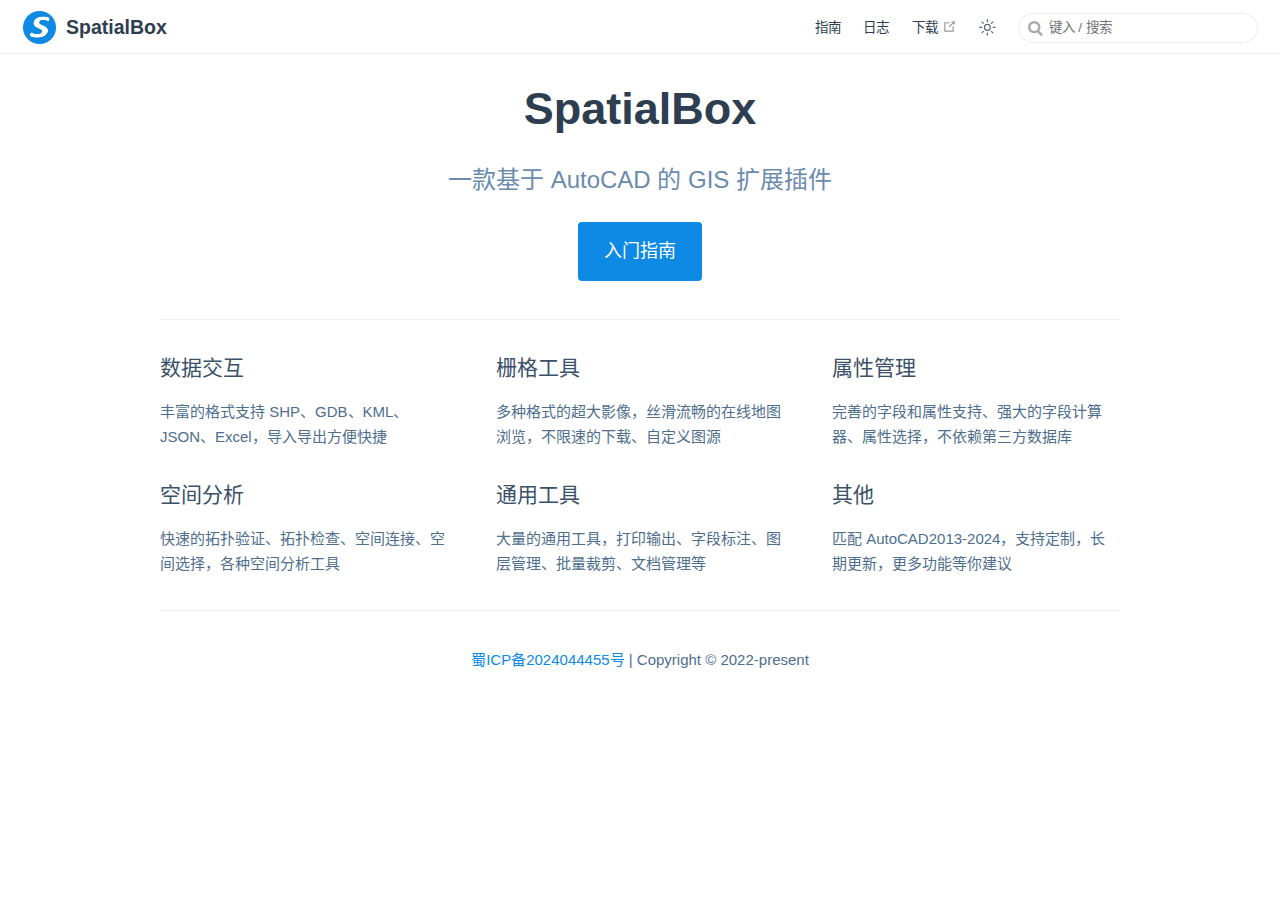
<file: index.html>
<!DOCTYPE html>
<html lang="zh-CN">
  <head>
    <meta charset="utf-8">
    <meta name="viewport" content="width=device-width,initial-scale=1">
    <meta name="generator" content="VuePress 2.0.0-beta.66">
    <style>
      :root {
        --c-bg: #fff;
      }
      html.dark {
        --c-bg: #22272e;
      }
      html, body {
        background-color: var(--c-bg);
      }
    </style>
    <script>
      const userMode = localStorage.getItem('vuepress-color-scheme');
			const systemDarkMode = window.matchMedia && window.matchMedia('(prefers-color-scheme: dark)').matches;
			if (userMode === 'dark' || (userMode !== 'light' && systemDarkMode)) {
				document.documentElement.classList.toggle('dark', true);
			}
    </script>
    <link rel="icon" href="/images/SpatialBox_Blue512.png"><title>SpatialBox</title><meta name="description" content="SpatialBox 站点">
    <link rel="preload" href="/assets/style-caf66d6e.css" as="style"><link rel="stylesheet" href="/assets/style-caf66d6e.css">
    <link rel="modulepreload" href="/assets/app-c80e1060.js"><link rel="modulepreload" href="/assets/index.html-de2405ad.js"><link rel="modulepreload" href="/assets/index.html-bfe0cf39.js"><link rel="prefetch" href="/assets/01data.html-61955d8d.js" as="script"><link rel="prefetch" href="/assets/02Xdata.html-6caaf5f4.js" as="script"><link rel="prefetch" href="/assets/03Spatial.html-f1142a07.js" as="script"><link rel="prefetch" href="/assets/04Raster.html-cd669383.js" as="script"><link rel="prefetch" href="/assets/05Editor.html-ac04d35b.js" as="script"><link rel="prefetch" href="/assets/06Lable.html-b2e95e61.js" as="script"><link rel="prefetch" href="/assets/07Genaral.html-db477477.js" as="script"><link rel="prefetch" href="/assets/08Others.html-074cb1cd.js" as="script"><link rel="prefetch" href="/assets/changelog.html-bbdc7a38.js" as="script"><link rel="prefetch" href="/assets/faq.html-3e23c862.js" as="script"><link rel="prefetch" href="/assets/index.html-f6ffc1e9.js" as="script"><link rel="prefetch" href="/assets/404.html-f9875e7b.js" as="script"><link rel="prefetch" href="/assets/01data.html-5c3c74d5.js" as="script"><link rel="prefetch" href="/assets/02Xdata.html-8e3cdddc.js" as="script"><link rel="prefetch" href="/assets/03Spatial.html-844b131a.js" as="script"><link rel="prefetch" href="/assets/04Raster.html-5404404f.js" as="script"><link rel="prefetch" href="/assets/05Editor.html-a14ab7dc.js" as="script"><link rel="prefetch" href="/assets/06Lable.html-e924ab30.js" as="script"><link rel="prefetch" href="/assets/07Genaral.html-c838f7e8.js" as="script"><link rel="prefetch" href="/assets/08Others.html-205118d9.js" as="script"><link rel="prefetch" href="/assets/changelog.html-41bee2a5.js" as="script"><link rel="prefetch" href="/assets/faq.html-8b32b93e.js" as="script"><link rel="prefetch" href="/assets/index.html-689842df.js" as="script"><link rel="prefetch" href="/assets/404.html-7650fa32.js" as="script">
  </head>
  <body>
    <div id="app"><!--[--><div class="theme-container no-sidebar"><!--[--><header class="navbar"><div class="toggle-sidebar-button" title="toggle sidebar" aria-expanded="false" role="button" tabindex="0"><div class="icon" aria-hidden="true"><span></span><span></span><span></span></div></div><span><a aria-current="page" href="/" class="router-link-active router-link-exact-active"><img class="logo" src="/images/SpatialBox_Blue512.png" alt="SpatialBox"><span class="site-name can-hide">SpatialBox</span></a></span><div class="navbar-items-wrapper" style=""><!--[--><!--]--><nav class="navbar-items can-hide"><!--[--><div class="navbar-item"><a href="/guide/" class="" aria-label="指南"><!--[--><!--]--> 指南 <!--[--><!--]--></a></div><div class="navbar-item"><a href="/guide/changelog" class="" aria-label="日志"><!--[--><!--]--> 日志 <!--[--><!--]--></a></div><div class="navbar-item"><a class="external-link" href="http://spatialbox.ysepan.com/" rel="noopener noreferrer" target="_blank" aria-label="下载"><!--[--><!--]--> 下载 <span><svg class="external-link-icon" xmlns="http://www.w3.org/2000/svg" aria-hidden="true" focusable="false" x="0px" y="0px" viewBox="0 0 100 100" width="15" height="15"><path fill="currentColor" d="M18.8,85.1h56l0,0c2.2,0,4-1.8,4-4v-32h-8v28h-48v-48h28v-8h-32l0,0c-2.2,0-4,1.8-4,4v56C14.8,83.3,16.6,85.1,18.8,85.1z"></path><polygon fill="currentColor" points="45.7,48.7 51.3,54.3 77.2,28.5 77.2,37.2 85.2,37.2 85.2,14.9 62.8,14.9 62.8,22.9 71.5,22.9"></polygon></svg><span class="external-link-icon-sr-only">open in new window</span></span><!--[--><!--]--></a></div><!--]--></nav><!--[--><!--]--><button class="toggle-color-mode-button" title="toggle color mode"><svg style="" class="icon" focusable="false" viewBox="0 0 32 32"><path d="M16 12.005a4 4 0 1 1-4 4a4.005 4.005 0 0 1 4-4m0-2a6 6 0 1 0 6 6a6 6 0 0 0-6-6z" fill="currentColor"></path><path d="M5.394 6.813l1.414-1.415l3.506 3.506L8.9 10.318z" fill="currentColor"></path><path d="M2 15.005h5v2H2z" fill="currentColor"></path><path d="M5.394 25.197L8.9 21.691l1.414 1.415l-3.506 3.505z" fill="currentColor"></path><path d="M15 25.005h2v5h-2z" fill="currentColor"></path><path d="M21.687 23.106l1.414-1.415l3.506 3.506l-1.414 1.414z" fill="currentColor"></path><path d="M25 15.005h5v2h-5z" fill="currentColor"></path><path d="M21.687 8.904l3.506-3.506l1.414 1.415l-3.506 3.505z" fill="currentColor"></path><path d="M15 2.005h2v5h-2z" fill="currentColor"></path></svg><svg style="display:none;" class="icon" focusable="false" viewBox="0 0 32 32"><path d="M13.502 5.414a15.075 15.075 0 0 0 11.594 18.194a11.113 11.113 0 0 1-7.975 3.39c-.138 0-.278.005-.418 0a11.094 11.094 0 0 1-3.2-21.584M14.98 3a1.002 1.002 0 0 0-.175.016a13.096 13.096 0 0 0 1.825 25.981c.164.006.328 0 .49 0a13.072 13.072 0 0 0 10.703-5.555a1.01 1.01 0 0 0-.783-1.565A13.08 13.08 0 0 1 15.89 4.38A1.015 1.015 0 0 0 14.98 3z" fill="currentColor"></path></svg></button><form class="search-box" role="search"><input type="search" placeholder="键入 / 搜索" autocomplete="off" spellcheck="false" value><!----></form></div></header><!--]--><div class="sidebar-mask"></div><!--[--><aside class="sidebar"><nav class="navbar-items"><!--[--><div class="navbar-item"><a href="/guide/" class="" aria-label="指南"><!--[--><!--]--> 指南 <!--[--><!--]--></a></div><div class="navbar-item"><a href="/guide/changelog" class="" aria-label="日志"><!--[--><!--]--> 日志 <!--[--><!--]--></a></div><div class="navbar-item"><a class="external-link" href="http://spatialbox.ysepan.com/" rel="noopener noreferrer" target="_blank" aria-label="下载"><!--[--><!--]--> 下载 <span><svg class="external-link-icon" xmlns="http://www.w3.org/2000/svg" aria-hidden="true" focusable="false" x="0px" y="0px" viewBox="0 0 100 100" width="15" height="15"><path fill="currentColor" d="M18.8,85.1h56l0,0c2.2,0,4-1.8,4-4v-32h-8v28h-48v-48h28v-8h-32l0,0c-2.2,0-4,1.8-4,4v56C14.8,83.3,16.6,85.1,18.8,85.1z"></path><polygon fill="currentColor" points="45.7,48.7 51.3,54.3 77.2,28.5 77.2,37.2 85.2,37.2 85.2,14.9 62.8,14.9 62.8,22.9 71.5,22.9"></polygon></svg><span class="external-link-icon-sr-only">open in new window</span></span><!--[--><!--]--></a></div><!--]--></nav><!--[--><!--]--><!----><!--[--><!--]--></aside><!--]--><!--[--><main class="home"><header class="hero"><!----><h1 id="main-title">SpatialBox</h1><p class="description">一款基于 AutoCAD 的 GIS 扩展插件</p><p class="actions"><!--[--><a href="/guide/" class="action-button primary" aria-label="入门指南"><!--[--><!--]--> 入门指南 <!--[--><!--]--></a><!--]--></p></header><div class="features"><!--[--><div class="feature"><h2>数据交互</h2><p>丰富的格式支持 SHP、GDB、KML、JSON、Excel，导入导出方便快捷</p></div><div class="feature"><h2>栅格工具</h2><p>多种格式的超大影像，丝滑流畅的在线地图浏览，不限速的下载、自定义图源</p></div><div class="feature"><h2>属性管理</h2><p>完善的字段和属性支持、强大的字段计算器、属性选择，不依赖第三方数据库</p></div><div class="feature"><h2>空间分析</h2><p>快速的拓扑验证、拓扑检查、空间连接、空间选择，各种空间分析工具</p></div><div class="feature"><h2>通用工具</h2><p>大量的通用工具，打印输出、字段标注、图层管理、批量裁剪、文档管理等</p></div><div class="feature"><h2>其他</h2><p>匹配 AutoCAD2013-2024，支持定制，长期更新，更多功能等你建议</p></div><!--]--></div><div class="theme-default-content"><div></div></div><!--[--><!-- eslint-disable-next-line vue/no-v-html --><div class="footer"><a href="https://beian.miit.gov.cn/" target="_blank">蜀ICP备2024044455号</a> | Copyright © 2022-present</div><!--]--></main><!--]--></div><!----><!--]--></div>
    <script type="module" src="/assets/app-c80e1060.js" defer></script>
  </body>
</html>
</file>
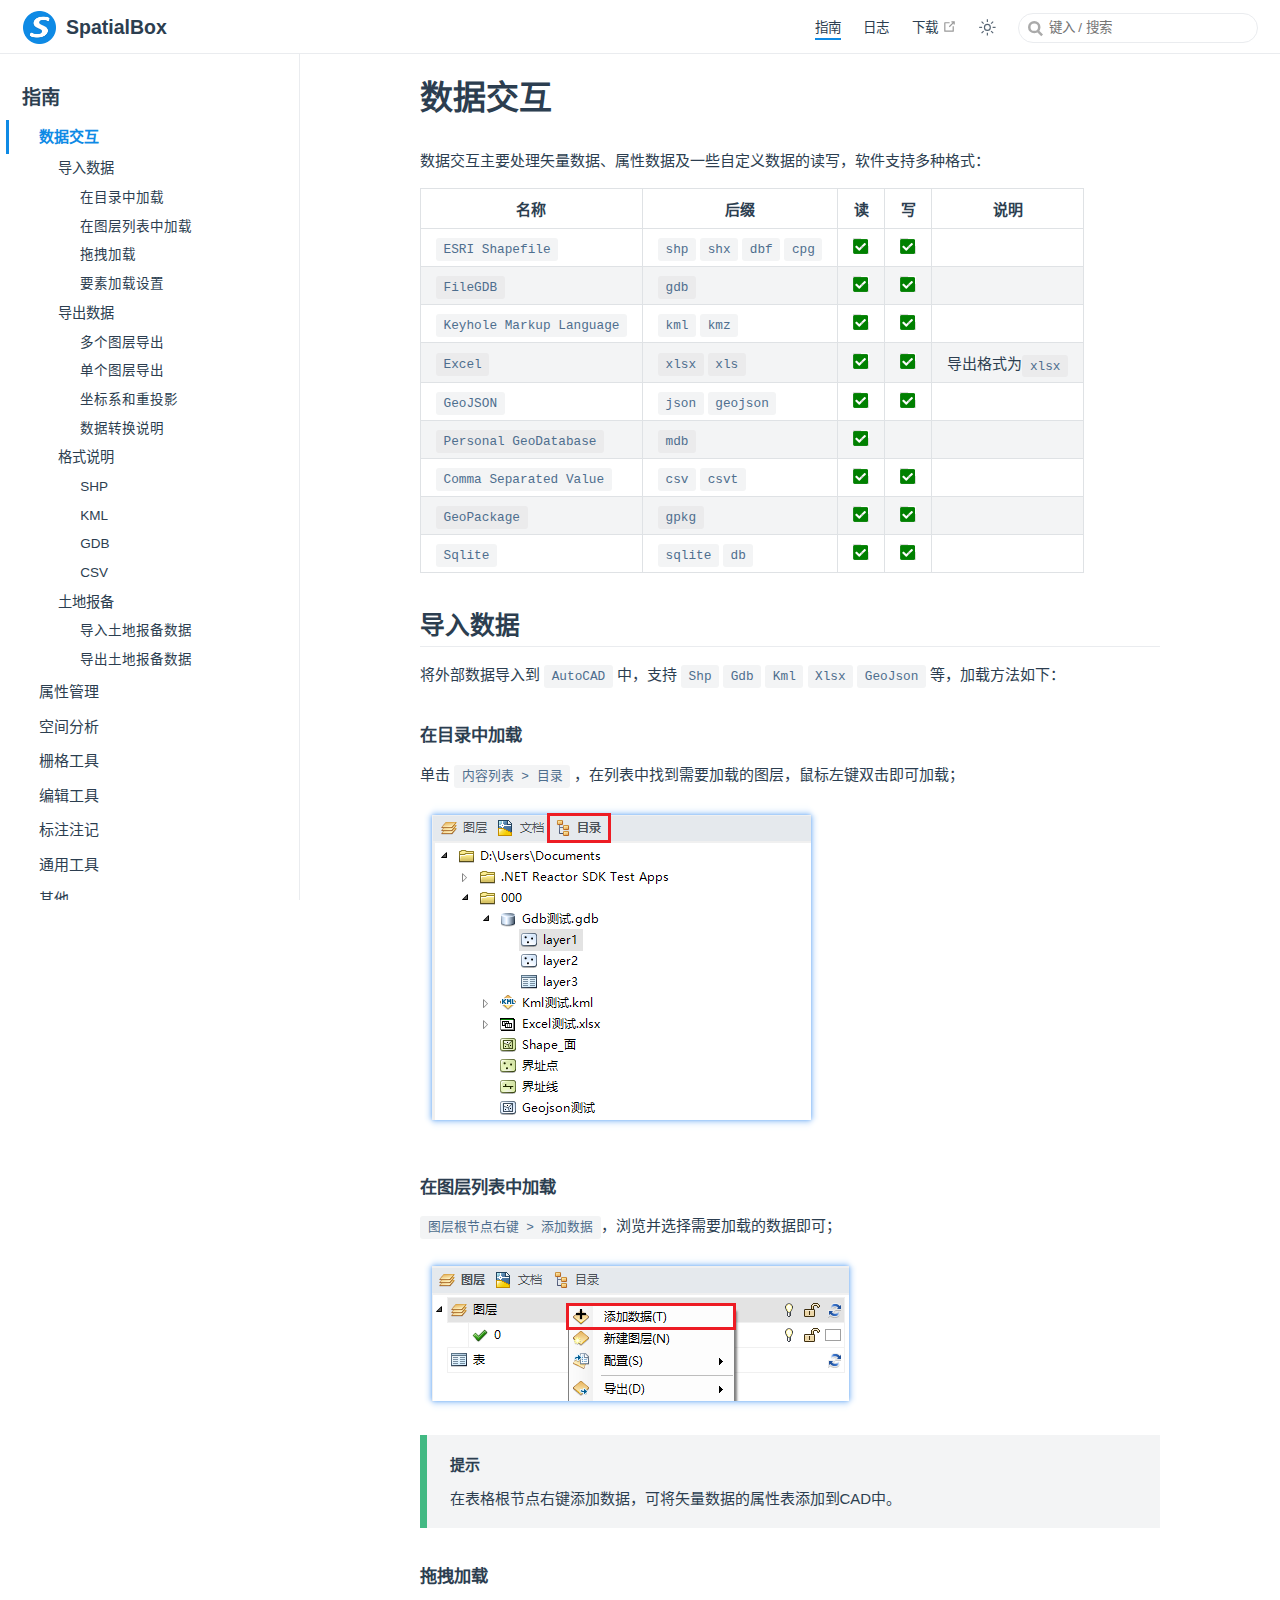
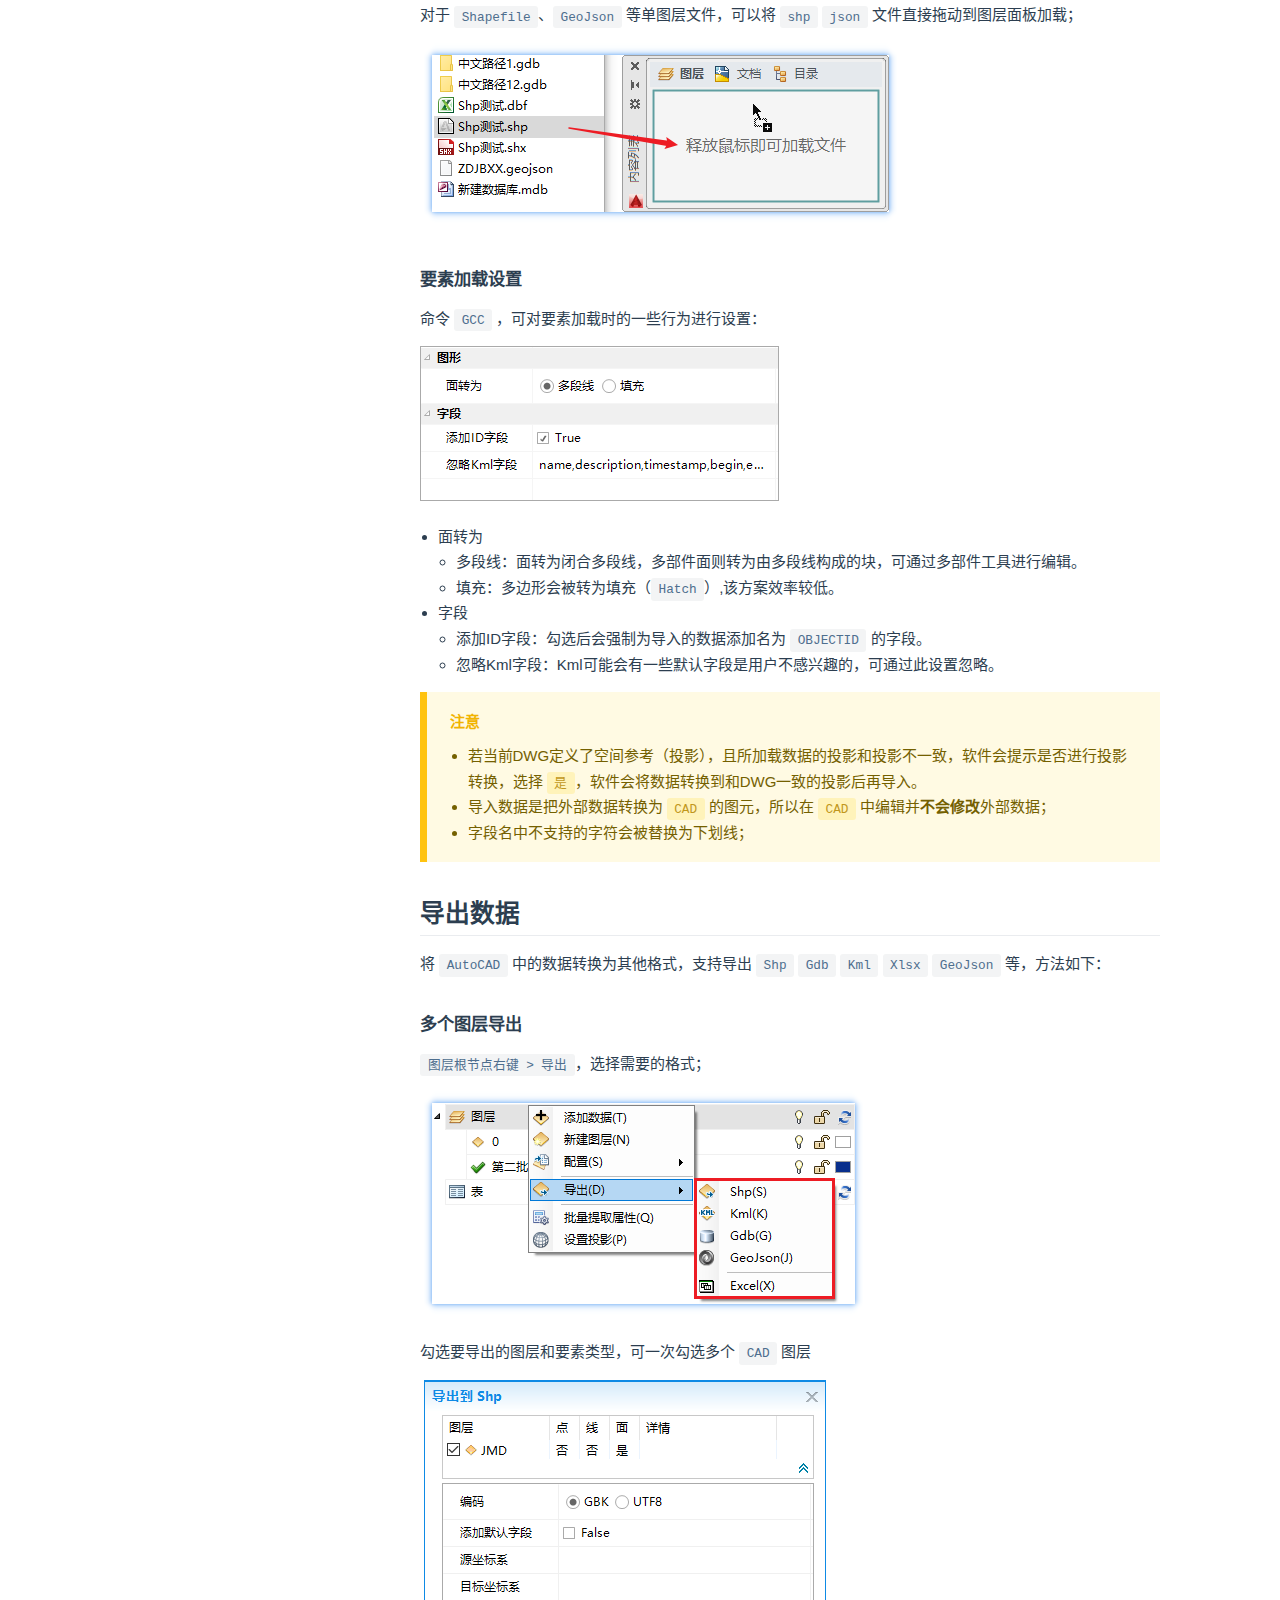
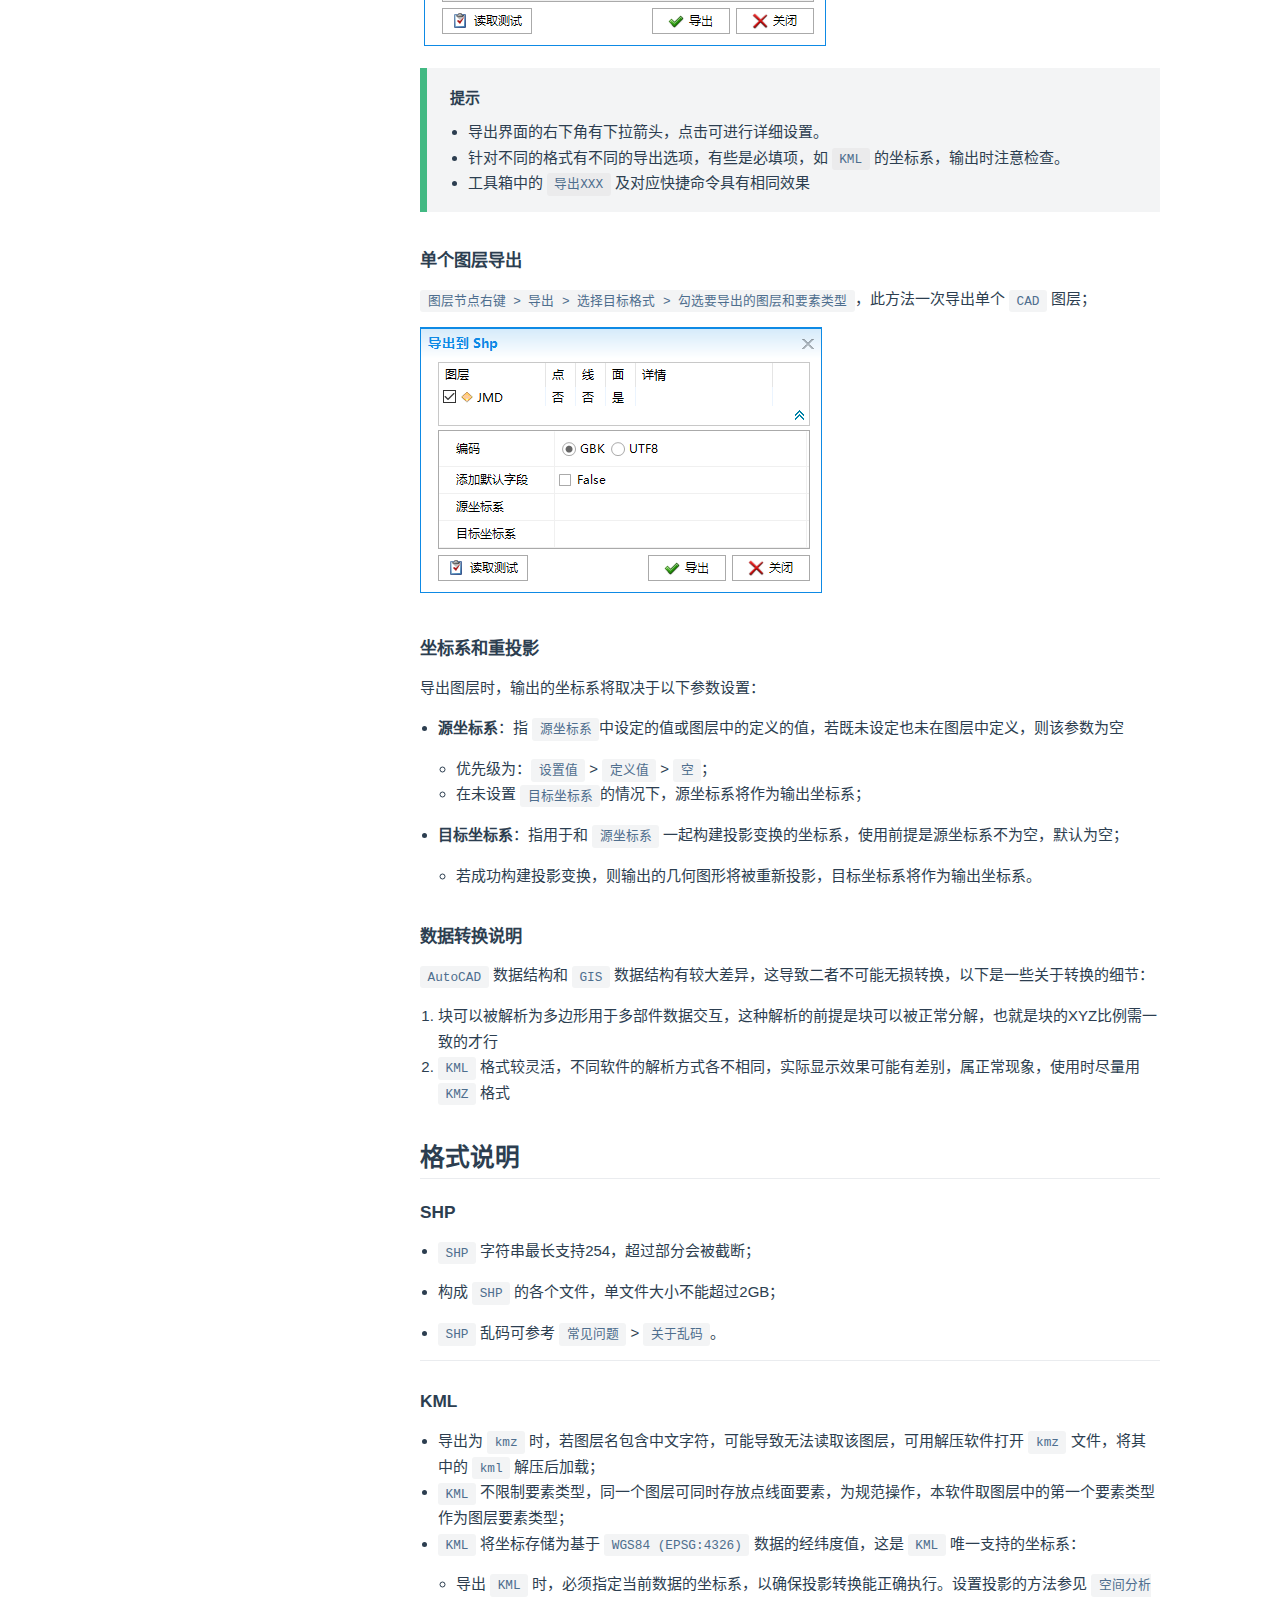
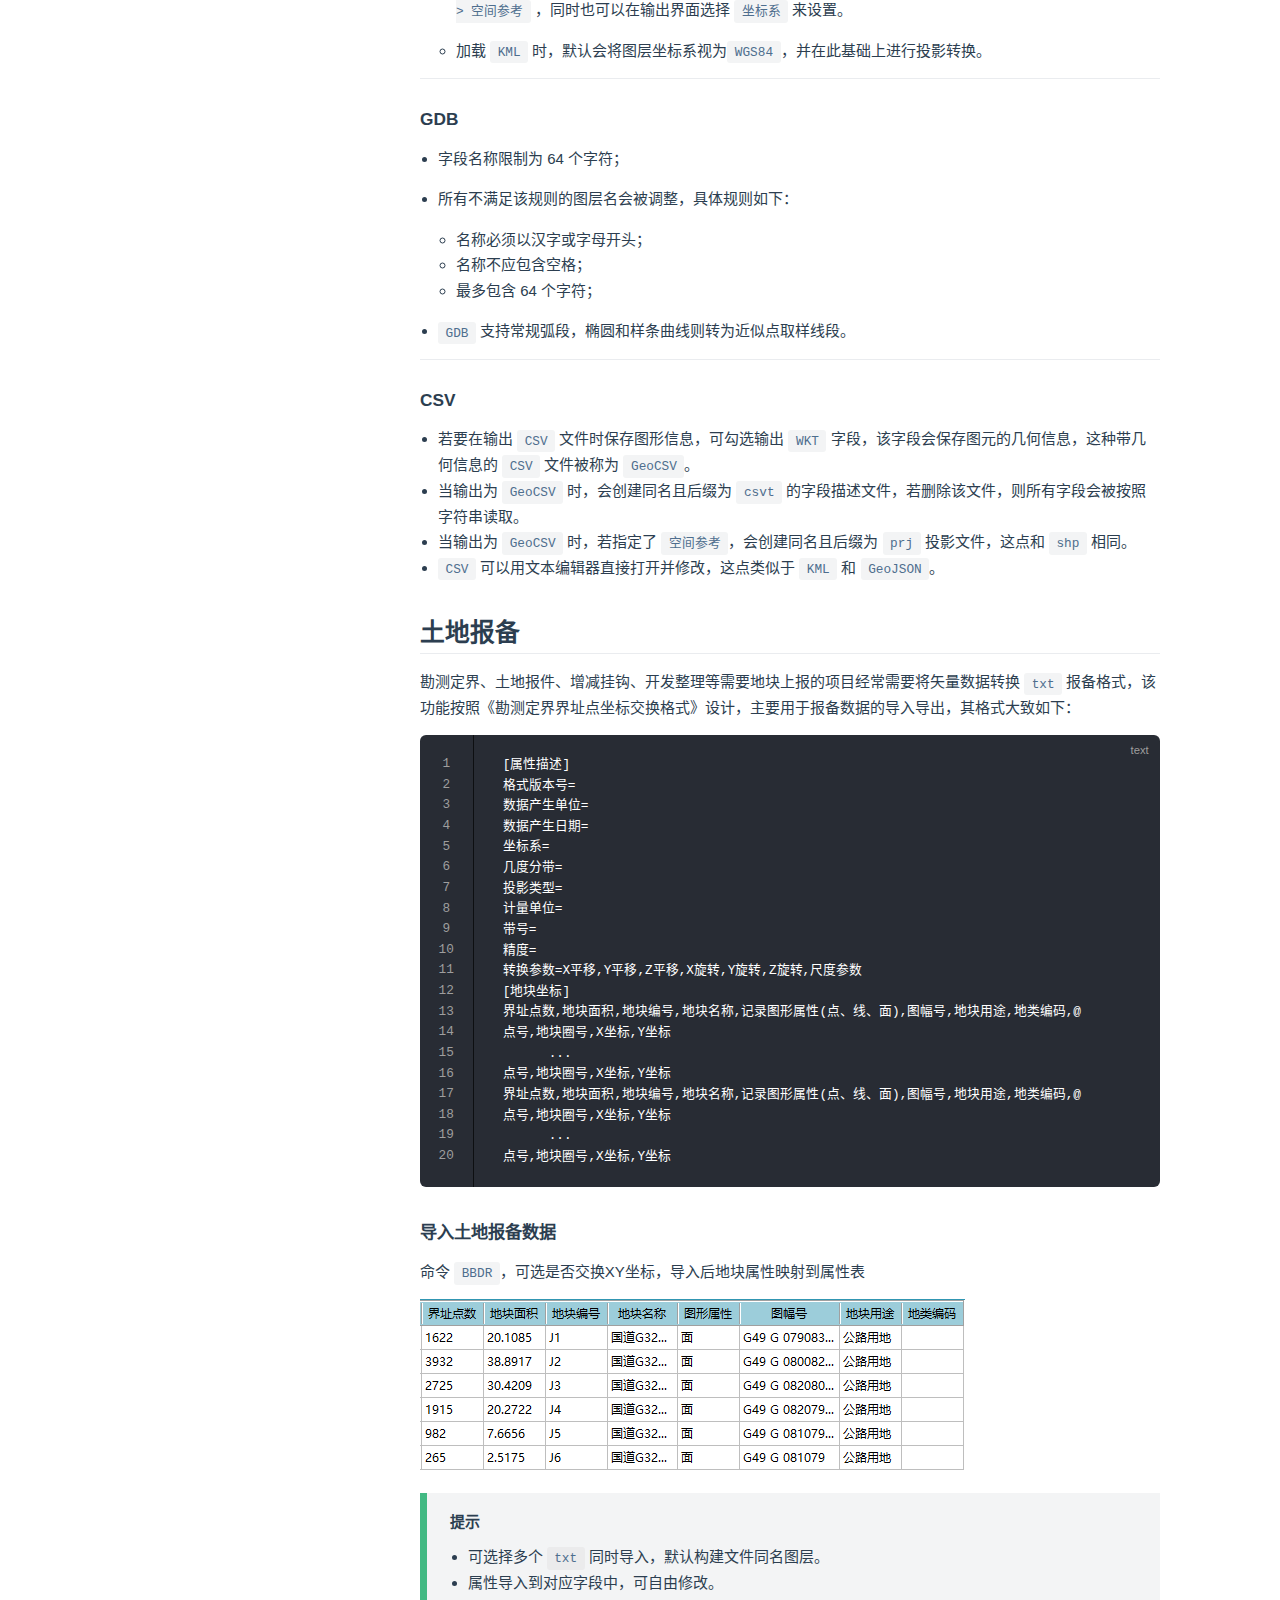
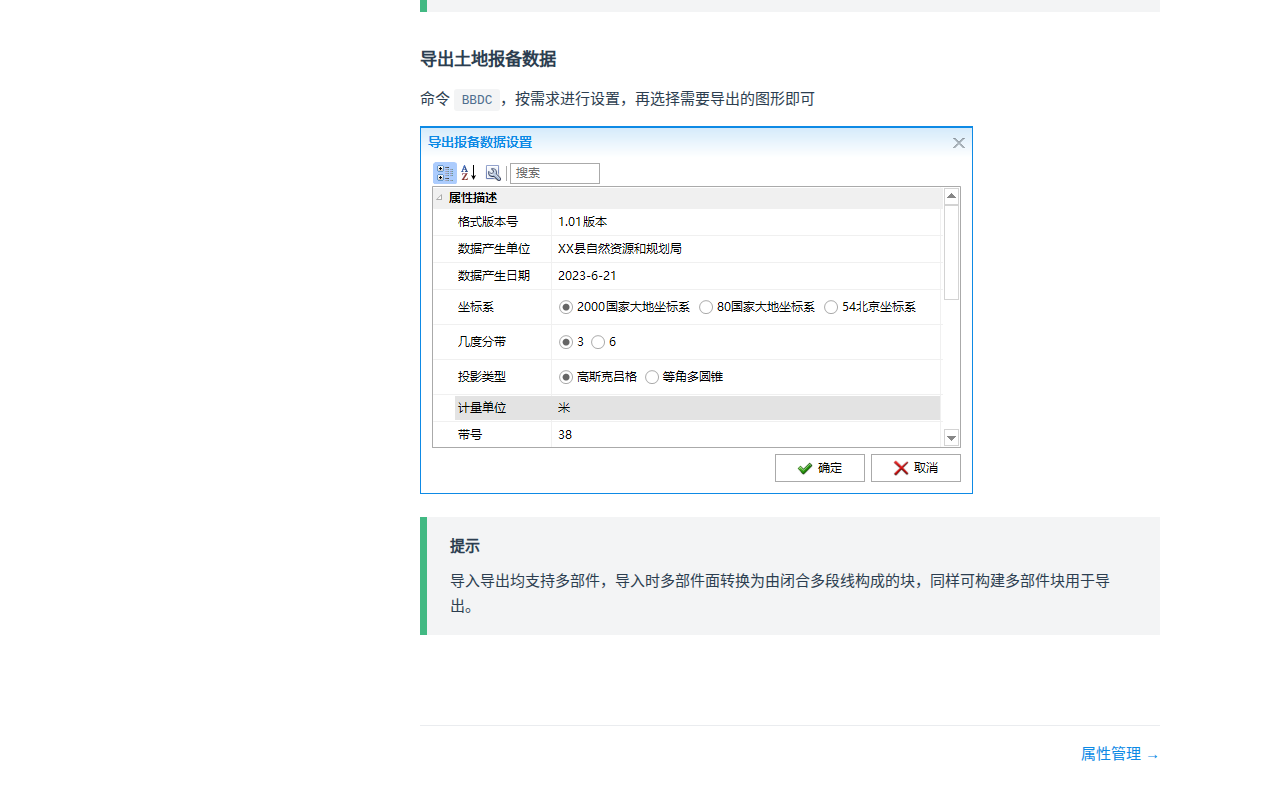
<file: guide/01data.html>
<!DOCTYPE html>
<html lang="zh-CN">
  <head>
    <meta charset="utf-8">
    <meta name="viewport" content="width=device-width,initial-scale=1">
    <meta name="generator" content="VuePress 2.0.0-beta.66">
    <style>
      :root {
        --c-bg: #fff;
      }
      html.dark {
        --c-bg: #22272e;
      }
      html, body {
        background-color: var(--c-bg);
      }
    </style>
    <script>
      const userMode = localStorage.getItem('vuepress-color-scheme');
			const systemDarkMode = window.matchMedia && window.matchMedia('(prefers-color-scheme: dark)').matches;
			if (userMode === 'dark' || (userMode !== 'light' && systemDarkMode)) {
				document.documentElement.classList.toggle('dark', true);
			}
    </script>
    <link rel="icon" href="/images/SpatialBox_Blue512.png"><title>数据交互 | SpatialBox</title><meta name="description" content="SpatialBox 站点">
    <link rel="preload" href="/assets/style-caf66d6e.css" as="style"><link rel="stylesheet" href="/assets/style-caf66d6e.css">
    <link rel="modulepreload" href="/assets/app-c80e1060.js"><link rel="modulepreload" href="/assets/01data.html-61955d8d.js"><link rel="modulepreload" href="/assets/01data.html-5c3c74d5.js"><link rel="modulepreload" href="/assets/0ok-181835d1.js"><link rel="modulepreload" href="/assets/0内容列表-目录-63164f69.js"><link rel="prefetch" href="/assets/index.html-bfe0cf39.js" as="script"><link rel="prefetch" href="/assets/02Xdata.html-6caaf5f4.js" as="script"><link rel="prefetch" href="/assets/03Spatial.html-f1142a07.js" as="script"><link rel="prefetch" href="/assets/04Raster.html-cd669383.js" as="script"><link rel="prefetch" href="/assets/05Editor.html-ac04d35b.js" as="script"><link rel="prefetch" href="/assets/06Lable.html-b2e95e61.js" as="script"><link rel="prefetch" href="/assets/07Genaral.html-db477477.js" as="script"><link rel="prefetch" href="/assets/08Others.html-074cb1cd.js" as="script"><link rel="prefetch" href="/assets/changelog.html-bbdc7a38.js" as="script"><link rel="prefetch" href="/assets/faq.html-3e23c862.js" as="script"><link rel="prefetch" href="/assets/index.html-f6ffc1e9.js" as="script"><link rel="prefetch" href="/assets/404.html-f9875e7b.js" as="script"><link rel="prefetch" href="/assets/index.html-de2405ad.js" as="script"><link rel="prefetch" href="/assets/02Xdata.html-8e3cdddc.js" as="script"><link rel="prefetch" href="/assets/03Spatial.html-844b131a.js" as="script"><link rel="prefetch" href="/assets/04Raster.html-5404404f.js" as="script"><link rel="prefetch" href="/assets/05Editor.html-a14ab7dc.js" as="script"><link rel="prefetch" href="/assets/06Lable.html-e924ab30.js" as="script"><link rel="prefetch" href="/assets/07Genaral.html-c838f7e8.js" as="script"><link rel="prefetch" href="/assets/08Others.html-205118d9.js" as="script"><link rel="prefetch" href="/assets/changelog.html-41bee2a5.js" as="script"><link rel="prefetch" href="/assets/faq.html-8b32b93e.js" as="script"><link rel="prefetch" href="/assets/index.html-689842df.js" as="script"><link rel="prefetch" href="/assets/404.html-7650fa32.js" as="script">
  </head>
  <body>
    <div id="app"><!--[--><div class="theme-container"><!--[--><header class="navbar"><div class="toggle-sidebar-button" title="toggle sidebar" aria-expanded="false" role="button" tabindex="0"><div class="icon" aria-hidden="true"><span></span><span></span><span></span></div></div><span><a href="/" class=""><img class="logo" src="/images/SpatialBox_Blue512.png" alt="SpatialBox"><span class="site-name can-hide">SpatialBox</span></a></span><div class="navbar-items-wrapper" style=""><!--[--><!--]--><nav class="navbar-items can-hide"><!--[--><div class="navbar-item"><a href="/guide/" class="router-link-active" aria-label="指南"><!--[--><!--]--> 指南 <!--[--><!--]--></a></div><div class="navbar-item"><a href="/guide/changelog" class="" aria-label="日志"><!--[--><!--]--> 日志 <!--[--><!--]--></a></div><div class="navbar-item"><a class="external-link" href="http://spatialbox.ysepan.com/" rel="noopener noreferrer" target="_blank" aria-label="下载"><!--[--><!--]--> 下载 <span><svg class="external-link-icon" xmlns="http://www.w3.org/2000/svg" aria-hidden="true" focusable="false" x="0px" y="0px" viewBox="0 0 100 100" width="15" height="15"><path fill="currentColor" d="M18.8,85.1h56l0,0c2.2,0,4-1.8,4-4v-32h-8v28h-48v-48h28v-8h-32l0,0c-2.2,0-4,1.8-4,4v56C14.8,83.3,16.6,85.1,18.8,85.1z"></path><polygon fill="currentColor" points="45.7,48.7 51.3,54.3 77.2,28.5 77.2,37.2 85.2,37.2 85.2,14.9 62.8,14.9 62.8,22.9 71.5,22.9"></polygon></svg><span class="external-link-icon-sr-only">open in new window</span></span><!--[--><!--]--></a></div><!--]--></nav><!--[--><!--]--><button class="toggle-color-mode-button" title="toggle color mode"><svg style="" class="icon" focusable="false" viewBox="0 0 32 32"><path d="M16 12.005a4 4 0 1 1-4 4a4.005 4.005 0 0 1 4-4m0-2a6 6 0 1 0 6 6a6 6 0 0 0-6-6z" fill="currentColor"></path><path d="M5.394 6.813l1.414-1.415l3.506 3.506L8.9 10.318z" fill="currentColor"></path><path d="M2 15.005h5v2H2z" fill="currentColor"></path><path d="M5.394 25.197L8.9 21.691l1.414 1.415l-3.506 3.505z" fill="currentColor"></path><path d="M15 25.005h2v5h-2z" fill="currentColor"></path><path d="M21.687 23.106l1.414-1.415l3.506 3.506l-1.414 1.414z" fill="currentColor"></path><path d="M25 15.005h5v2h-5z" fill="currentColor"></path><path d="M21.687 8.904l3.506-3.506l1.414 1.415l-3.506 3.505z" fill="currentColor"></path><path d="M15 2.005h2v5h-2z" fill="currentColor"></path></svg><svg style="display:none;" class="icon" focusable="false" viewBox="0 0 32 32"><path d="M13.502 5.414a15.075 15.075 0 0 0 11.594 18.194a11.113 11.113 0 0 1-7.975 3.39c-.138 0-.278.005-.418 0a11.094 11.094 0 0 1-3.2-21.584M14.98 3a1.002 1.002 0 0 0-.175.016a13.096 13.096 0 0 0 1.825 25.981c.164.006.328 0 .49 0a13.072 13.072 0 0 0 10.703-5.555a1.01 1.01 0 0 0-.783-1.565A13.08 13.08 0 0 1 15.89 4.38A1.015 1.015 0 0 0 14.98 3z" fill="currentColor"></path></svg></button><form class="search-box" role="search"><input type="search" placeholder="键入 / 搜索" autocomplete="off" spellcheck="false" value><!----></form></div></header><!--]--><div class="sidebar-mask"></div><!--[--><aside class="sidebar"><nav class="navbar-items"><!--[--><div class="navbar-item"><a href="/guide/" class="router-link-active" aria-label="指南"><!--[--><!--]--> 指南 <!--[--><!--]--></a></div><div class="navbar-item"><a href="/guide/changelog" class="" aria-label="日志"><!--[--><!--]--> 日志 <!--[--><!--]--></a></div><div class="navbar-item"><a class="external-link" href="http://spatialbox.ysepan.com/" rel="noopener noreferrer" target="_blank" aria-label="下载"><!--[--><!--]--> 下载 <span><svg class="external-link-icon" xmlns="http://www.w3.org/2000/svg" aria-hidden="true" focusable="false" x="0px" y="0px" viewBox="0 0 100 100" width="15" height="15"><path fill="currentColor" d="M18.8,85.1h56l0,0c2.2,0,4-1.8,4-4v-32h-8v28h-48v-48h28v-8h-32l0,0c-2.2,0-4,1.8-4,4v56C14.8,83.3,16.6,85.1,18.8,85.1z"></path><polygon fill="currentColor" points="45.7,48.7 51.3,54.3 77.2,28.5 77.2,37.2 85.2,37.2 85.2,14.9 62.8,14.9 62.8,22.9 71.5,22.9"></polygon></svg><span class="external-link-icon-sr-only">open in new window</span></span><!--[--><!--]--></a></div><!--]--></nav><!--[--><!--]--><ul class="sidebar-items"><!--[--><li><p tabindex="0" class="sidebar-item sidebar-heading active">指南 <!----></p><ul style="" class="sidebar-item-children"><!--[--><li><a aria-current="page" href="/guide/01data.html" class="router-link-active router-link-exact-active router-link-active sidebar-item active" aria-label="数据交互"><!--[--><!--]--> 数据交互 <!--[--><!--]--></a><ul style="" class="sidebar-item-children"><!--[--><li><a aria-current="page" href="/guide/01data.html#导入数据" class="router-link-active router-link-exact-active sidebar-item" aria-label="导入数据"><!--[--><!--]--> 导入数据 <!--[--><!--]--></a><ul style="" class="sidebar-item-children"><!--[--><li><a aria-current="page" href="/guide/01data.html#在目录中加载" class="router-link-active router-link-exact-active sidebar-item" aria-label="在目录中加载"><!--[--><!--]--> 在目录中加载 <!--[--><!--]--></a><!----></li><li><a aria-current="page" href="/guide/01data.html#在图层列表中加载" class="router-link-active router-link-exact-active sidebar-item" aria-label="在图层列表中加载"><!--[--><!--]--> 在图层列表中加载 <!--[--><!--]--></a><!----></li><li><a aria-current="page" href="/guide/01data.html#拖拽加载" class="router-link-active router-link-exact-active sidebar-item" aria-label="拖拽加载"><!--[--><!--]--> 拖拽加载 <!--[--><!--]--></a><!----></li><li><a aria-current="page" href="/guide/01data.html#要素加载设置" class="router-link-active router-link-exact-active sidebar-item" aria-label="要素加载设置"><!--[--><!--]--> 要素加载设置 <!--[--><!--]--></a><!----></li><!--]--></ul></li><li><a aria-current="page" href="/guide/01data.html#导出数据" class="router-link-active router-link-exact-active sidebar-item" aria-label="导出数据"><!--[--><!--]--> 导出数据 <!--[--><!--]--></a><ul style="" class="sidebar-item-children"><!--[--><li><a aria-current="page" href="/guide/01data.html#多个图层导出" class="router-link-active router-link-exact-active sidebar-item" aria-label="多个图层导出"><!--[--><!--]--> 多个图层导出 <!--[--><!--]--></a><!----></li><li><a aria-current="page" href="/guide/01data.html#单个图层导出" class="router-link-active router-link-exact-active sidebar-item" aria-label="单个图层导出"><!--[--><!--]--> 单个图层导出 <!--[--><!--]--></a><!----></li><li><a aria-current="page" href="/guide/01data.html#坐标系和重投影" class="router-link-active router-link-exact-active sidebar-item" aria-label="坐标系和重投影"><!--[--><!--]--> 坐标系和重投影 <!--[--><!--]--></a><!----></li><li><a aria-current="page" href="/guide/01data.html#数据转换说明" class="router-link-active router-link-exact-active sidebar-item" aria-label="数据转换说明"><!--[--><!--]--> 数据转换说明 <!--[--><!--]--></a><!----></li><!--]--></ul></li><li><a aria-current="page" href="/guide/01data.html#格式说明" class="router-link-active router-link-exact-active sidebar-item" aria-label="格式说明"><!--[--><!--]--> 格式说明 <!--[--><!--]--></a><ul style="" class="sidebar-item-children"><!--[--><li><a aria-current="page" href="/guide/01data.html#shp" class="router-link-active router-link-exact-active sidebar-item" aria-label="SHP"><!--[--><!--]--> SHP <!--[--><!--]--></a><!----></li><li><a aria-current="page" href="/guide/01data.html#kml" class="router-link-active router-link-exact-active sidebar-item" aria-label="KML"><!--[--><!--]--> KML <!--[--><!--]--></a><!----></li><li><a aria-current="page" href="/guide/01data.html#gdb" class="router-link-active router-link-exact-active sidebar-item" aria-label="GDB"><!--[--><!--]--> GDB <!--[--><!--]--></a><!----></li><li><a aria-current="page" href="/guide/01data.html#csv" class="router-link-active router-link-exact-active sidebar-item" aria-label="CSV"><!--[--><!--]--> CSV <!--[--><!--]--></a><!----></li><!--]--></ul></li><li><a aria-current="page" href="/guide/01data.html#土地报备" class="router-link-active router-link-exact-active sidebar-item" aria-label="土地报备"><!--[--><!--]--> 土地报备 <!--[--><!--]--></a><ul style="" class="sidebar-item-children"><!--[--><li><a aria-current="page" href="/guide/01data.html#导入土地报备数据" class="router-link-active router-link-exact-active sidebar-item" aria-label="导入土地报备数据"><!--[--><!--]--> 导入土地报备数据 <!--[--><!--]--></a><!----></li><li><a aria-current="page" href="/guide/01data.html#导出土地报备数据" class="router-link-active router-link-exact-active sidebar-item" aria-label="导出土地报备数据"><!--[--><!--]--> 导出土地报备数据 <!--[--><!--]--></a><!----></li><!--]--></ul></li><!--]--></ul></li><li><a href="/guide/02xdata.html" class="sidebar-item" aria-label="属性管理"><!--[--><!--]--> 属性管理 <!--[--><!--]--></a><!----></li><li><a href="/guide/03spatial.html" class="sidebar-item" aria-label="空间分析"><!--[--><!--]--> 空间分析 <!--[--><!--]--></a><!----></li><li><a href="/guide/04raster.html" class="sidebar-item" aria-label="栅格工具"><!--[--><!--]--> 栅格工具 <!--[--><!--]--></a><!----></li><li><a href="/guide/05editor.html" class="sidebar-item" aria-label="编辑工具"><!--[--><!--]--> 编辑工具 <!--[--><!--]--></a><!----></li><li><a href="/guide/06lable.html" class="sidebar-item" aria-label="标注注记"><!--[--><!--]--> 标注注记 <!--[--><!--]--></a><!----></li><li><a href="/guide/07genaral.html" class="sidebar-item" aria-label="通用工具"><!--[--><!--]--> 通用工具 <!--[--><!--]--></a><!----></li><li><a href="/guide/08others.html" class="sidebar-item" aria-label="其他"><!--[--><!--]--> 其他 <!--[--><!--]--></a><!----></li><li><a href="/guide/faq.html" class="sidebar-item" aria-label="常见问题"><!--[--><!--]--> 常见问题 <!--[--><!--]--></a><!----></li><!--]--></ul></li><li><p tabindex="0" class="sidebar-item sidebar-heading">更多 <!----></p><ul style="" class="sidebar-item-children"><!--[--><li><a href="/guide/changelog.html" class="sidebar-item" aria-label="更新日志"><!--[--><!--]--> 更新日志 <!--[--><!--]--></a><!----></li><!--]--></ul></li><!--]--></ul><!--[--><!--]--></aside><!--]--><!--[--><main class="page"><!--[--><!--]--><div class="theme-default-content"><!--[--><!--]--><div><h1 id="数据交互" tabindex="-1"><a class="header-anchor" href="#数据交互" aria-hidden="true">#</a> 数据交互</h1><p>数据交互主要处理矢量数据、属性数据及一些自定义数据的读写，软件支持多种格式：</p><table><thead><tr><th>名称</th><th>后缀</th><th>读</th><th>写</th><th>说明</th></tr></thead><tbody><tr><td><code>ESRI Shapefile</code></td><td><code>shp</code> <code>shx</code> <code>dbf</code> <code>cpg</code></td><td><img src="[data-uri]" alt="image"></td><td><img src="[data-uri]" alt="image"></td><td></td></tr><tr><td><code>FileGDB</code></td><td><code>gdb</code></td><td><img src="[data-uri]" alt="image"></td><td><img src="[data-uri]" alt="image"></td><td></td></tr><tr><td><code>Keyhole Markup Language</code></td><td><code>kml</code> <code>kmz</code></td><td><img src="[data-uri]" alt="image"></td><td><img src="[data-uri]" alt="image"></td><td></td></tr><tr><td><code>Excel</code></td><td><code>xlsx</code> <code>xls</code></td><td><img src="[data-uri]" alt="image"></td><td><img src="[data-uri]" alt="image"></td><td>导出格式为<code>xlsx</code></td></tr><tr><td><code>GeoJSON</code></td><td><code>json</code> <code>geojson</code></td><td><img src="[data-uri]" alt=""></td><td><img src="[data-uri]" alt="image"></td><td></td></tr><tr><td><code>Personal GeoDatabase</code></td><td><code>mdb</code></td><td><img src="[data-uri]" alt="image"></td><td></td><td></td></tr><tr><td><code>Comma Separated Value</code></td><td><code>csv</code> <code>csvt</code></td><td><img src="[data-uri]" alt="image"></td><td><img src="[data-uri]" alt="image"></td><td></td></tr><tr><td><code>GeoPackage</code></td><td><code>gpkg</code></td><td><img src="[data-uri]" alt="image"></td><td><img src="[data-uri]" alt="image"></td><td></td></tr><tr><td><code>Sqlite</code></td><td><code>sqlite</code> <code>db</code></td><td><img src="[data-uri]" alt="image"></td><td><img src="[data-uri]" alt="image"></td><td></td></tr></tbody></table><h2 id="导入数据" tabindex="-1"><a class="header-anchor" href="#导入数据" aria-hidden="true">#</a> 导入数据</h2><p>将外部数据导入到 <code>AutoCAD</code> 中，支持 <code>Shp</code> <code>Gdb</code> <code>Kml</code> <code>Xlsx</code> <code>GeoJson</code> 等，加载方法如下：</p><h4 id="在目录中加载" tabindex="-1"><a class="header-anchor" href="#在目录中加载" aria-hidden="true">#</a> 在目录中加载</h4><p>单击 <code>内容列表 &gt; 目录</code> ，在列表中找到需要加载的图层，鼠标左键双击即可加载；</p><p><img src="/assets/0内容列表-目录-db92e607.png" alt="image"></p><h4 id="在图层列表中加载" tabindex="-1"><a class="header-anchor" href="#在图层列表中加载" aria-hidden="true">#</a> 在图层列表中加载</h4><p><code>图层根节点右键 &gt; 添加数据</code>，浏览并选择需要加载的数据即可；</p><p><img src="/assets/0添加数据-98f9783f.png" alt="image"></p><div class="custom-container tip"><p class="custom-container-title">提示</p><p>在表格根节点右键添加数据，可将矢量数据的属性表添加到CAD中。</p></div><h4 id="拖拽加载" tabindex="-1"><a class="header-anchor" href="#拖拽加载" aria-hidden="true">#</a> 拖拽加载</h4><p>对于 <code>Shapefile</code>、<code>GeoJson</code> 等单图层文件，可以将 <code>shp</code> <code>json</code> 文件直接拖动到图层面板加载；</p><p><img src="/assets/0添加数据1-58761b8f.png" alt="image"></p><h4 id="要素加载设置" tabindex="-1"><a class="header-anchor" href="#要素加载设置" aria-hidden="true">#</a> 要素加载设置</h4><p>命令 <code>GCC</code> ，可对要素加载时的一些行为进行设置：</p><p><img src="/assets/0全局设置-c9b489d4.png" alt="image"></p><ul><li>面转为 <ul><li>多段线：面转为闭合多段线，多部件面则转为由多段线构成的块，可通过多部件工具进行编辑。</li><li>填充：多边形会被转为填充（<code>Hatch</code>）,该方案效率较低。</li></ul></li><li>字段 <ul><li>添加ID字段：勾选后会强制为导入的数据添加名为 <code>OBJECTID</code> 的字段。</li><li>忽略Kml字段：Kml可能会有一些默认字段是用户不感兴趣的，可通过此设置忽略。</li></ul></li></ul><div class="custom-container warning"><p class="custom-container-title">注意</p><ul><li>若当前DWG定义了空间参考（投影），且所加载数据的投影和投影不一致，软件会提示是否进行投影转换，选择 <code>是</code>，软件会将数据转换到和DWG一致的投影后再导入。</li><li>导入数据是把外部数据转换为 <code>CAD</code> 的图元，所以在 <code>CAD</code> 中编辑并<strong>不会修改</strong>外部数据；</li><li>字段名中不支持的字符会被替换为下划线；</li></ul></div><h2 id="导出数据" tabindex="-1"><a class="header-anchor" href="#导出数据" aria-hidden="true">#</a> 导出数据</h2><p>将 <code>AutoCAD</code> 中的数据转换为其他格式，支持导出 <code>Shp</code> <code>Gdb</code> <code>Kml</code> <code>Xlsx</code> <code>GeoJson</code> 等，方法如下：</p><h4 id="多个图层导出" tabindex="-1"><a class="header-anchor" href="#多个图层导出" aria-hidden="true">#</a> 多个图层导出</h4><p><code>图层根节点右键 &gt; 导出</code>，选择需要的格式；</p><p><img src="/assets/0导出数据1-52536232.png" alt="image"></p><p>勾选要导出的图层和要素类型，可一次勾选多个 <code>CAD</code> 图层</p><p>​ <img src="/assets/0导出SHP设置-95883050.png" alt="image"></p><div class="custom-container tip"><p class="custom-container-title">提示</p><ul><li>导出界面的右下角有下拉箭头，点击可进行详细设置。</li><li>针对不同的格式有不同的导出选项，有些是必填项，如 <code>KML</code> 的坐标系，输出时注意检查。</li><li>工具箱中的 <code>导出XXX</code> 及对应快捷命令具有相同效果</li></ul></div><h4 id="单个图层导出" tabindex="-1"><a class="header-anchor" href="#单个图层导出" aria-hidden="true">#</a> 单个图层导出</h4><p><code>图层节点右键 &gt; 导出 &gt; 选择目标格式 &gt; 勾选要导出的图层和要素类型</code>，此方法一次导出单个 <code>CAD</code> 图层；</p><p><img src="/assets/0导出SHP设置-95883050.png" alt="image"></p><h4 id="坐标系和重投影" tabindex="-1"><a class="header-anchor" href="#坐标系和重投影" aria-hidden="true">#</a> 坐标系和重投影</h4><p>导出图层时，输出的坐标系将取决于以下参数设置：</p><ul><li><p><strong>源坐标系</strong>：指 <code>源坐标系</code>中设定的值或图层中的定义的值，若既未设定也未在图层中定义，则该参数为空</p><ul><li>优先级为：<code>设置值</code> &gt; <code>定义值</code> &gt; <code>空</code>；</li><li>在未设置 <code>目标坐标系</code>的情况下，源坐标系将作为输出坐标系；</li></ul></li><li><p><strong>目标坐标系</strong>：指用于和 <code>源坐标系</code> 一起构建投影变换的坐标系，使用前提是源坐标系不为空，默认为空；</p><ul><li>若成功构建投影变换，则输出的几何图形将被重新投影，目标坐标系将作为输出坐标系。</li></ul></li></ul><h4 id="数据转换说明" tabindex="-1"><a class="header-anchor" href="#数据转换说明" aria-hidden="true">#</a> 数据转换说明</h4><p><code>AutoCAD</code> 数据结构和 <code>GIS</code> 数据结构有较大差异，这导致二者不可能无损转换，以下是一些关于转换的细节：</p><ol><li>块可以被解析为多边形用于多部件数据交互，这种解析的前提是块可以被正常分解，也就是块的XYZ比例需一致的才行</li><li><code>KML</code> 格式较灵活，不同软件的解析方式各不相同，实际显示效果可能有差别，属正常现象，使用时尽量用 <code>KMZ</code> 格式</li></ol><h2 id="格式说明" tabindex="-1"><a class="header-anchor" href="#格式说明" aria-hidden="true">#</a> 格式说明</h2><h4 id="shp" tabindex="-1"><a class="header-anchor" href="#shp" aria-hidden="true">#</a> SHP</h4><ul><li><p><code>SHP</code> 字符串最长支持254，超过部分会被截断；</p></li><li><p>构成 <code>SHP</code> 的各个文件，单文件大小不能超过2GB；</p></li><li><p><code>SHP</code> 乱码可参考 <code>常见问题</code> &gt; <code>关于乱码</code>。</p></li></ul><hr><h4 id="kml" tabindex="-1"><a class="header-anchor" href="#kml" aria-hidden="true">#</a> KML</h4><ul><li>导出为 <code>kmz</code> 时，若图层名包含中文字符，可能导致无法读取该图层，可用解压软件打开 <code>kmz</code> 文件，将其中的 <code>kml</code> 解压后加载；</li><li><code>KML</code> 不限制要素类型，同一个图层可同时存放点线面要素，为规范操作，本软件取图层中的第一个要素类型作为图层要素类型；</li><li><code>KML</code> 将坐标存储为基于 <code>WGS84 (EPSG:4326)</code> 数据的经纬度值，这是 <code>KML</code> 唯一支持的坐标系： <ul><li><p>导出 <code>KML</code> 时，必须指定当前数据的坐标系，以确保投影转换能正确执行。设置投影的方法参见 <code>空间分析 &gt; 空间参考</code> ，同时也可以在输出界面选择 <code>坐标系</code> 来设置。</p></li><li><p>加载 <code>KML</code> 时，默认会将图层坐标系视为<code>WGS84</code>，并在此基础上进行投影转换。</p></li></ul></li></ul><hr><h4 id="gdb" tabindex="-1"><a class="header-anchor" href="#gdb" aria-hidden="true">#</a> GDB</h4><ul><li><p>字段名称限制为 64 个字符；</p></li><li><p>所有不满足该规则的图层名会被调整，具体规则如下：</p><ul><li>名称必须以汉字或字母开头；</li><li>名称不应包含空格；</li><li>最多包含 64 个字符；</li></ul></li><li><p><code>GDB</code> 支持常规弧段，椭圆和样条曲线则转为近似点取样线段。</p></li></ul><hr><h4 id="csv" tabindex="-1"><a class="header-anchor" href="#csv" aria-hidden="true">#</a> CSV</h4><ul><li>若要在输出 <code>CSV</code> 文件时保存图形信息，可勾选输出 <code>WKT</code> 字段，该字段会保存图元的几何信息，这种带几何信息的 <code>CSV</code> 文件被称为 <code>GeoCSV</code>。</li><li>当输出为 <code>GeoCSV</code> 时，会创建同名且后缀为 <code>csvt</code> 的字段描述文件，若删除该文件，则所有字段会被按照字符串读取。</li><li>当输出为 <code>GeoCSV</code> 时，若指定了 <a href="#%E7%A9%BA%E9%97%B4%E5%8F%82%E8%80%83"><code>空间参考</code></a>，会创建同名且后缀为 <code>prj</code> 投影文件，这点和 <code>shp</code> 相同。</li><li><code>CSV</code> 可以用文本编辑器直接打开并修改，这点类似于 <code>KML</code> 和 <code>GeoJSON</code>。</li></ul><h2 id="土地报备" tabindex="-1"><a class="header-anchor" href="#土地报备" aria-hidden="true">#</a> 土地报备</h2><p>勘测定界、土地报件、增减挂钩、开发整理等需要地块上报的项目经常需要将矢量数据转换 <code>txt</code> 报备格式，该功能按照《勘测定界界址点坐标交换格式》设计，主要用于报备数据的导入导出，其格式大致如下：</p><div class="language-text line-numbers-mode" data-ext="text"><pre class="language-text"><code>  [属性描述]
  格式版本号=
  数据产生单位=
  数据产生日期=
  坐标系=
  几度分带=
  投影类型=
  计量单位=
  带号=
  精度=
  转换参数=X平移,Y平移,Z平移,X旋转,Y旋转,Z旋转,尺度参数
  [地块坐标]
  界址点数,地块面积,地块编号,地块名称,记录图形属性(点、线、面),图幅号,地块用途,地类编码,@
  点号,地块圈号,X坐标,Y坐标
        ...
  点号,地块圈号,X坐标,Y坐标
  界址点数,地块面积,地块编号,地块名称,记录图形属性(点、线、面),图幅号,地块用途,地类编码,@
  点号,地块圈号,X坐标,Y坐标
        ...
  点号,地块圈号,X坐标,Y坐标
</code></pre><div class="line-numbers" aria-hidden="true"><div class="line-number"></div><div class="line-number"></div><div class="line-number"></div><div class="line-number"></div><div class="line-number"></div><div class="line-number"></div><div class="line-number"></div><div class="line-number"></div><div class="line-number"></div><div class="line-number"></div><div class="line-number"></div><div class="line-number"></div><div class="line-number"></div><div class="line-number"></div><div class="line-number"></div><div class="line-number"></div><div class="line-number"></div><div class="line-number"></div><div class="line-number"></div><div class="line-number"></div></div></div><h4 id="导入土地报备数据" tabindex="-1"><a class="header-anchor" href="#导入土地报备数据" aria-hidden="true">#</a> 导入土地报备数据</h4><p>命令 <code>BBDR</code>，可选是否交换XY坐标，导入后地块属性映射到属性表</p><p><img src="/assets/0报备导入_字段-c1a75669.png" alt="image"></p><div class="custom-container tip"><p class="custom-container-title">提示</p><ul><li>可选择多个 <code>txt</code> 同时导入，默认构建文件同名图层。</li><li>属性导入到对应字段中，可自由修改。</li></ul></div><h4 id="导出土地报备数据" tabindex="-1"><a class="header-anchor" href="#导出土地报备数据" aria-hidden="true">#</a> 导出土地报备数据</h4><p>命令 <code>BBDC</code>，按需求进行设置，再选择需要导出的图形即可</p><p><img src="/assets/0报备导出-fcd6a74d.png" alt="image"></p><div class="custom-container tip"><p class="custom-container-title">提示</p><p>导入导出均支持多部件，导入时多部件面转换为由闭合多段线构成的块，同样可构建多部件块用于导出。</p></div></div><!--[--><!--]--></div><footer class="page-meta"><!----><!----><!----></footer><nav class="page-nav"><p class="inner"><!----><span class="next"><a href="/guide/02xdata.html" class="" aria-label="属性管理"><!--[--><!--]--> 属性管理 <!--[--><!--]--></a></span></p></nav><!--[--><!--]--></main><!--]--></div><!----><!--]--></div>
    <script type="module" src="/assets/app-c80e1060.js" defer></script>
  </body>
</html>
</file>
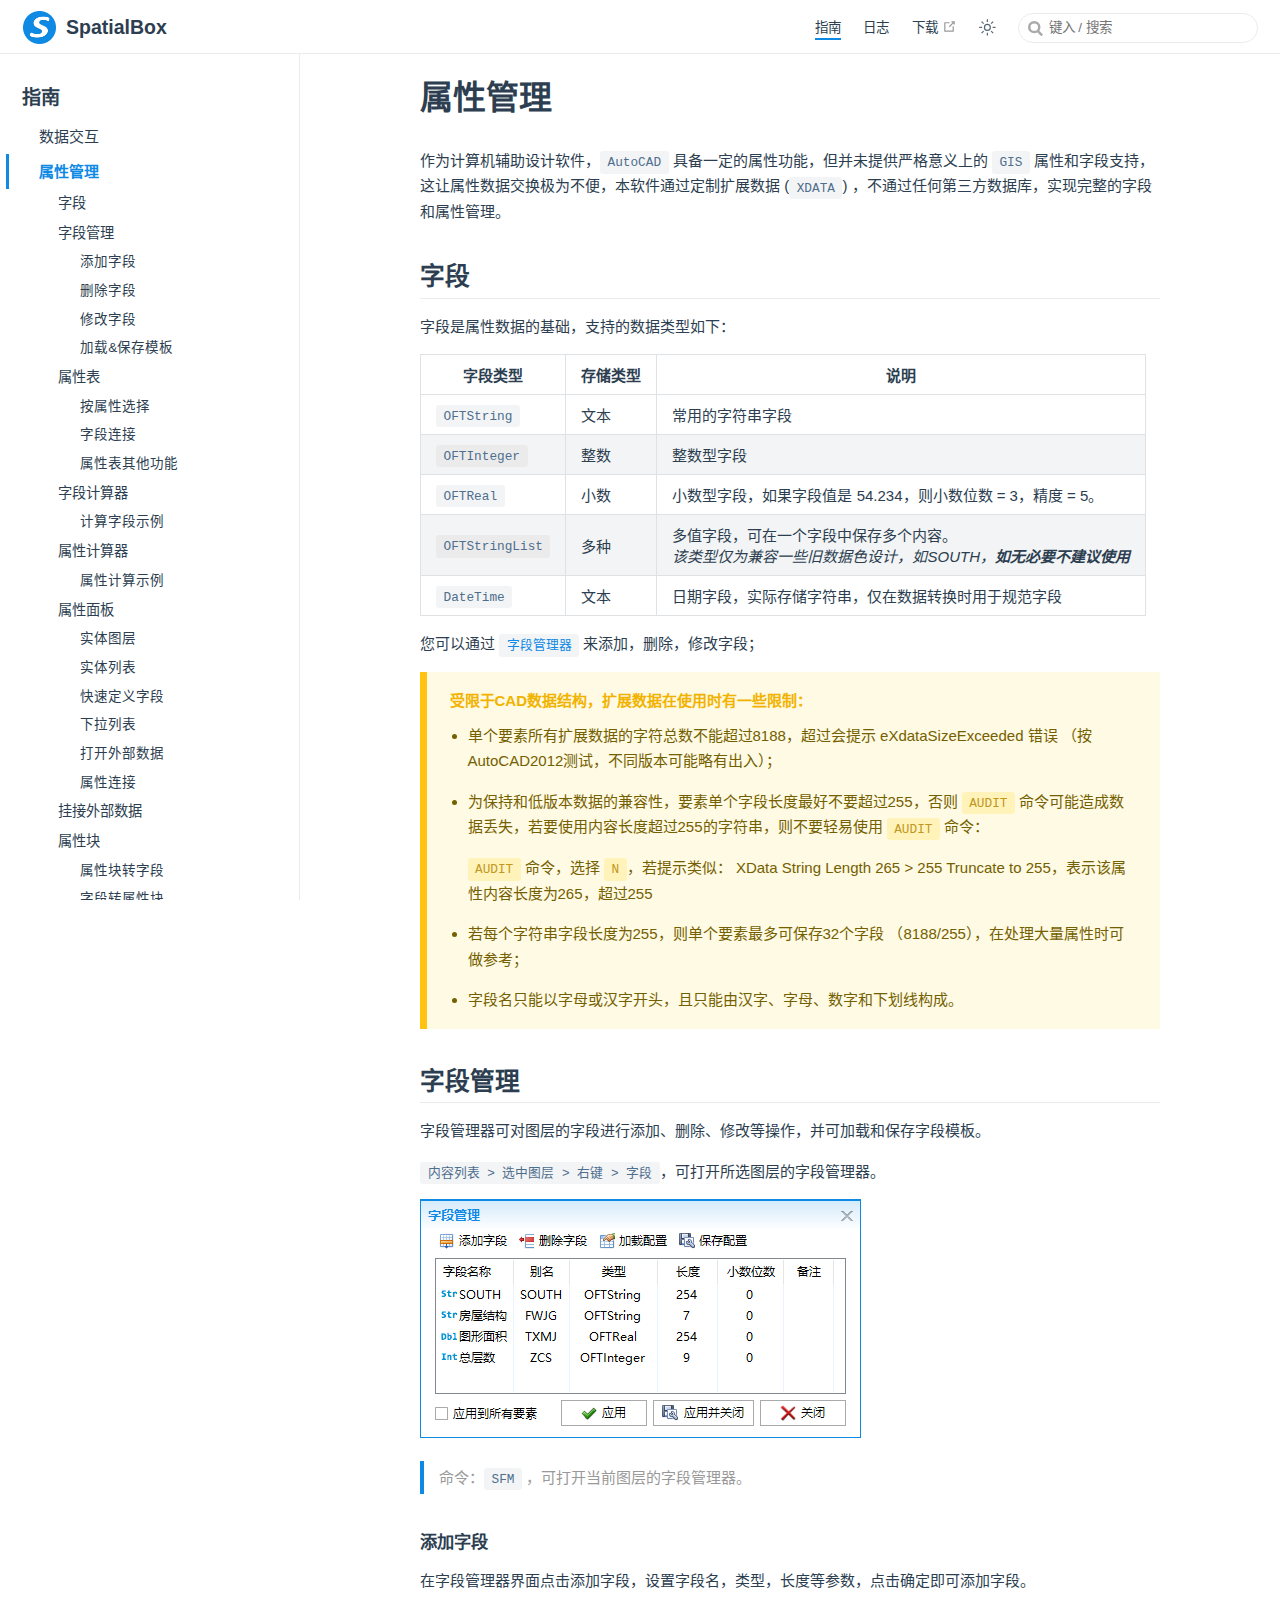
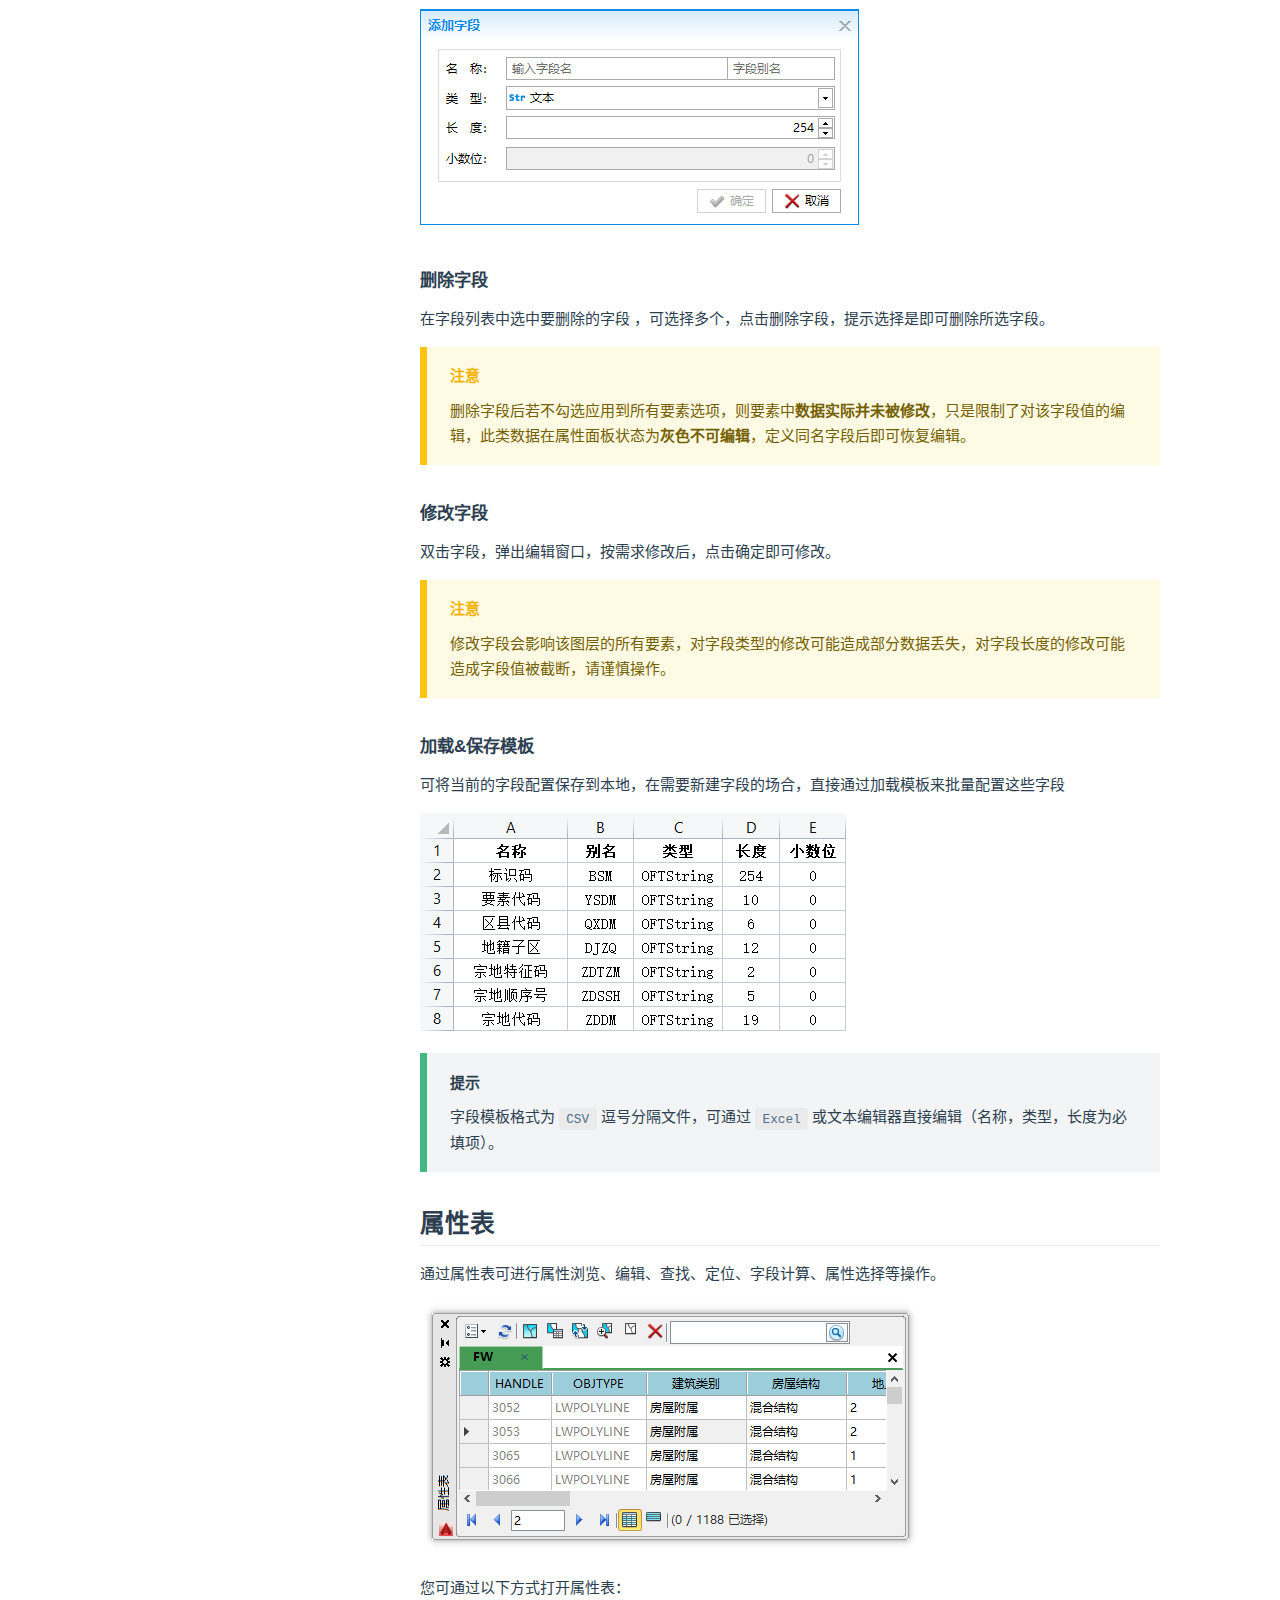
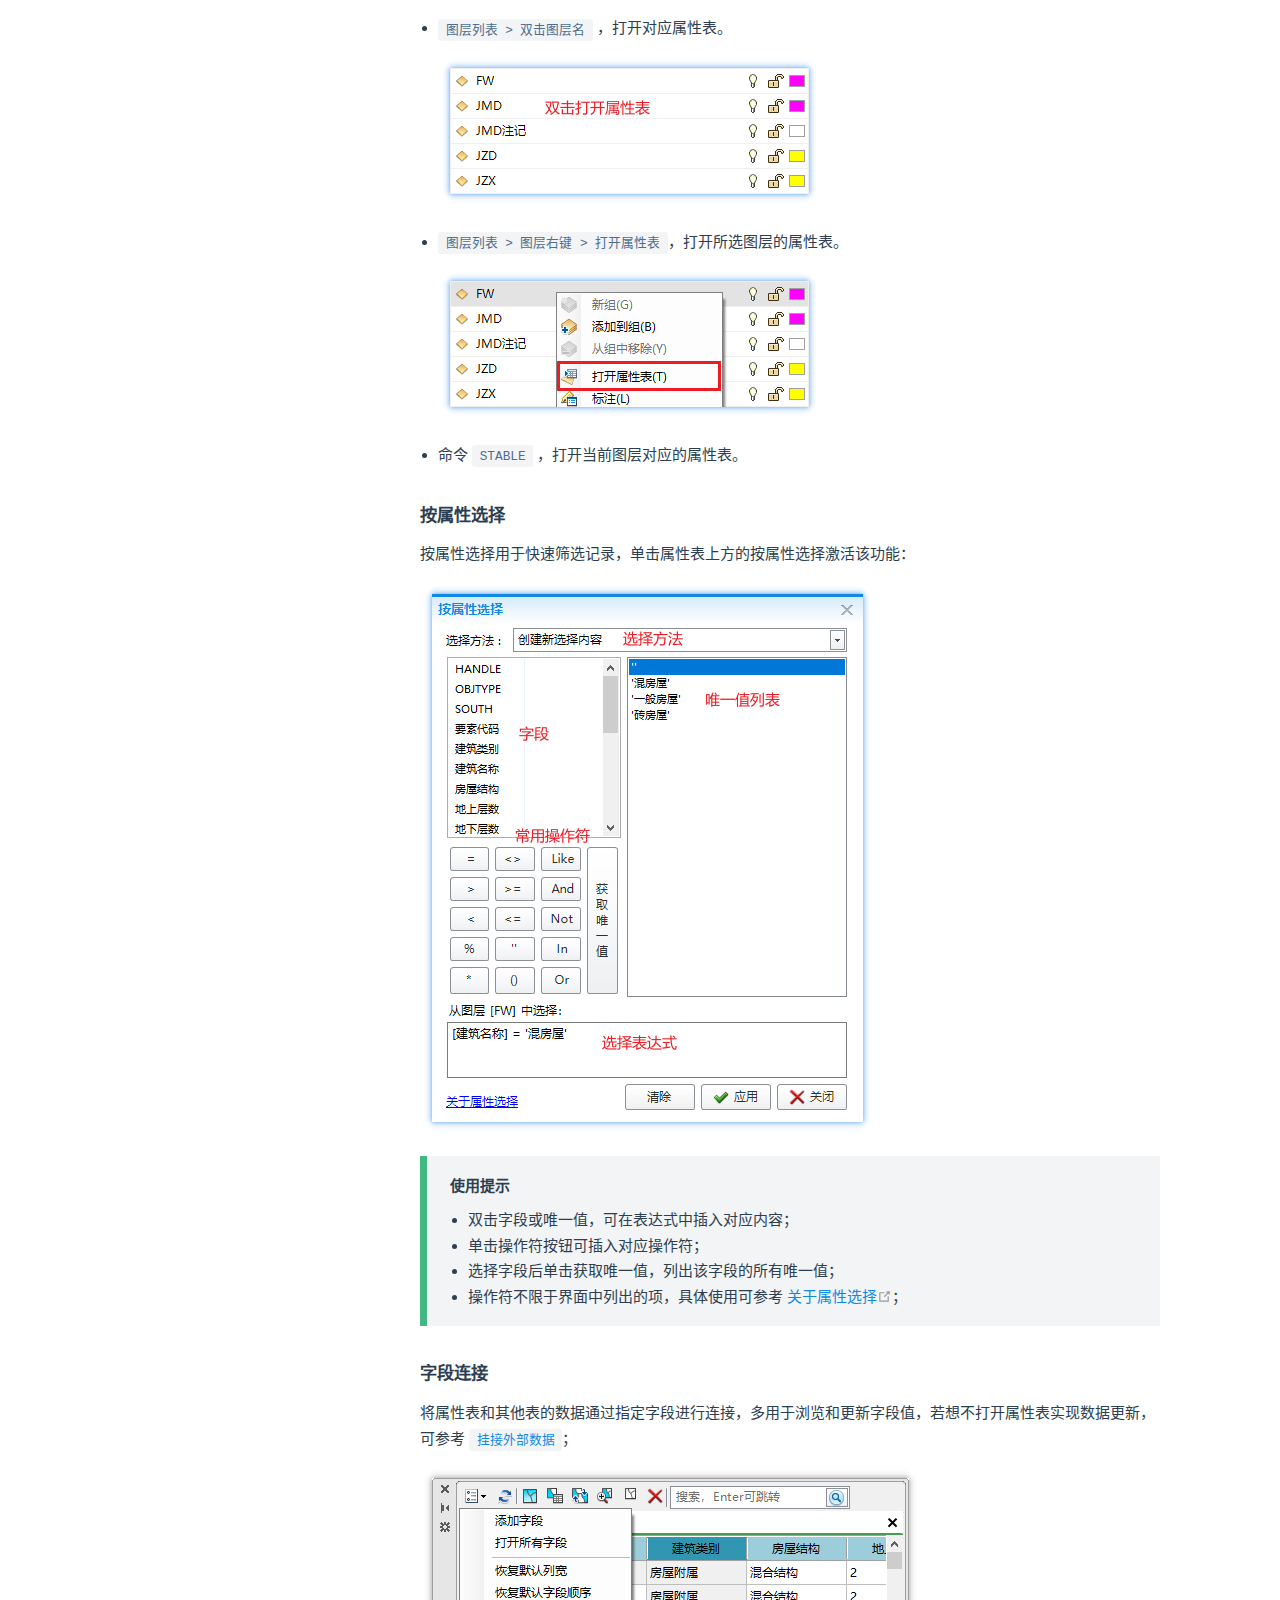
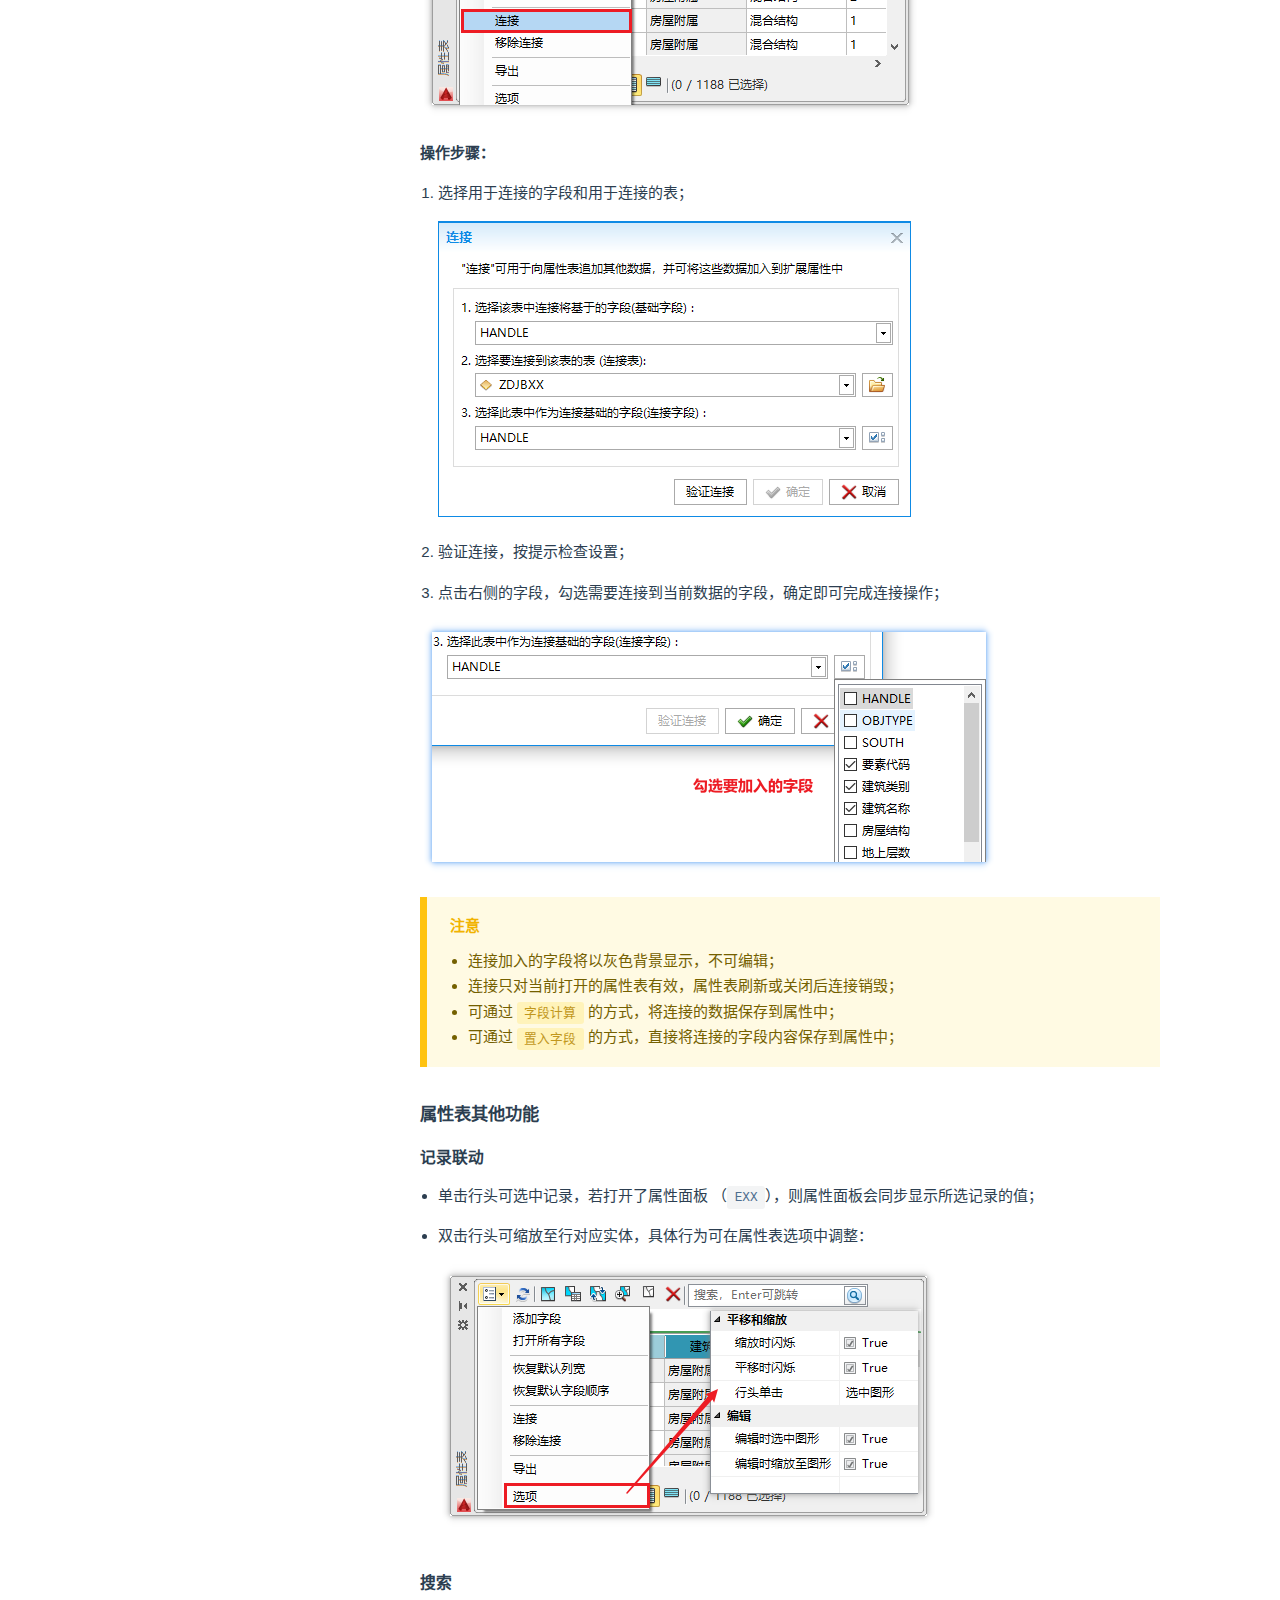
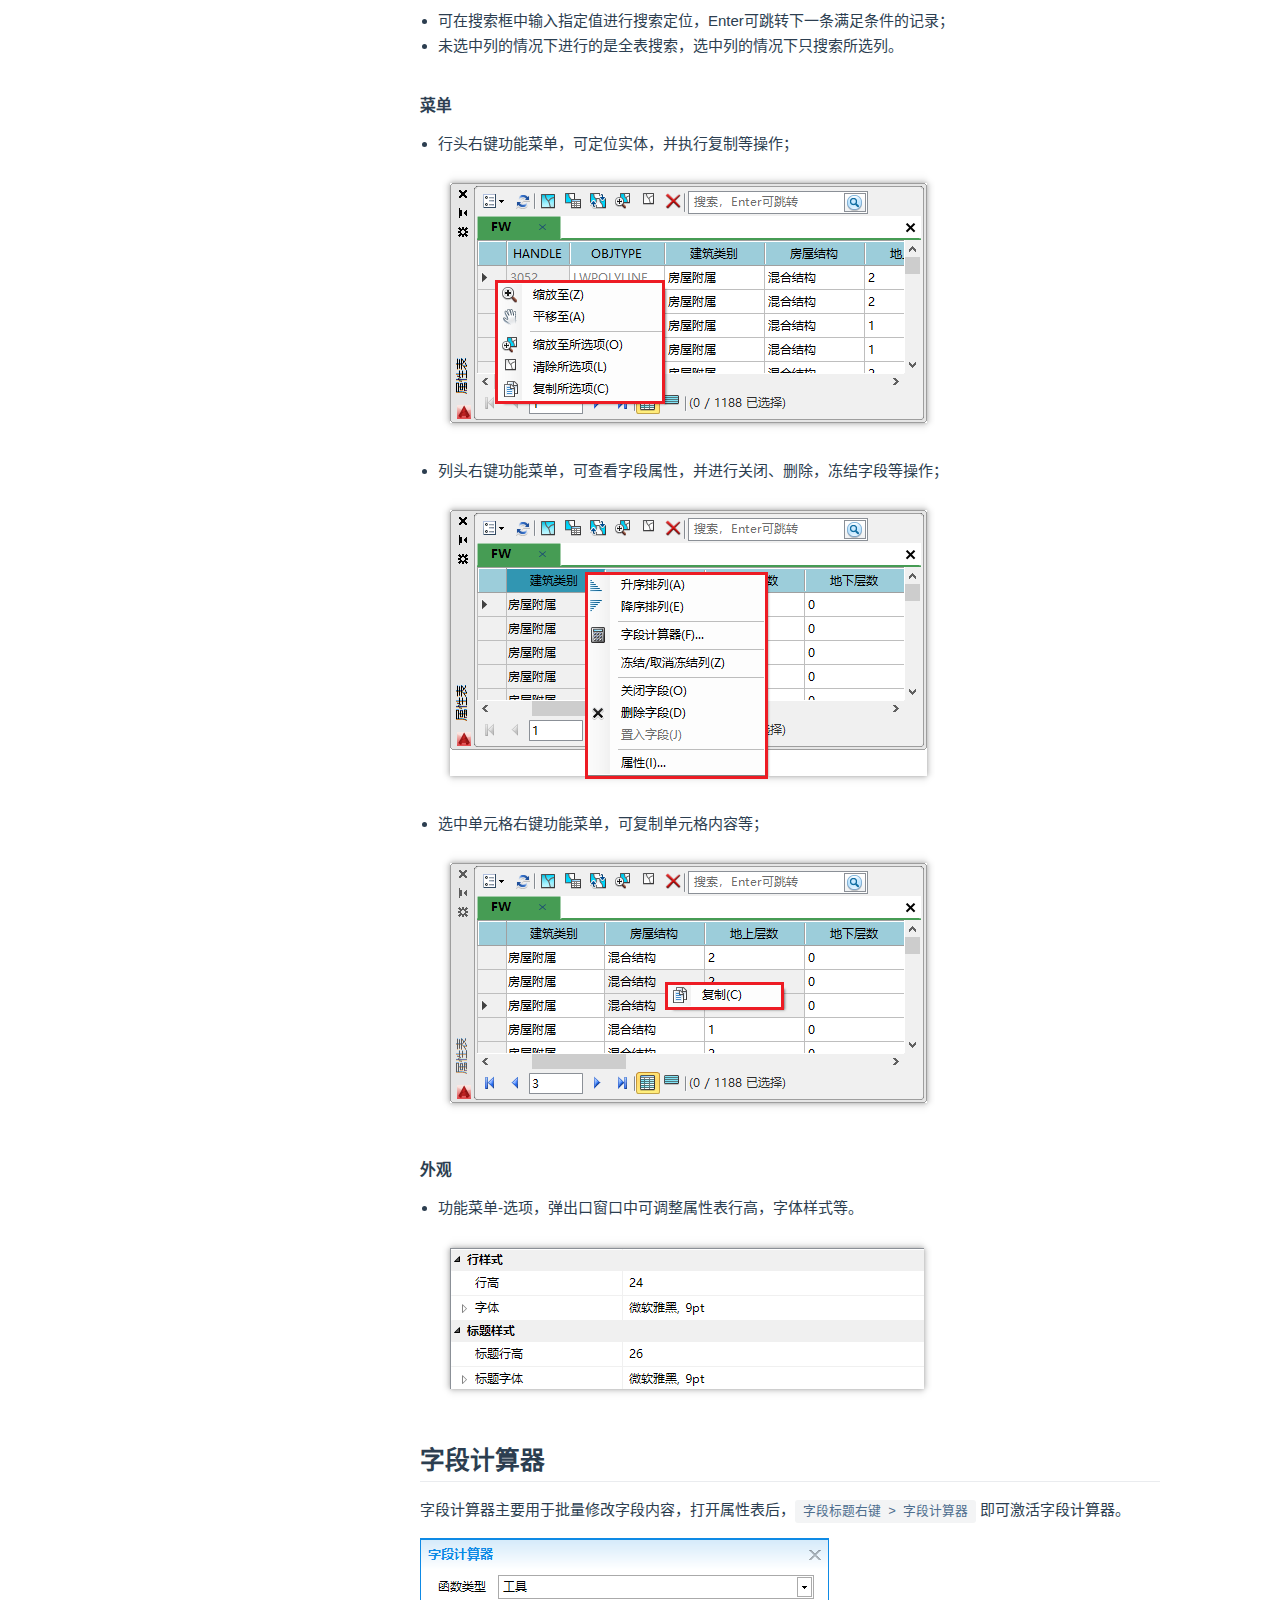
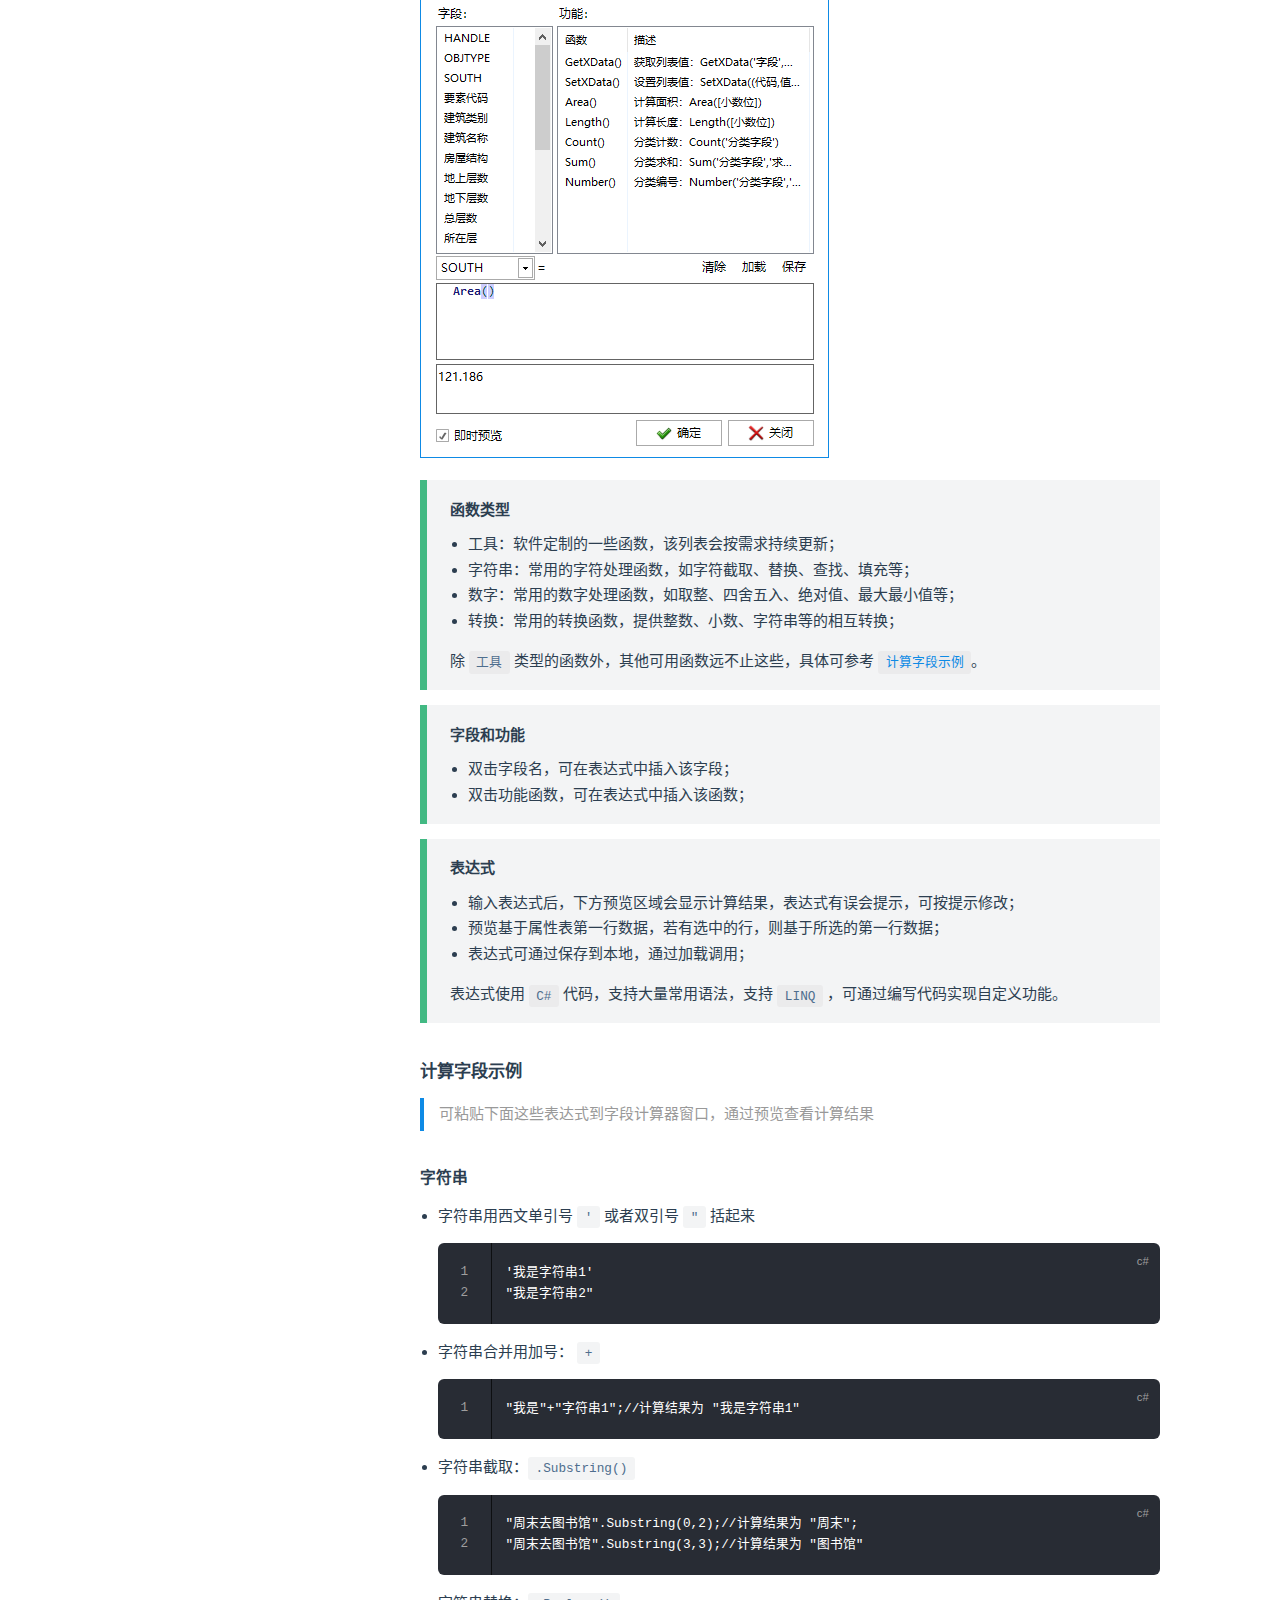
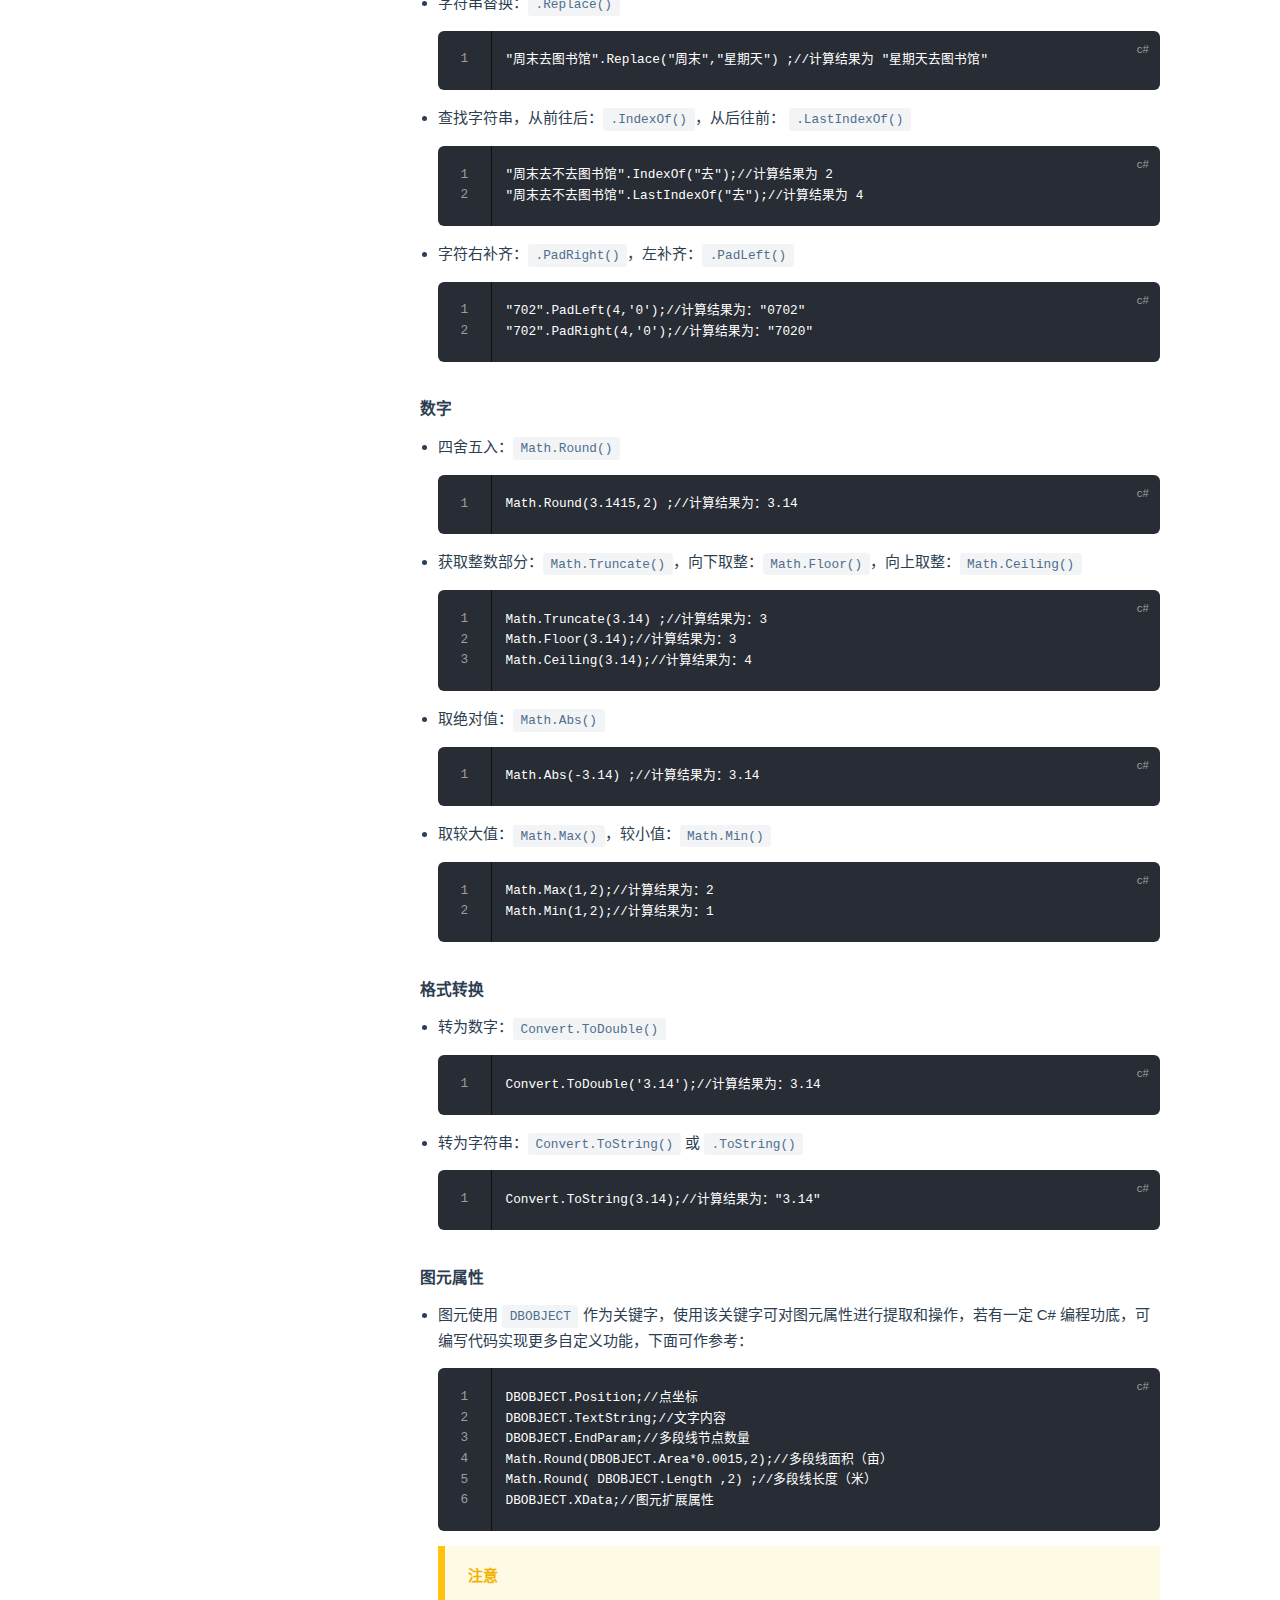
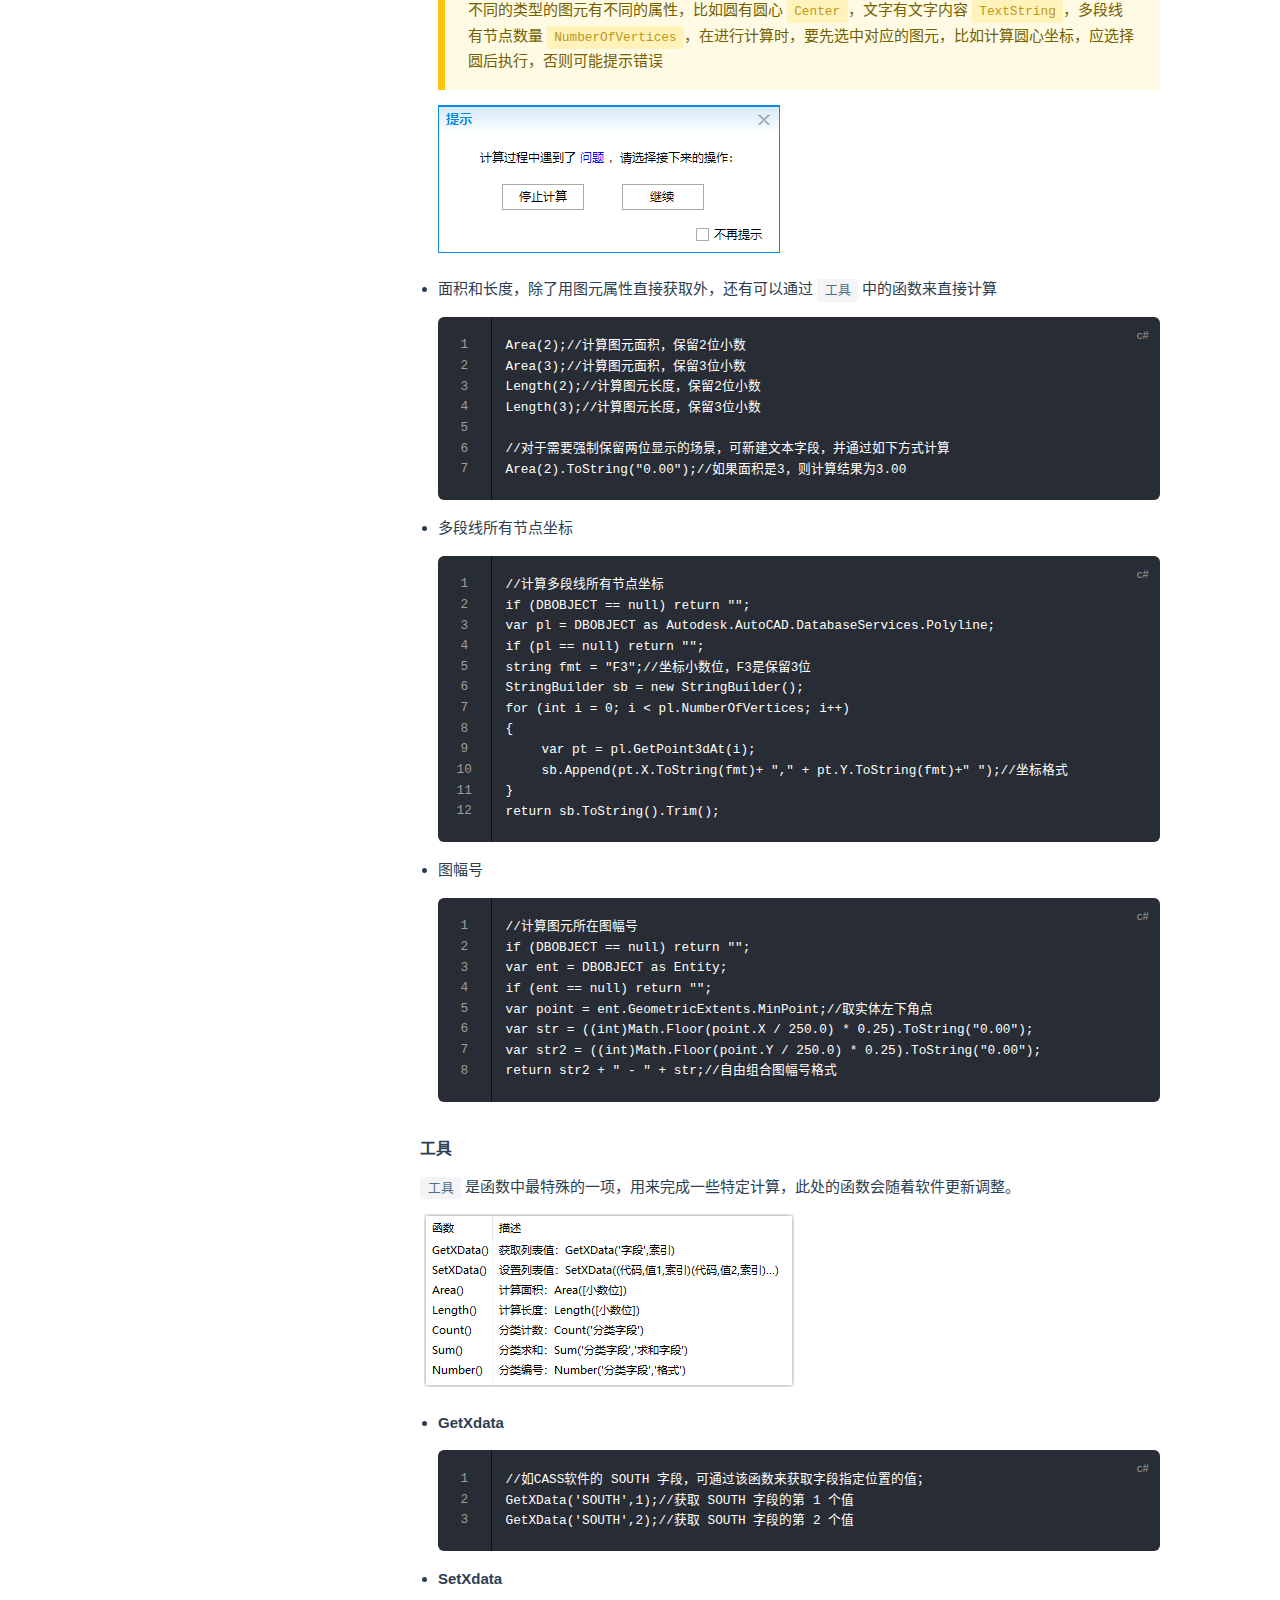
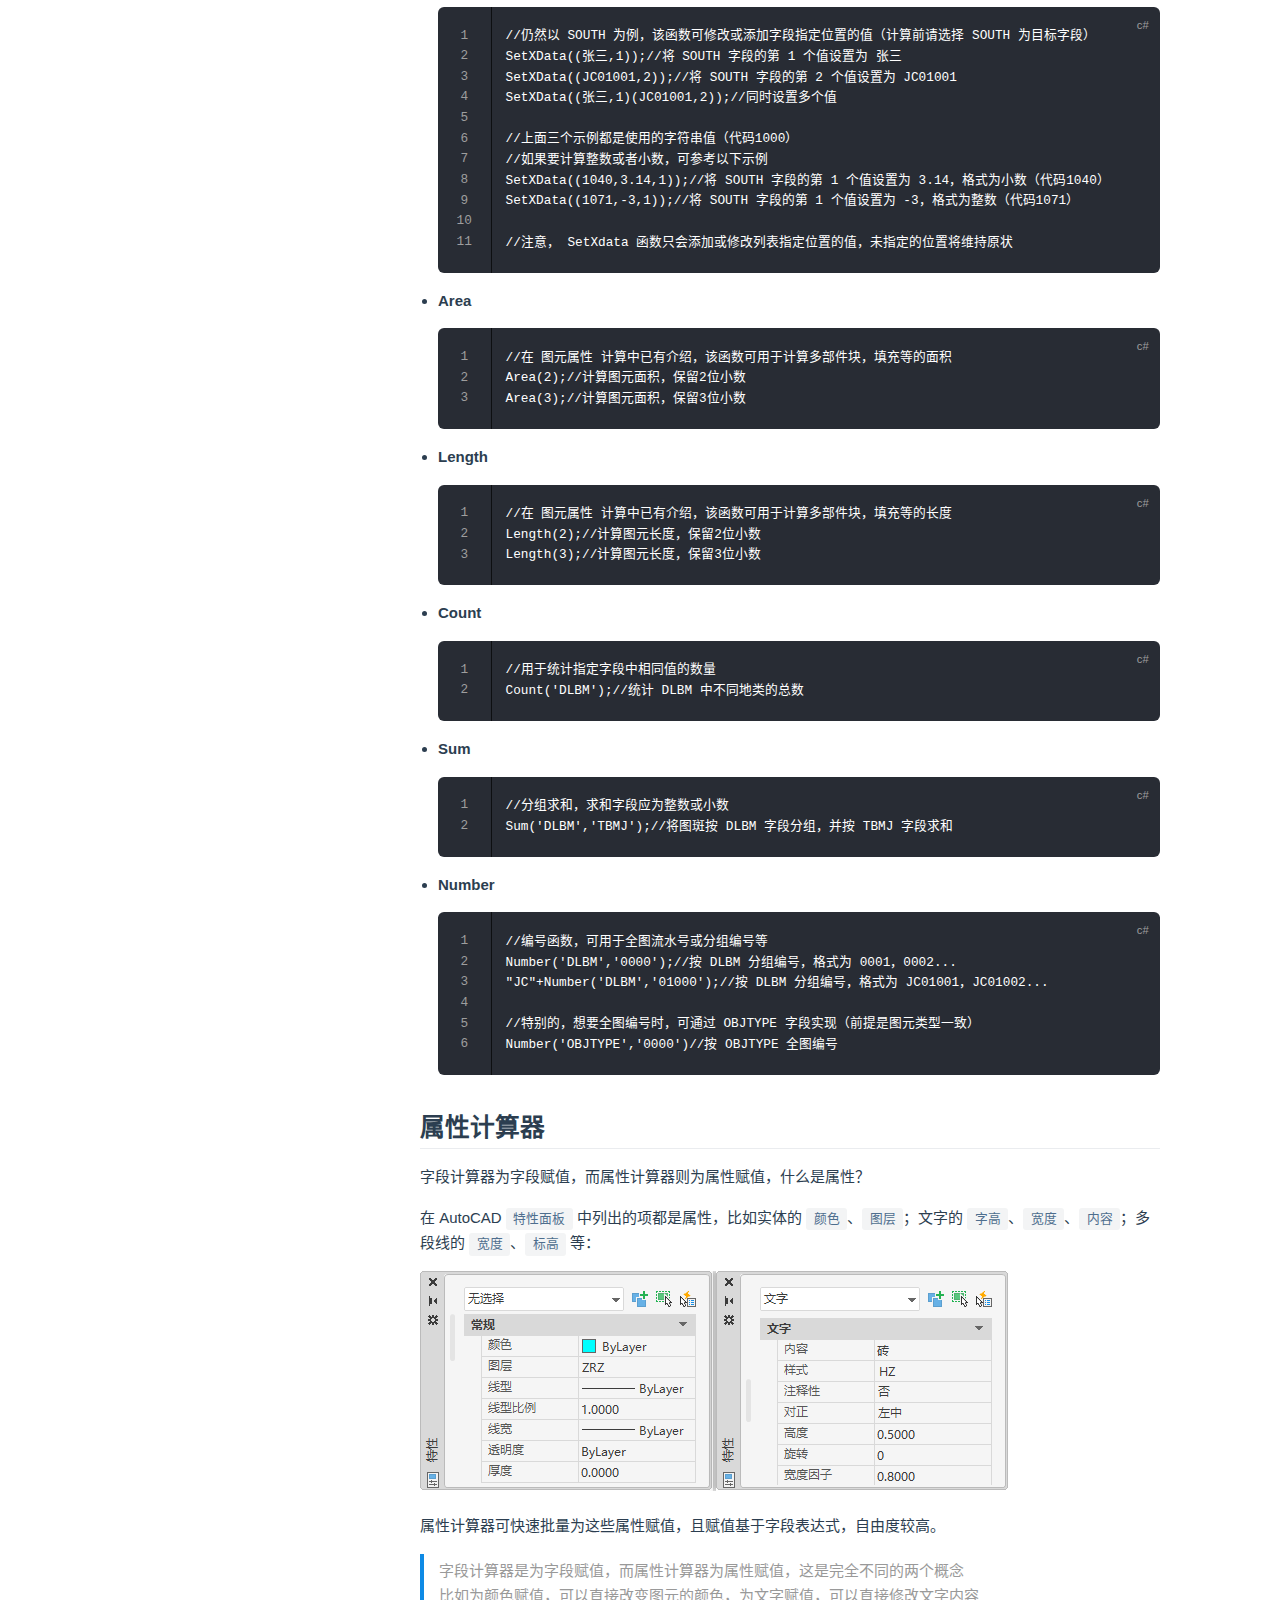
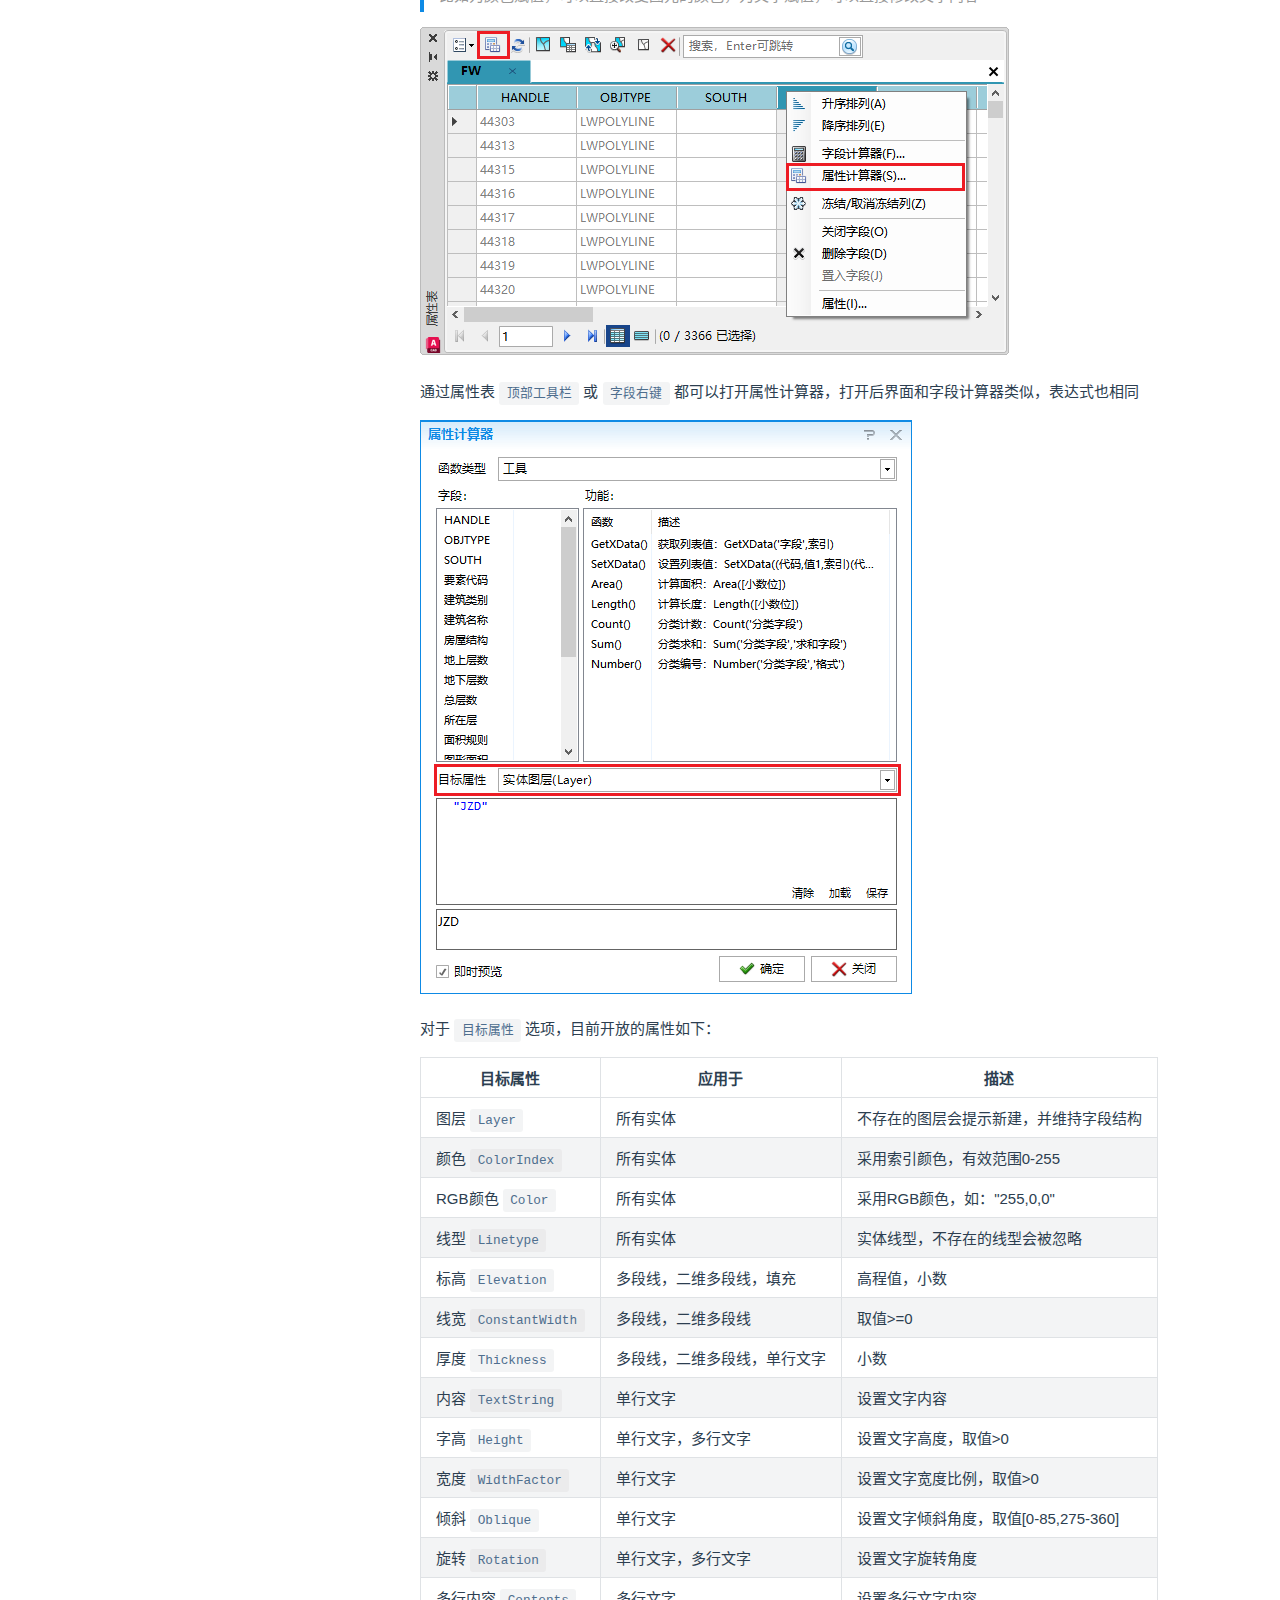
<file: guide/02xdata.html>
<!DOCTYPE html>
<html lang="zh-CN">
  <head>
    <meta charset="utf-8">
    <meta name="viewport" content="width=device-width,initial-scale=1">
    <meta name="generator" content="VuePress 2.0.0-beta.66">
    <style>
      :root {
        --c-bg: #fff;
      }
      html.dark {
        --c-bg: #22272e;
      }
      html, body {
        background-color: var(--c-bg);
      }
    </style>
    <script>
      const userMode = localStorage.getItem('vuepress-color-scheme');
			const systemDarkMode = window.matchMedia && window.matchMedia('(prefers-color-scheme: dark)').matches;
			if (userMode === 'dark' || (userMode !== 'light' && systemDarkMode)) {
				document.documentElement.classList.toggle('dark', true);
			}
    </script>
    <link rel="icon" href="/images/SpatialBox_Blue512.png"><title>属性管理 | SpatialBox</title><meta name="description" content="SpatialBox 站点">
    <link rel="preload" href="/assets/style-caf66d6e.css" as="style"><link rel="stylesheet" href="/assets/style-caf66d6e.css">
    <link rel="modulepreload" href="/assets/app-c80e1060.js"><link rel="prefetch" href="/assets/index.html-bfe0cf39.js" as="script"><link rel="prefetch" href="/assets/01data.html-61955d8d.js" as="script"><link rel="prefetch" href="/assets/02Xdata.html-6caaf5f4.js" as="script"><link rel="prefetch" href="/assets/03Spatial.html-f1142a07.js" as="script"><link rel="prefetch" href="/assets/04Raster.html-cd669383.js" as="script"><link rel="prefetch" href="/assets/05Editor.html-ac04d35b.js" as="script"><link rel="prefetch" href="/assets/06Lable.html-b2e95e61.js" as="script"><link rel="prefetch" href="/assets/07Genaral.html-db477477.js" as="script"><link rel="prefetch" href="/assets/08Others.html-074cb1cd.js" as="script"><link rel="prefetch" href="/assets/changelog.html-bbdc7a38.js" as="script"><link rel="prefetch" href="/assets/faq.html-3e23c862.js" as="script"><link rel="prefetch" href="/assets/index.html-f6ffc1e9.js" as="script"><link rel="prefetch" href="/assets/404.html-f9875e7b.js" as="script"><link rel="prefetch" href="/assets/index.html-de2405ad.js" as="script"><link rel="prefetch" href="/assets/01data.html-5c3c74d5.js" as="script"><link rel="prefetch" href="/assets/02Xdata.html-8e3cdddc.js" as="script"><link rel="prefetch" href="/assets/03Spatial.html-844b131a.js" as="script"><link rel="prefetch" href="/assets/04Raster.html-5404404f.js" as="script"><link rel="prefetch" href="/assets/05Editor.html-a14ab7dc.js" as="script"><link rel="prefetch" href="/assets/06Lable.html-e924ab30.js" as="script"><link rel="prefetch" href="/assets/07Genaral.html-c838f7e8.js" as="script"><link rel="prefetch" href="/assets/08Others.html-205118d9.js" as="script"><link rel="prefetch" href="/assets/changelog.html-41bee2a5.js" as="script"><link rel="prefetch" href="/assets/faq.html-8b32b93e.js" as="script"><link rel="prefetch" href="/assets/index.html-689842df.js" as="script"><link rel="prefetch" href="/assets/404.html-7650fa32.js" as="script">
  </head>
  <body>
    <div id="app"><!--[--><div class="theme-container"><!--[--><header class="navbar"><div class="toggle-sidebar-button" title="toggle sidebar" aria-expanded="false" role="button" tabindex="0"><div class="icon" aria-hidden="true"><span></span><span></span><span></span></div></div><span><a href="/" class=""><img class="logo" src="/images/SpatialBox_Blue512.png" alt="SpatialBox"><span class="site-name can-hide">SpatialBox</span></a></span><div class="navbar-items-wrapper" style=""><!--[--><!--]--><nav class="navbar-items can-hide"><!--[--><div class="navbar-item"><a href="/guide/" class="router-link-active" aria-label="指南"><!--[--><!--]--> 指南 <!--[--><!--]--></a></div><div class="navbar-item"><a href="/guide/changelog" class="" aria-label="日志"><!--[--><!--]--> 日志 <!--[--><!--]--></a></div><div class="navbar-item"><a class="external-link" href="http://spatialbox.ysepan.com/" rel="noopener noreferrer" target="_blank" aria-label="下载"><!--[--><!--]--> 下载 <span><svg class="external-link-icon" xmlns="http://www.w3.org/2000/svg" aria-hidden="true" focusable="false" x="0px" y="0px" viewBox="0 0 100 100" width="15" height="15"><path fill="currentColor" d="M18.8,85.1h56l0,0c2.2,0,4-1.8,4-4v-32h-8v28h-48v-48h28v-8h-32l0,0c-2.2,0-4,1.8-4,4v56C14.8,83.3,16.6,85.1,18.8,85.1z"></path><polygon fill="currentColor" points="45.7,48.7 51.3,54.3 77.2,28.5 77.2,37.2 85.2,37.2 85.2,14.9 62.8,14.9 62.8,22.9 71.5,22.9"></polygon></svg><span class="external-link-icon-sr-only">open in new window</span></span><!--[--><!--]--></a></div><!--]--></nav><!--[--><!--]--><button class="toggle-color-mode-button" title="toggle color mode"><svg style="" class="icon" focusable="false" viewBox="0 0 32 32"><path d="M16 12.005a4 4 0 1 1-4 4a4.005 4.005 0 0 1 4-4m0-2a6 6 0 1 0 6 6a6 6 0 0 0-6-6z" fill="currentColor"></path><path d="M5.394 6.813l1.414-1.415l3.506 3.506L8.9 10.318z" fill="currentColor"></path><path d="M2 15.005h5v2H2z" fill="currentColor"></path><path d="M5.394 25.197L8.9 21.691l1.414 1.415l-3.506 3.505z" fill="currentColor"></path><path d="M15 25.005h2v5h-2z" fill="currentColor"></path><path d="M21.687 23.106l1.414-1.415l3.506 3.506l-1.414 1.414z" fill="currentColor"></path><path d="M25 15.005h5v2h-5z" fill="currentColor"></path><path d="M21.687 8.904l3.506-3.506l1.414 1.415l-3.506 3.505z" fill="currentColor"></path><path d="M15 2.005h2v5h-2z" fill="currentColor"></path></svg><svg style="display:none;" class="icon" focusable="false" viewBox="0 0 32 32"><path d="M13.502 5.414a15.075 15.075 0 0 0 11.594 18.194a11.113 11.113 0 0 1-7.975 3.39c-.138 0-.278.005-.418 0a11.094 11.094 0 0 1-3.2-21.584M14.98 3a1.002 1.002 0 0 0-.175.016a13.096 13.096 0 0 0 1.825 25.981c.164.006.328 0 .49 0a13.072 13.072 0 0 0 10.703-5.555a1.01 1.01 0 0 0-.783-1.565A13.08 13.08 0 0 1 15.89 4.38A1.015 1.015 0 0 0 14.98 3z" fill="currentColor"></path></svg></button><form class="search-box" role="search"><input type="search" placeholder="键入 / 搜索" autocomplete="off" spellcheck="false" value><!----></form></div></header><!--]--><div class="sidebar-mask"></div><!--[--><aside class="sidebar"><nav class="navbar-items"><!--[--><div class="navbar-item"><a href="/guide/" class="router-link-active" aria-label="指南"><!--[--><!--]--> 指南 <!--[--><!--]--></a></div><div class="navbar-item"><a href="/guide/changelog" class="" aria-label="日志"><!--[--><!--]--> 日志 <!--[--><!--]--></a></div><div class="navbar-item"><a class="external-link" href="http://spatialbox.ysepan.com/" rel="noopener noreferrer" target="_blank" aria-label="下载"><!--[--><!--]--> 下载 <span><svg class="external-link-icon" xmlns="http://www.w3.org/2000/svg" aria-hidden="true" focusable="false" x="0px" y="0px" viewBox="0 0 100 100" width="15" height="15"><path fill="currentColor" d="M18.8,85.1h56l0,0c2.2,0,4-1.8,4-4v-32h-8v28h-48v-48h28v-8h-32l0,0c-2.2,0-4,1.8-4,4v56C14.8,83.3,16.6,85.1,18.8,85.1z"></path><polygon fill="currentColor" points="45.7,48.7 51.3,54.3 77.2,28.5 77.2,37.2 85.2,37.2 85.2,14.9 62.8,14.9 62.8,22.9 71.5,22.9"></polygon></svg><span class="external-link-icon-sr-only">open in new window</span></span><!--[--><!--]--></a></div><!--]--></nav><!--[--><!--]--><ul class="sidebar-items"><!--[--><li><p tabindex="0" class="sidebar-item sidebar-heading active">指南 <!----></p><ul style="" class="sidebar-item-children"><!--[--><li><a href="/guide/01data.html" class="sidebar-item" aria-label="数据交互"><!--[--><!--]--> 数据交互 <!--[--><!--]--></a><!----></li><li><a aria-current="page" href="/guide/02xdata.html" class="router-link-active router-link-exact-active router-link-active sidebar-item active" aria-label="属性管理"><!--[--><!--]--> 属性管理 <!--[--><!--]--></a><ul style="" class="sidebar-item-children"><!--[--><li><a aria-current="page" href="/guide/02xdata.html#字段" class="router-link-active router-link-exact-active sidebar-item" aria-label="字段"><!--[--><!--]--> 字段 <!--[--><!--]--></a><!----></li><li><a aria-current="page" href="/guide/02xdata.html#字段管理" class="router-link-active router-link-exact-active sidebar-item" aria-label="字段管理"><!--[--><!--]--> 字段管理 <!--[--><!--]--></a><ul style="" class="sidebar-item-children"><!--[--><li><a aria-current="page" href="/guide/02xdata.html#添加字段" class="router-link-active router-link-exact-active sidebar-item" aria-label="添加字段"><!--[--><!--]--> 添加字段 <!--[--><!--]--></a><!----></li><li><a aria-current="page" href="/guide/02xdata.html#删除字段" class="router-link-active router-link-exact-active sidebar-item" aria-label="删除字段"><!--[--><!--]--> 删除字段 <!--[--><!--]--></a><!----></li><li><a aria-current="page" href="/guide/02xdata.html#修改字段" class="router-link-active router-link-exact-active sidebar-item" aria-label="修改字段"><!--[--><!--]--> 修改字段 <!--[--><!--]--></a><!----></li><li><a aria-current="page" href="/guide/02xdata.html#加载-保存模板" class="router-link-active router-link-exact-active sidebar-item" aria-label="加载&amp;保存模板"><!--[--><!--]--> 加载&amp;保存模板 <!--[--><!--]--></a><!----></li><!--]--></ul></li><li><a aria-current="page" href="/guide/02xdata.html#属性表" class="router-link-active router-link-exact-active sidebar-item" aria-label="属性表"><!--[--><!--]--> 属性表 <!--[--><!--]--></a><ul style="" class="sidebar-item-children"><!--[--><li><a aria-current="page" href="/guide/02xdata.html#按属性选择" class="router-link-active router-link-exact-active sidebar-item" aria-label="按属性选择"><!--[--><!--]--> 按属性选择 <!--[--><!--]--></a><!----></li><li><a aria-current="page" href="/guide/02xdata.html#字段连接" class="router-link-active router-link-exact-active sidebar-item" aria-label="字段连接"><!--[--><!--]--> 字段连接 <!--[--><!--]--></a><!----></li><li><a aria-current="page" href="/guide/02xdata.html#属性表其他功能" class="router-link-active router-link-exact-active sidebar-item" aria-label="属性表其他功能"><!--[--><!--]--> 属性表其他功能 <!--[--><!--]--></a><!----></li><!--]--></ul></li><li><a aria-current="page" href="/guide/02xdata.html#字段计算器" class="router-link-active router-link-exact-active sidebar-item" aria-label="字段计算器"><!--[--><!--]--> 字段计算器 <!--[--><!--]--></a><ul style="" class="sidebar-item-children"><!--[--><li><a aria-current="page" href="/guide/02xdata.html#计算字段示例" class="router-link-active router-link-exact-active sidebar-item" aria-label="计算字段示例"><!--[--><!--]--> 计算字段示例 <!--[--><!--]--></a><!----></li><!--]--></ul></li><li><a aria-current="page" href="/guide/02xdata.html#属性计算器" class="router-link-active router-link-exact-active sidebar-item" aria-label="属性计算器"><!--[--><!--]--> 属性计算器 <!--[--><!--]--></a><ul style="" class="sidebar-item-children"><!--[--><li><a aria-current="page" href="/guide/02xdata.html#属性计算示例" class="router-link-active router-link-exact-active sidebar-item" aria-label="属性计算示例"><!--[--><!--]--> 属性计算示例 <!--[--><!--]--></a><!----></li><!--]--></ul></li><li><a aria-current="page" href="/guide/02xdata.html#属性面板" class="router-link-active router-link-exact-active sidebar-item" aria-label="属性面板"><!--[--><!--]--> 属性面板 <!--[--><!--]--></a><ul style="" class="sidebar-item-children"><!--[--><li><a aria-current="page" href="/guide/02xdata.html#实体图层" class="router-link-active router-link-exact-active sidebar-item" aria-label="实体图层"><!--[--><!--]--> 实体图层 <!--[--><!--]--></a><!----></li><li><a aria-current="page" href="/guide/02xdata.html#实体列表" class="router-link-active router-link-exact-active sidebar-item" aria-label="实体列表"><!--[--><!--]--> 实体列表 <!--[--><!--]--></a><!----></li><li><a aria-current="page" href="/guide/02xdata.html#快速定义字段" class="router-link-active router-link-exact-active sidebar-item" aria-label="快速定义字段"><!--[--><!--]--> 快速定义字段 <!--[--><!--]--></a><!----></li><li><a aria-current="page" href="/guide/02xdata.html#下拉列表" class="router-link-active router-link-exact-active sidebar-item" aria-label="下拉列表"><!--[--><!--]--> 下拉列表 <!--[--><!--]--></a><!----></li><li><a aria-current="page" href="/guide/02xdata.html#打开外部数据" class="router-link-active router-link-exact-active sidebar-item" aria-label="打开外部数据"><!--[--><!--]--> 打开外部数据 <!--[--><!--]--></a><!----></li><li><a aria-current="page" href="/guide/02xdata.html#属性连接" class="router-link-active router-link-exact-active sidebar-item" aria-label="属性连接"><!--[--><!--]--> 属性连接 <!--[--><!--]--></a><!----></li><!--]--></ul></li><li><a aria-current="page" href="/guide/02xdata.html#挂接外部数据" class="router-link-active router-link-exact-active sidebar-item" aria-label="挂接外部数据"><!--[--><!--]--> 挂接外部数据 <!--[--><!--]--></a><!----></li><li><a aria-current="page" href="/guide/02xdata.html#属性块" class="router-link-active router-link-exact-active sidebar-item" aria-label="属性块"><!--[--><!--]--> 属性块 <!--[--><!--]--></a><ul style="" class="sidebar-item-children"><!--[--><li><a aria-current="page" href="/guide/02xdata.html#属性块转字段" class="router-link-active router-link-exact-active sidebar-item" aria-label="属性块转字段"><!--[--><!--]--> 属性块转字段 <!--[--><!--]--></a><!----></li><li><a aria-current="page" href="/guide/02xdata.html#字段转属性块" class="router-link-active router-link-exact-active sidebar-item" aria-label="字段转属性块"><!--[--><!--]--> 字段转属性块 <!--[--><!--]--></a><!----></li><!--]--></ul></li><li><a aria-current="page" href="/guide/02xdata.html#其他属性工具" class="router-link-active router-link-exact-active sidebar-item" aria-label="其他属性工具"><!--[--><!--]--> 其他属性工具 <!--[--><!--]--></a><ul style="" class="sidebar-item-children"><!--[--><li><a aria-current="page" href="/guide/02xdata.html#记录跳转" class="router-link-active router-link-exact-active sidebar-item" aria-label="记录跳转"><!--[--><!--]--> 记录跳转 <!--[--><!--]--></a><!----></li><li><a aria-current="page" href="/guide/02xdata.html#属性刷" class="router-link-active router-link-exact-active sidebar-item" aria-label="属性刷"><!--[--><!--]--> 属性刷 <!--[--><!--]--></a><!----></li><!--]--></ul></li><!--]--></ul></li><li><a href="/guide/03spatial.html" class="sidebar-item" aria-label="空间分析"><!--[--><!--]--> 空间分析 <!--[--><!--]--></a><!----></li><li><a href="/guide/04raster.html" class="sidebar-item" aria-label="栅格工具"><!--[--><!--]--> 栅格工具 <!--[--><!--]--></a><!----></li><li><a href="/guide/05editor.html" class="sidebar-item" aria-label="编辑工具"><!--[--><!--]--> 编辑工具 <!--[--><!--]--></a><!----></li><li><a href="/guide/06lable.html" class="sidebar-item" aria-label="标注注记"><!--[--><!--]--> 标注注记 <!--[--><!--]--></a><!----></li><li><a href="/guide/07genaral.html" class="sidebar-item" aria-label="通用工具"><!--[--><!--]--> 通用工具 <!--[--><!--]--></a><!----></li><li><a href="/guide/08others.html" class="sidebar-item" aria-label="其他"><!--[--><!--]--> 其他 <!--[--><!--]--></a><!----></li><li><a href="/guide/faq.html" class="sidebar-item" aria-label="常见问题"><!--[--><!--]--> 常见问题 <!--[--><!--]--></a><!----></li><!--]--></ul></li><li><p tabindex="0" class="sidebar-item sidebar-heading">更多 <!----></p><ul style="" class="sidebar-item-children"><!--[--><li><a href="/guide/changelog.html" class="sidebar-item" aria-label="更新日志"><!--[--><!--]--> 更新日志 <!--[--><!--]--></a><!----></li><!--]--></ul></li><!--]--></ul><!--[--><!--]--></aside><!--]--><!--[--><main class="page"><!--[--><!--]--><div class="theme-default-content"><!--[--><!--]--><div><h1 id="属性管理" tabindex="-1"><a class="header-anchor" href="#属性管理" aria-hidden="true">#</a> 属性管理</h1><p>作为计算机辅助设计软件，<code>AutoCAD</code> 具备一定的属性功能，但并未提供严格意义上的 <code>GIS</code> 属性和字段支持，这让属性数据交换极为不便，本软件通过定制扩展数据 (<code>XDATA</code>) ，不通过任何第三方数据库，实现完整的字段和属性管理。</p><h2 id="字段" tabindex="-1"><a class="header-anchor" href="#字段" aria-hidden="true">#</a> 字段</h2><p>字段是属性数据的基础，支持的数据类型如下：</p><table><thead><tr><th>字段类型</th><th>存储类型</th><th>说明</th></tr></thead><tbody><tr><td><code>OFTString</code></td><td>文本</td><td>常用的字符串字段</td></tr><tr><td><code>OFTInteger</code></td><td>整数</td><td>整数型字段</td></tr><tr><td><code>OFTReal</code></td><td>小数</td><td>小数型字段，如果字段值是 54.234，则小数位数 = 3，精度 = 5。</td></tr><tr><td><code>OFTStringList</code></td><td>多种</td><td>多值字段，可在一个字段中保存多个内容。<br><em>该类型仅为兼容一些旧数据色设计，如SOUTH，<strong>如无必要不建议使用</strong></em></td></tr><tr><td><code>DateTime</code></td><td>文本</td><td>日期字段，实际存储字符串，仅在数据转换时用于规范字段</td></tr></tbody></table><p>您可以通过 <a href="#%E5%AD%97%E6%AE%B5%E7%AE%A1%E7%90%86%E5%99%A8"><code>字段管理器</code></a> 来添加，删除，修改字段；</p><div class="custom-container warning"><p class="custom-container-title">受限于CAD数据结构，扩展数据在使用时有一些限制：</p><ul><li><p>单个要素所有扩展数据的字符总数不能超过8188，超过会提示 eXdataSizeExceeded 错误 （按AutoCAD2012测试，不同版本可能略有出入）；</p></li><li><p>为保持和低版本数据的兼容性，要素单个字段长度最好不要超过255，否则 <code>AUDIT</code> 命令可能造成数据丢失，若要使用内容长度超过255的字符串，则不要轻易使用 <code>AUDIT</code> 命令：</p><p><code>AUDIT</code> 命令，选择 <code>N</code>，若提示类似： XData String Length 265 &gt; 255 Truncate to 255，表示该属性内容长度为265，超过255</p></li><li><p>若每个字符串字段长度为255，则单个要素最多可保存32个字段 （8188/255），在处理大量属性时可做参考；</p></li><li><p>字段名只能以字母或汉字开头，且只能由汉字、字母、数字和下划线构成。</p></li></ul></div><h2 id="字段管理" tabindex="-1"><a class="header-anchor" href="#字段管理" aria-hidden="true">#</a> 字段管理</h2><p>字段管理器可对图层的字段进行添加、删除、修改等操作，并可加载和保存字段模板。</p><p><code>内容列表 &gt; 选中图层 &gt; 右键 &gt; 字段</code>，可打开所选图层的字段管理器。</p><p><img src="/assets/0字段管理器-2378e85b.png" alt="image"></p><blockquote><p>命令：<code>SFM</code> ，可打开当前图层的字段管理器。</p></blockquote><h4 id="添加字段" tabindex="-1"><a class="header-anchor" href="#添加字段" aria-hidden="true">#</a> 添加字段</h4><p>在字段管理器界面点击添加字段，设置字段名，类型，长度等参数，点击确定即可添加字段。</p><p><img src="/assets/0添加字段-013ac1d3.png" alt="image"></p><h4 id="删除字段" tabindex="-1"><a class="header-anchor" href="#删除字段" aria-hidden="true">#</a> 删除字段</h4><p>在字段列表中选中要删除的字段 ，可选择多个，点击删除字段，提示选择是即可删除所选字段。</p><div class="custom-container warning"><p class="custom-container-title">注意</p><p>删除字段后若不勾选应用到所有要素选项，则要素中<strong>数据实际并未被修改</strong>，只是限制了对该字段值的编辑，此类数据在属性面板状态为<strong>灰色不可编辑</strong>，定义同名字段后即可恢复编辑。</p></div><h4 id="修改字段" tabindex="-1"><a class="header-anchor" href="#修改字段" aria-hidden="true">#</a> 修改字段</h4><p>双击字段，弹出编辑窗口，按需求修改后，点击确定即可修改。</p><div class="custom-container warning"><p class="custom-container-title">注意</p><p>修改字段会影响该图层的所有要素，对字段类型的修改可能造成部分数据丢失，对字段长度的修改可能造成字段值被截断，请谨慎操作。</p></div><h4 id="加载-保存模板" tabindex="-1"><a class="header-anchor" href="#加载-保存模板" aria-hidden="true">#</a> 加载&amp;保存模板</h4><p>可将当前的字段配置保存到本地，在需要新建字段的场合，直接通过加载模板来批量配置这些字段</p><p><img src="/assets/0字段模板CSV-759eab33.png" alt="image"></p><div class="custom-container tip"><p class="custom-container-title">提示</p><p>字段模板格式为 <code>CSV</code> 逗号分隔文件，可通过 <code>Excel</code> 或文本编辑器直接编辑（名称，类型，长度为必填项）。</p></div><h2 id="属性表" tabindex="-1"><a class="header-anchor" href="#属性表" aria-hidden="true">#</a> 属性表</h2><p>通过属性表可进行属性浏览、编辑、查找、定位、字段计算、属性选择等操作。</p><p><img src="/assets/0属性表-2565545b.png" alt="image"></p><p>您可通过以下方式打开属性表：</p><ul><li><p><code>图层列表 &gt; 双击图层名</code> ，打开对应属性表。</p><p><img src="/assets/0图层菜单-打开属性表-双击-1c729ad7.png" alt="image"></p></li><li><p><code>图层列表 &gt; 图层右键 &gt; 打开属性表</code>，打开所选图层的属性表。</p><p><img src="/assets/0图层菜单-打开属性表-2a7a83fe.png" alt="image"></p></li><li><p>命令 <code>STABLE</code> ，打开当前图层对应的属性表。</p></li></ul><h4 id="按属性选择" tabindex="-1"><a class="header-anchor" href="#按属性选择" aria-hidden="true">#</a> 按属性选择</h4><p>按属性选择用于快速筛选记录，单击属性表上方的按属性选择激活该功能：</p><p><img src="/assets/0按属性选择-b08335d2.png" alt="image"></p><div class="custom-container tip"><p class="custom-container-title">使用提示</p><ul><li>双击字段或唯一值，可在表达式中插入对应内容；</li><li>单击操作符按钮可插入对应操作符；</li><li>选择字段后单击获取唯一值，列出该字段的所有唯一值；</li><li>操作符不限于界面中列出的项，具体使用可参考 <a href="https://www.csharp-examples.net/dataview-rowfilter/" target="_blank" rel="noopener noreferrer">关于属性选择<span><svg class="external-link-icon" xmlns="http://www.w3.org/2000/svg" aria-hidden="true" focusable="false" x="0px" y="0px" viewBox="0 0 100 100" width="15" height="15"><path fill="currentColor" d="M18.8,85.1h56l0,0c2.2,0,4-1.8,4-4v-32h-8v28h-48v-48h28v-8h-32l0,0c-2.2,0-4,1.8-4,4v56C14.8,83.3,16.6,85.1,18.8,85.1z"></path><polygon fill="currentColor" points="45.7,48.7 51.3,54.3 77.2,28.5 77.2,37.2 85.2,37.2 85.2,14.9 62.8,14.9 62.8,22.9 71.5,22.9"></polygon></svg><span class="external-link-icon-sr-only">open in new window</span></span></a>；</li></ul></div><h4 id="字段连接" tabindex="-1"><a class="header-anchor" href="#字段连接" aria-hidden="true">#</a> 字段连接</h4><p>将属性表和其他表的数据通过指定字段进行连接，多用于浏览和更新字段值，若想不打开属性表实现数据更新，可参考 <a href="#%E6%8C%82%E6%8E%A5%E5%A4%96%E9%83%A8%E6%95%B0%E6%8D%AE"><code>挂接外部数据</code></a>；</p><p><img src="/assets/0属性表-连接-e26d45a0.png" alt="image"></p><p><strong>操作步骤：</strong></p><ol><li><p>选择用于连接的字段和用于连接的表；</p><p><img src="/assets/0属性表字段连接-5d9b4921.png" alt="image"></p></li><li><p>验证连接，按提示检查设置；</p></li><li><p>点击右侧的字段，勾选需要连接到当前数据的字段，确定即可完成连接操作；</p></li></ol><p><img src="/assets/0属性表字段连接_选字段-4943d5ab.png" alt="image"></p><div class="custom-container warning"><p class="custom-container-title">注意</p><ul><li>连接加入的字段将以灰色背景显示，不可编辑；</li><li>连接只对当前打开的属性表有效，属性表刷新或关闭后连接销毁；</li><li>可通过 <code>字段计算</code> 的方式，将连接的数据保存到属性中；</li><li>可通过 <code>置入字段</code> 的方式，直接将连接的字段内容保存到属性中；</li></ul></div><h4 id="属性表其他功能" tabindex="-1"><a class="header-anchor" href="#属性表其他功能" aria-hidden="true">#</a> 属性表其他功能</h4><h5 id="记录联动" tabindex="-1"><a class="header-anchor" href="#记录联动" aria-hidden="true">#</a> 记录联动</h5><ul><li><p>单击行头可选中记录，若打开了属性面板 （<code>EXX</code>），则属性面板会同步显示所选记录的值；</p></li><li><p>双击行头可缩放至行对应实体，具体行为可在属性表选项中调整：</p><p><img src="/assets/0属性表选项-8c54d23d.png" alt="image"></p></li></ul><h5 id="搜索" tabindex="-1"><a class="header-anchor" href="#搜索" aria-hidden="true">#</a> 搜索</h5><ul><li>可在搜索框中输入指定值进行搜索定位，Enter可跳转下一条满足条件的记录；</li><li>未选中列的情况下进行的是全表搜索，选中列的情况下只搜索所选列。</li></ul><h5 id="菜单" tabindex="-1"><a class="header-anchor" href="#菜单" aria-hidden="true">#</a> 菜单</h5><ul><li><p>行头右键功能菜单，可定位实体，并执行复制等操作；</p><p><img src="/assets/0属性表行右键菜单-63cc40cd.png" alt="image"></p></li><li><p>列头右键功能菜单，可查看字段属性，并进行关闭、删除，冻结字段等操作；</p><p><img src="/assets/0属性表列右键菜单-27282c50.png" alt="image"></p></li><li><p>选中单元格右键功能菜单，可复制单元格内容等；</p><p><img src="/assets/0属性表单元格右键菜单-ddbead4a.png" alt="image"></p></li></ul><h5 id="外观" tabindex="-1"><a class="header-anchor" href="#外观" aria-hidden="true">#</a> 外观</h5><ul><li><p>功能菜单-选项，弹出口窗口中可调整属性表行高，字体样式等。</p><p><img src="/assets/0属性表设置-d951b2ac.png" alt="image"></p></li></ul><h2 id="字段计算器" tabindex="-1"><a class="header-anchor" href="#字段计算器" aria-hidden="true">#</a> 字段计算器</h2><p>字段计算器主要用于批量修改字段内容，打开属性表后，<code>字段标题右键 &gt; 字段计算器</code> 即可激活字段计算器。</p><p><img src="/assets/0字段计算器-1870cf2c.png" alt="image"></p><div class="custom-container tip"><p class="custom-container-title">函数类型</p><ul><li>工具：软件定制的一些函数，该列表会按需求持续更新；</li><li>字符串：常用的字符处理函数，如字符截取、替换、查找、填充等；</li><li>数字：常用的数字处理函数，如取整、四舍五入、绝对值、最大最小值等；</li><li>转换：常用的转换函数，提供整数、小数、字符串等的相互转换；</li></ul><p>除 <code>工具</code> 类型的函数外，其他可用函数远不止这些，具体可参考 <a href="#%E8%AE%A1%E7%AE%97%E5%AD%97%E6%AE%B5%E7%A4%BA%E4%BE%8B"><code>计算字段示例</code></a>。</p></div><div class="custom-container tip"><p class="custom-container-title">字段和功能</p><ul><li>双击字段名，可在表达式中插入该字段；</li><li>双击功能函数，可在表达式中插入该函数；</li></ul></div><div class="custom-container tip"><p class="custom-container-title">表达式</p><ul><li>输入表达式后，下方预览区域会显示计算结果，表达式有误会提示，可按提示修改；</li><li>预览基于属性表第一行数据，若有选中的行，则基于所选的第一行数据；</li><li>表达式可通过保存到本地，通过加载调用；</li></ul><p>表达式使用 <code>C#</code> 代码，支持大量常用语法，支持 <code>LINQ</code> ，可通过编写代码实现自定义功能。</p></div><h4 id="计算字段示例" tabindex="-1"><a class="header-anchor" href="#计算字段示例" aria-hidden="true">#</a> 计算字段示例</h4><blockquote><p>可粘贴下面这些表达式到字段计算器窗口，通过预览查看计算结果</p></blockquote><h5 id="字符串" tabindex="-1"><a class="header-anchor" href="#字符串" aria-hidden="true">#</a> <strong>字符串</strong></h5><ul><li><p>字符串用西文单引号 <code>&#39;</code> 或者双引号 <code>&quot;</code> 括起来</p><div class="language-c# line-numbers-mode" data-ext="c#"><pre class="language-c#"><code>&#39;我是字符串1&#39;
&quot;我是字符串2&quot; 
</code></pre><div class="line-numbers" aria-hidden="true"><div class="line-number"></div><div class="line-number"></div></div></div></li><li><p>字符串合并用加号： <code>+</code></p><div class="language-c# line-numbers-mode" data-ext="c#"><pre class="language-c#"><code>&quot;我是&quot;+&quot;字符串1&quot;;//计算结果为 &quot;我是字符串1&quot;
</code></pre><div class="line-numbers" aria-hidden="true"><div class="line-number"></div></div></div></li><li><p>字符串截取：<code>.Substring()</code></p><div class="language-c# line-numbers-mode" data-ext="c#"><pre class="language-c#"><code>&quot;周末去图书馆&quot;.Substring(0,2);//计算结果为 &quot;周末&quot;;
&quot;周末去图书馆&quot;.Substring(3,3);//计算结果为 &quot;图书馆&quot;
</code></pre><div class="line-numbers" aria-hidden="true"><div class="line-number"></div><div class="line-number"></div></div></div></li><li><p>字符串替换：<code>.Replace()</code></p><div class="language-c# line-numbers-mode" data-ext="c#"><pre class="language-c#"><code>&quot;周末去图书馆&quot;.Replace(&quot;周末&quot;,&quot;星期天&quot;) ;//计算结果为 &quot;星期天去图书馆&quot;
</code></pre><div class="line-numbers" aria-hidden="true"><div class="line-number"></div></div></div></li><li><p>查找字符串，从前往后：<code>.IndexOf()</code>，从后往前： <code>.LastIndexOf()</code></p><div class="language-c# line-numbers-mode" data-ext="c#"><pre class="language-c#"><code>&quot;周末去不去图书馆&quot;.IndexOf(&quot;去&quot;);//计算结果为 2
&quot;周末去不去图书馆&quot;.LastIndexOf(&quot;去&quot;);//计算结果为 4
</code></pre><div class="line-numbers" aria-hidden="true"><div class="line-number"></div><div class="line-number"></div></div></div></li><li><p>字符右补齐：<code>.PadRight()</code>，左补齐：<code>.PadLeft()</code></p><div class="language-c# line-numbers-mode" data-ext="c#"><pre class="language-c#"><code>&quot;702&quot;.PadLeft(4,&#39;0&#39;);//计算结果为：&quot;0702&quot;
&quot;702&quot;.PadRight(4,&#39;0&#39;);//计算结果为：&quot;7020&quot;
</code></pre><div class="line-numbers" aria-hidden="true"><div class="line-number"></div><div class="line-number"></div></div></div></li></ul><h5 id="数字" tabindex="-1"><a class="header-anchor" href="#数字" aria-hidden="true">#</a> <strong>数字</strong></h5><ul><li><p>四舍五入：<code>Math.Round()</code></p><div class="language-c# line-numbers-mode" data-ext="c#"><pre class="language-c#"><code>Math.Round(3.1415,2) ;//计算结果为：3.14
</code></pre><div class="line-numbers" aria-hidden="true"><div class="line-number"></div></div></div></li><li><p>获取整数部分：<code>Math.Truncate()</code>，向下取整：<code>Math.Floor()</code>，向上取整：<code>Math.Ceiling()</code></p><div class="language-c# line-numbers-mode" data-ext="c#"><pre class="language-c#"><code>Math.Truncate(3.14) ;//计算结果为：3
Math.Floor(3.14);//计算结果为：3
Math.Ceiling(3.14);//计算结果为：4
</code></pre><div class="line-numbers" aria-hidden="true"><div class="line-number"></div><div class="line-number"></div><div class="line-number"></div></div></div></li><li><p>取绝对值：<code>Math.Abs()</code></p><div class="language-c# line-numbers-mode" data-ext="c#"><pre class="language-c#"><code>Math.Abs(-3.14) ;//计算结果为：3.14
</code></pre><div class="line-numbers" aria-hidden="true"><div class="line-number"></div></div></div></li><li><p>取较大值：<code>Math.Max()</code>，较小值：<code>Math.Min()</code></p><div class="language-c# line-numbers-mode" data-ext="c#"><pre class="language-c#"><code>Math.Max(1,2);//计算结果为：2
Math.Min(1,2);//计算结果为：1
</code></pre><div class="line-numbers" aria-hidden="true"><div class="line-number"></div><div class="line-number"></div></div></div></li></ul><h5 id="格式转换" tabindex="-1"><a class="header-anchor" href="#格式转换" aria-hidden="true">#</a> <strong>格式转换</strong></h5><ul><li><p>转为数字：<code>Convert.ToDouble()</code></p><div class="language-c# line-numbers-mode" data-ext="c#"><pre class="language-c#"><code>Convert.ToDouble(&#39;3.14&#39;);//计算结果为：3.14
</code></pre><div class="line-numbers" aria-hidden="true"><div class="line-number"></div></div></div></li><li><p>转为字符串：<code>Convert.ToString()</code> 或 <code>.ToString()</code></p><div class="language-c# line-numbers-mode" data-ext="c#"><pre class="language-c#"><code>Convert.ToString(3.14);//计算结果为：&quot;3.14&quot;
</code></pre><div class="line-numbers" aria-hidden="true"><div class="line-number"></div></div></div></li></ul><h5 id="图元属性" tabindex="-1"><a class="header-anchor" href="#图元属性" aria-hidden="true">#</a> <strong>图元属性</strong></h5><ul><li><p>图元使用 <code>DBOBJECT</code> 作为关键字，使用该关键字可对图元属性进行提取和操作，若有一定 C# 编程功底，可编写代码实现更多自定义功能，下面可作参考：</p><div class="language-c# line-numbers-mode" data-ext="c#"><pre class="language-c#"><code>DBOBJECT.Position;//点坐标
DBOBJECT.TextString;//文字内容
DBOBJECT.EndParam;//多段线节点数量
Math.Round(DBOBJECT.Area*0.0015,2);//多段线面积（亩）
Math.Round( DBOBJECT.Length ,2) ;//多段线长度（米）
DBOBJECT.XData;//图元扩展属性
</code></pre><div class="line-numbers" aria-hidden="true"><div class="line-number"></div><div class="line-number"></div><div class="line-number"></div><div class="line-number"></div><div class="line-number"></div><div class="line-number"></div></div></div><div class="custom-container warning"><p class="custom-container-title">注意</p><p>不同的类型的图元有不同的属性，比如圆有圆心 <code>Center</code>，文字有文字内容 <code>TextString</code>，多段线有节点数量 <code>NumberOfVertices</code>，在进行计算时，要先选中对应的图元，比如计算圆心坐标，应选择圆后执行，否则可能提示错误</p></div><p><img src="/assets/0字段计算器_报错-8c343c1e.png" alt="image-20231231103934647"></p></li><li><p>面积和长度，除了用图元属性直接获取外，还有可以通过 <code>工具</code> 中的函数来直接计算</p><div class="language-c# line-numbers-mode" data-ext="c#"><pre class="language-c#"><code>Area(2);//计算图元面积，保留2位小数
Area(3);//计算图元面积，保留3位小数
Length(2);//计算图元长度，保留2位小数
Length(3);//计算图元长度，保留3位小数

//对于需要强制保留两位显示的场景，可新建文本字段，并通过如下方式计算
Area(2).ToString(&quot;0.00&quot;);//如果面积是3，则计算结果为3.00
</code></pre><div class="line-numbers" aria-hidden="true"><div class="line-number"></div><div class="line-number"></div><div class="line-number"></div><div class="line-number"></div><div class="line-number"></div><div class="line-number"></div><div class="line-number"></div></div></div></li><li><p>多段线所有节点坐标</p><div class="language-c# line-numbers-mode" data-ext="c#"><pre class="language-c#"><code>//计算多段线所有节点坐标
if (DBOBJECT == null) return &quot;&quot;;
var pl = DBOBJECT as Autodesk.AutoCAD.DatabaseServices.Polyline;
if (pl == null) return &quot;&quot;;
string fmt = &quot;F3&quot;;//坐标小数位，F3是保留3位
StringBuilder sb = new StringBuilder();
for (int i = 0; i &lt; pl.NumberOfVertices; i++)
{
	var pt = pl.GetPoint3dAt(i);
	sb.Append(pt.X.ToString(fmt)+ &quot;,&quot; + pt.Y.ToString(fmt)+&quot; &quot;);//坐标格式
}
return sb.ToString().Trim();
</code></pre><div class="line-numbers" aria-hidden="true"><div class="line-number"></div><div class="line-number"></div><div class="line-number"></div><div class="line-number"></div><div class="line-number"></div><div class="line-number"></div><div class="line-number"></div><div class="line-number"></div><div class="line-number"></div><div class="line-number"></div><div class="line-number"></div><div class="line-number"></div></div></div></li><li><p>图幅号</p><div class="language-c# line-numbers-mode" data-ext="c#"><pre class="language-c#"><code>//计算图元所在图幅号
if (DBOBJECT == null) return &quot;&quot;;
var ent = DBOBJECT as Entity;
if (ent == null) return &quot;&quot;;
var point = ent.GeometricExtents.MinPoint;//取实体左下角点
var str = ((int)Math.Floor(point.X / 250.0) * 0.25).ToString(&quot;0.00&quot;);
var str2 = ((int)Math.Floor(point.Y / 250.0) * 0.25).ToString(&quot;0.00&quot;);
return str2 + &quot; - &quot; + str;//自由组合图幅号格式
</code></pre><div class="line-numbers" aria-hidden="true"><div class="line-number"></div><div class="line-number"></div><div class="line-number"></div><div class="line-number"></div><div class="line-number"></div><div class="line-number"></div><div class="line-number"></div><div class="line-number"></div></div></div></li></ul><h5 id="工具" tabindex="-1"><a class="header-anchor" href="#工具" aria-hidden="true">#</a> 工具</h5><p><code>工具</code> 是函数中最特殊的一项，用来完成一些特定计算，此处的函数会随着软件更新调整。</p><p>​ <img src="/assets/0字段计算器_工具-6d5fc323.png" alt="image-20240122150245505"></p><ul><li><p><strong>GetXdata</strong></p><div class="language-c# line-numbers-mode" data-ext="c#"><pre class="language-c#"><code>//如CASS软件的 SOUTH 字段，可通过该函数来获取字段指定位置的值；
GetXData(&#39;SOUTH&#39;,1);//获取 SOUTH 字段的第 1 个值
GetXData(&#39;SOUTH&#39;,2);//获取 SOUTH 字段的第 2 个值
</code></pre><div class="line-numbers" aria-hidden="true"><div class="line-number"></div><div class="line-number"></div><div class="line-number"></div></div></div></li><li><p><strong>SetXdata</strong></p><div class="language-c# line-numbers-mode" data-ext="c#"><pre class="language-c#"><code>//仍然以 SOUTH 为例，该函数可修改或添加字段指定位置的值（计算前请选择 SOUTH 为目标字段）
SetXData((张三,1));//将 SOUTH 字段的第 1 个值设置为 张三
SetXData((JC01001,2));//将 SOUTH 字段的第 2 个值设置为 JC01001
SetXData((张三,1)(JC01001,2));//同时设置多个值

//上面三个示例都是使用的字符串值（代码1000）
//如果要计算整数或者小数，可参考以下示例
SetXData((1040,3.14,1));//将 SOUTH 字段的第 1 个值设置为 3.14，格式为小数（代码1040）
SetXData((1071,-3,1));//将 SOUTH 字段的第 1 个值设置为 -3，格式为整数（代码1071）

//注意， SetXdata 函数只会添加或修改列表指定位置的值，未指定的位置将维持原状
</code></pre><div class="line-numbers" aria-hidden="true"><div class="line-number"></div><div class="line-number"></div><div class="line-number"></div><div class="line-number"></div><div class="line-number"></div><div class="line-number"></div><div class="line-number"></div><div class="line-number"></div><div class="line-number"></div><div class="line-number"></div><div class="line-number"></div></div></div></li><li><p><strong>Area</strong></p><div class="language-c# line-numbers-mode" data-ext="c#"><pre class="language-c#"><code>//在 图元属性 计算中已有介绍，该函数可用于计算多部件块，填充等的面积
Area(2);//计算图元面积，保留2位小数
Area(3);//计算图元面积，保留3位小数
</code></pre><div class="line-numbers" aria-hidden="true"><div class="line-number"></div><div class="line-number"></div><div class="line-number"></div></div></div></li><li><p><strong>Length</strong></p><div class="language-c# line-numbers-mode" data-ext="c#"><pre class="language-c#"><code>//在 图元属性 计算中已有介绍，该函数可用于计算多部件块，填充等的长度
Length(2);//计算图元长度，保留2位小数
Length(3);//计算图元长度，保留3位小数
</code></pre><div class="line-numbers" aria-hidden="true"><div class="line-number"></div><div class="line-number"></div><div class="line-number"></div></div></div></li><li><p><strong>Count</strong></p><div class="language-c# line-numbers-mode" data-ext="c#"><pre class="language-c#"><code>//用于统计指定字段中相同值的数量
Count(&#39;DLBM&#39;);//统计 DLBM 中不同地类的总数
</code></pre><div class="line-numbers" aria-hidden="true"><div class="line-number"></div><div class="line-number"></div></div></div></li><li><p><strong>Sum</strong></p><div class="language-c# line-numbers-mode" data-ext="c#"><pre class="language-c#"><code>//分组求和，求和字段应为整数或小数
Sum(&#39;DLBM&#39;,&#39;TBMJ&#39;);//将图斑按 DLBM 字段分组，并按 TBMJ 字段求和
</code></pre><div class="line-numbers" aria-hidden="true"><div class="line-number"></div><div class="line-number"></div></div></div></li><li><p><strong>Number</strong></p><div class="language-c# line-numbers-mode" data-ext="c#"><pre class="language-c#"><code>//编号函数，可用于全图流水号或分组编号等
Number(&#39;DLBM&#39;,&#39;0000&#39;);//按 DLBM 分组编号，格式为 0001，0002...
&quot;JC&quot;+Number(&#39;DLBM&#39;,&#39;01000&#39;);//按 DLBM 分组编号，格式为 JC01001，JC01002...

//特别的，想要全图编号时，可通过 OBJTYPE 字段实现（前提是图元类型一致）
Number(&#39;OBJTYPE&#39;,&#39;0000&#39;)//按 OBJTYPE 全图编号
</code></pre><div class="line-numbers" aria-hidden="true"><div class="line-number"></div><div class="line-number"></div><div class="line-number"></div><div class="line-number"></div><div class="line-number"></div><div class="line-number"></div></div></div></li></ul><h2 id="属性计算器" tabindex="-1"><a class="header-anchor" href="#属性计算器" aria-hidden="true">#</a> 属性计算器</h2><p>字段计算器为字段赋值，而属性计算器则为属性赋值，什么是属性？</p><p>在 AutoCAD <code>特性面板</code> 中列出的项都是属性，比如实体的 <code>颜色</code>、<code>图层</code>；文字的 <code>字高</code>、<code>宽度</code>、<code>内容</code>；多段线的 <code>宽度</code>、<code>标高</code> 等：</p><p><img src="/assets/0CAD属性示例-2b4c4631.png" alt="image-20231102112005568"></p><p>属性计算器可快速批量为这些属性赋值，且赋值基于字段表达式，自由度较高。</p><blockquote><p>字段计算器是为字段赋值，而属性计算器为属性赋值，这是完全不同的两个概念</p><p>比如为颜色赋值，可以直接改变图元的颜色，为文字赋值，可以直接修改文字内容</p></blockquote><p><img src="/assets/0CAD属性计算器_打开-b72d7553.png" alt="image-20231102152508667"></p><p>通过属性表 <code>顶部工具栏</code> 或 <code>字段右键</code> 都可以打开属性计算器，打开后界面和字段计算器类似，表达式也相同</p><p><img src="/assets/0CAD属性计算器-fdf9c57f.png" alt="image-20231102154435221"></p><p>对于 <code>目标属性</code> 选项，目前开放的属性如下：</p><table><thead><tr><th>目标属性</th><th>应用于</th><th>描述</th></tr></thead><tbody><tr><td>图层 <code>Layer</code></td><td>所有实体</td><td>不存在的图层会提示新建，并维持字段结构</td></tr><tr><td>颜色 <code>ColorIndex</code></td><td>所有实体</td><td>采用索引颜色，有效范围0-255</td></tr><tr><td>RGB颜色 <code>Color</code></td><td>所有实体</td><td>采用RGB颜色，如：&quot;255,0,0&quot;</td></tr><tr><td>线型 <code>Linetype</code></td><td>所有实体</td><td>实体线型，不存在的线型会被忽略</td></tr><tr><td>标高 <code>Elevation</code></td><td>多段线，二维多段线，填充</td><td>高程值，小数</td></tr><tr><td>线宽 <code>ConstantWidth</code></td><td>多段线，二维多段线</td><td>取值&gt;=0</td></tr><tr><td>厚度 <code>Thickness</code></td><td>多段线，二维多段线，单行文字</td><td>小数</td></tr><tr><td>内容 <code>TextString</code></td><td>单行文字</td><td>设置文字内容</td></tr><tr><td>字高 <code>Height</code></td><td>单行文字，多行文字</td><td>设置文字高度，取值&gt;0</td></tr><tr><td>宽度 <code>WidthFactor</code></td><td>单行文字</td><td>设置文字宽度比例，取值&gt;0</td></tr><tr><td>倾斜 <code>Oblique</code></td><td>单行文字</td><td>设置文字倾斜角度，取值[0-85,275-360]</td></tr><tr><td>旋转 <code>Rotation</code></td><td>单行文字，多行文字</td><td>设置文字旋转角度</td></tr><tr><td>多行内容 <code>Contents</code></td><td>多行文字</td><td>设置多行文字内容</td></tr></tbody></table><blockquote><ul><li>计算过程中，不符合属性规范的值会被忽略</li><li>若计算的是图层，计算后图层发生变化，可能需要刷新属性表</li></ul></blockquote><h4 id="属性计算示例" tabindex="-1"><a class="header-anchor" href="#属性计算示例" aria-hidden="true">#</a> 属性计算示例</h4><p>以下代码可将指定区间的值重分类到[0-255]</p><div class="language-c# line-numbers-mode" data-ext="c#"><pre class="language-c#"><code>(byte)(((Contour-1410)*255/(2400-1410)))
</code></pre><div class="line-numbers" aria-hidden="true"><div class="line-number"></div></div></div><h2 id="属性面板" tabindex="-1"><a class="header-anchor" href="#属性面板" aria-hidden="true">#</a> 属性面板</h2><p>命令 <code>EXX</code>，属性面板可在选中实体时即时显示其属性值，便于快速修改。</p><p><img src="/assets/0属性面板-c219e68e.png" alt="image"></p><div class="custom-container warning"><p class="custom-container-title">内容不可编辑</p><p>一些软件给图元附加了扩展属性，这些属性通过面板可以浏览但不可编辑，若想要编辑这些值，通过字段管理器中添加同名字段即可，字段较多时，可通过 <code>定义字段</code> 批量添加。</p></div><h4 id="实体图层" tabindex="-1"><a class="header-anchor" href="#实体图层" aria-hidden="true">#</a> 实体图层</h4><ul><li><p>选中实体时： <code>图层</code> 下拉列表用于修改所选实体的图层</p></li><li><p>未选中实体时： <code>图层</code> 下拉列表用于切换当前图层</p></li></ul><h4 id="实体列表" tabindex="-1"><a class="header-anchor" href="#实体列表" aria-hidden="true">#</a> 实体列表</h4><ul><li>所选实体将按图层分组列出，列表显示当前所选实体的 ID 及 实体类型，单击可定位</li><li>列表中的实体可通过 <code>Ctrl</code> 或 <code>Shift</code> 多选，图层节点可右键全选实体，方便批量修改字段值</li></ul><h4 id="快速定义字段" tabindex="-1"><a class="header-anchor" href="#快速定义字段" aria-hidden="true">#</a> 快速定义字段</h4><p>快速定义字段实质上是基于当前属性面板来快速添加字段。这种方式对字段类型和字段长度的识别并不准确，可按需求自行修改。</p><p><img src="/assets/0属性面板_定义字段-6f4111cc.png" alt="image"></p><ul><li>SOUTH等字段可能有多个值，快速定义字段默认将其识别为 <code>文本</code> 类型，若要显示并编辑多个值，可将其定义为 <code>列表</code> 类型</li></ul><h4 id="下拉列表" tabindex="-1"><a class="header-anchor" href="#下拉列表" aria-hidden="true">#</a> 下拉列表</h4><p>对于一些内容固定的字段 (可称之为 <code>字典</code> 或 <code>属性域</code> ），通过下拉列表来选择而非手动输入更方便准确，下拉列表可通过下列操作来实现：</p><ol><li>单击 <code>配置属性域</code></li></ol><p><img src="/assets/0属性面板_下拉列表-fe660da0.png" alt="image"></p><ol start="2"><li>弹出字段属性域界面</li></ol><p><img src="/assets/0属性域-e7aadc2c.png" alt="image"></p><ol start="3"><li>首次打开该界面，可能在 <code>属性域</code> 中没有可选项目，则需要通过 <code>编辑域</code> 来添加</li></ol><p><img src="/assets/0字典编辑器-253a6ea5.png" alt="image"></p><div class="custom-container warning"><p class="custom-container-title">注意</p><ul><li>字典和下拉列表配置保存在文件 DWG 中，复制到其他文件的实体将不共享该定义；</li><li>属性域和字典都可以保存到本地，复制给其他人使用。</li></ul></div><h4 id="打开外部数据" tabindex="-1"><a class="header-anchor" href="#打开外部数据" aria-hidden="true">#</a> 打开外部数据</h4><p>某些字段可能保存的是文件路径或文件名，为了方便浏览，可通过设置链接，使用系统默认应用快速打开对应文件：</p><ol><li>单击 <code>设置链接</code> 打开设置窗口；</li></ol><p><img src="/assets/0属性面板_外部连接-2f0804ec.png" alt="image"></p><ol start="2"><li>勾选 <code>启用外部链接</code>，设置文件所在的 <code>目标路径</code>和 <code>子路径字段</code>，行为可按需求自行设置；</li></ol><p><img src="/assets/0属性面板_外部连接设置-b2d5ec8b.png" alt="image"></p><ol start="3"><li>确定后，鼠标移动到字段名称上，会出现小箭头，若设置正确，单击小箭头即可快速打开对应文件；</li></ol><p><img src="/assets/0属性面板_外部连接示例-993589fb.png" alt="image"></p><h4 id="属性连接" tabindex="-1"><a class="header-anchor" href="#属性连接" aria-hidden="true">#</a> 属性连接</h4><p>命令 <code>SXLJ</code>， 用于批量更新多个图层的多个字段内容，可以理解为 <code>批量的字段计算器</code>，除计算字段外，还可以执行一些分类求和等操作。</p><p><img src="/assets/0属性连接-0b648a70.png" alt="image"></p><p><strong>操作步骤</strong></p><ol><li><p>点击面板上的 <code>添加</code> ，在弹出的窗口中配置规则。</p></li><li><p>在 <code>连接方法</code> 中选择需要的方法，这儿以 <code>计算字段</code> 为例，选择计算字段后，选择 <code>目标表</code> 和 <code>目标字段</code>。</p><p><img src="/assets/0属性连接_参数-239d8e6c.png" alt="image"></p></li><li><p>在 <code>参数</code> 中输入计算表达式，确定 即可完成该项规则配置。</p></li><li><p><code>确定</code> 后，规则列表中会出现这条规则，可以继续添加多个规则。配置好的规则可 <code>保存</code> 到本地，下次使用时 <code>加载</code> 即可，也可以将配置文件复制给他人使用。</p></li><li><p>规则添加完成后，勾选要执行的规则 ，点击 <code>分析</code> ，结果列表中会显示计算结果 ，注意此时数据尚未保存。</p></li><li><p>简单浏览下结果列表的内容，确认无误的话，点击 <code>保存</code> 即可将结果列表中的内容保存到字段中。</p><p><img src="/assets/0属性连接_预览-6ce44591.png" alt="image"></p></li></ol><p><strong>属性连接方法</strong></p><table><thead><tr><th>名称</th><th>说明</th></tr></thead><tbody><tr><td>字段追加</td><td>输入字段的值将以分隔符连接，填入目标字段中。参数为分隔符号</td></tr><tr><td>求和</td><td>对输入字段的值进行求和，填入目标字段中 。输入字段只能为数值类型</td></tr><tr><td>计数</td><td>统计与目标记录匹配的记录数量，填入目标字段中 。无需指定输入字段</td></tr><tr><td>分类求和</td><td>对输入字段的值进行求和，并按分类字段填入目标字段中 。需指定分类字段，输入字段只能为数值类型</td></tr><tr><td>分类计数</td><td>统计与目标记录匹配的记录数量，并按分类字段分类填入目标字段中。需指定分类字段，无需指定输入字段</td></tr><tr><td>计算字段</td><td>详见 <a href="#%E5%AD%97%E6%AE%B5%E8%AE%A1%E7%AE%97%E5%99%A8"><code>字段计算器</code></a> 相关描述</td></tr></tbody></table><h2 id="挂接外部数据" tabindex="-1"><a class="header-anchor" href="#挂接外部数据" aria-hidden="true">#</a> 挂接外部数据</h2><p>纵然属性表和字段计算器已经为 CAD 属性编辑提供了极大便利，但其编辑功能仍不能和 Excel 等专业软件相比，而字段连接必须打开属性表才能操作，其目的主要是查看而非更新属性，由此设计了 <code>挂接外部数据</code>功能，可通过关联字段，将外部数据批量更新到属性表中，命令 <code>GJSJ</code></p><p><img src="/assets/0挂接外部数据-3483a13c.png" alt="image"></p><p><strong>操作步骤</strong></p><ol><li><p>设置 <code>挂接表</code> <code>唯一字段</code> <code>外部表</code> <code>外部字段</code>。</p><ul><li>外部表支持数据交互中所有矢量格式。</li><li>唯一字段和外部字段类型尽量一致，若不一致，软件会在分析时强制转换，转换失败会有提示。</li><li>唯一字段和外部字段若没有一一对应，则取外部数据第一条更新到属性表中。</li></ul></li><li><p>勾选要更新的字段，设置字段映射。</p><ul><li>设置好图层及字段后，同名字段默认会被勾选。</li><li>勾选外部字段后，若不指定对应的图层字段，会提示向属性表中追加该字段。</li></ul><p><img src="/assets/0挂接外部数据_追加字段-778e9814.png" alt="image"></p></li><li><p>点击 <code>开始挂接</code> ，软件会分析挂接情况，并提示分析结果，点击 <code>是</code> 即可更新勾选的字段。</p><p><img src="/assets/0挂接外部数据_分析结果-ee67607d.png" alt="image"></p></li><li><p>设置好后可将配置保存，外部数据更新后，通过加载配置快速实现更新。</p></li></ol><div class="custom-container warning"><p class="custom-container-title">注意</p><ul><li>配置会保存外部数据路径，若外部数据查找失败，软件会提示选择新的数据源</li><li>请确保新数据源和失效的原有数据源字段一致。</li></ul></div><h2 id="属性块" tabindex="-1"><a class="header-anchor" href="#属性块" aria-hidden="true">#</a> 属性块</h2><p>属性块在图框应用上具有很大便利，但对属性的批量修改却比较困难，可通过属性块相关功能得到解决。</p><h5 id="属性块转字段" tabindex="-1"><a class="header-anchor" href="#属性块转字段" aria-hidden="true">#</a> 属性块转字段</h5><p>命令 <code>ATF</code></p><ul><li><p>可将属性块中的内容提取到字段中，方便批量编辑。</p></li><li><p>由于不同块中定义的属性字段不同，在提取后用户可按需求定义图层的字段。</p></li></ul><h5 id="字段转属性块" tabindex="-1"><a class="header-anchor" href="#字段转属性块" aria-hidden="true">#</a> 字段转属性块</h5><p>命令 <code>FTA</code></p><ul><li><p>可将字段内容写入到属性块同名字段中，实现属性批量修改。</p></li><li><p>属性块结合导出属性表和挂接外部数据功能，可实现通过Excel编辑属性块的效果。</p></li></ul><h2 id="其他属性工具" tabindex="-1"><a class="header-anchor" href="#其他属性工具" aria-hidden="true">#</a> 其他属性工具</h2><h5 id="记录跳转" tabindex="-1"><a class="header-anchor" href="#记录跳转" aria-hidden="true">#</a> 记录跳转</h5><p>命令：<code>NN</code></p><ul><li>打开属性表的前提下，可通过命令 <code>NN</code> 快速跳转并缩放至下一条记录；</li><li>跳转只针对当前浏览的属性表，属性表关闭后无法快速跳转，面板可以隐藏。</li></ul><h5 id="属性刷" tabindex="-1"><a class="header-anchor" href="#属性刷" aria-hidden="true">#</a> 属性刷</h5><p>命令：<code>MXX</code></p><ul><li>将所选要素的属性值批量同步到其他要素</li></ul></div><!--[--><!--]--></div><footer class="page-meta"><!----><!----><!----></footer><nav class="page-nav"><p class="inner"><span class="prev"><a href="/guide/01data.html" class="" aria-label="数据交互"><!--[--><!--]--> 数据交互 <!--[--><!--]--></a></span><span class="next"><a href="/guide/03spatial.html" class="" aria-label="空间分析"><!--[--><!--]--> 空间分析 <!--[--><!--]--></a></span></p></nav><!--[--><!--]--></main><!--]--></div><!----><!--]--></div>
    <script type="module" src="/assets/app-c80e1060.js" defer></script>
  </body>
</html>
</file>
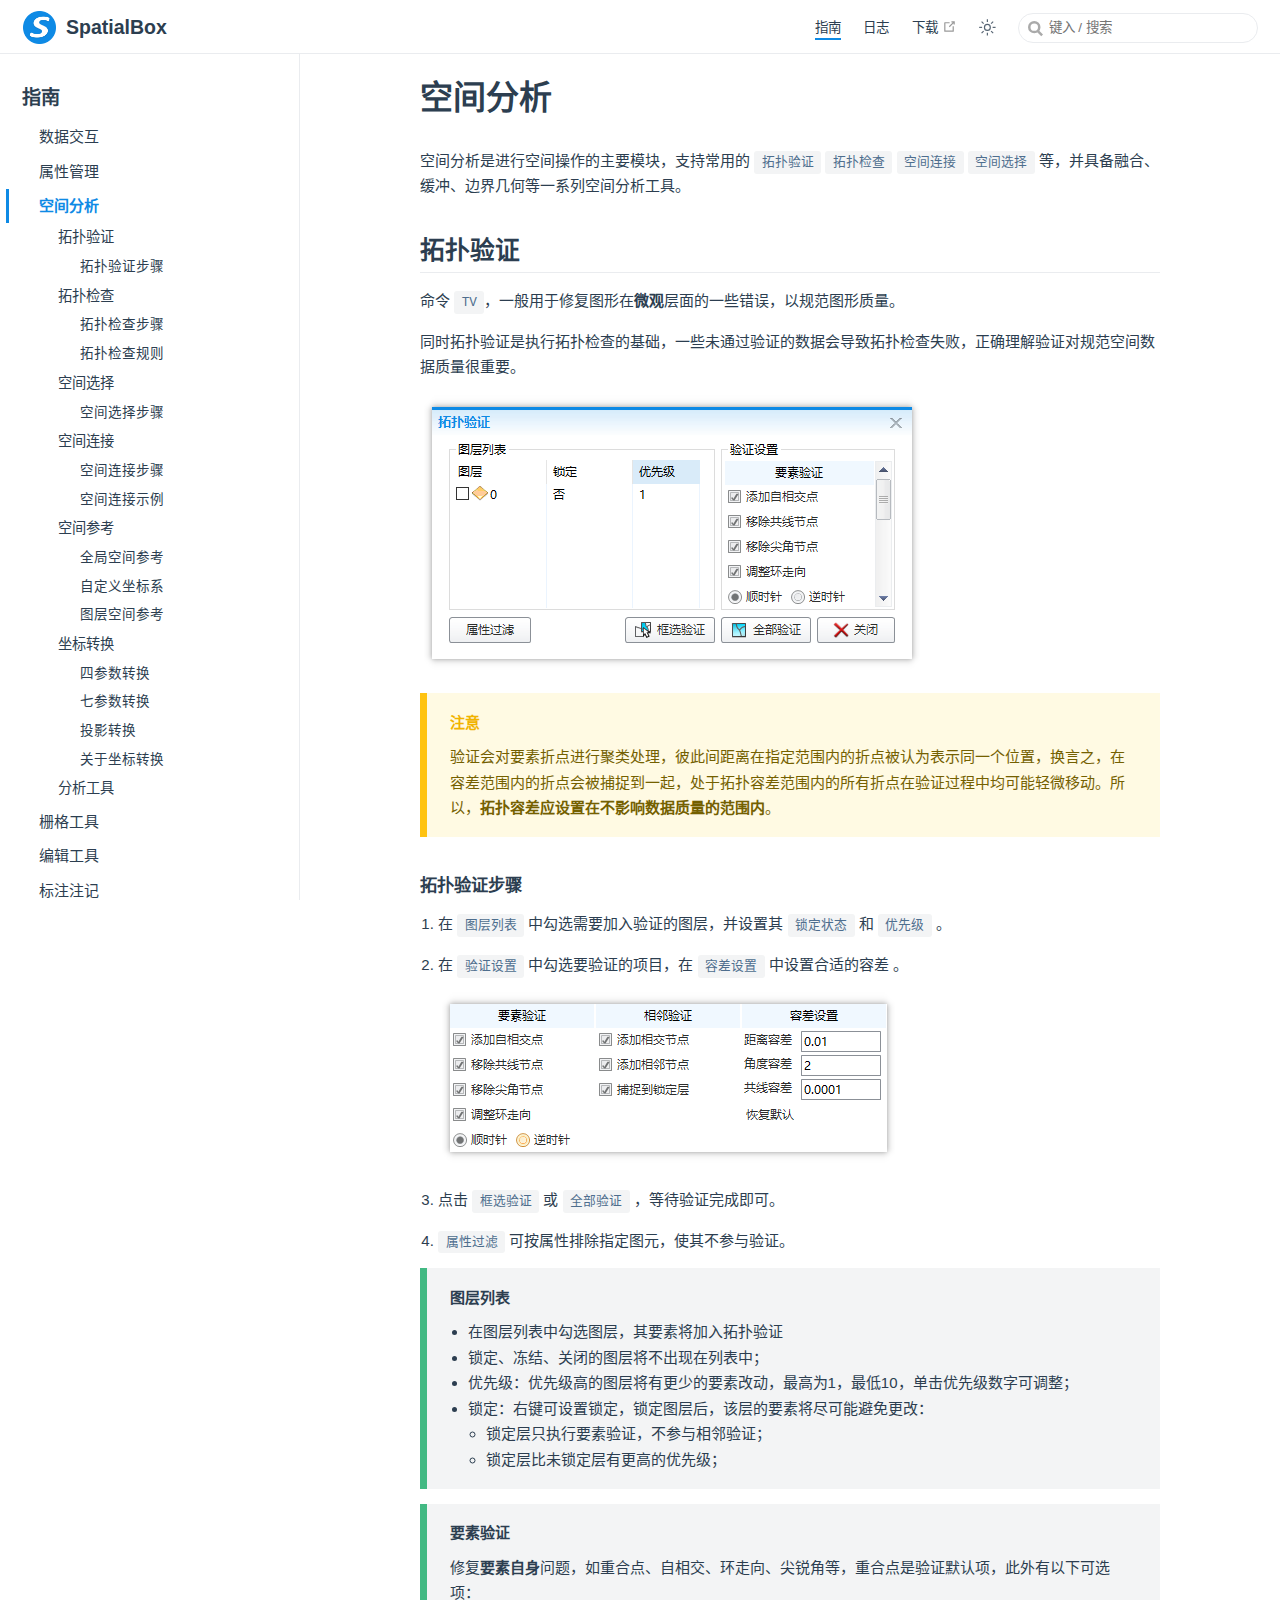
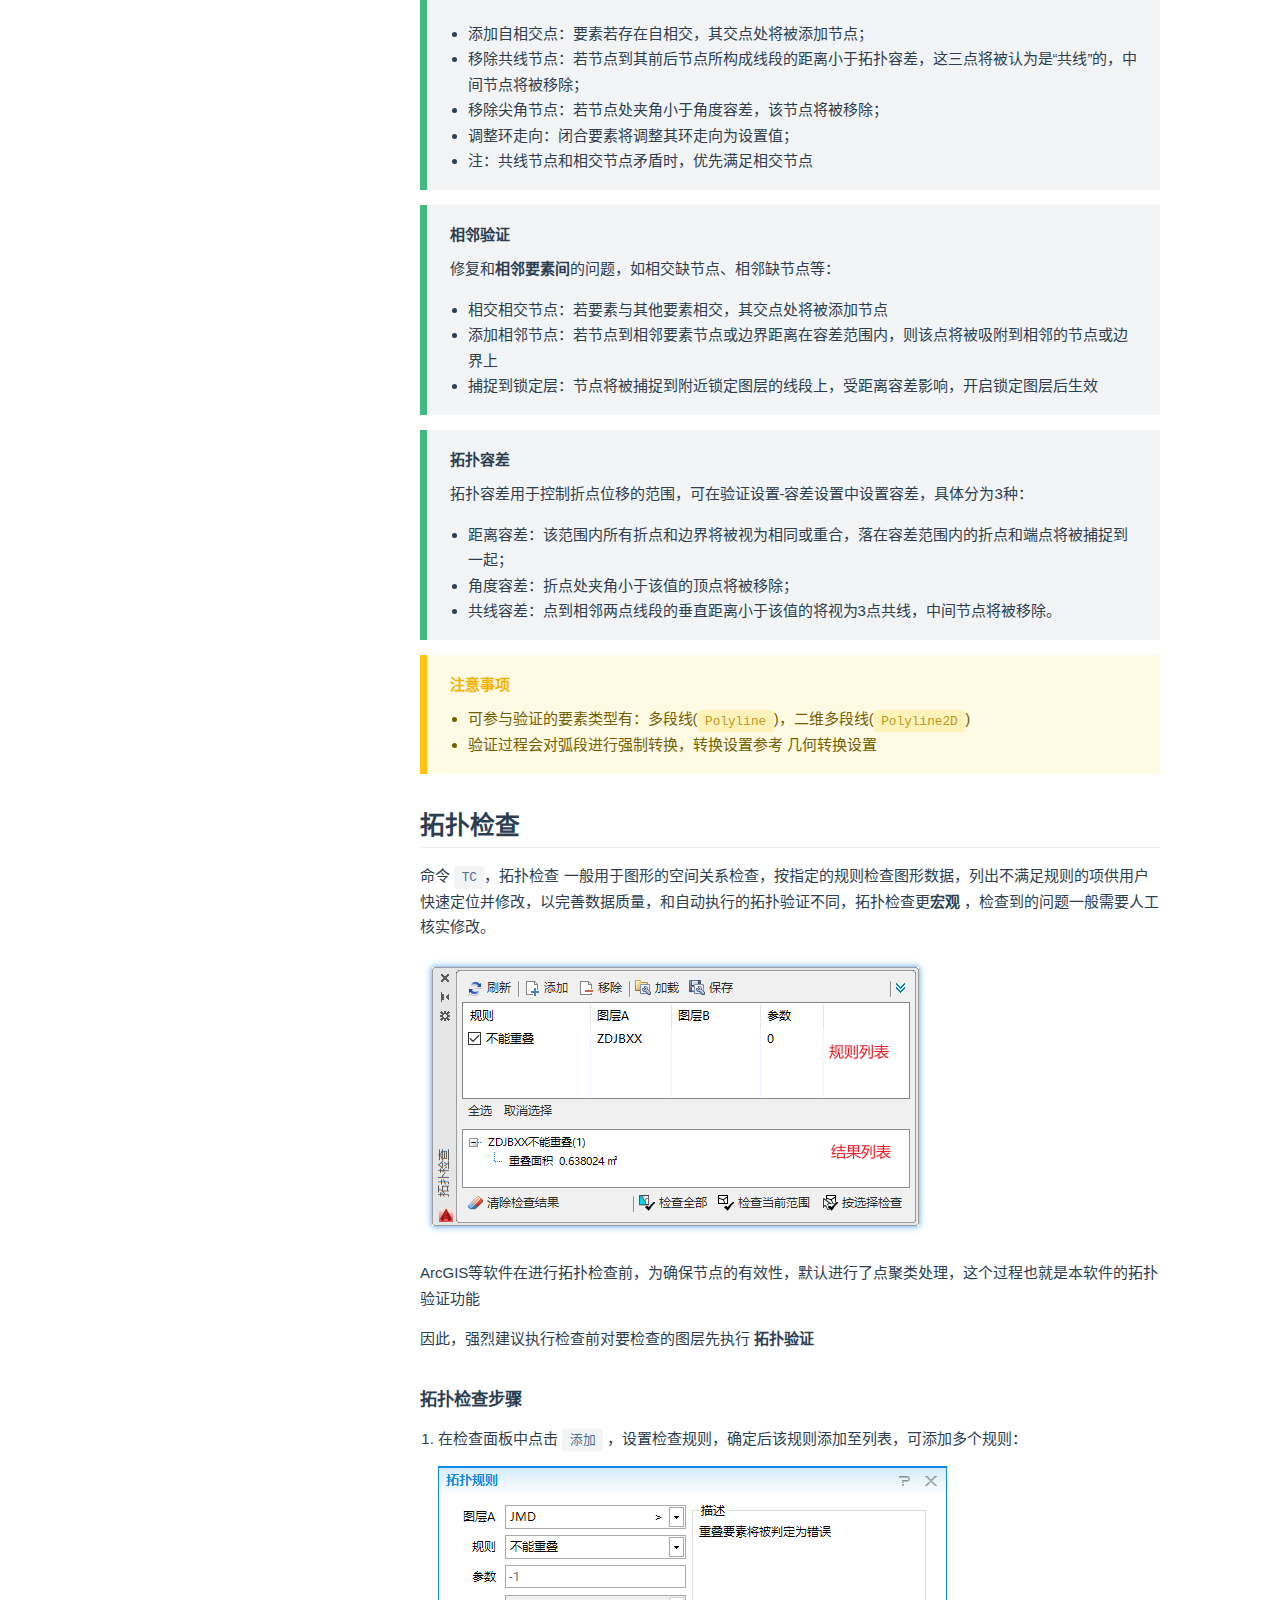
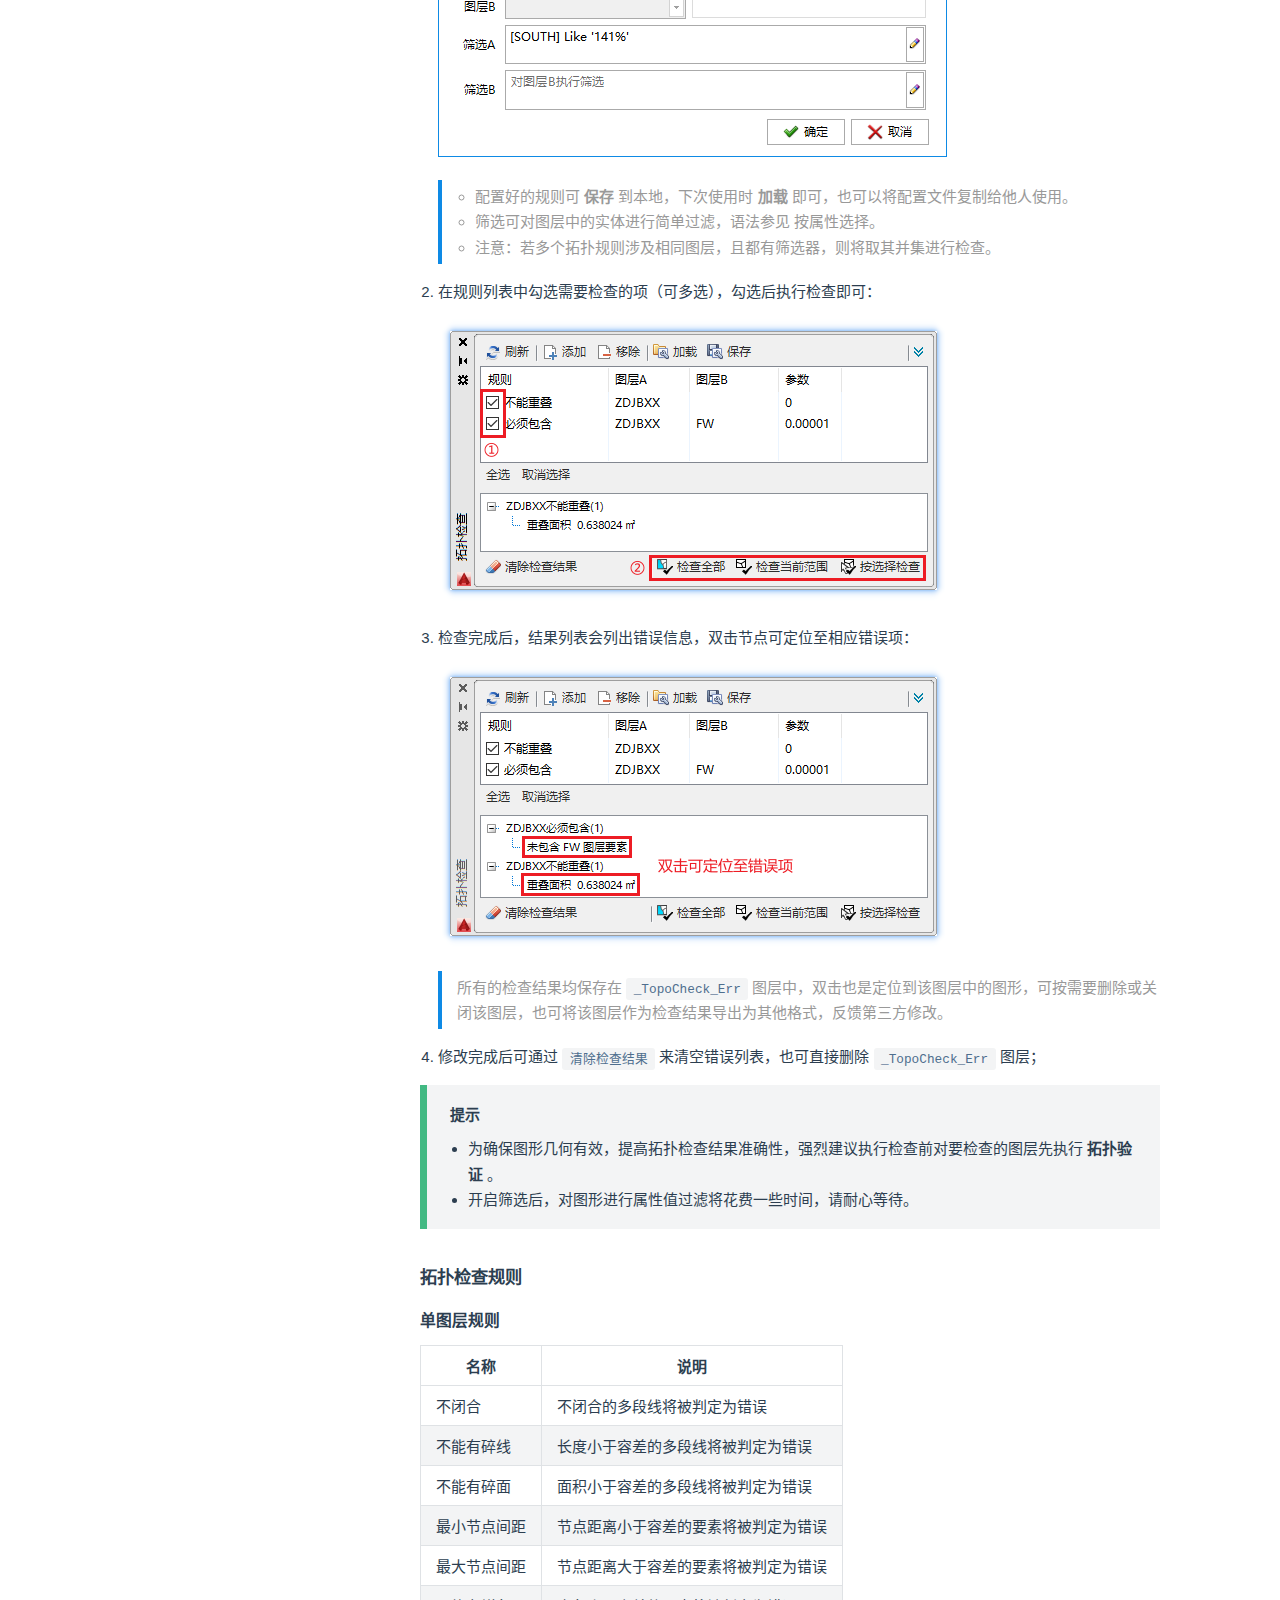
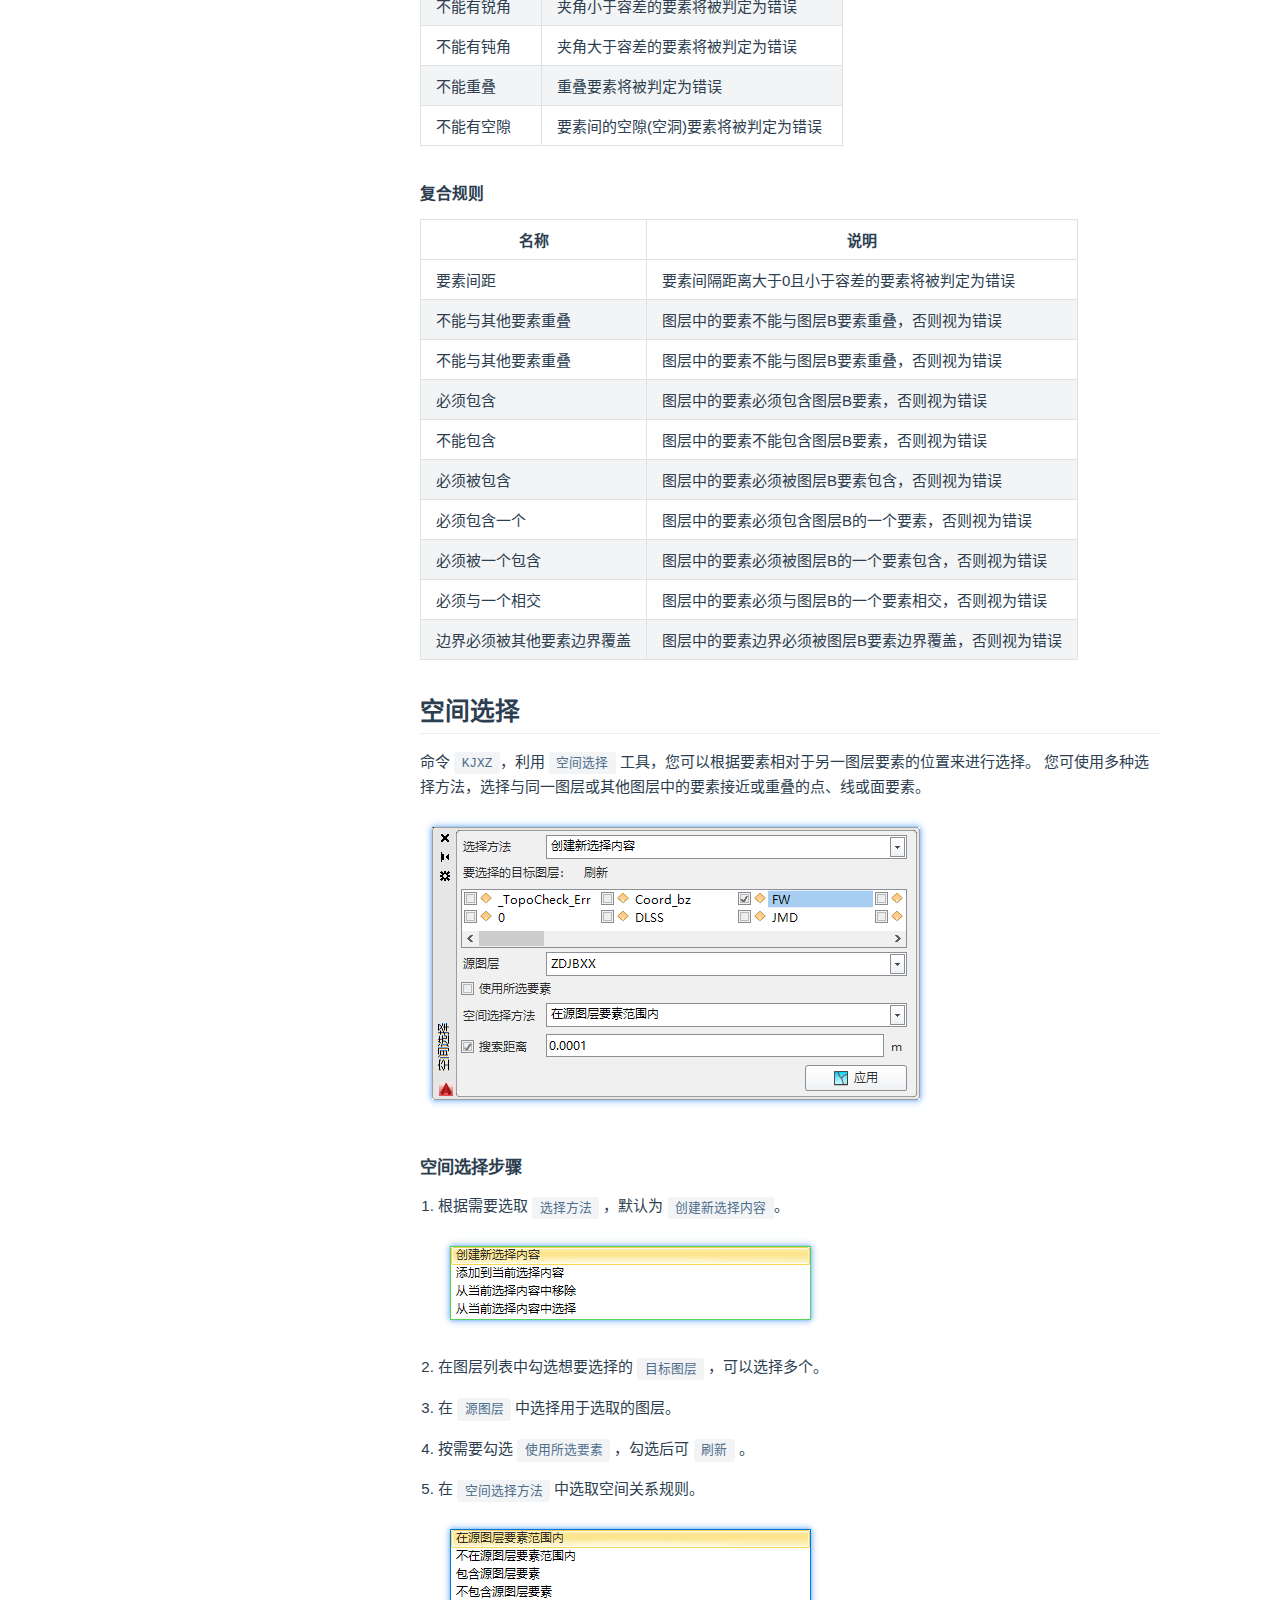
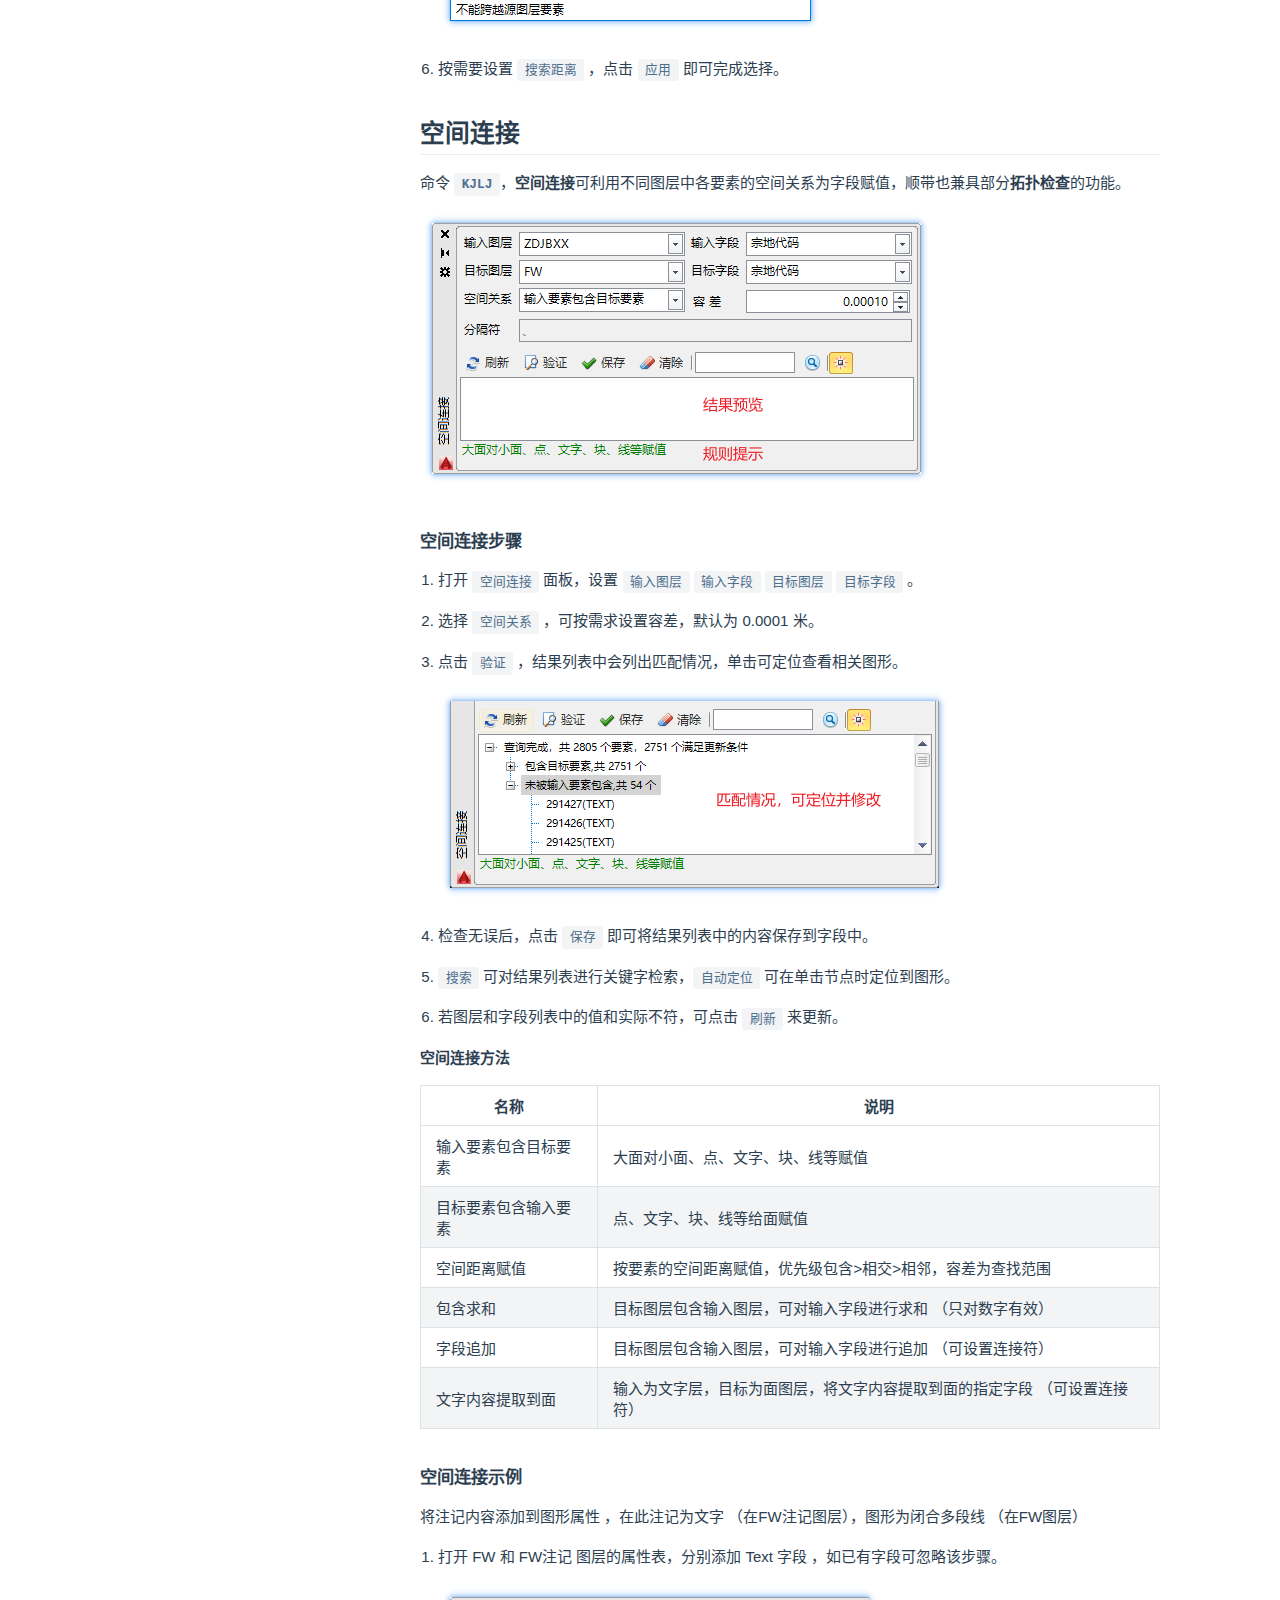
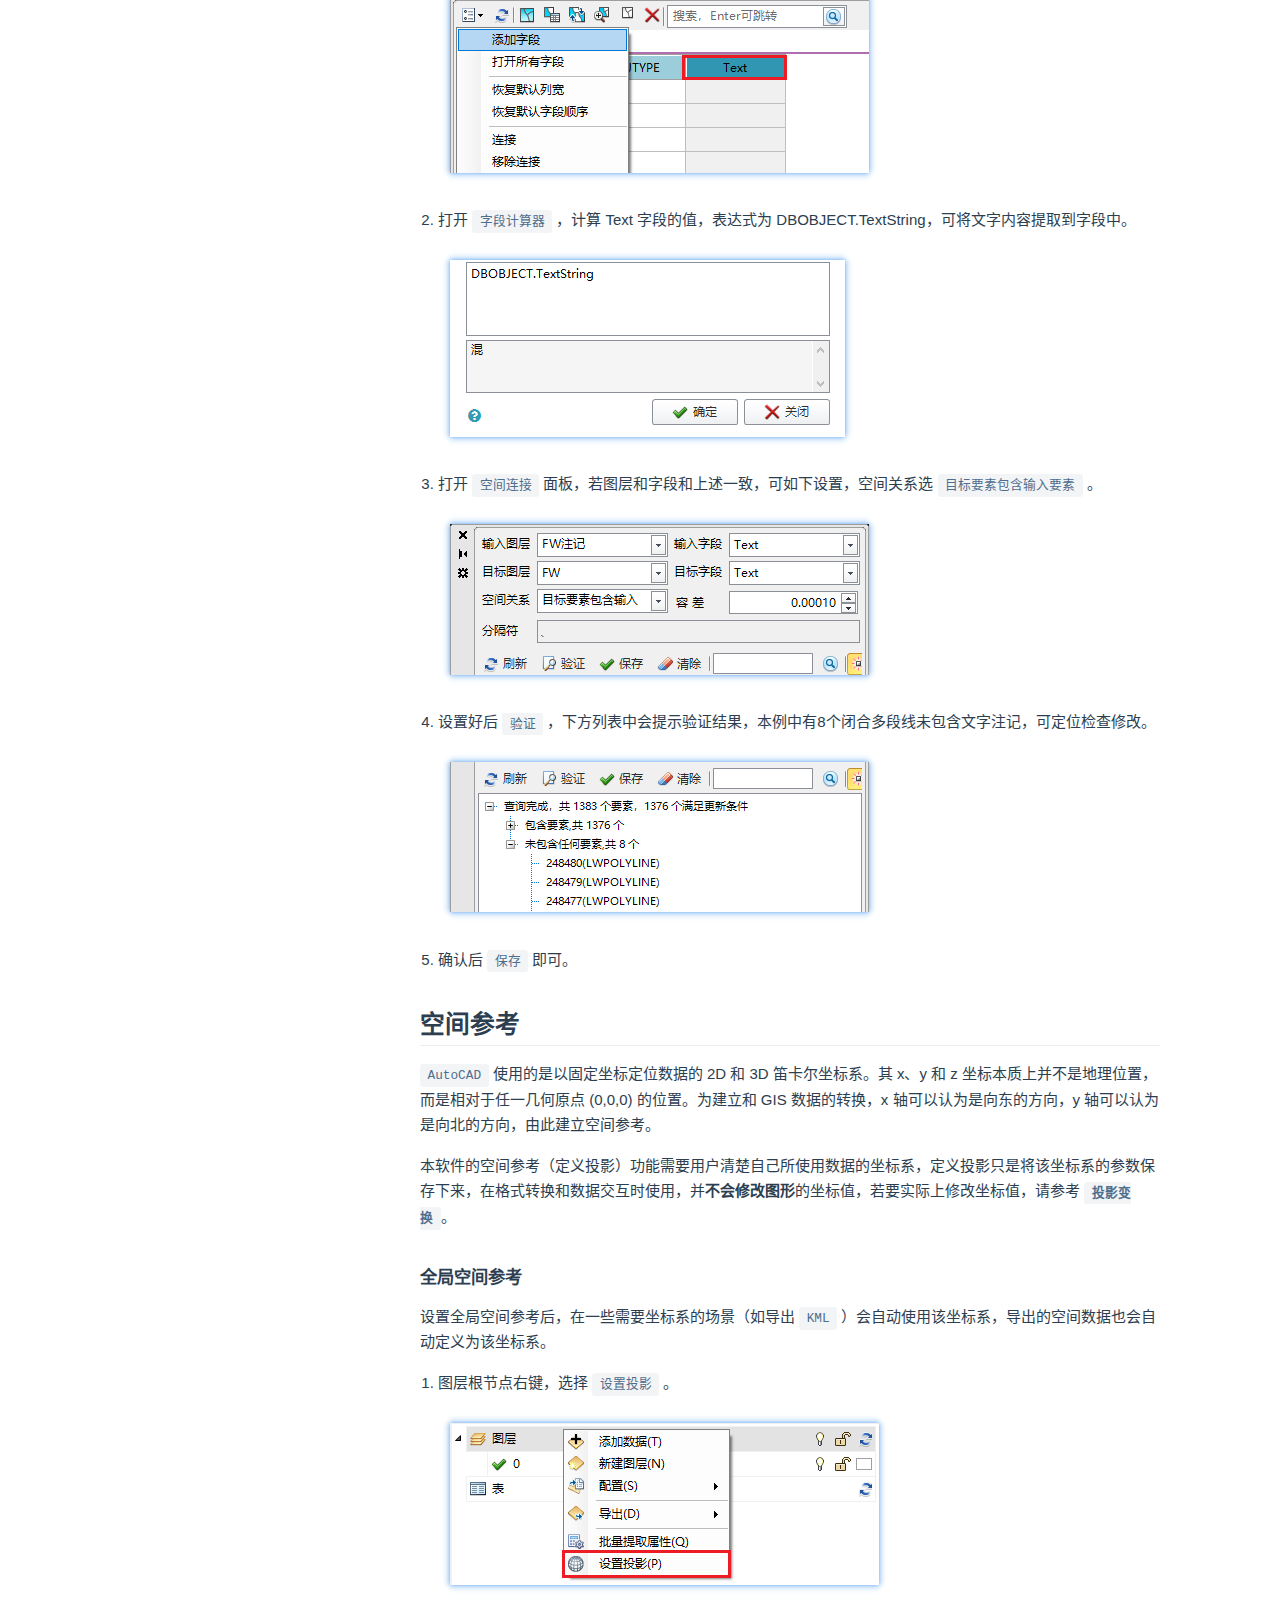
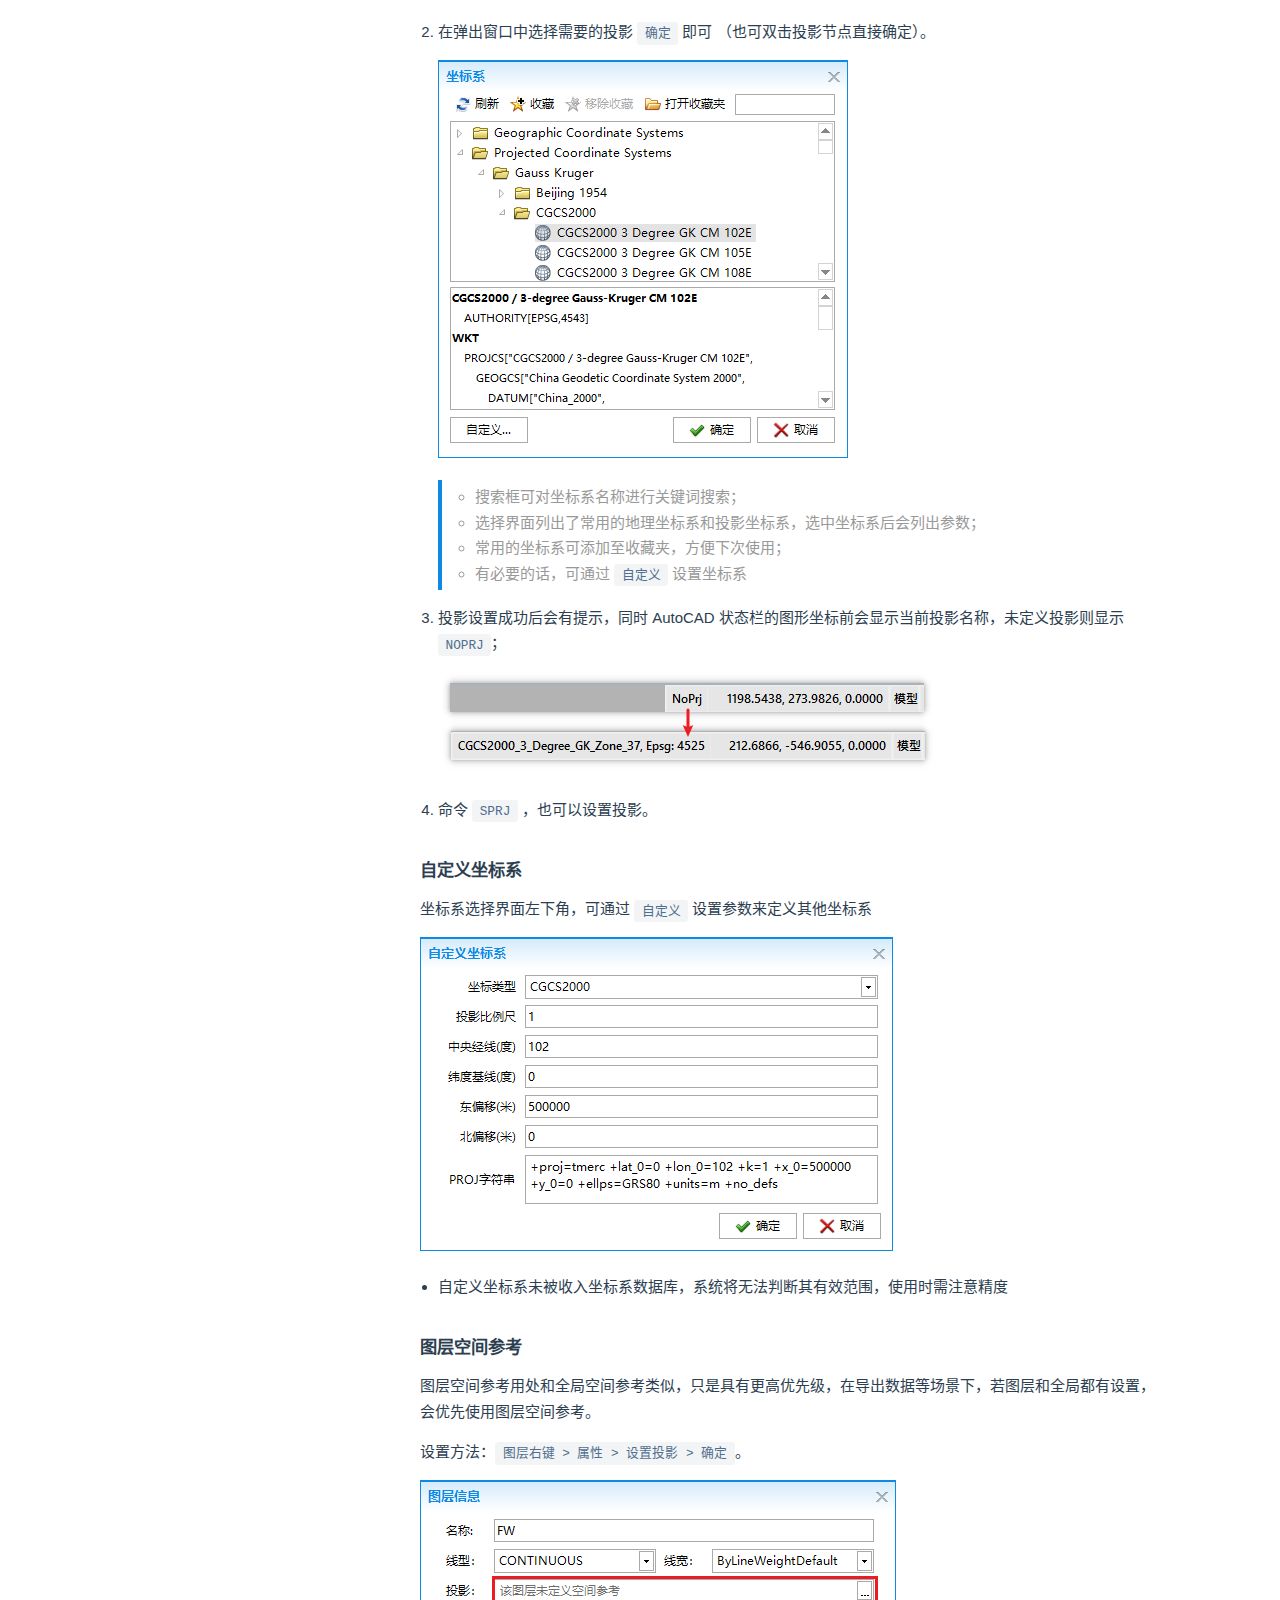
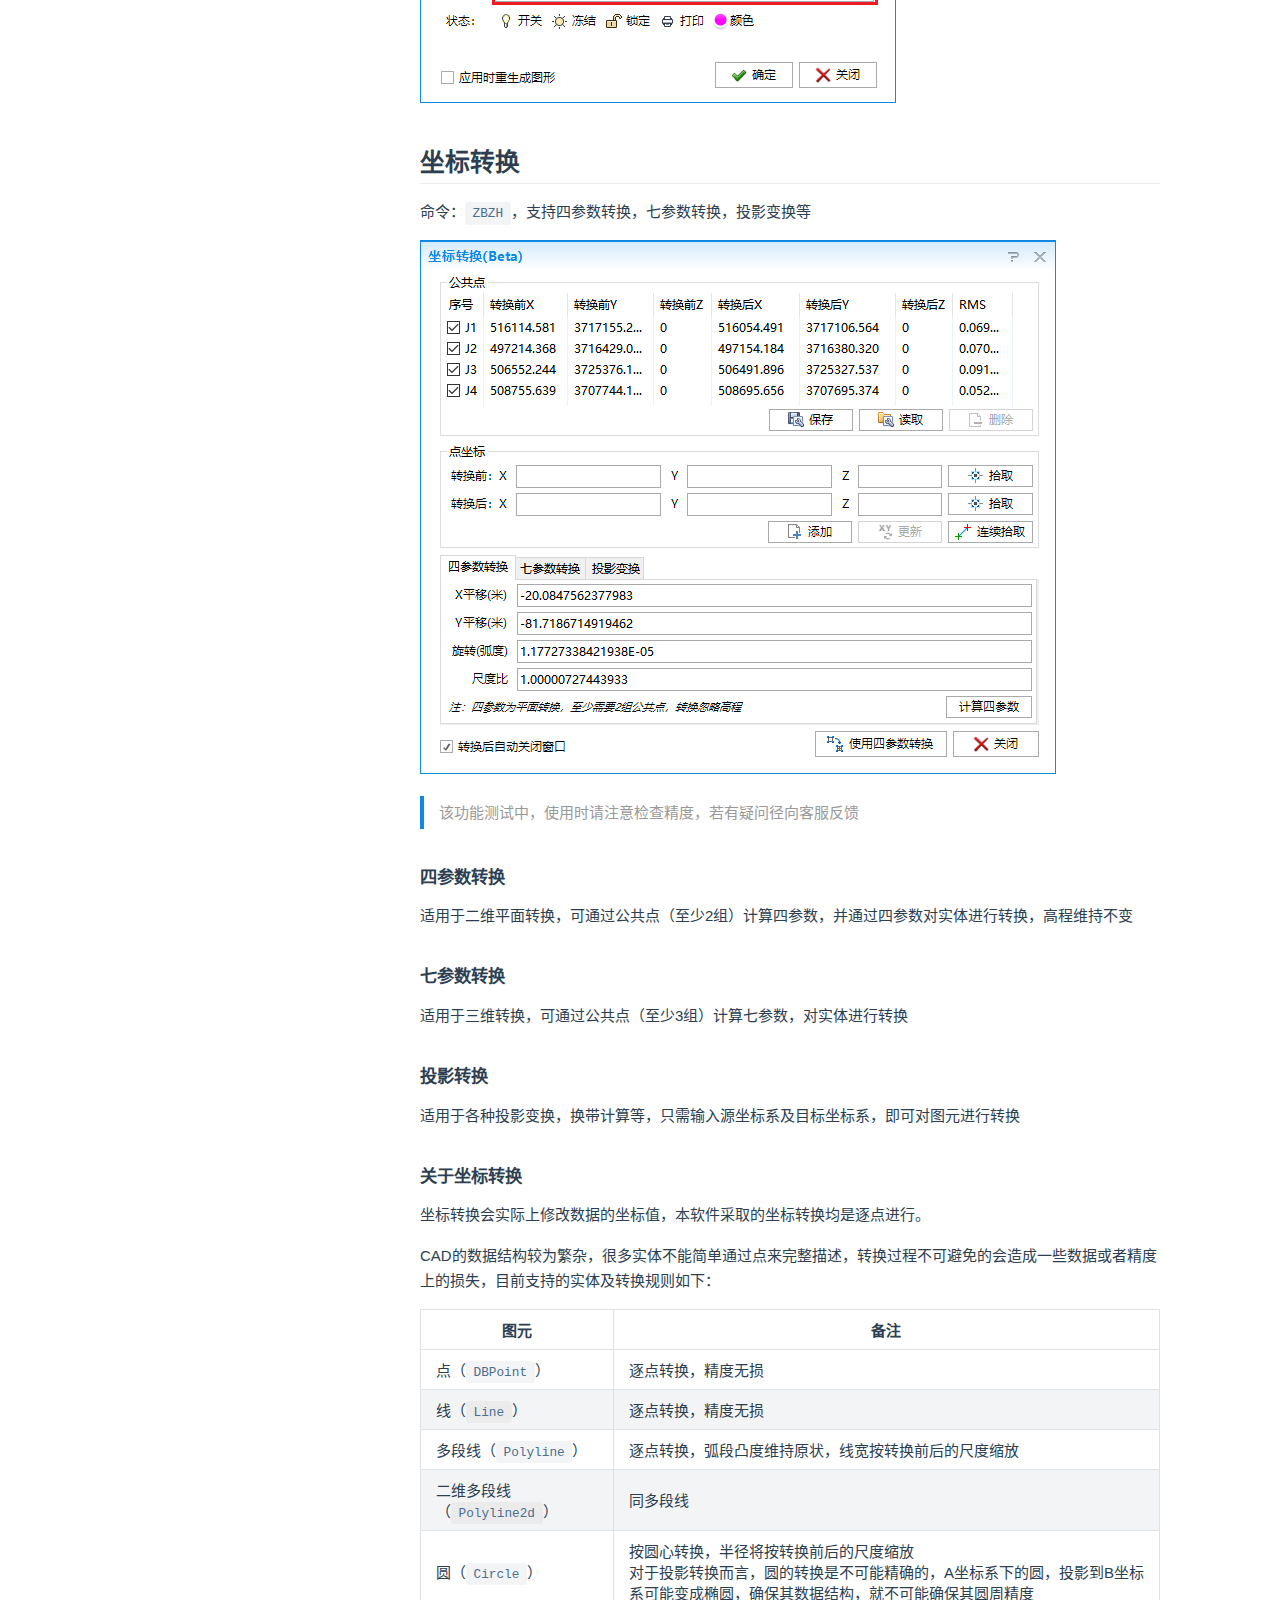
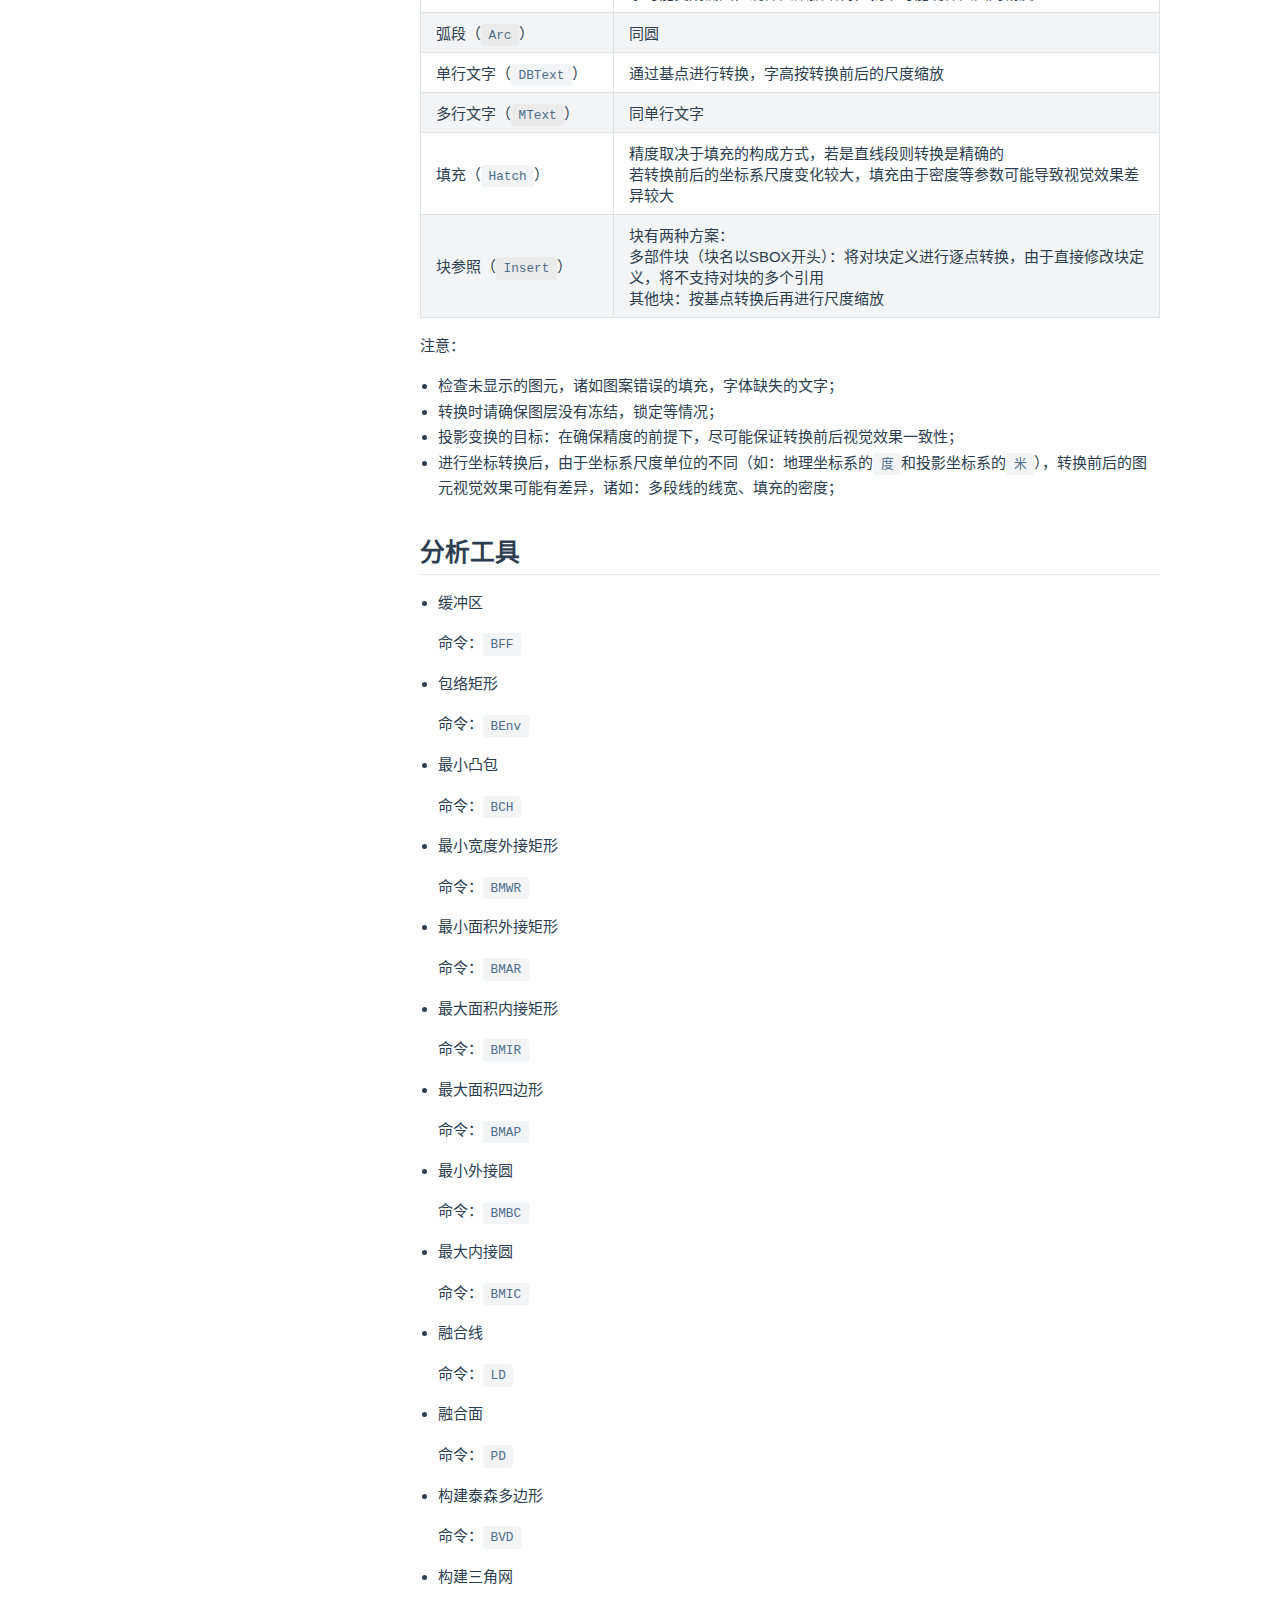
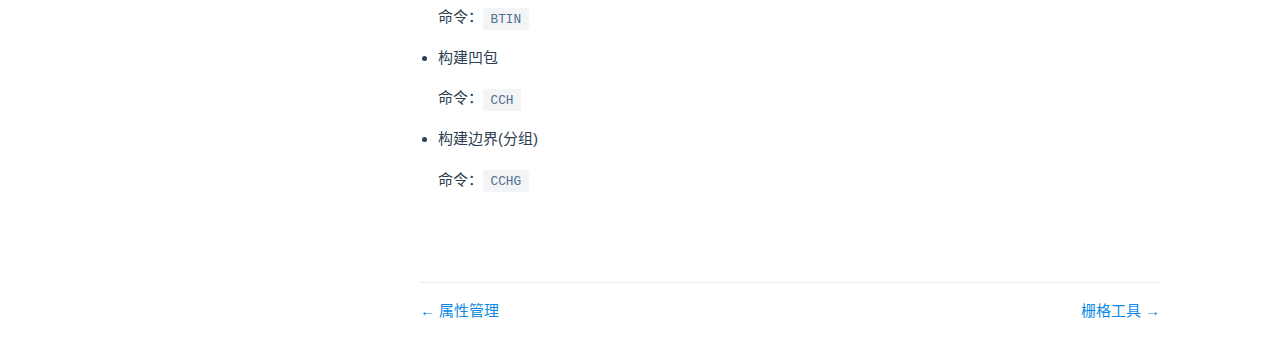
<file: guide/03spatial.html>
<!DOCTYPE html>
<html lang="zh-CN">
  <head>
    <meta charset="utf-8">
    <meta name="viewport" content="width=device-width,initial-scale=1">
    <meta name="generator" content="VuePress 2.0.0-beta.66">
    <style>
      :root {
        --c-bg: #fff;
      }
      html.dark {
        --c-bg: #22272e;
      }
      html, body {
        background-color: var(--c-bg);
      }
    </style>
    <script>
      const userMode = localStorage.getItem('vuepress-color-scheme');
			const systemDarkMode = window.matchMedia && window.matchMedia('(prefers-color-scheme: dark)').matches;
			if (userMode === 'dark' || (userMode !== 'light' && systemDarkMode)) {
				document.documentElement.classList.toggle('dark', true);
			}
    </script>
    <link rel="icon" href="/images/SpatialBox_Blue512.png"><title>空间分析 | SpatialBox</title><meta name="description" content="SpatialBox 站点">
    <link rel="preload" href="/assets/style-caf66d6e.css" as="style"><link rel="stylesheet" href="/assets/style-caf66d6e.css">
    <link rel="modulepreload" href="/assets/app-c80e1060.js"><link rel="prefetch" href="/assets/index.html-bfe0cf39.js" as="script"><link rel="prefetch" href="/assets/01data.html-61955d8d.js" as="script"><link rel="prefetch" href="/assets/02Xdata.html-6caaf5f4.js" as="script"><link rel="prefetch" href="/assets/03Spatial.html-f1142a07.js" as="script"><link rel="prefetch" href="/assets/04Raster.html-cd669383.js" as="script"><link rel="prefetch" href="/assets/05Editor.html-ac04d35b.js" as="script"><link rel="prefetch" href="/assets/06Lable.html-b2e95e61.js" as="script"><link rel="prefetch" href="/assets/07Genaral.html-db477477.js" as="script"><link rel="prefetch" href="/assets/08Others.html-074cb1cd.js" as="script"><link rel="prefetch" href="/assets/changelog.html-bbdc7a38.js" as="script"><link rel="prefetch" href="/assets/faq.html-3e23c862.js" as="script"><link rel="prefetch" href="/assets/index.html-f6ffc1e9.js" as="script"><link rel="prefetch" href="/assets/404.html-f9875e7b.js" as="script"><link rel="prefetch" href="/assets/index.html-de2405ad.js" as="script"><link rel="prefetch" href="/assets/01data.html-5c3c74d5.js" as="script"><link rel="prefetch" href="/assets/02Xdata.html-8e3cdddc.js" as="script"><link rel="prefetch" href="/assets/03Spatial.html-844b131a.js" as="script"><link rel="prefetch" href="/assets/04Raster.html-5404404f.js" as="script"><link rel="prefetch" href="/assets/05Editor.html-a14ab7dc.js" as="script"><link rel="prefetch" href="/assets/06Lable.html-e924ab30.js" as="script"><link rel="prefetch" href="/assets/07Genaral.html-c838f7e8.js" as="script"><link rel="prefetch" href="/assets/08Others.html-205118d9.js" as="script"><link rel="prefetch" href="/assets/changelog.html-41bee2a5.js" as="script"><link rel="prefetch" href="/assets/faq.html-8b32b93e.js" as="script"><link rel="prefetch" href="/assets/index.html-689842df.js" as="script"><link rel="prefetch" href="/assets/404.html-7650fa32.js" as="script">
  </head>
  <body>
    <div id="app"><!--[--><div class="theme-container"><!--[--><header class="navbar"><div class="toggle-sidebar-button" title="toggle sidebar" aria-expanded="false" role="button" tabindex="0"><div class="icon" aria-hidden="true"><span></span><span></span><span></span></div></div><span><a href="/" class=""><img class="logo" src="/images/SpatialBox_Blue512.png" alt="SpatialBox"><span class="site-name can-hide">SpatialBox</span></a></span><div class="navbar-items-wrapper" style=""><!--[--><!--]--><nav class="navbar-items can-hide"><!--[--><div class="navbar-item"><a href="/guide/" class="router-link-active" aria-label="指南"><!--[--><!--]--> 指南 <!--[--><!--]--></a></div><div class="navbar-item"><a href="/guide/changelog" class="" aria-label="日志"><!--[--><!--]--> 日志 <!--[--><!--]--></a></div><div class="navbar-item"><a class="external-link" href="http://spatialbox.ysepan.com/" rel="noopener noreferrer" target="_blank" aria-label="下载"><!--[--><!--]--> 下载 <span><svg class="external-link-icon" xmlns="http://www.w3.org/2000/svg" aria-hidden="true" focusable="false" x="0px" y="0px" viewBox="0 0 100 100" width="15" height="15"><path fill="currentColor" d="M18.8,85.1h56l0,0c2.2,0,4-1.8,4-4v-32h-8v28h-48v-48h28v-8h-32l0,0c-2.2,0-4,1.8-4,4v56C14.8,83.3,16.6,85.1,18.8,85.1z"></path><polygon fill="currentColor" points="45.7,48.7 51.3,54.3 77.2,28.5 77.2,37.2 85.2,37.2 85.2,14.9 62.8,14.9 62.8,22.9 71.5,22.9"></polygon></svg><span class="external-link-icon-sr-only">open in new window</span></span><!--[--><!--]--></a></div><!--]--></nav><!--[--><!--]--><button class="toggle-color-mode-button" title="toggle color mode"><svg style="" class="icon" focusable="false" viewBox="0 0 32 32"><path d="M16 12.005a4 4 0 1 1-4 4a4.005 4.005 0 0 1 4-4m0-2a6 6 0 1 0 6 6a6 6 0 0 0-6-6z" fill="currentColor"></path><path d="M5.394 6.813l1.414-1.415l3.506 3.506L8.9 10.318z" fill="currentColor"></path><path d="M2 15.005h5v2H2z" fill="currentColor"></path><path d="M5.394 25.197L8.9 21.691l1.414 1.415l-3.506 3.505z" fill="currentColor"></path><path d="M15 25.005h2v5h-2z" fill="currentColor"></path><path d="M21.687 23.106l1.414-1.415l3.506 3.506l-1.414 1.414z" fill="currentColor"></path><path d="M25 15.005h5v2h-5z" fill="currentColor"></path><path d="M21.687 8.904l3.506-3.506l1.414 1.415l-3.506 3.505z" fill="currentColor"></path><path d="M15 2.005h2v5h-2z" fill="currentColor"></path></svg><svg style="display:none;" class="icon" focusable="false" viewBox="0 0 32 32"><path d="M13.502 5.414a15.075 15.075 0 0 0 11.594 18.194a11.113 11.113 0 0 1-7.975 3.39c-.138 0-.278.005-.418 0a11.094 11.094 0 0 1-3.2-21.584M14.98 3a1.002 1.002 0 0 0-.175.016a13.096 13.096 0 0 0 1.825 25.981c.164.006.328 0 .49 0a13.072 13.072 0 0 0 10.703-5.555a1.01 1.01 0 0 0-.783-1.565A13.08 13.08 0 0 1 15.89 4.38A1.015 1.015 0 0 0 14.98 3z" fill="currentColor"></path></svg></button><form class="search-box" role="search"><input type="search" placeholder="键入 / 搜索" autocomplete="off" spellcheck="false" value><!----></form></div></header><!--]--><div class="sidebar-mask"></div><!--[--><aside class="sidebar"><nav class="navbar-items"><!--[--><div class="navbar-item"><a href="/guide/" class="router-link-active" aria-label="指南"><!--[--><!--]--> 指南 <!--[--><!--]--></a></div><div class="navbar-item"><a href="/guide/changelog" class="" aria-label="日志"><!--[--><!--]--> 日志 <!--[--><!--]--></a></div><div class="navbar-item"><a class="external-link" href="http://spatialbox.ysepan.com/" rel="noopener noreferrer" target="_blank" aria-label="下载"><!--[--><!--]--> 下载 <span><svg class="external-link-icon" xmlns="http://www.w3.org/2000/svg" aria-hidden="true" focusable="false" x="0px" y="0px" viewBox="0 0 100 100" width="15" height="15"><path fill="currentColor" d="M18.8,85.1h56l0,0c2.2,0,4-1.8,4-4v-32h-8v28h-48v-48h28v-8h-32l0,0c-2.2,0-4,1.8-4,4v56C14.8,83.3,16.6,85.1,18.8,85.1z"></path><polygon fill="currentColor" points="45.7,48.7 51.3,54.3 77.2,28.5 77.2,37.2 85.2,37.2 85.2,14.9 62.8,14.9 62.8,22.9 71.5,22.9"></polygon></svg><span class="external-link-icon-sr-only">open in new window</span></span><!--[--><!--]--></a></div><!--]--></nav><!--[--><!--]--><ul class="sidebar-items"><!--[--><li><p tabindex="0" class="sidebar-item sidebar-heading active">指南 <!----></p><ul style="" class="sidebar-item-children"><!--[--><li><a href="/guide/01data.html" class="sidebar-item" aria-label="数据交互"><!--[--><!--]--> 数据交互 <!--[--><!--]--></a><!----></li><li><a href="/guide/02xdata.html" class="sidebar-item" aria-label="属性管理"><!--[--><!--]--> 属性管理 <!--[--><!--]--></a><!----></li><li><a aria-current="page" href="/guide/03spatial.html" class="router-link-active router-link-exact-active router-link-active sidebar-item active" aria-label="空间分析"><!--[--><!--]--> 空间分析 <!--[--><!--]--></a><ul style="" class="sidebar-item-children"><!--[--><li><a aria-current="page" href="/guide/03spatial.html#拓扑验证" class="router-link-active router-link-exact-active sidebar-item" aria-label="拓扑验证"><!--[--><!--]--> 拓扑验证 <!--[--><!--]--></a><ul style="" class="sidebar-item-children"><!--[--><li><a aria-current="page" href="/guide/03spatial.html#拓扑验证步骤" class="router-link-active router-link-exact-active sidebar-item" aria-label="拓扑验证步骤"><!--[--><!--]--> 拓扑验证步骤 <!--[--><!--]--></a><!----></li><!--]--></ul></li><li><a aria-current="page" href="/guide/03spatial.html#拓扑检查" class="router-link-active router-link-exact-active sidebar-item" aria-label="拓扑检查"><!--[--><!--]--> 拓扑检查 <!--[--><!--]--></a><ul style="" class="sidebar-item-children"><!--[--><li><a aria-current="page" href="/guide/03spatial.html#拓扑检查步骤" class="router-link-active router-link-exact-active sidebar-item" aria-label="拓扑检查步骤"><!--[--><!--]--> 拓扑检查步骤 <!--[--><!--]--></a><!----></li><li><a aria-current="page" href="/guide/03spatial.html#拓扑检查规则" class="router-link-active router-link-exact-active sidebar-item" aria-label="拓扑检查规则"><!--[--><!--]--> 拓扑检查规则 <!--[--><!--]--></a><!----></li><!--]--></ul></li><li><a aria-current="page" href="/guide/03spatial.html#空间选择" class="router-link-active router-link-exact-active sidebar-item" aria-label="空间选择"><!--[--><!--]--> 空间选择 <!--[--><!--]--></a><ul style="" class="sidebar-item-children"><!--[--><li><a aria-current="page" href="/guide/03spatial.html#空间选择步骤" class="router-link-active router-link-exact-active sidebar-item" aria-label="空间选择步骤"><!--[--><!--]--> 空间选择步骤 <!--[--><!--]--></a><!----></li><!--]--></ul></li><li><a aria-current="page" href="/guide/03spatial.html#空间连接" class="router-link-active router-link-exact-active sidebar-item" aria-label="空间连接"><!--[--><!--]--> 空间连接 <!--[--><!--]--></a><ul style="" class="sidebar-item-children"><!--[--><li><a aria-current="page" href="/guide/03spatial.html#空间连接步骤" class="router-link-active router-link-exact-active sidebar-item" aria-label="空间连接步骤"><!--[--><!--]--> 空间连接步骤 <!--[--><!--]--></a><!----></li><li><a aria-current="page" href="/guide/03spatial.html#空间连接示例" class="router-link-active router-link-exact-active sidebar-item" aria-label="空间连接示例"><!--[--><!--]--> 空间连接示例 <!--[--><!--]--></a><!----></li><!--]--></ul></li><li><a aria-current="page" href="/guide/03spatial.html#空间参考" class="router-link-active router-link-exact-active sidebar-item" aria-label="空间参考"><!--[--><!--]--> 空间参考 <!--[--><!--]--></a><ul style="" class="sidebar-item-children"><!--[--><li><a aria-current="page" href="/guide/03spatial.html#全局空间参考" class="router-link-active router-link-exact-active sidebar-item" aria-label="全局空间参考"><!--[--><!--]--> 全局空间参考 <!--[--><!--]--></a><!----></li><li><a aria-current="page" href="/guide/03spatial.html#自定义坐标系" class="router-link-active router-link-exact-active sidebar-item" aria-label="自定义坐标系"><!--[--><!--]--> 自定义坐标系 <!--[--><!--]--></a><!----></li><li><a aria-current="page" href="/guide/03spatial.html#图层空间参考" class="router-link-active router-link-exact-active sidebar-item" aria-label="图层空间参考"><!--[--><!--]--> 图层空间参考 <!--[--><!--]--></a><!----></li><!--]--></ul></li><li><a aria-current="page" href="/guide/03spatial.html#坐标转换" class="router-link-active router-link-exact-active sidebar-item" aria-label="坐标转换"><!--[--><!--]--> 坐标转换 <!--[--><!--]--></a><ul style="" class="sidebar-item-children"><!--[--><li><a aria-current="page" href="/guide/03spatial.html#四参数转换" class="router-link-active router-link-exact-active sidebar-item" aria-label="四参数转换"><!--[--><!--]--> 四参数转换 <!--[--><!--]--></a><!----></li><li><a aria-current="page" href="/guide/03spatial.html#七参数转换" class="router-link-active router-link-exact-active sidebar-item" aria-label="七参数转换"><!--[--><!--]--> 七参数转换 <!--[--><!--]--></a><!----></li><li><a aria-current="page" href="/guide/03spatial.html#投影转换" class="router-link-active router-link-exact-active sidebar-item" aria-label="投影转换"><!--[--><!--]--> 投影转换 <!--[--><!--]--></a><!----></li><li><a aria-current="page" href="/guide/03spatial.html#关于坐标转换" class="router-link-active router-link-exact-active sidebar-item" aria-label="关于坐标转换"><!--[--><!--]--> 关于坐标转换 <!--[--><!--]--></a><!----></li><!--]--></ul></li><li><a aria-current="page" href="/guide/03spatial.html#分析工具" class="router-link-active router-link-exact-active sidebar-item" aria-label="分析工具"><!--[--><!--]--> 分析工具 <!--[--><!--]--></a><!----></li><!--]--></ul></li><li><a href="/guide/04raster.html" class="sidebar-item" aria-label="栅格工具"><!--[--><!--]--> 栅格工具 <!--[--><!--]--></a><!----></li><li><a href="/guide/05editor.html" class="sidebar-item" aria-label="编辑工具"><!--[--><!--]--> 编辑工具 <!--[--><!--]--></a><!----></li><li><a href="/guide/06lable.html" class="sidebar-item" aria-label="标注注记"><!--[--><!--]--> 标注注记 <!--[--><!--]--></a><!----></li><li><a href="/guide/07genaral.html" class="sidebar-item" aria-label="通用工具"><!--[--><!--]--> 通用工具 <!--[--><!--]--></a><!----></li><li><a href="/guide/08others.html" class="sidebar-item" aria-label="其他"><!--[--><!--]--> 其他 <!--[--><!--]--></a><!----></li><li><a href="/guide/faq.html" class="sidebar-item" aria-label="常见问题"><!--[--><!--]--> 常见问题 <!--[--><!--]--></a><!----></li><!--]--></ul></li><li><p tabindex="0" class="sidebar-item sidebar-heading">更多 <!----></p><ul style="" class="sidebar-item-children"><!--[--><li><a href="/guide/changelog.html" class="sidebar-item" aria-label="更新日志"><!--[--><!--]--> 更新日志 <!--[--><!--]--></a><!----></li><!--]--></ul></li><!--]--></ul><!--[--><!--]--></aside><!--]--><!--[--><main class="page"><!--[--><!--]--><div class="theme-default-content"><!--[--><!--]--><div><h1 id="空间分析" tabindex="-1"><a class="header-anchor" href="#空间分析" aria-hidden="true">#</a> 空间分析</h1><p>空间分析是进行空间操作的主要模块，支持常用的 <code>拓扑验证</code> <code>拓扑检查</code> <code>空间连接</code> <code>空间选择</code> 等，并具备融合、缓冲、边界几何等一系列空间分析工具。</p><h2 id="拓扑验证" tabindex="-1"><a class="header-anchor" href="#拓扑验证" aria-hidden="true">#</a> 拓扑验证</h2><p>命令 <code>TV</code>，一般用于修复图形在<strong>微观</strong>层面的一些错误，以规范图形质量。</p><p>同时拓扑验证是执行拓扑检查的基础，一些未通过验证的数据会导致拓扑检查失败，正确理解验证对规范空间数据质量很重要。</p><p><img src="/assets/0拓扑验证-febdc923.png" alt="image"></p><div class="custom-container warning"><p class="custom-container-title">注意</p><p>验证会对要素折点进行聚类处理，彼此间距离在指定范围内的折点被认为表示同一个位置，换言之，在容差范围内的折点会被捕捉到一起，处于拓扑容差范围内的所有折点在验证过程中均可能轻微移动。所以，<strong>拓扑容差应设置在不影响数据质量的范围内</strong>。</p></div><h4 id="拓扑验证步骤" tabindex="-1"><a class="header-anchor" href="#拓扑验证步骤" aria-hidden="true">#</a> 拓扑验证步骤</h4><ol><li><p>在 <code>图层列表</code> 中勾选需要加入验证的图层，并设置其 <code>锁定状态</code> 和 <code>优先级</code> 。</p></li><li><p>在 <code>验证设置</code> 中勾选要验证的项目，在 <code>容差设置</code> 中设置合适的容差 。</p><p><img src="/assets/0拓扑验证_参数-db632bb4.png" alt="image"></p></li><li><p>点击 <code>框选验证</code> 或 <code>全部验证</code> ，等待验证完成即可。</p></li><li><p><code>属性过滤</code> 可按属性排除指定图元，使其不参与验证。</p></li></ol><div class="custom-container tip"><p class="custom-container-title">图层列表</p><ul><li>在图层列表中勾选图层，其要素将加入拓扑验证</li><li>锁定、冻结、关闭的图层将不出现在列表中；</li><li>优先级：优先级高的图层将有更少的要素改动，最高为1，最低10，单击优先级数字可调整；</li><li>锁定：右键可设置锁定，锁定图层后，该层的要素将尽可能避免更改： <ul><li>锁定层只执行要素验证，不参与相邻验证；</li><li>锁定层比未锁定层有更高的优先级；</li></ul></li></ul></div><div class="custom-container tip"><p class="custom-container-title">要素验证</p><p>修复<strong>要素自身</strong>问题，如重合点、自相交、环走向、尖锐角等，重合点是验证默认项，此外有以下可选项：</p><ul><li>添加自相交点：要素若存在自相交，其交点处将被添加节点；</li><li>移除共线节点：若节点到其前后节点所构成线段的距离小于拓扑容差，这三点将被认为是“共线”的，中间节点将被移除；</li><li>移除尖角节点：若节点处夹角小于角度容差，该节点将被移除；</li><li>调整环走向：闭合要素将调整其环走向为设置值；</li><li>注：共线节点和相交节点矛盾时，优先满足相交节点</li></ul></div><div class="custom-container tip"><p class="custom-container-title">相邻验证</p><p>修复和<strong>相邻要素间</strong>的问题，如相交缺节点、相邻缺节点等：</p><ul><li>相交相交节点：若要素与其他要素相交，其交点处将被添加节点</li><li>添加相邻节点：若节点到相邻要素节点或边界距离在容差范围内，则该点将被吸附到相邻的节点或边界上</li><li>捕捉到锁定层：节点将被捕捉到附近锁定图层的线段上，受距离容差影响，开启锁定图层后生效</li></ul></div><div class="custom-container tip"><p class="custom-container-title">拓扑容差</p><p>拓扑容差用于控制折点位移的范围，可在验证设置-容差设置中设置容差，具体分为3种：</p><ul><li>距离容差：该范围内所有折点和边界将被视为相同或重合，落在容差范围内的折点和端点将被捕捉到一起；</li><li>角度容差：折点处夹角小于该值的顶点将被移除；</li><li>共线容差：点到相邻两点线段的垂直距离小于该值的将视为3点共线，中间节点将被移除。</li></ul></div><div class="custom-container warning"><p class="custom-container-title">注意事项</p><ul><li>可参与验证的要素类型有：多段线(<code>Polyline</code>)，二维多段线(<code>Polyline2D</code>)</li><li>验证过程会对弧段进行强制转换，转换设置参考 几何转换设置</li></ul></div><h2 id="拓扑检查" tabindex="-1"><a class="header-anchor" href="#拓扑检查" aria-hidden="true">#</a> 拓扑检查</h2><p>命令 <code>TC</code>，拓扑检查 一般用于图形的空间关系检查，按指定的规则检查图形数据，列出不满足规则的项供用户快速定位并修改，以完善数据质量，和自动执行的拓扑验证不同，拓扑检查更<strong>宏观</strong> ，检查到的问题一般需要人工核实修改。</p><p><img src="/assets/0拓扑检查-0b280bfd.png" alt="image"></p><p>ArcGIS等软件在进行拓扑检查前，为确保节点的有效性，默认进行了点聚类处理，这个过程也就是本软件的拓扑验证功能</p><p>因此，强烈建议执行检查前对要检查的图层先执行 <strong>拓扑验证</strong></p><h4 id="拓扑检查步骤" tabindex="-1"><a class="header-anchor" href="#拓扑检查步骤" aria-hidden="true">#</a> 拓扑检查步骤</h4><ol><li><p>在检查面板中点击 <code>添加</code> ，设置检查规则，确定后该规则添加至列表，可添加多个规则：</p><p><img src="/assets/0拓扑检查规则-6820b93d.png" alt="image-20231124193722371"></p><blockquote><ul><li>配置好的规则可 <strong>保存</strong> 到本地，下次使用时 <strong>加载</strong> 即可，也可以将配置文件复制给他人使用。</li><li>筛选可对图层中的实体进行简单过滤，语法参见 按属性选择。</li><li>注意：若多个拓扑规则涉及相同图层，且都有筛选器，则将取其并集进行检查。</li></ul></blockquote></li><li><p>在规则列表中勾选需要检查的项（可多选），勾选后执行检查即可：</p><p><img src="/assets/0拓扑检查_示例-d72457f0.png" alt="image"></p></li><li><p>检查完成后，结果列表会列出错误信息，双击节点可定位至相应错误项：</p><p><img src="/assets/0拓扑检查_预览-f4275d0c.png" alt="image"></p><blockquote><p>所有的检查结果均保存在 <code>_TopoCheck_Err</code> 图层中，双击也是定位到该图层中的图形，可按需要删除或关闭该图层，也可将该图层作为检查结果导出为其他格式，反馈第三方修改。</p></blockquote></li><li><p>修改完成后可通过 <code>清除检查结果</code> 来清空错误列表，也可直接删除 <code>_TopoCheck_Err</code> 图层；</p></li></ol><div class="custom-container tip"><p class="custom-container-title">提示</p><ul><li>为确保图形几何有效，提高拓扑检查结果准确性，强烈建议执行检查前对要检查的图层先执行 <strong>拓扑验证</strong> 。</li><li>开启筛选后，对图形进行属性值过滤将花费一些时间，请耐心等待。</li></ul></div><h4 id="拓扑检查规则" tabindex="-1"><a class="header-anchor" href="#拓扑检查规则" aria-hidden="true">#</a> 拓扑检查规则</h4><h5 id="单图层规则" tabindex="-1"><a class="header-anchor" href="#单图层规则" aria-hidden="true">#</a> 单图层规则</h5><table><thead><tr><th>名称</th><th>说明</th></tr></thead><tbody><tr><td>不闭合</td><td>不闭合的多段线将被判定为错误</td></tr><tr><td>不能有碎线</td><td>长度小于容差的多段线将被判定为错误</td></tr><tr><td>不能有碎面</td><td>面积小于容差的多段线将被判定为错误</td></tr><tr><td>最小节点间距</td><td>节点距离小于容差的要素将被判定为错误</td></tr><tr><td>最大节点间距</td><td>节点距离大于容差的要素将被判定为错误</td></tr><tr><td>不能有锐角</td><td>夹角小于容差的要素将被判定为错误</td></tr><tr><td>不能有钝角</td><td>夹角大于容差的要素将被判定为错误</td></tr><tr><td>不能重叠</td><td>重叠要素将被判定为错误</td></tr><tr><td>不能有空隙</td><td>要素间的空隙(空洞)要素将被判定为错误</td></tr></tbody></table><h5 id="复合规则" tabindex="-1"><a class="header-anchor" href="#复合规则" aria-hidden="true">#</a> 复合规则</h5><table><thead><tr><th>名称</th><th>说明</th></tr></thead><tbody><tr><td>要素间距</td><td>要素间隔距离大于0且小于容差的要素将被判定为错误</td></tr><tr><td>不能与其他要素重叠</td><td>图层中的要素不能与图层B要素重叠，否则视为错误</td></tr><tr><td>不能与其他要素重叠</td><td>图层中的要素不能与图层B要素重叠，否则视为错误</td></tr><tr><td>必须包含</td><td>图层中的要素必须包含图层B要素，否则视为错误</td></tr><tr><td>不能包含</td><td>图层中的要素不能包含图层B要素，否则视为错误</td></tr><tr><td>必须被包含</td><td>图层中的要素必须被图层B要素包含，否则视为错误</td></tr><tr><td>必须包含一个</td><td>图层中的要素必须包含图层B的一个要素，否则视为错误</td></tr><tr><td>必须被一个包含</td><td>图层中的要素必须被图层B的一个要素包含，否则视为错误</td></tr><tr><td>必须与一个相交</td><td>图层中的要素必须与图层B的一个要素相交，否则视为错误</td></tr><tr><td>边界必须被其他要素边界覆盖</td><td>图层中的要素边界必须被图层B要素边界覆盖，否则视为错误</td></tr></tbody></table><h2 id="空间选择" tabindex="-1"><a class="header-anchor" href="#空间选择" aria-hidden="true">#</a> 空间选择</h2><p>命令 <code>KJXZ</code>，利用 <code>空间选择</code> 工具，您可以根据要素相对于另一图层要素的位置来进行选择。 您可使用多种选择方法，选择与同一图层或其他图层中的要素接近或重叠的点、线或面要素。</p><p><img src="/assets/0空间选择-0a800102.png" alt="image"></p><h4 id="空间选择步骤" tabindex="-1"><a class="header-anchor" href="#空间选择步骤" aria-hidden="true">#</a> 空间选择步骤</h4><ol><li><p>根据需要选取 <code>选择方法</code> ，默认为 <code>创建新选择内容</code>。</p><p><img src="/assets/0空间选择_选择方法-b5831819.png" alt="image"></p></li><li><p>在图层列表中勾选想要选择的 <code>目标图层</code> ，可以选择多个。</p></li><li><p>在 <code>源图层</code> 中选择用于选取的图层。</p></li><li><p>按需要勾选 <code>使用所选要素</code> ，勾选后可 <code>刷新</code> 。</p></li><li><p>在 <code>空间选择方法</code> 中选取空间关系规则。</p><p><img src="/assets/0空间选择_空间方法-b36b7928.png" alt="image"></p></li><li><p>按需要设置 <code>搜索距离</code> ，点击 <code>应用</code> 即可完成选择。</p></li></ol><h2 id="空间连接" tabindex="-1"><a class="header-anchor" href="#空间连接" aria-hidden="true">#</a> 空间连接</h2><p>命令 <strong><code>KJLJ</code></strong>，<strong>空间连接</strong>可利用不同图层中各要素的空间关系为字段赋值，顺带也兼具部分<strong>拓扑检查</strong>的功能。</p><p><img src="/assets/0空间连接-0d6e49e9.png" alt="image"></p><h4 id="空间连接步骤" tabindex="-1"><a class="header-anchor" href="#空间连接步骤" aria-hidden="true">#</a> 空间连接步骤</h4><ol><li><p>打开 <code>空间连接</code> 面板，设置 <code>输入图层</code> <code>输入字段</code> <code>目标图层</code> <code>目标字段</code> 。</p></li><li><p>选择 <code>空间关系</code> ，可按需求设置容差，默认为 0.0001 米。</p></li><li><p>点击 <code>验证</code> ，结果列表中会列出匹配情况，单击可定位查看相关图形。</p><p><img src="/assets/0空间连接_预览-e13ff11c.png" alt="image"></p></li><li><p>检查无误后，点击 <code>保存</code> 即可将结果列表中的内容保存到字段中。</p></li><li><p><code>搜索</code> 可对结果列表进行关键字检索，<code>自动定位</code> 可在单击节点时定位到图形。</p></li><li><p>若图层和字段列表中的值和实际不符，可点击 <code>刷新</code> 来更新。</p></li></ol><p><strong>空间连接方法</strong></p><table><thead><tr><th>名称</th><th>说明</th></tr></thead><tbody><tr><td>输入要素包含目标要素</td><td>大面对小面、点、文字、块、线等赋值</td></tr><tr><td>目标要素包含输入要素</td><td>点、文字、块、线等给面赋值</td></tr><tr><td>空间距离赋值</td><td>按要素的空间距离赋值，优先级包含&gt;相交&gt;相邻，容差为查找范围</td></tr><tr><td>包含求和</td><td>目标图层包含输入图层，可对输入字段进行求和 （只对数字有效）</td></tr><tr><td>字段追加</td><td>目标图层包含输入图层，可对输入字段进行追加 （可设置连接符）</td></tr><tr><td>文字内容提取到面</td><td>输入为文字层，目标为面图层，将文字内容提取到面的指定字段 （可设置连接符）</td></tr></tbody></table><h4 id="空间连接示例" tabindex="-1"><a class="header-anchor" href="#空间连接示例" aria-hidden="true">#</a> 空间连接示例</h4><p>将注记内容添加到图形属性 ，在此注记为文字 （在FW注记图层），图形为闭合多段线 （在FW图层）</p><ol><li><p>打开 FW 和 FW注记 图层的属性表，分别添加 Text 字段 ，如已有字段可忽略该步骤。</p><p><img src="/assets/0空间连接_示例1-178d4785.png" alt="image"></p></li><li><p>打开 <code>字段计算器</code> ，计算 Text 字段的值，表达式为 DBOBJECT.TextString，可将文字内容提取到字段中。</p><p><img src="/assets/0空间连接_示例2-f65942cb.png" alt="image"></p></li><li><p>打开 <code>空间连接</code> 面板，若图层和字段和上述一致，可如下设置，空间关系选 <code>目标要素包含输入要素</code> 。</p><p><img src="/assets/0空间连接_示例3-78b96395.png" alt="image"></p></li><li><p>设置好后 <code>验证</code> ，下方列表中会提示验证结果，本例中有8个闭合多段线未包含文字注记，可定位检查修改。</p><p><img src="/assets/0空间连接_示例4-a7e22dee.png" alt="image"></p></li><li><p>确认后 <code>保存</code> 即可。</p></li></ol><h2 id="空间参考" tabindex="-1"><a class="header-anchor" href="#空间参考" aria-hidden="true">#</a> 空间参考</h2><p><code>AutoCAD</code> 使用的是以固定坐标定位数据的 2D 和 3D 笛卡尔坐标系。其 x、y 和 z 坐标本质上并不是地理位置，而是相对于任一几何原点 (0,0,0) 的位置。为建立和 GIS 数据的转换，x 轴可以认为是向东的方向，y 轴可以认为是向北的方向，由此建立空间参考。</p><p>本软件的空间参考（定义投影）功能需要用户清楚自己所使用数据的坐标系，定义投影只是将该坐标系的参数保存下来，在格式转换和数据交互时使用，并<strong>不会修改图形</strong>的坐标值，若要实际上修改坐标值，请参考 <strong><code>投影变换</code></strong>。</p><h4 id="全局空间参考" tabindex="-1"><a class="header-anchor" href="#全局空间参考" aria-hidden="true">#</a> 全局空间参考</h4><p>设置全局空间参考后，在一些需要坐标系的场景（如导出 <code>KML</code> ）会自动使用该坐标系，导出的空间数据也会自动定义为该坐标系。</p><ol><li><p>图层根节点右键，选择 <code>设置投影</code> 。</p><p><img src="/assets/0空间参考1-2102d93e.png" alt="image"></p></li><li><p>在弹出窗口中选择需要的投影 <code>确定</code> 即可 （也可双击投影节点直接确定）。</p><p><img src="/assets/0空间参考2-88a9026b.png" alt="image"></p><blockquote><ul><li>搜索框可对坐标系名称进行关键词搜索；</li><li>选择界面列出了常用的地理坐标系和投影坐标系，选中坐标系后会列出参数；</li><li>常用的坐标系可添加至收藏夹，方便下次使用；</li><li>有必要的话，可通过 <code>自定义</code> 设置坐标系</li></ul></blockquote></li><li><p>投影设置成功后会有提示，同时 AutoCAD 状态栏的图形坐标前会显示当前投影名称，未定义投影则显示 <code>NOPRJ</code>；</p><p><img src="/assets/0空间参考_状态栏-95bfd1f7.png" alt="image"></p></li><li><p>命令 <code>SPRJ</code> ，也可以设置投影。</p></li></ol><h4 id="自定义坐标系" tabindex="-1"><a class="header-anchor" href="#自定义坐标系" aria-hidden="true">#</a> 自定义坐标系</h4><p>坐标系选择界面左下角，可通过 <code>自定义</code> 设置参数来定义其他坐标系</p><p><img src="/assets/0空间参考_自定义坐标系-9831fc2d.png" alt="image"></p><ul><li>自定义坐标系未被收入坐标系数据库，系统将无法判断其有效范围，使用时需注意精度</li></ul><h4 id="图层空间参考" tabindex="-1"><a class="header-anchor" href="#图层空间参考" aria-hidden="true">#</a> 图层空间参考</h4><p>图层空间参考用处和全局空间参考类似，只是具有更高优先级，在导出数据等场景下，若图层和全局都有设置，会优先使用图层空间参考。</p><p>设置方法：<code>图层右键 &gt; 属性 &gt; 设置投影 &gt; 确定</code>。</p><p><img src="/assets/0空间参考_图层-ffde7f95.png" alt="image"></p><h2 id="坐标转换" tabindex="-1"><a class="header-anchor" href="#坐标转换" aria-hidden="true">#</a> 坐标转换</h2><p>命令：<code>ZBZH</code>，支持四参数转换，七参数转换，投影变换等</p><p><img src="/assets/0坐标转换-3a64dbce.png" alt="image-20231015193420703"></p><blockquote><p>该功能测试中，使用时请注意检查精度，若有疑问径向客服反馈</p></blockquote><h4 id="四参数转换" tabindex="-1"><a class="header-anchor" href="#四参数转换" aria-hidden="true">#</a> 四参数转换</h4><p>适用于二维平面转换，可通过公共点（至少2组）计算四参数，并通过四参数对实体进行转换，高程维持不变</p><h4 id="七参数转换" tabindex="-1"><a class="header-anchor" href="#七参数转换" aria-hidden="true">#</a> 七参数转换</h4><p>适用于三维转换，可通过公共点（至少3组）计算七参数，对实体进行转换</p><h4 id="投影转换" tabindex="-1"><a class="header-anchor" href="#投影转换" aria-hidden="true">#</a> 投影转换</h4><p>适用于各种投影变换，换带计算等，只需输入源坐标系及目标坐标系，即可对图元进行转换</p><h4 id="关于坐标转换" tabindex="-1"><a class="header-anchor" href="#关于坐标转换" aria-hidden="true">#</a> 关于坐标转换</h4><p>坐标转换会实际上修改数据的坐标值，本软件采取的坐标转换均是逐点进行。</p><p>CAD的数据结构较为繁杂，很多实体不能简单通过点来完整描述，转换过程不可避免的会造成一些数据或者精度上的损失，目前支持的实体及转换规则如下：</p><table><thead><tr><th>图元</th><th>备注</th></tr></thead><tbody><tr><td>点（<code>DBPoint</code>）</td><td>逐点转换，精度无损</td></tr><tr><td>线（<code>Line</code>）</td><td>逐点转换，精度无损</td></tr><tr><td>多段线（<code>Polyline</code>）</td><td>逐点转换，弧段凸度维持原状，线宽按转换前后的尺度缩放</td></tr><tr><td>二维多段线（<code>Polyline2d</code>）</td><td>同多段线</td></tr><tr><td>圆（<code>Circle</code>）</td><td>按圆心转换，半径将按转换前后的尺度缩放<br>对于投影转换而言，圆的转换是不可能精确的，A坐标系下的圆，投影到B坐标系可能变成椭圆，确保其数据结构，就不可能确保其圆周精度</td></tr><tr><td>弧段（<code>Arc</code>）</td><td>同圆</td></tr><tr><td>单行文字（<code>DBText</code>）</td><td>通过基点进行转换，字高按转换前后的尺度缩放</td></tr><tr><td>多行文字（<code>MText</code>）</td><td>同单行文字</td></tr><tr><td>填充（<code>Hatch</code>）</td><td>精度取决于填充的构成方式，若是直线段则转换是精确的<br>若转换前后的坐标系尺度变化较大，填充由于密度等参数可能导致视觉效果差异较大</td></tr><tr><td>块参照（<code>Insert</code>）</td><td>块有两种方案：<br>多部件块（块名以SBOX开头）：将对块定义进行逐点转换，由于直接修改块定义，将不支持对块的多个引用<br>其他块：按基点转换后再进行尺度缩放</td></tr></tbody></table><p>注意：</p><ul><li>检查未显示的图元，诸如图案错误的填充，字体缺失的文字；</li><li>转换时请确保图层没有冻结，锁定等情况；</li><li>投影变换的目标：在确保精度的前提下，尽可能保证转换前后视觉效果一致性；</li><li>进行坐标转换后，由于坐标系尺度单位的不同（如：地理坐标系的<code>度</code>和投影坐标系的<code>米</code>），转换前后的图元视觉效果可能有差异，诸如：多段线的线宽、填充的密度；</li></ul><h2 id="分析工具" tabindex="-1"><a class="header-anchor" href="#分析工具" aria-hidden="true">#</a> 分析工具</h2><ul><li><p>缓冲区</p><p>命令：<code>BFF</code></p></li><li><p>包络矩形</p><p>命令：<code>BEnv</code></p></li><li><p>最小凸包</p><p>命令：<code>BCH</code></p></li><li><p>最小宽度外接矩形</p><p>命令：<code>BMWR</code></p></li><li><p>最小面积外接矩形</p><p>命令：<code>BMAR</code></p></li><li><p>最大面积内接矩形</p><p>命令：<code>BMIR</code></p></li><li><p>最大面积四边形</p><p>命令：<code>BMAP</code></p></li><li><p>最小外接圆</p><p>命令：<code>BMBC</code></p></li><li><p>最大内接圆</p><p>命令：<code>BMIC</code></p></li><li><p>融合线</p><p>命令：<code>LD</code></p></li><li><p>融合面</p><p>命令：<code>PD</code></p></li><li><p>构建泰森多边形</p><p>命令：<code>BVD</code></p></li><li><p>构建三角网</p><p>命令：<code>BTIN</code></p></li><li><p>构建凹包</p><p>命令：<code>CCH</code></p></li><li><p>构建边界(分组)</p><p>命令：<code>CCHG</code></p></li></ul></div><!--[--><!--]--></div><footer class="page-meta"><!----><!----><!----></footer><nav class="page-nav"><p class="inner"><span class="prev"><a href="/guide/02xdata.html" class="" aria-label="属性管理"><!--[--><!--]--> 属性管理 <!--[--><!--]--></a></span><span class="next"><a href="/guide/04raster.html" class="" aria-label="栅格工具"><!--[--><!--]--> 栅格工具 <!--[--><!--]--></a></span></p></nav><!--[--><!--]--></main><!--]--></div><!----><!--]--></div>
    <script type="module" src="/assets/app-c80e1060.js" defer></script>
  </body>
</html>
</file>
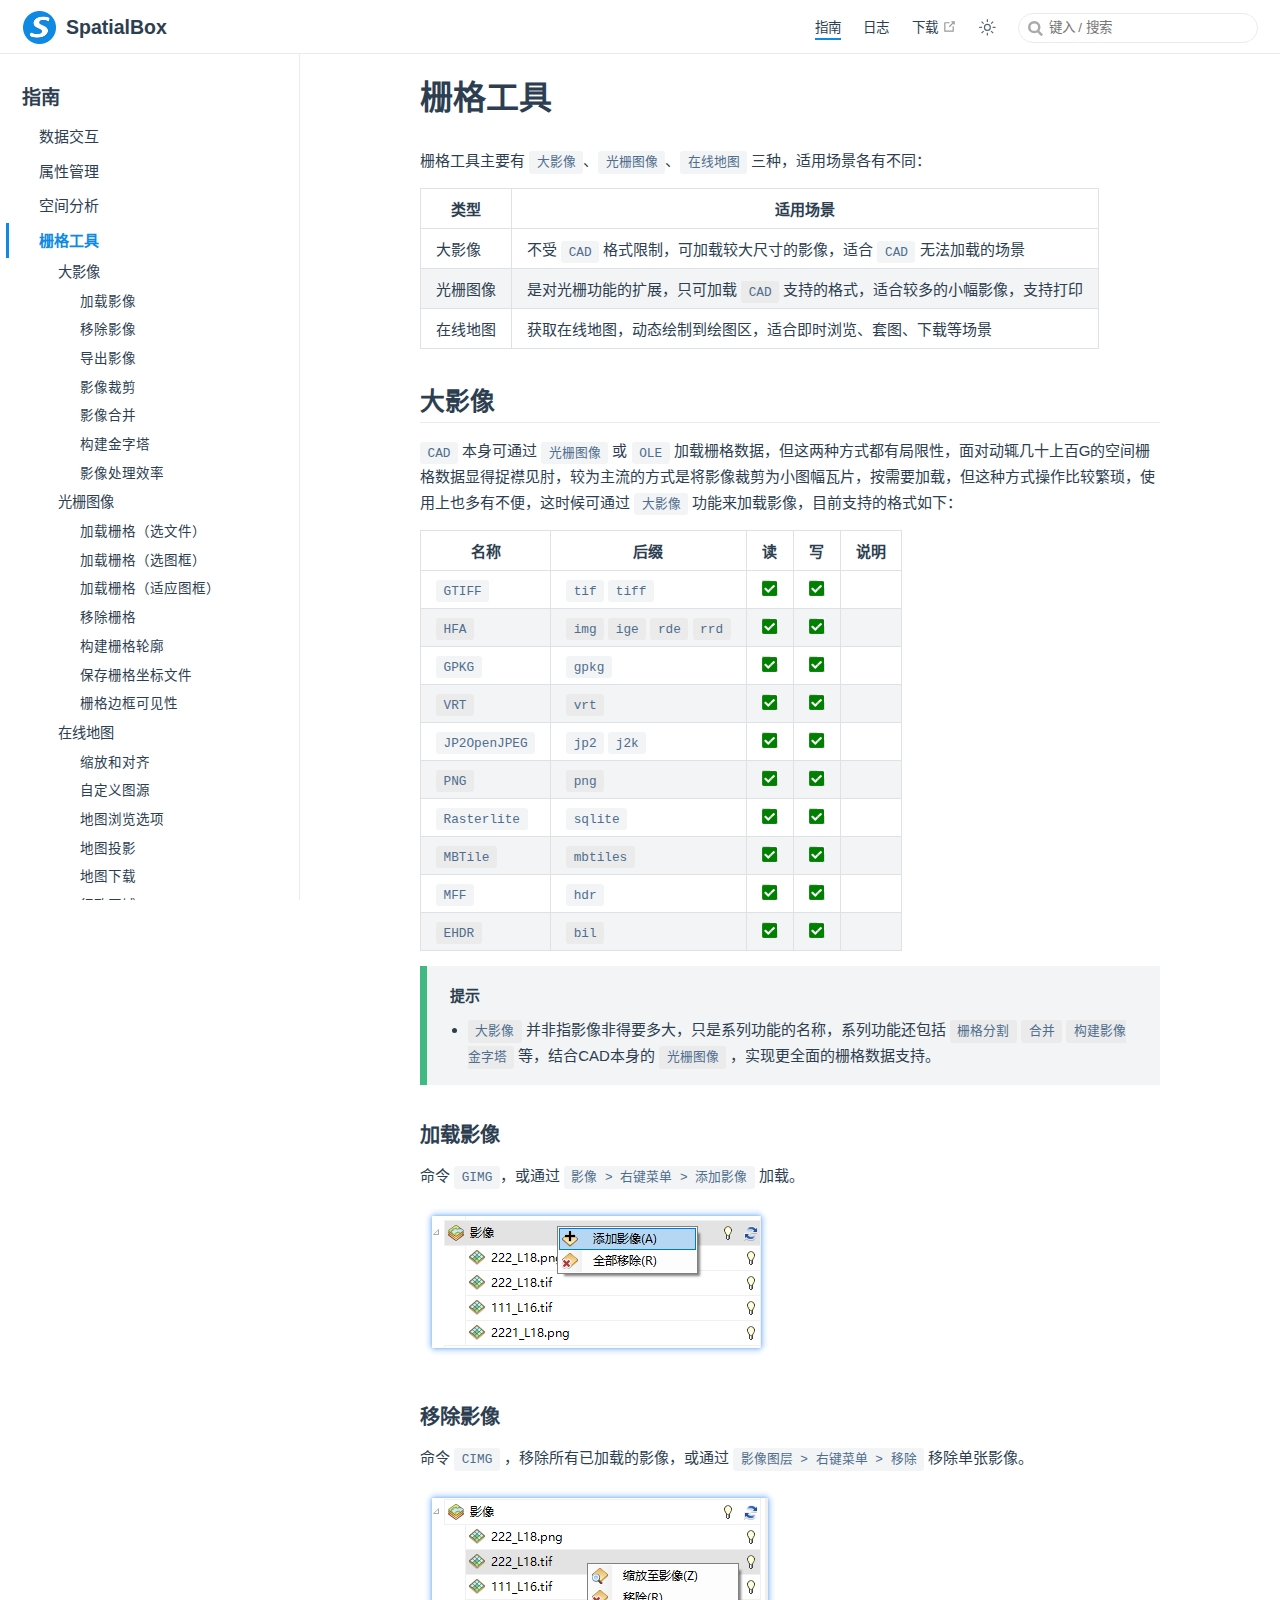
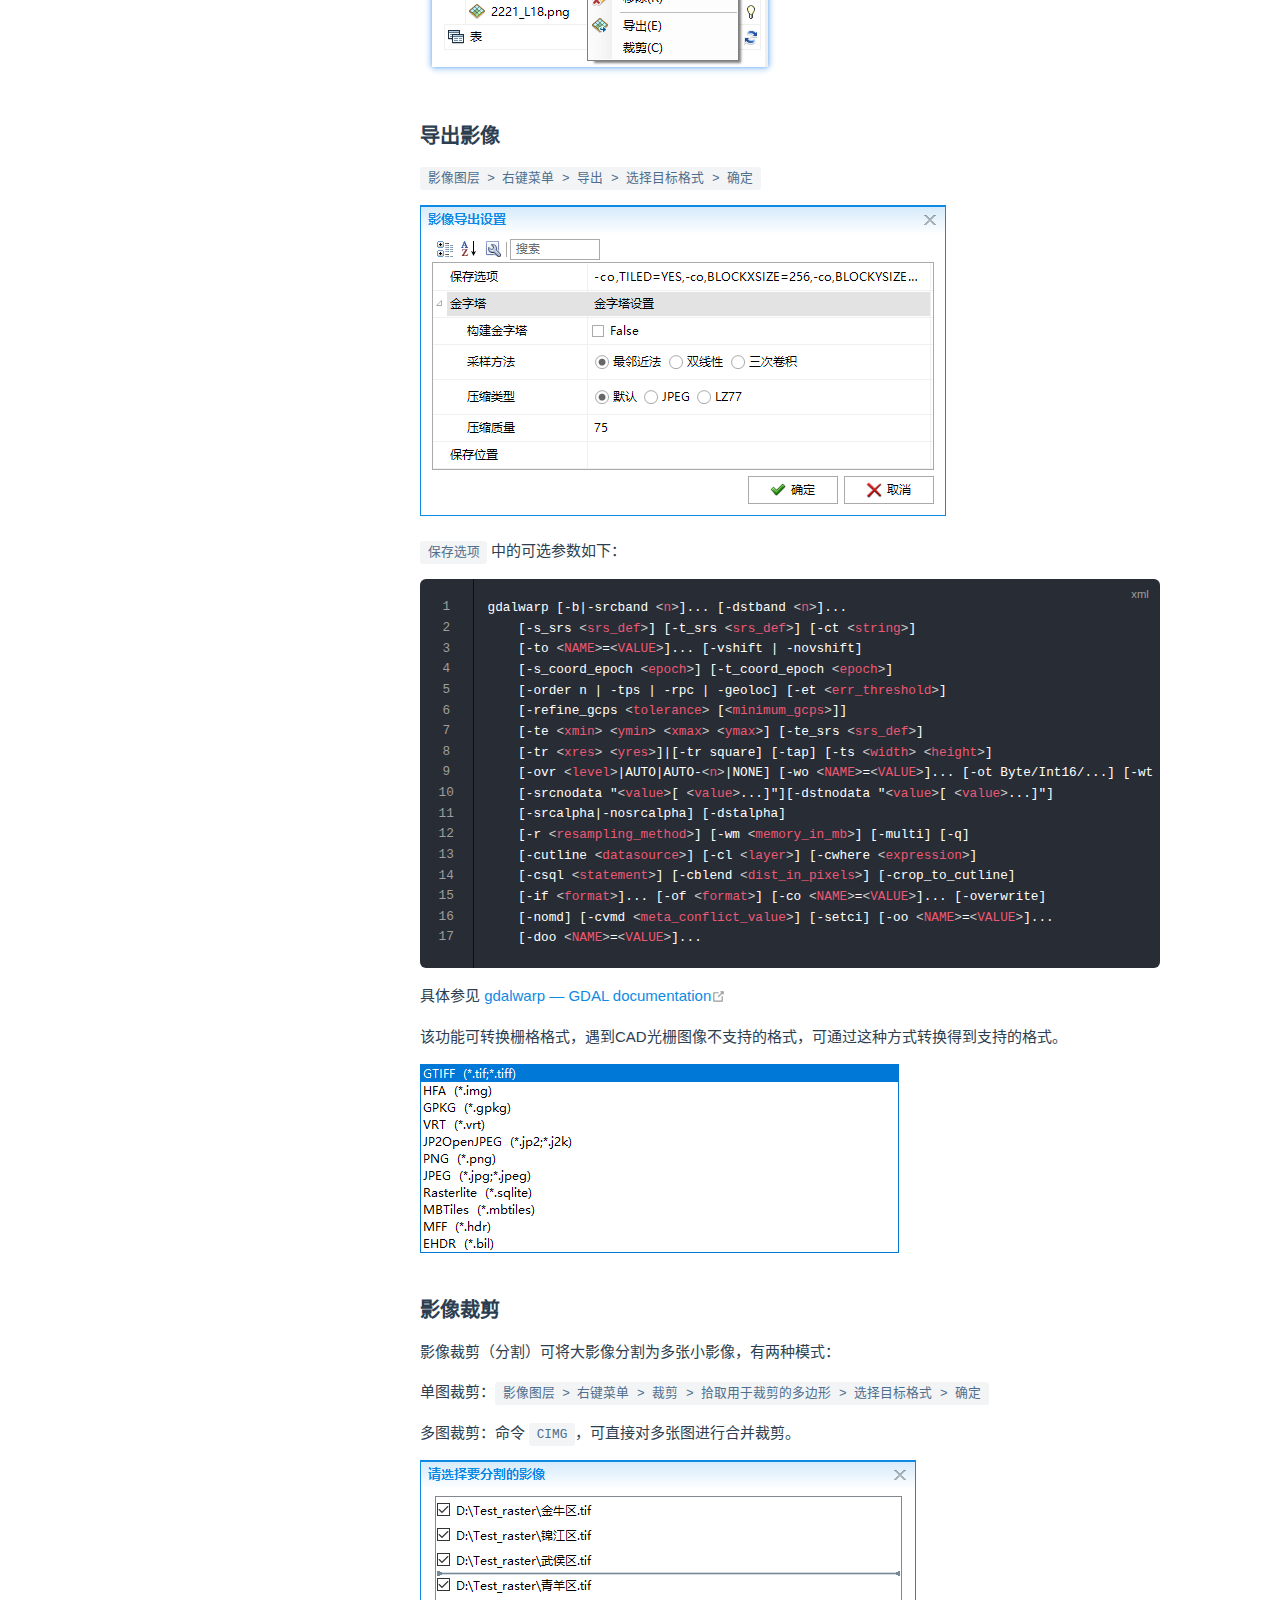
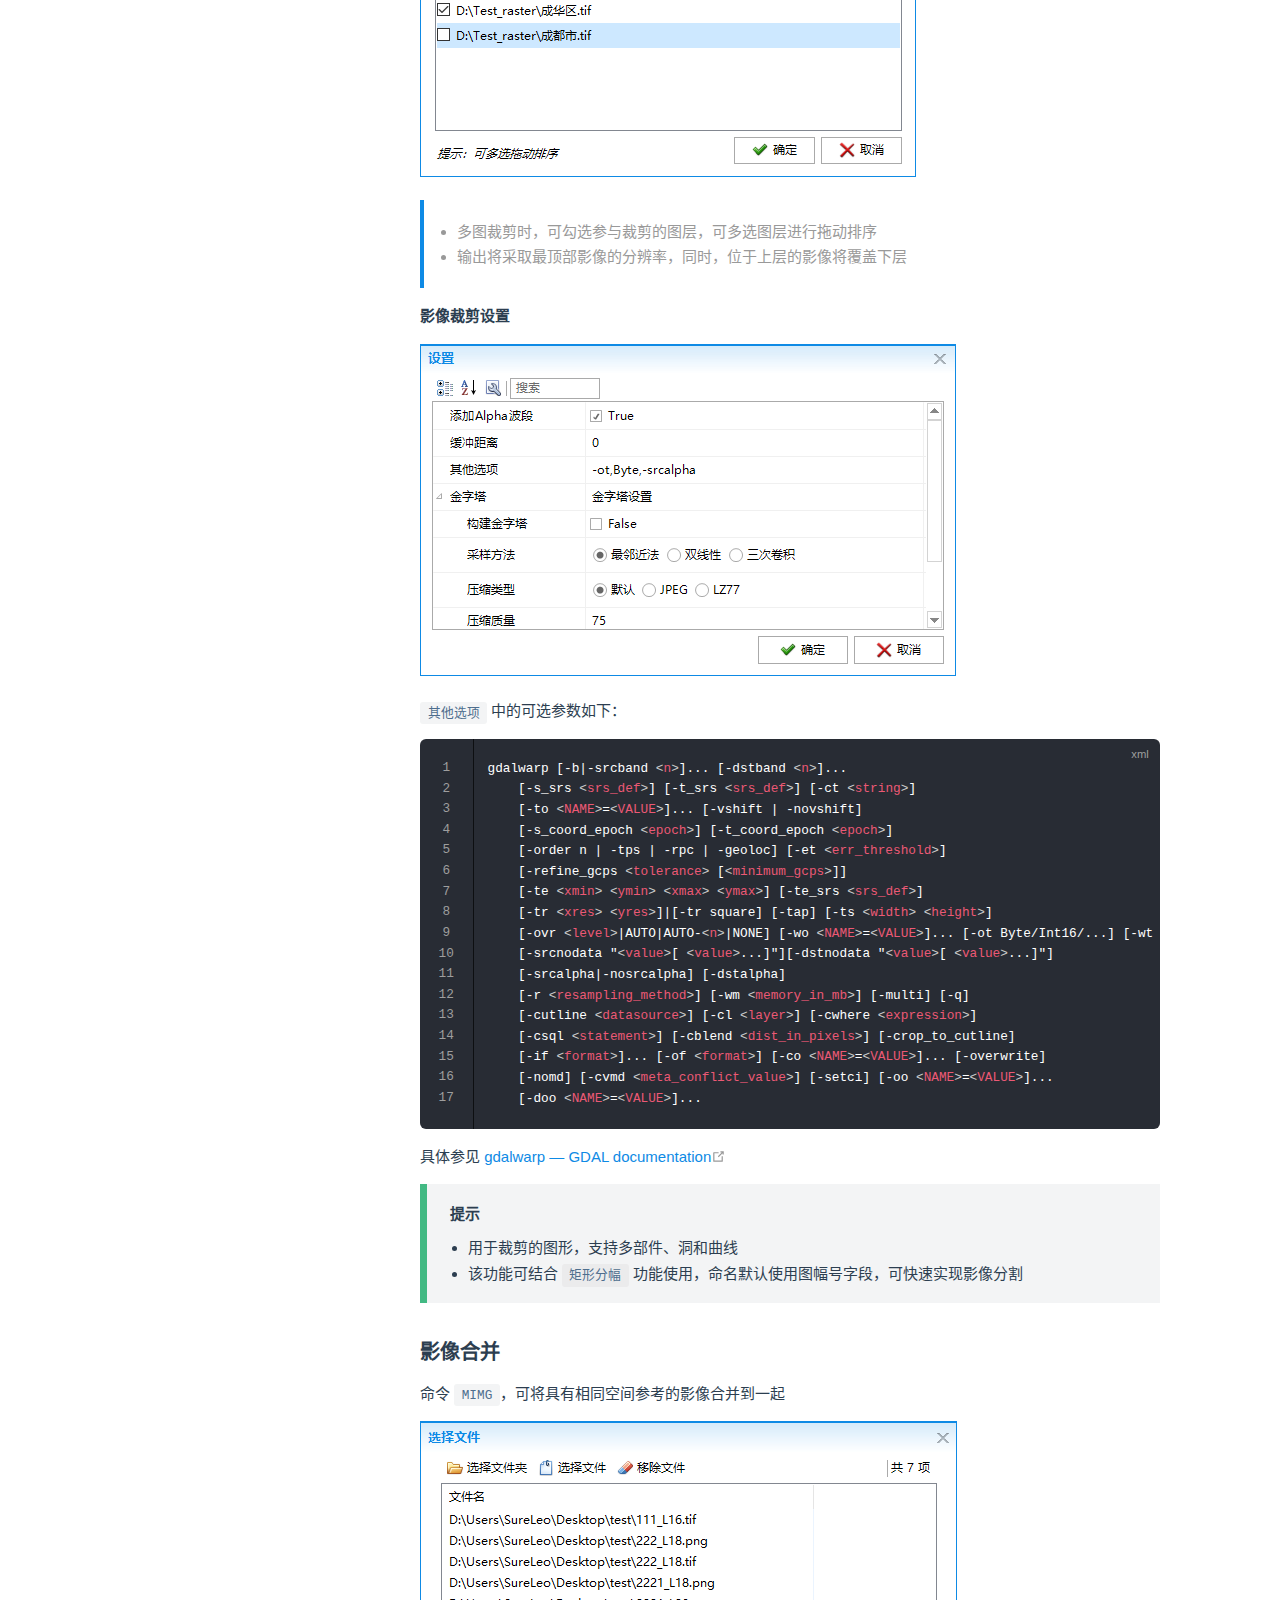
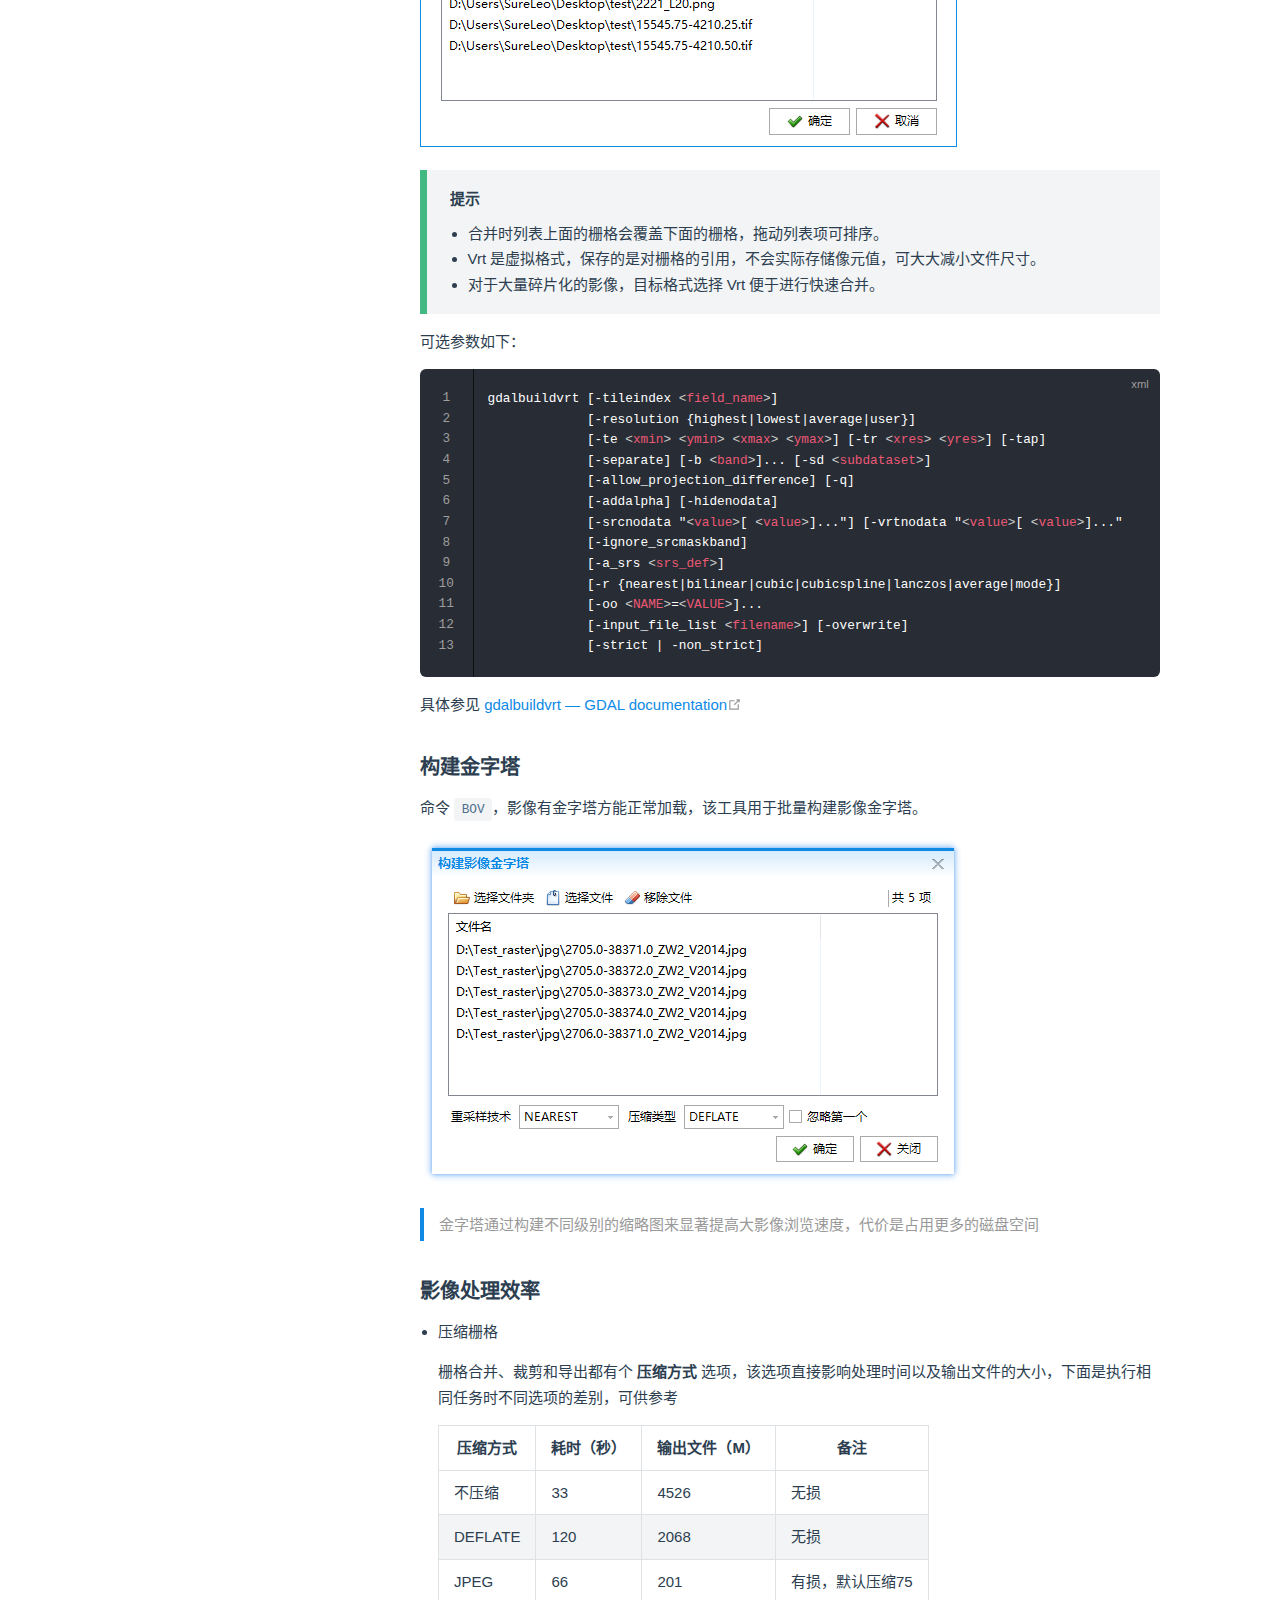
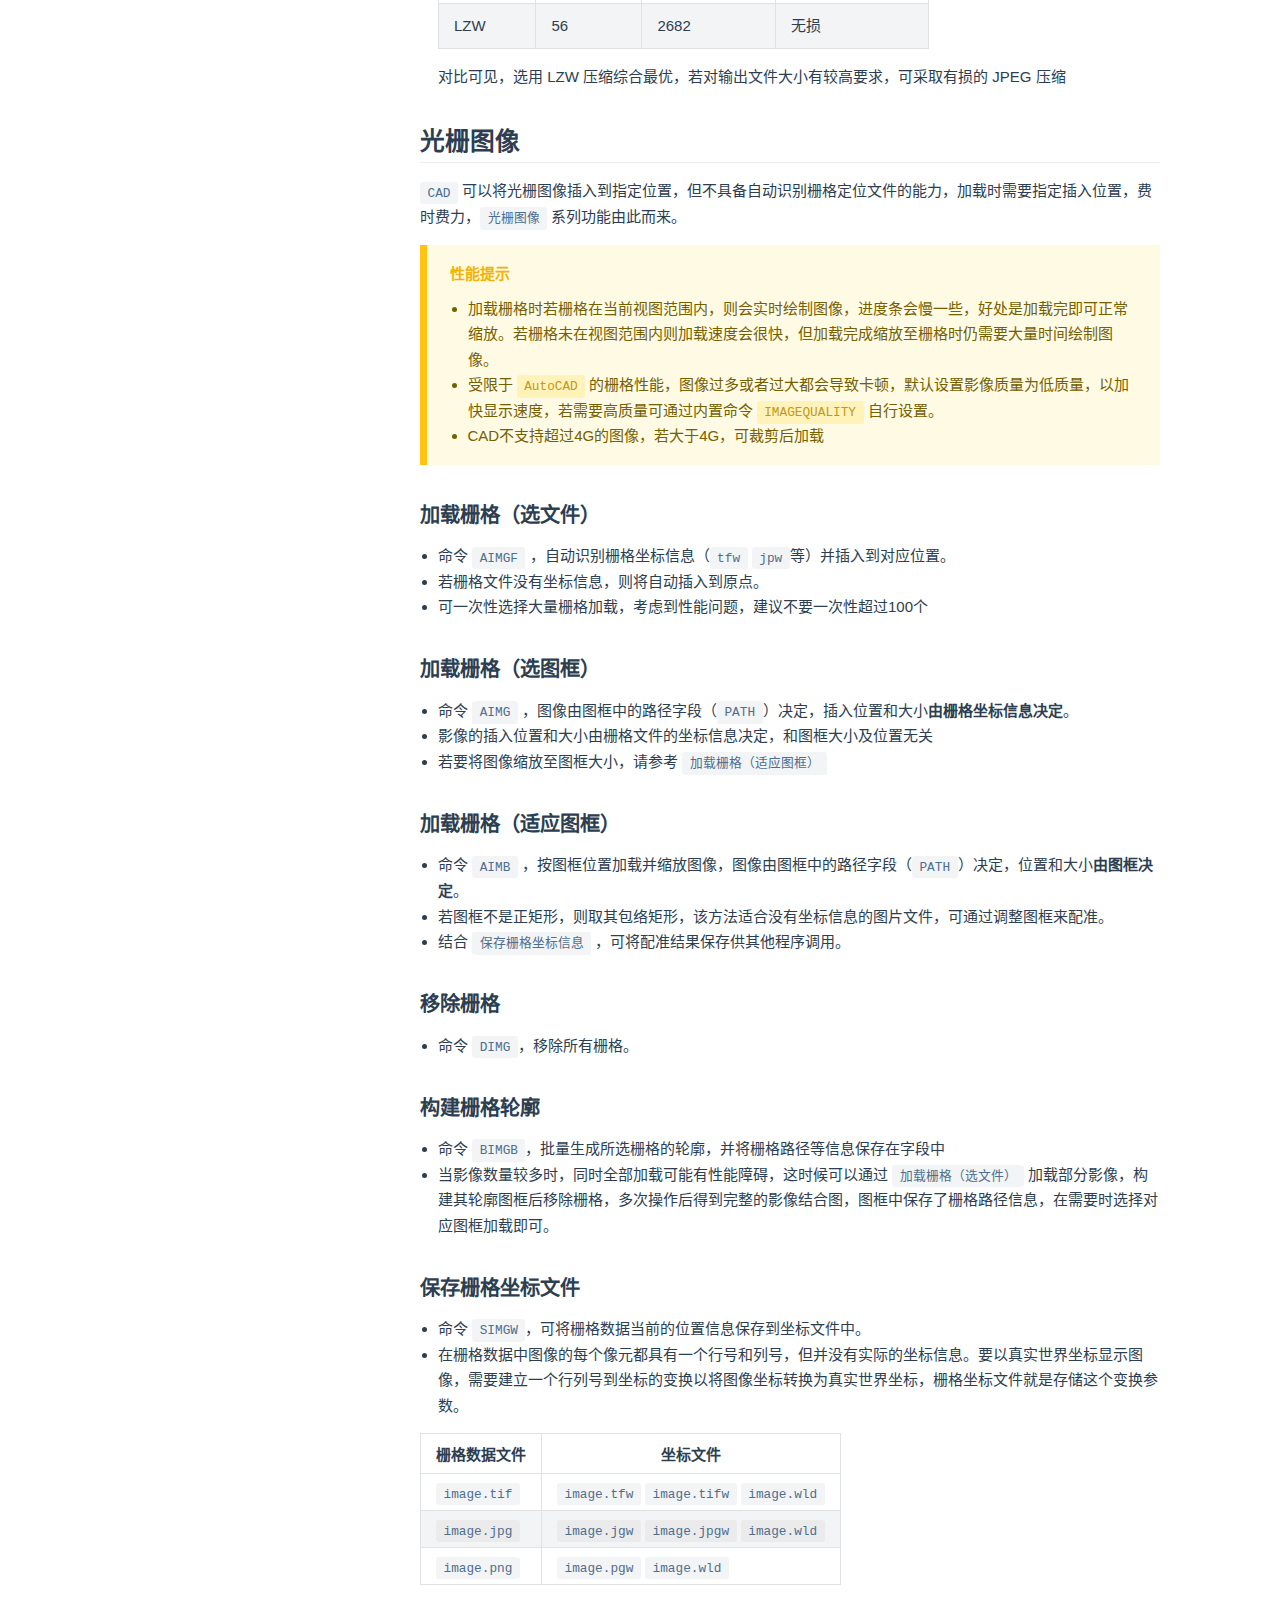
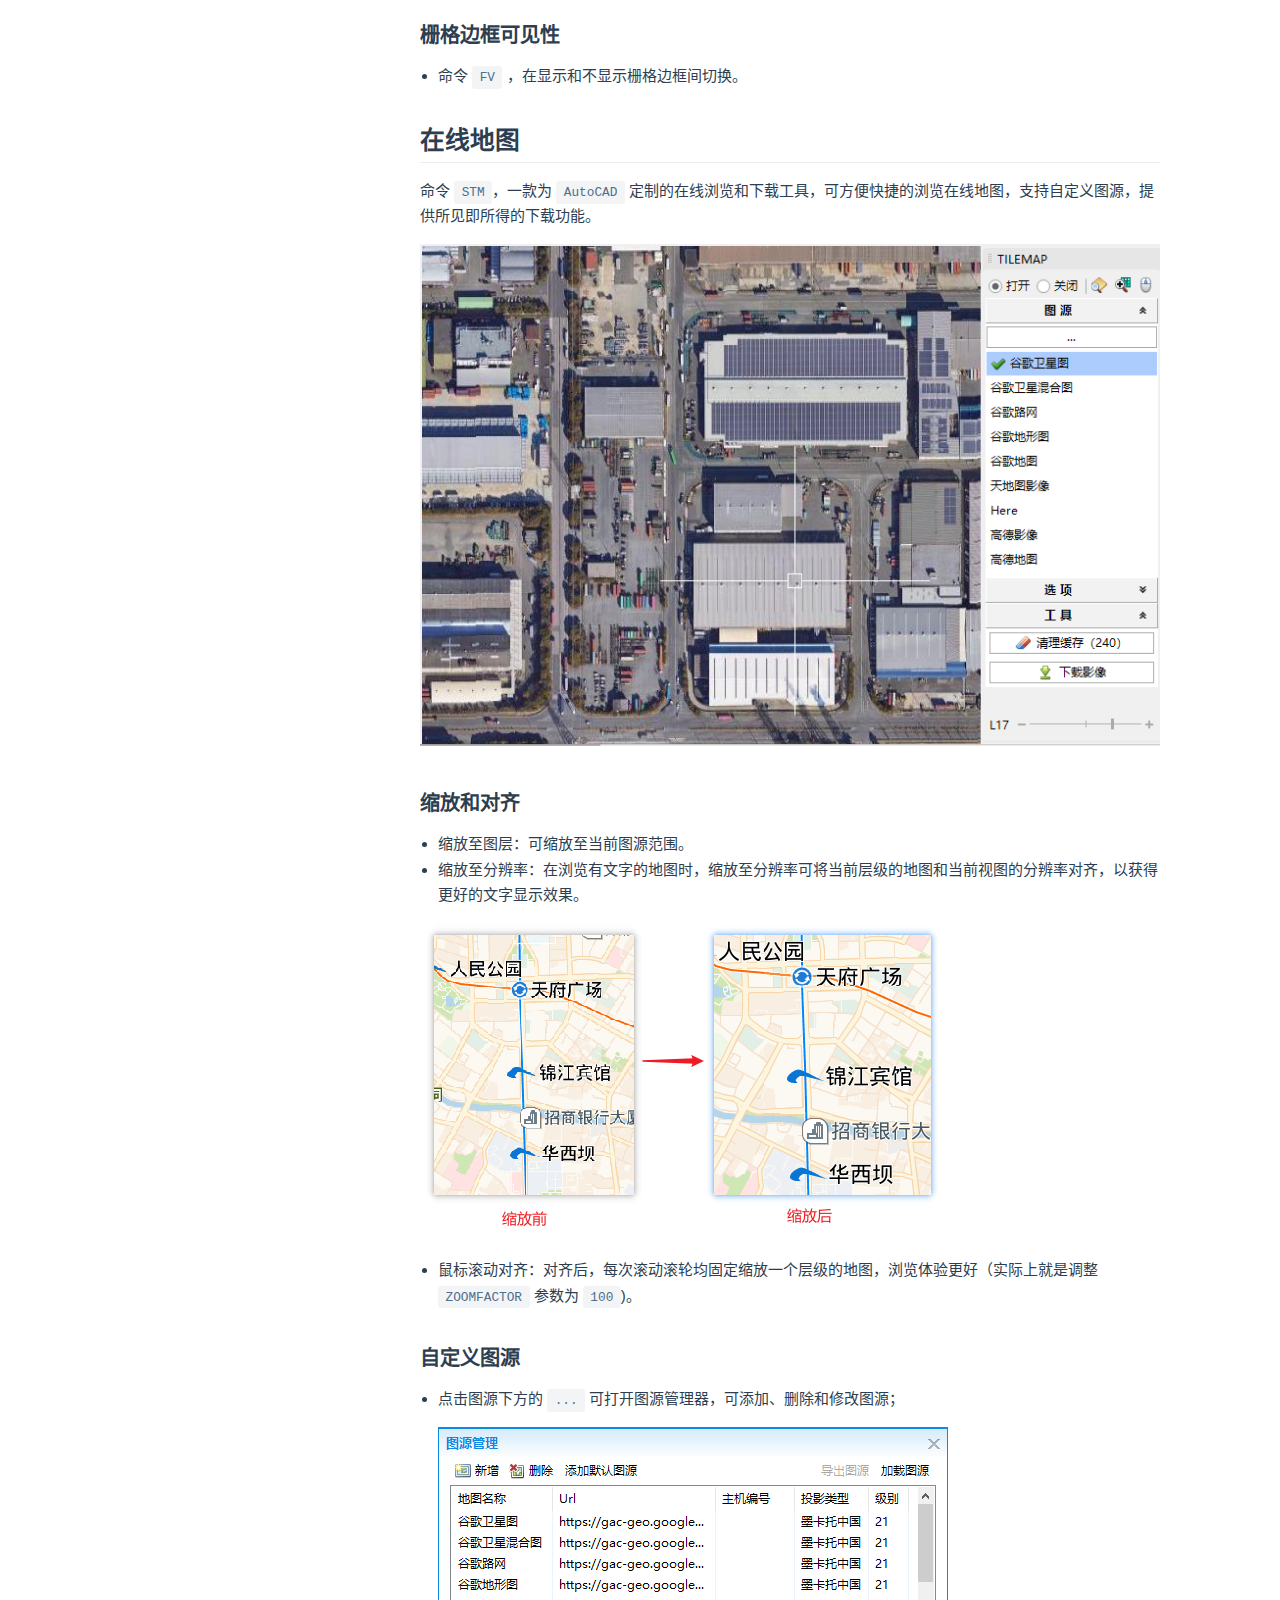
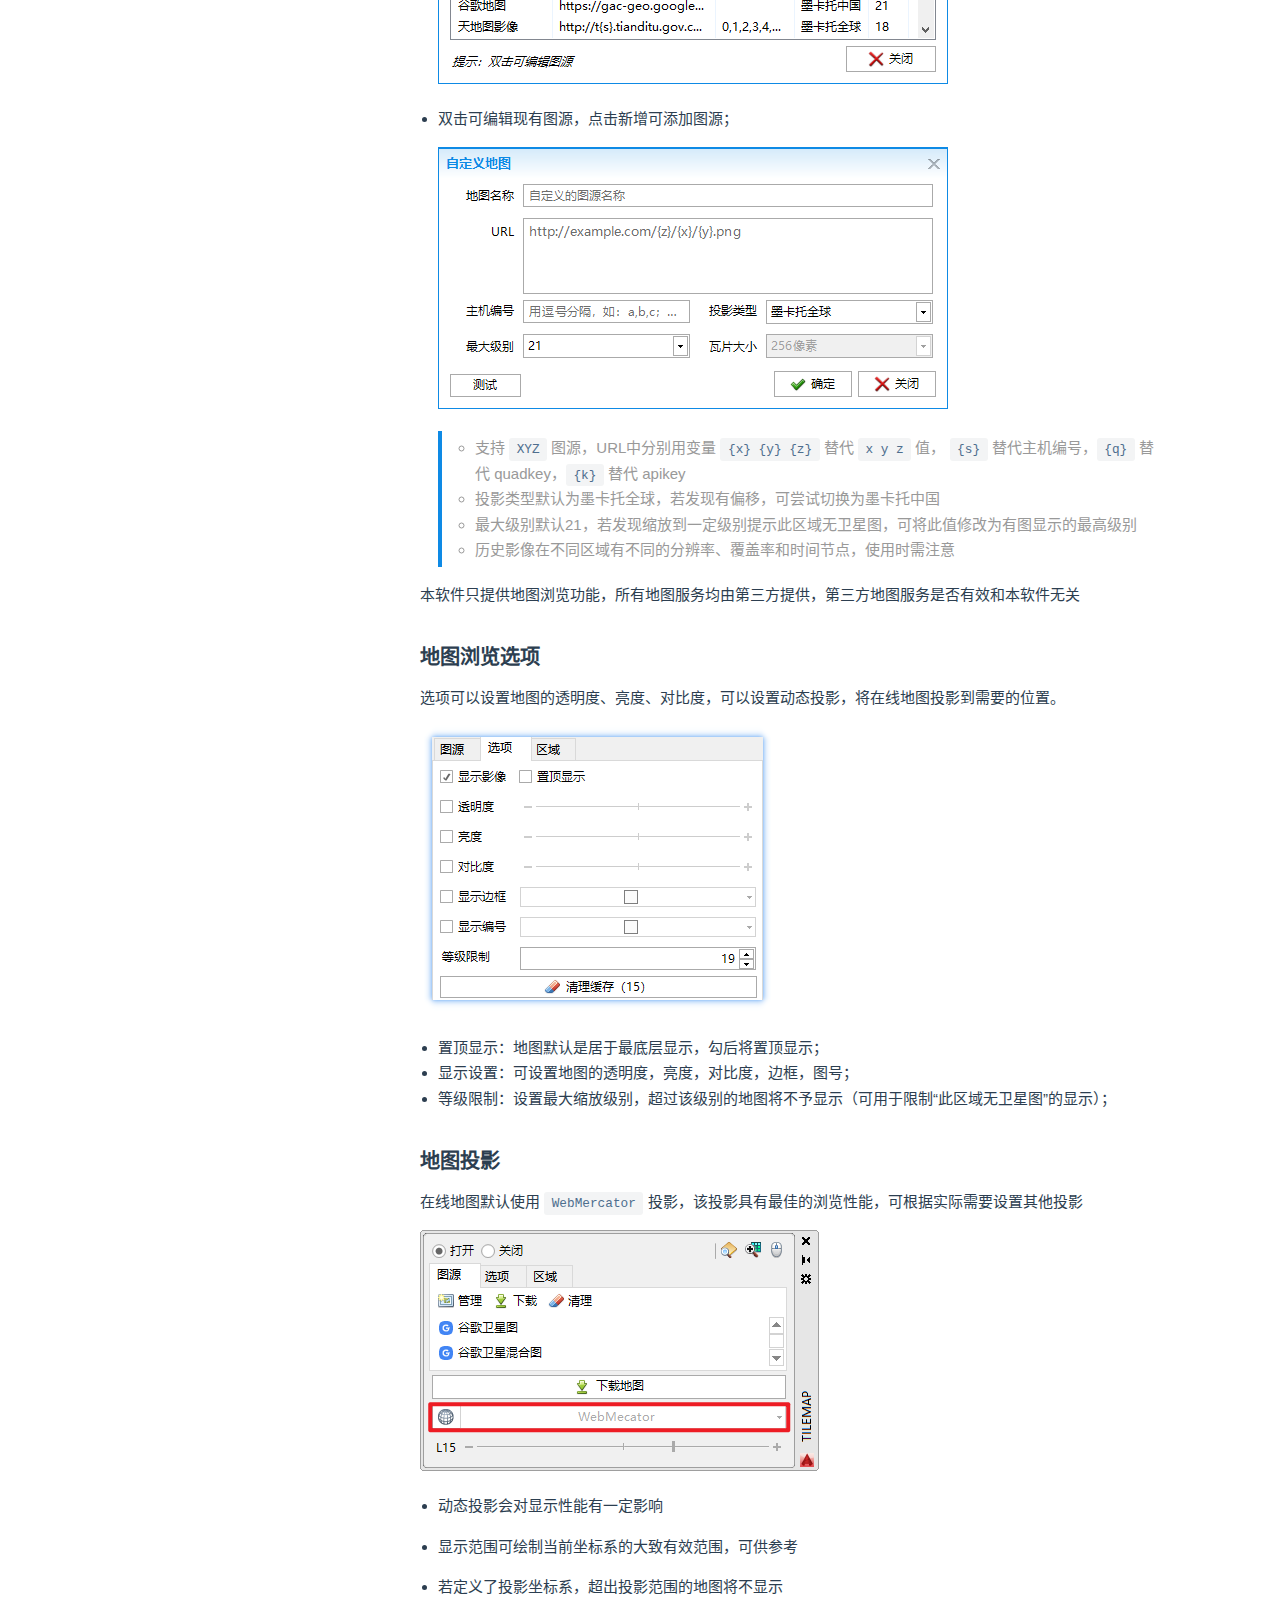
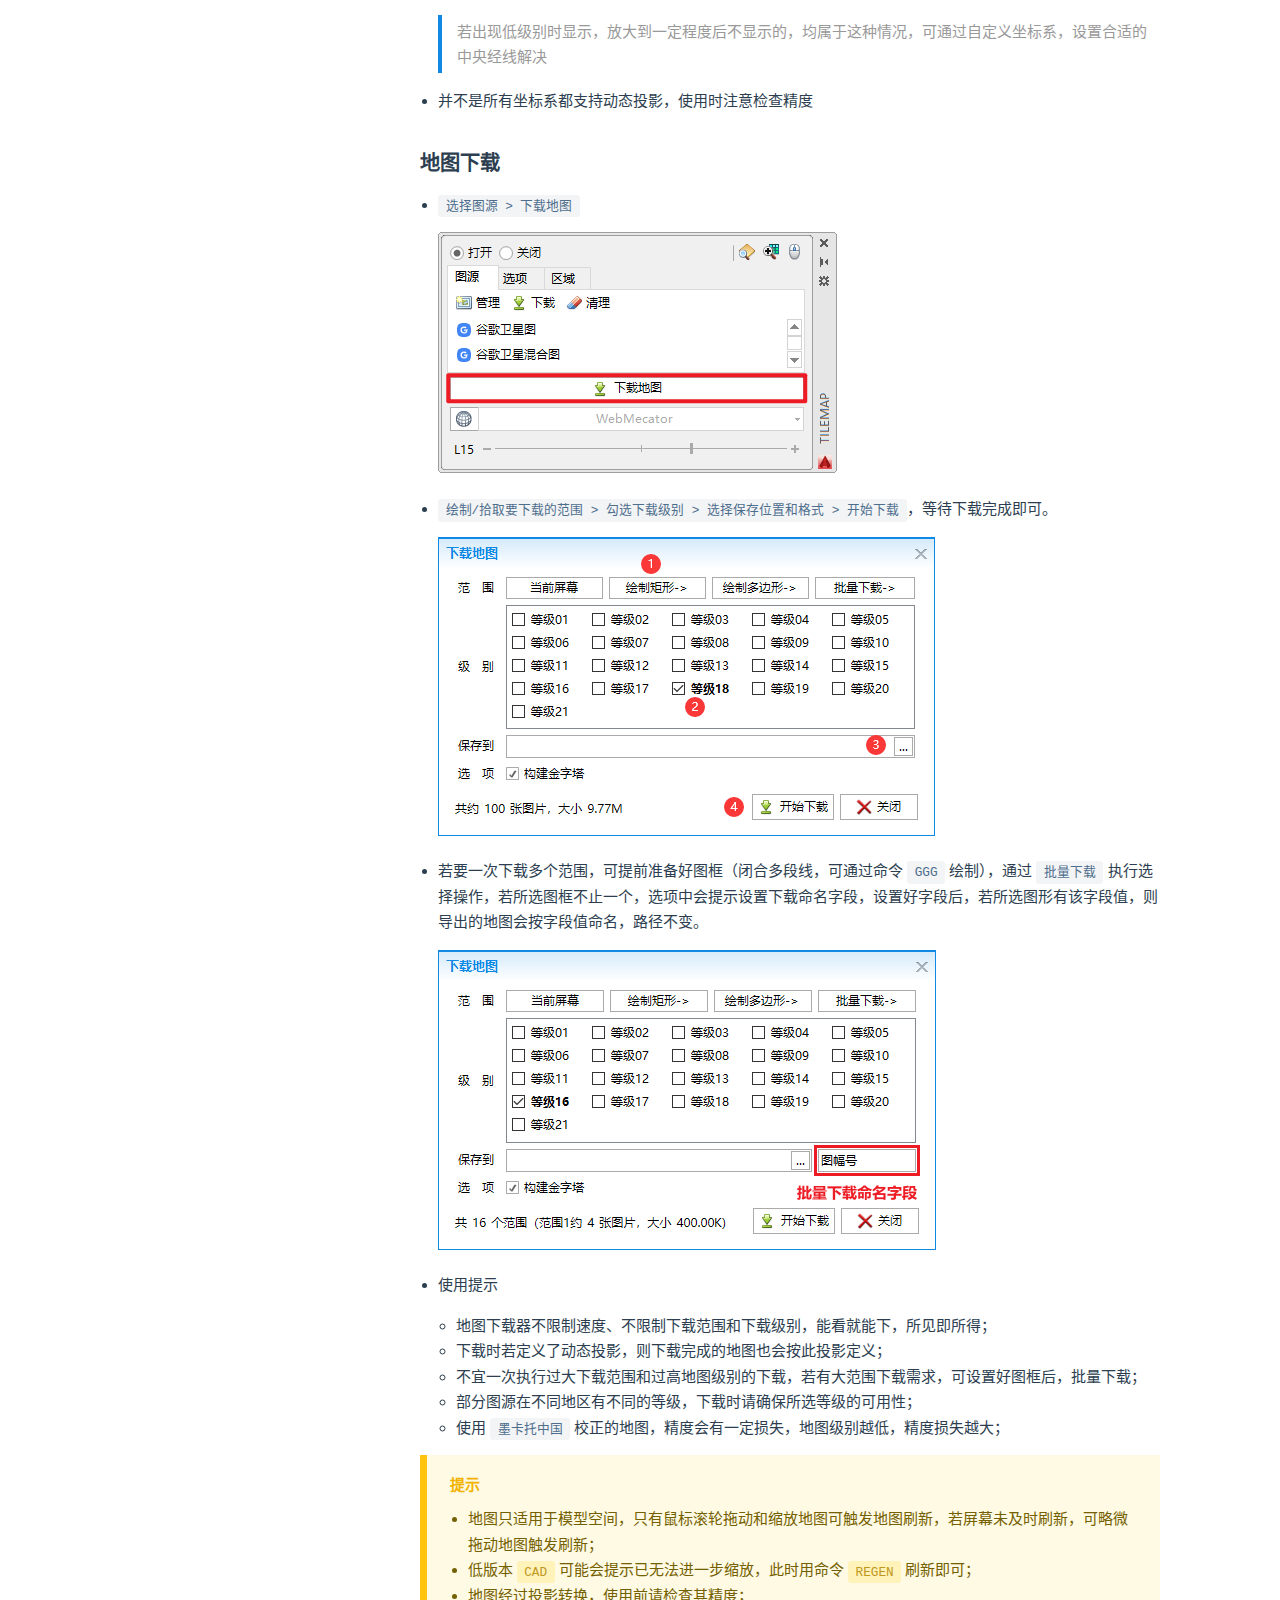
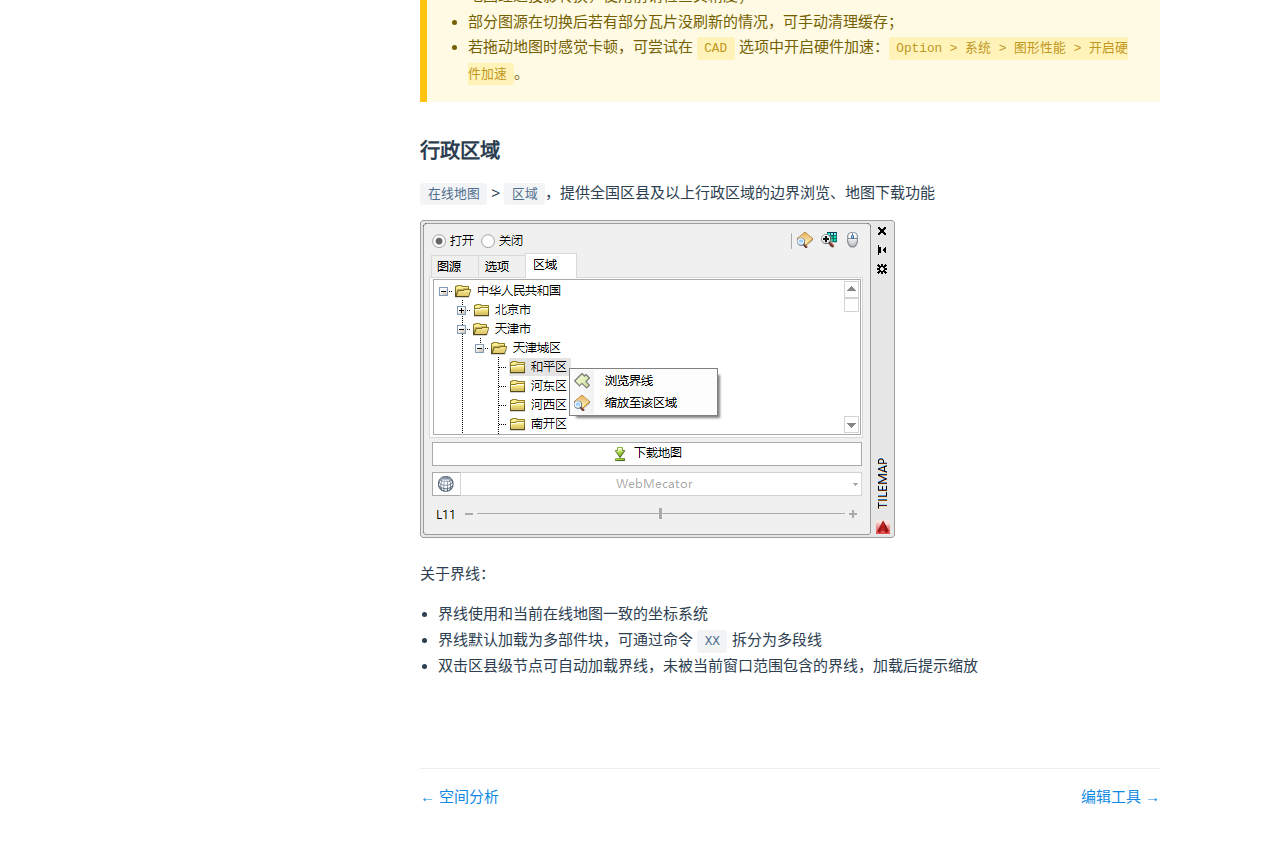
<file: guide/04raster.html>
<!DOCTYPE html>
<html lang="zh-CN">
  <head>
    <meta charset="utf-8">
    <meta name="viewport" content="width=device-width,initial-scale=1">
    <meta name="generator" content="VuePress 2.0.0-beta.66">
    <style>
      :root {
        --c-bg: #fff;
      }
      html.dark {
        --c-bg: #22272e;
      }
      html, body {
        background-color: var(--c-bg);
      }
    </style>
    <script>
      const userMode = localStorage.getItem('vuepress-color-scheme');
			const systemDarkMode = window.matchMedia && window.matchMedia('(prefers-color-scheme: dark)').matches;
			if (userMode === 'dark' || (userMode !== 'light' && systemDarkMode)) {
				document.documentElement.classList.toggle('dark', true);
			}
    </script>
    <link rel="icon" href="/images/SpatialBox_Blue512.png"><title>栅格工具 | SpatialBox</title><meta name="description" content="SpatialBox 站点">
    <link rel="preload" href="/assets/style-caf66d6e.css" as="style"><link rel="stylesheet" href="/assets/style-caf66d6e.css">
    <link rel="modulepreload" href="/assets/app-c80e1060.js"><link rel="prefetch" href="/assets/index.html-bfe0cf39.js" as="script"><link rel="prefetch" href="/assets/01data.html-61955d8d.js" as="script"><link rel="prefetch" href="/assets/02Xdata.html-6caaf5f4.js" as="script"><link rel="prefetch" href="/assets/03Spatial.html-f1142a07.js" as="script"><link rel="prefetch" href="/assets/04Raster.html-cd669383.js" as="script"><link rel="prefetch" href="/assets/05Editor.html-ac04d35b.js" as="script"><link rel="prefetch" href="/assets/06Lable.html-b2e95e61.js" as="script"><link rel="prefetch" href="/assets/07Genaral.html-db477477.js" as="script"><link rel="prefetch" href="/assets/08Others.html-074cb1cd.js" as="script"><link rel="prefetch" href="/assets/changelog.html-bbdc7a38.js" as="script"><link rel="prefetch" href="/assets/faq.html-3e23c862.js" as="script"><link rel="prefetch" href="/assets/index.html-f6ffc1e9.js" as="script"><link rel="prefetch" href="/assets/404.html-f9875e7b.js" as="script"><link rel="prefetch" href="/assets/index.html-de2405ad.js" as="script"><link rel="prefetch" href="/assets/01data.html-5c3c74d5.js" as="script"><link rel="prefetch" href="/assets/02Xdata.html-8e3cdddc.js" as="script"><link rel="prefetch" href="/assets/03Spatial.html-844b131a.js" as="script"><link rel="prefetch" href="/assets/04Raster.html-5404404f.js" as="script"><link rel="prefetch" href="/assets/05Editor.html-a14ab7dc.js" as="script"><link rel="prefetch" href="/assets/06Lable.html-e924ab30.js" as="script"><link rel="prefetch" href="/assets/07Genaral.html-c838f7e8.js" as="script"><link rel="prefetch" href="/assets/08Others.html-205118d9.js" as="script"><link rel="prefetch" href="/assets/changelog.html-41bee2a5.js" as="script"><link rel="prefetch" href="/assets/faq.html-8b32b93e.js" as="script"><link rel="prefetch" href="/assets/index.html-689842df.js" as="script"><link rel="prefetch" href="/assets/404.html-7650fa32.js" as="script">
  </head>
  <body>
    <div id="app"><!--[--><div class="theme-container"><!--[--><header class="navbar"><div class="toggle-sidebar-button" title="toggle sidebar" aria-expanded="false" role="button" tabindex="0"><div class="icon" aria-hidden="true"><span></span><span></span><span></span></div></div><span><a href="/" class=""><img class="logo" src="/images/SpatialBox_Blue512.png" alt="SpatialBox"><span class="site-name can-hide">SpatialBox</span></a></span><div class="navbar-items-wrapper" style=""><!--[--><!--]--><nav class="navbar-items can-hide"><!--[--><div class="navbar-item"><a href="/guide/" class="router-link-active" aria-label="指南"><!--[--><!--]--> 指南 <!--[--><!--]--></a></div><div class="navbar-item"><a href="/guide/changelog" class="" aria-label="日志"><!--[--><!--]--> 日志 <!--[--><!--]--></a></div><div class="navbar-item"><a class="external-link" href="http://spatialbox.ysepan.com/" rel="noopener noreferrer" target="_blank" aria-label="下载"><!--[--><!--]--> 下载 <span><svg class="external-link-icon" xmlns="http://www.w3.org/2000/svg" aria-hidden="true" focusable="false" x="0px" y="0px" viewBox="0 0 100 100" width="15" height="15"><path fill="currentColor" d="M18.8,85.1h56l0,0c2.2,0,4-1.8,4-4v-32h-8v28h-48v-48h28v-8h-32l0,0c-2.2,0-4,1.8-4,4v56C14.8,83.3,16.6,85.1,18.8,85.1z"></path><polygon fill="currentColor" points="45.7,48.7 51.3,54.3 77.2,28.5 77.2,37.2 85.2,37.2 85.2,14.9 62.8,14.9 62.8,22.9 71.5,22.9"></polygon></svg><span class="external-link-icon-sr-only">open in new window</span></span><!--[--><!--]--></a></div><!--]--></nav><!--[--><!--]--><button class="toggle-color-mode-button" title="toggle color mode"><svg style="" class="icon" focusable="false" viewBox="0 0 32 32"><path d="M16 12.005a4 4 0 1 1-4 4a4.005 4.005 0 0 1 4-4m0-2a6 6 0 1 0 6 6a6 6 0 0 0-6-6z" fill="currentColor"></path><path d="M5.394 6.813l1.414-1.415l3.506 3.506L8.9 10.318z" fill="currentColor"></path><path d="M2 15.005h5v2H2z" fill="currentColor"></path><path d="M5.394 25.197L8.9 21.691l1.414 1.415l-3.506 3.505z" fill="currentColor"></path><path d="M15 25.005h2v5h-2z" fill="currentColor"></path><path d="M21.687 23.106l1.414-1.415l3.506 3.506l-1.414 1.414z" fill="currentColor"></path><path d="M25 15.005h5v2h-5z" fill="currentColor"></path><path d="M21.687 8.904l3.506-3.506l1.414 1.415l-3.506 3.505z" fill="currentColor"></path><path d="M15 2.005h2v5h-2z" fill="currentColor"></path></svg><svg style="display:none;" class="icon" focusable="false" viewBox="0 0 32 32"><path d="M13.502 5.414a15.075 15.075 0 0 0 11.594 18.194a11.113 11.113 0 0 1-7.975 3.39c-.138 0-.278.005-.418 0a11.094 11.094 0 0 1-3.2-21.584M14.98 3a1.002 1.002 0 0 0-.175.016a13.096 13.096 0 0 0 1.825 25.981c.164.006.328 0 .49 0a13.072 13.072 0 0 0 10.703-5.555a1.01 1.01 0 0 0-.783-1.565A13.08 13.08 0 0 1 15.89 4.38A1.015 1.015 0 0 0 14.98 3z" fill="currentColor"></path></svg></button><form class="search-box" role="search"><input type="search" placeholder="键入 / 搜索" autocomplete="off" spellcheck="false" value><!----></form></div></header><!--]--><div class="sidebar-mask"></div><!--[--><aside class="sidebar"><nav class="navbar-items"><!--[--><div class="navbar-item"><a href="/guide/" class="router-link-active" aria-label="指南"><!--[--><!--]--> 指南 <!--[--><!--]--></a></div><div class="navbar-item"><a href="/guide/changelog" class="" aria-label="日志"><!--[--><!--]--> 日志 <!--[--><!--]--></a></div><div class="navbar-item"><a class="external-link" href="http://spatialbox.ysepan.com/" rel="noopener noreferrer" target="_blank" aria-label="下载"><!--[--><!--]--> 下载 <span><svg class="external-link-icon" xmlns="http://www.w3.org/2000/svg" aria-hidden="true" focusable="false" x="0px" y="0px" viewBox="0 0 100 100" width="15" height="15"><path fill="currentColor" d="M18.8,85.1h56l0,0c2.2,0,4-1.8,4-4v-32h-8v28h-48v-48h28v-8h-32l0,0c-2.2,0-4,1.8-4,4v56C14.8,83.3,16.6,85.1,18.8,85.1z"></path><polygon fill="currentColor" points="45.7,48.7 51.3,54.3 77.2,28.5 77.2,37.2 85.2,37.2 85.2,14.9 62.8,14.9 62.8,22.9 71.5,22.9"></polygon></svg><span class="external-link-icon-sr-only">open in new window</span></span><!--[--><!--]--></a></div><!--]--></nav><!--[--><!--]--><ul class="sidebar-items"><!--[--><li><p tabindex="0" class="sidebar-item sidebar-heading active">指南 <!----></p><ul style="" class="sidebar-item-children"><!--[--><li><a href="/guide/01data.html" class="sidebar-item" aria-label="数据交互"><!--[--><!--]--> 数据交互 <!--[--><!--]--></a><!----></li><li><a href="/guide/02xdata.html" class="sidebar-item" aria-label="属性管理"><!--[--><!--]--> 属性管理 <!--[--><!--]--></a><!----></li><li><a href="/guide/03spatial.html" class="sidebar-item" aria-label="空间分析"><!--[--><!--]--> 空间分析 <!--[--><!--]--></a><!----></li><li><a aria-current="page" href="/guide/04raster.html" class="router-link-active router-link-exact-active router-link-active sidebar-item active" aria-label="栅格工具"><!--[--><!--]--> 栅格工具 <!--[--><!--]--></a><ul style="" class="sidebar-item-children"><!--[--><li><a aria-current="page" href="/guide/04raster.html#大影像" class="router-link-active router-link-exact-active sidebar-item" aria-label="大影像"><!--[--><!--]--> 大影像 <!--[--><!--]--></a><ul style="" class="sidebar-item-children"><!--[--><li><a aria-current="page" href="/guide/04raster.html#加载影像" class="router-link-active router-link-exact-active sidebar-item" aria-label="加载影像"><!--[--><!--]--> 加载影像 <!--[--><!--]--></a><!----></li><li><a aria-current="page" href="/guide/04raster.html#移除影像" class="router-link-active router-link-exact-active sidebar-item" aria-label="移除影像"><!--[--><!--]--> 移除影像 <!--[--><!--]--></a><!----></li><li><a aria-current="page" href="/guide/04raster.html#导出影像" class="router-link-active router-link-exact-active sidebar-item" aria-label="导出影像"><!--[--><!--]--> 导出影像 <!--[--><!--]--></a><!----></li><li><a aria-current="page" href="/guide/04raster.html#影像裁剪" class="router-link-active router-link-exact-active sidebar-item" aria-label="影像裁剪"><!--[--><!--]--> 影像裁剪 <!--[--><!--]--></a><!----></li><li><a aria-current="page" href="/guide/04raster.html#影像合并" class="router-link-active router-link-exact-active sidebar-item" aria-label="影像合并"><!--[--><!--]--> 影像合并 <!--[--><!--]--></a><!----></li><li><a aria-current="page" href="/guide/04raster.html#构建金字塔" class="router-link-active router-link-exact-active sidebar-item" aria-label="构建金字塔"><!--[--><!--]--> 构建金字塔 <!--[--><!--]--></a><!----></li><li><a aria-current="page" href="/guide/04raster.html#影像处理效率" class="router-link-active router-link-exact-active sidebar-item" aria-label="影像处理效率"><!--[--><!--]--> 影像处理效率 <!--[--><!--]--></a><!----></li><!--]--></ul></li><li><a aria-current="page" href="/guide/04raster.html#光栅图像" class="router-link-active router-link-exact-active sidebar-item" aria-label="光栅图像"><!--[--><!--]--> 光栅图像 <!--[--><!--]--></a><ul style="" class="sidebar-item-children"><!--[--><li><a aria-current="page" href="/guide/04raster.html#加载栅格-选文件" class="router-link-active router-link-exact-active sidebar-item" aria-label="加载栅格（选文件）"><!--[--><!--]--> 加载栅格（选文件） <!--[--><!--]--></a><!----></li><li><a aria-current="page" href="/guide/04raster.html#加载栅格-选图框" class="router-link-active router-link-exact-active sidebar-item" aria-label="加载栅格（选图框）"><!--[--><!--]--> 加载栅格（选图框） <!--[--><!--]--></a><!----></li><li><a aria-current="page" href="/guide/04raster.html#加载栅格-适应图框" class="router-link-active router-link-exact-active sidebar-item" aria-label="加载栅格（适应图框）"><!--[--><!--]--> 加载栅格（适应图框） <!--[--><!--]--></a><!----></li><li><a aria-current="page" href="/guide/04raster.html#移除栅格" class="router-link-active router-link-exact-active sidebar-item" aria-label="移除栅格"><!--[--><!--]--> 移除栅格 <!--[--><!--]--></a><!----></li><li><a aria-current="page" href="/guide/04raster.html#构建栅格轮廓" class="router-link-active router-link-exact-active sidebar-item" aria-label="构建栅格轮廓"><!--[--><!--]--> 构建栅格轮廓 <!--[--><!--]--></a><!----></li><li><a aria-current="page" href="/guide/04raster.html#保存栅格坐标文件" class="router-link-active router-link-exact-active sidebar-item" aria-label="保存栅格坐标文件"><!--[--><!--]--> 保存栅格坐标文件 <!--[--><!--]--></a><!----></li><li><a aria-current="page" href="/guide/04raster.html#栅格边框可见性" class="router-link-active router-link-exact-active sidebar-item" aria-label="栅格边框可见性"><!--[--><!--]--> 栅格边框可见性 <!--[--><!--]--></a><!----></li><!--]--></ul></li><li><a aria-current="page" href="/guide/04raster.html#在线地图" class="router-link-active router-link-exact-active sidebar-item" aria-label="在线地图"><!--[--><!--]--> 在线地图 <!--[--><!--]--></a><ul style="" class="sidebar-item-children"><!--[--><li><a aria-current="page" href="/guide/04raster.html#缩放和对齐" class="router-link-active router-link-exact-active sidebar-item" aria-label="缩放和对齐"><!--[--><!--]--> 缩放和对齐 <!--[--><!--]--></a><!----></li><li><a aria-current="page" href="/guide/04raster.html#自定义图源" class="router-link-active router-link-exact-active sidebar-item" aria-label="自定义图源"><!--[--><!--]--> 自定义图源 <!--[--><!--]--></a><!----></li><li><a aria-current="page" href="/guide/04raster.html#地图浏览选项" class="router-link-active router-link-exact-active sidebar-item" aria-label="地图浏览选项"><!--[--><!--]--> 地图浏览选项 <!--[--><!--]--></a><!----></li><li><a aria-current="page" href="/guide/04raster.html#地图投影" class="router-link-active router-link-exact-active sidebar-item" aria-label="地图投影"><!--[--><!--]--> 地图投影 <!--[--><!--]--></a><!----></li><li><a aria-current="page" href="/guide/04raster.html#地图下载" class="router-link-active router-link-exact-active sidebar-item" aria-label="地图下载"><!--[--><!--]--> 地图下载 <!--[--><!--]--></a><!----></li><li><a aria-current="page" href="/guide/04raster.html#行政区域" class="router-link-active router-link-exact-active sidebar-item" aria-label="行政区域"><!--[--><!--]--> 行政区域 <!--[--><!--]--></a><!----></li><!--]--></ul></li><!--]--></ul></li><li><a href="/guide/05editor.html" class="sidebar-item" aria-label="编辑工具"><!--[--><!--]--> 编辑工具 <!--[--><!--]--></a><!----></li><li><a href="/guide/06lable.html" class="sidebar-item" aria-label="标注注记"><!--[--><!--]--> 标注注记 <!--[--><!--]--></a><!----></li><li><a href="/guide/07genaral.html" class="sidebar-item" aria-label="通用工具"><!--[--><!--]--> 通用工具 <!--[--><!--]--></a><!----></li><li><a href="/guide/08others.html" class="sidebar-item" aria-label="其他"><!--[--><!--]--> 其他 <!--[--><!--]--></a><!----></li><li><a href="/guide/faq.html" class="sidebar-item" aria-label="常见问题"><!--[--><!--]--> 常见问题 <!--[--><!--]--></a><!----></li><!--]--></ul></li><li><p tabindex="0" class="sidebar-item sidebar-heading">更多 <!----></p><ul style="" class="sidebar-item-children"><!--[--><li><a href="/guide/changelog.html" class="sidebar-item" aria-label="更新日志"><!--[--><!--]--> 更新日志 <!--[--><!--]--></a><!----></li><!--]--></ul></li><!--]--></ul><!--[--><!--]--></aside><!--]--><!--[--><main class="page"><!--[--><!--]--><div class="theme-default-content"><!--[--><!--]--><div><h1 id="栅格工具" tabindex="-1"><a class="header-anchor" href="#栅格工具" aria-hidden="true">#</a> 栅格工具</h1><p>栅格工具主要有 <code>大影像</code>、<code>光栅图像</code>、<code>在线地图</code> 三种，适用场景各有不同：</p><table><thead><tr><th>类型</th><th>适用场景</th></tr></thead><tbody><tr><td>大影像</td><td>不受 <code>CAD</code> 格式限制，可加载较大尺寸的影像，适合 <code>CAD</code> 无法加载的场景</td></tr><tr><td>光栅图像</td><td>是对光栅功能的扩展，只可加载 <code>CAD</code> 支持的格式，适合较多的小幅影像，支持打印</td></tr><tr><td>在线地图</td><td>获取在线地图，动态绘制到绘图区，适合即时浏览、套图、下载等场景</td></tr></tbody></table><h2 id="大影像" tabindex="-1"><a class="header-anchor" href="#大影像" aria-hidden="true">#</a> 大影像</h2><p><code>CAD</code> 本身可通过 <code>光栅图像</code> 或 <code>OLE</code> 加载栅格数据，但这两种方式都有局限性，面对动辄几十上百G的空间栅格数据显得捉襟见肘，较为主流的方式是将影像裁剪为小图幅瓦片，按需要加载，但这种方式操作比较繁琐，使用上也多有不便，这时候可通过 <code>大影像</code> 功能来加载影像，目前支持的格式如下：</p><table><thead><tr><th>名称</th><th>后缀</th><th>读</th><th>写</th><th>说明</th></tr></thead><tbody><tr><td><code>GTIFF</code></td><td><code>tif</code> <code>tiff</code></td><td><img src="[data-uri]" alt="image"></td><td><img src="[data-uri]" alt="image"></td><td></td></tr><tr><td><code>HFA</code></td><td><code>img</code> <code>ige</code> <code>rde</code> <code>rrd</code></td><td><img src="[data-uri]" alt="image"></td><td><img src="[data-uri]" alt="image"></td><td></td></tr><tr><td><code>GPKG</code></td><td><code>gpkg</code></td><td><img src="[data-uri]" alt="image"></td><td><img src="[data-uri]" alt="image"></td><td></td></tr><tr><td><code>VRT</code></td><td><code>vrt</code></td><td><img src="[data-uri]" alt="image"></td><td><img src="[data-uri]" alt="image"></td><td></td></tr><tr><td><code>JP2OpenJPEG</code></td><td><code>jp2</code> <code>j2k</code></td><td><img src="[data-uri]" alt="image"></td><td><img src="[data-uri]" alt="image"></td><td></td></tr><tr><td><code>PNG</code></td><td><code>png</code></td><td><img src="[data-uri]" alt="image"></td><td><img src="[data-uri]" alt="image"></td><td></td></tr><tr><td><code>Rasterlite</code></td><td><code>sqlite</code></td><td><img src="[data-uri]" alt="image"></td><td><img src="[data-uri]" alt="image"></td><td></td></tr><tr><td><code>MBTile</code></td><td><code>mbtiles</code></td><td><img src="[data-uri]" alt="image"></td><td><img src="[data-uri]" alt="image"></td><td></td></tr><tr><td><code>MFF</code></td><td><code>hdr</code></td><td><img src="[data-uri]" alt="image"></td><td><img src="[data-uri]" alt="image"></td><td></td></tr><tr><td><code>EHDR</code></td><td><code>bil</code></td><td><img src="[data-uri]" alt="image"></td><td><img src="[data-uri]" alt="image"></td><td></td></tr></tbody></table><div class="custom-container tip"><p class="custom-container-title">提示</p><ul><li><code>大影像</code> 并非指影像非得要多大，只是系列功能的名称，系列功能还包括 <code>栅格分割</code> <code>合并</code> <code>构建影像金字塔</code> 等，结合CAD本身的 <code>光栅图像</code> ，实现更全面的栅格数据支持。</li></ul></div><h3 id="加载影像" tabindex="-1"><a class="header-anchor" href="#加载影像" aria-hidden="true">#</a> 加载影像</h3><p>命令 <code>GIMG</code>，或通过 <code>影像 &gt; 右键菜单 &gt; 添加影像</code> 加载。</p><p><img src="/assets/0大影像_添加-0dee8b62.png" alt="image"></p><h3 id="移除影像" tabindex="-1"><a class="header-anchor" href="#移除影像" aria-hidden="true">#</a> 移除影像</h3><p>命令 <code>CIMG</code> ，移除所有已加载的影像，或通过 <code>影像图层 &gt; 右键菜单 &gt; 移除</code> 移除单张影像。</p><p><img src="/assets/0大影像_移除-e6c232ff.png" alt="image"></p><h3 id="导出影像" tabindex="-1"><a class="header-anchor" href="#导出影像" aria-hidden="true">#</a> 导出影像</h3><p><code>影像图层 &gt; 右键菜单 &gt; 导出 &gt; 选择目标格式 &gt; 确定 </code></p><p><img src="/assets/o导出影像-b9549507.png" alt="image-20231123141602917"></p><p><code>保存选项</code> 中的可选参数如下：</p><div class="language-xml line-numbers-mode" data-ext="xml"><pre class="language-xml"><code>gdalwarp [-b|-srcband <span class="token tag"><span class="token tag"><span class="token punctuation">&lt;</span>n</span><span class="token punctuation">&gt;</span></span>]... [-dstband <span class="token tag"><span class="token tag"><span class="token punctuation">&lt;</span>n</span><span class="token punctuation">&gt;</span></span>]...
    [-s_srs <span class="token tag"><span class="token tag"><span class="token punctuation">&lt;</span>srs_def</span><span class="token punctuation">&gt;</span></span>] [-t_srs <span class="token tag"><span class="token tag"><span class="token punctuation">&lt;</span>srs_def</span><span class="token punctuation">&gt;</span></span>] [-ct <span class="token tag"><span class="token tag"><span class="token punctuation">&lt;</span>string</span><span class="token punctuation">&gt;</span></span>]
    [-to <span class="token tag"><span class="token tag"><span class="token punctuation">&lt;</span>NAME</span><span class="token punctuation">&gt;</span></span>=<span class="token tag"><span class="token tag"><span class="token punctuation">&lt;</span>VALUE</span><span class="token punctuation">&gt;</span></span>]... [-vshift | -novshift]
    [-s_coord_epoch <span class="token tag"><span class="token tag"><span class="token punctuation">&lt;</span>epoch</span><span class="token punctuation">&gt;</span></span>] [-t_coord_epoch <span class="token tag"><span class="token tag"><span class="token punctuation">&lt;</span>epoch</span><span class="token punctuation">&gt;</span></span>]
    [-order n | -tps | -rpc | -geoloc] [-et <span class="token tag"><span class="token tag"><span class="token punctuation">&lt;</span>err_threshold</span><span class="token punctuation">&gt;</span></span>]
    [-refine_gcps <span class="token tag"><span class="token tag"><span class="token punctuation">&lt;</span>tolerance</span><span class="token punctuation">&gt;</span></span> [<span class="token tag"><span class="token tag"><span class="token punctuation">&lt;</span>minimum_gcps</span><span class="token punctuation">&gt;</span></span>]]
    [-te <span class="token tag"><span class="token tag"><span class="token punctuation">&lt;</span>xmin</span><span class="token punctuation">&gt;</span></span> <span class="token tag"><span class="token tag"><span class="token punctuation">&lt;</span>ymin</span><span class="token punctuation">&gt;</span></span> <span class="token tag"><span class="token tag"><span class="token punctuation">&lt;</span>xmax</span><span class="token punctuation">&gt;</span></span> <span class="token tag"><span class="token tag"><span class="token punctuation">&lt;</span>ymax</span><span class="token punctuation">&gt;</span></span>] [-te_srs <span class="token tag"><span class="token tag"><span class="token punctuation">&lt;</span>srs_def</span><span class="token punctuation">&gt;</span></span>]
    [-tr <span class="token tag"><span class="token tag"><span class="token punctuation">&lt;</span>xres</span><span class="token punctuation">&gt;</span></span> <span class="token tag"><span class="token tag"><span class="token punctuation">&lt;</span>yres</span><span class="token punctuation">&gt;</span></span>]|[-tr square] [-tap] [-ts <span class="token tag"><span class="token tag"><span class="token punctuation">&lt;</span>width</span><span class="token punctuation">&gt;</span></span> <span class="token tag"><span class="token tag"><span class="token punctuation">&lt;</span>height</span><span class="token punctuation">&gt;</span></span>]
    [-ovr <span class="token tag"><span class="token tag"><span class="token punctuation">&lt;</span>level</span><span class="token punctuation">&gt;</span></span>|AUTO|AUTO-<span class="token tag"><span class="token tag"><span class="token punctuation">&lt;</span>n</span><span class="token punctuation">&gt;</span></span>|NONE] [-wo <span class="token tag"><span class="token tag"><span class="token punctuation">&lt;</span>NAME</span><span class="token punctuation">&gt;</span></span>=<span class="token tag"><span class="token tag"><span class="token punctuation">&lt;</span>VALUE</span><span class="token punctuation">&gt;</span></span>]... [-ot Byte/Int16/...] [-wt Byte/Int16]
    [-srcnodata &quot;<span class="token tag"><span class="token tag"><span class="token punctuation">&lt;</span>value</span><span class="token punctuation">&gt;</span></span>[ <span class="token tag"><span class="token tag"><span class="token punctuation">&lt;</span>value</span><span class="token punctuation">&gt;</span></span>...]&quot;][-dstnodata &quot;<span class="token tag"><span class="token tag"><span class="token punctuation">&lt;</span>value</span><span class="token punctuation">&gt;</span></span>[ <span class="token tag"><span class="token tag"><span class="token punctuation">&lt;</span>value</span><span class="token punctuation">&gt;</span></span>...]&quot;]
    [-srcalpha|-nosrcalpha] [-dstalpha]
    [-r <span class="token tag"><span class="token tag"><span class="token punctuation">&lt;</span>resampling_method</span><span class="token punctuation">&gt;</span></span>] [-wm <span class="token tag"><span class="token tag"><span class="token punctuation">&lt;</span>memory_in_mb</span><span class="token punctuation">&gt;</span></span>] [-multi] [-q]
    [-cutline <span class="token tag"><span class="token tag"><span class="token punctuation">&lt;</span>datasource</span><span class="token punctuation">&gt;</span></span>] [-cl <span class="token tag"><span class="token tag"><span class="token punctuation">&lt;</span>layer</span><span class="token punctuation">&gt;</span></span>] [-cwhere <span class="token tag"><span class="token tag"><span class="token punctuation">&lt;</span>expression</span><span class="token punctuation">&gt;</span></span>]
    [-csql <span class="token tag"><span class="token tag"><span class="token punctuation">&lt;</span>statement</span><span class="token punctuation">&gt;</span></span>] [-cblend <span class="token tag"><span class="token tag"><span class="token punctuation">&lt;</span>dist_in_pixels</span><span class="token punctuation">&gt;</span></span>] [-crop_to_cutline]
    [-if <span class="token tag"><span class="token tag"><span class="token punctuation">&lt;</span>format</span><span class="token punctuation">&gt;</span></span>]... [-of <span class="token tag"><span class="token tag"><span class="token punctuation">&lt;</span>format</span><span class="token punctuation">&gt;</span></span>] [-co <span class="token tag"><span class="token tag"><span class="token punctuation">&lt;</span>NAME</span><span class="token punctuation">&gt;</span></span>=<span class="token tag"><span class="token tag"><span class="token punctuation">&lt;</span>VALUE</span><span class="token punctuation">&gt;</span></span>]... [-overwrite]
    [-nomd] [-cvmd <span class="token tag"><span class="token tag"><span class="token punctuation">&lt;</span>meta_conflict_value</span><span class="token punctuation">&gt;</span></span>] [-setci] [-oo <span class="token tag"><span class="token tag"><span class="token punctuation">&lt;</span>NAME</span><span class="token punctuation">&gt;</span></span>=<span class="token tag"><span class="token tag"><span class="token punctuation">&lt;</span>VALUE</span><span class="token punctuation">&gt;</span></span>]...
    [-doo <span class="token tag"><span class="token tag"><span class="token punctuation">&lt;</span>NAME</span><span class="token punctuation">&gt;</span></span>=<span class="token tag"><span class="token tag"><span class="token punctuation">&lt;</span>VALUE</span><span class="token punctuation">&gt;</span></span>]...
</code></pre><div class="line-numbers" aria-hidden="true"><div class="line-number"></div><div class="line-number"></div><div class="line-number"></div><div class="line-number"></div><div class="line-number"></div><div class="line-number"></div><div class="line-number"></div><div class="line-number"></div><div class="line-number"></div><div class="line-number"></div><div class="line-number"></div><div class="line-number"></div><div class="line-number"></div><div class="line-number"></div><div class="line-number"></div><div class="line-number"></div><div class="line-number"></div></div></div><p>具体参见 <a href="https://gdal.org/programs/gdalwarp.html#synopsis" target="_blank" rel="noopener noreferrer">gdalwarp — GDAL documentation<span><svg class="external-link-icon" xmlns="http://www.w3.org/2000/svg" aria-hidden="true" focusable="false" x="0px" y="0px" viewBox="0 0 100 100" width="15" height="15"><path fill="currentColor" d="M18.8,85.1h56l0,0c2.2,0,4-1.8,4-4v-32h-8v28h-48v-48h28v-8h-32l0,0c-2.2,0-4,1.8-4,4v56C14.8,83.3,16.6,85.1,18.8,85.1z"></path><polygon fill="currentColor" points="45.7,48.7 51.3,54.3 77.2,28.5 77.2,37.2 85.2,37.2 85.2,14.9 62.8,14.9 62.8,22.9 71.5,22.9"></polygon></svg><span class="external-link-icon-sr-only">open in new window</span></span></a></p><p>该功能可转换栅格格式，遇到CAD光栅图像不支持的格式，可通过这种方式转换得到支持的格式。</p><p><img src="/assets/0大影像_格式-4e37d951.png" alt="image"></p><h3 id="影像裁剪" tabindex="-1"><a class="header-anchor" href="#影像裁剪" aria-hidden="true">#</a> 影像裁剪</h3><p>影像裁剪（分割）可将大影像分割为多张小影像，有两种模式：</p><p>单图裁剪：<code>影像图层 &gt; 右键菜单 &gt; 裁剪 &gt; 拾取用于裁剪的多边形 &gt; 选择目标格式 &gt; 确定</code></p><p>多图裁剪：命令 <code>CIMG</code>，可直接对多张图进行合并裁剪。</p><p><img src="/assets/0栅格裁剪_顺序-77d2f9ff.png" alt="image-20231110003115372"></p><blockquote><ul><li>多图裁剪时，可勾选参与裁剪的图层，可多选图层进行拖动排序</li><li>输出将采取最顶部影像的分辨率，同时，位于上层的影像将覆盖下层</li></ul></blockquote><p><strong>影像裁剪设置</strong></p><p><img src="/assets/0影像裁剪_设置-6bfa4068.png" alt="image-20231110003531439"></p><p><code>其他选项</code> 中的可选参数如下：</p><div class="language-xml line-numbers-mode" data-ext="xml"><pre class="language-xml"><code>gdalwarp [-b|-srcband <span class="token tag"><span class="token tag"><span class="token punctuation">&lt;</span>n</span><span class="token punctuation">&gt;</span></span>]... [-dstband <span class="token tag"><span class="token tag"><span class="token punctuation">&lt;</span>n</span><span class="token punctuation">&gt;</span></span>]...
    [-s_srs <span class="token tag"><span class="token tag"><span class="token punctuation">&lt;</span>srs_def</span><span class="token punctuation">&gt;</span></span>] [-t_srs <span class="token tag"><span class="token tag"><span class="token punctuation">&lt;</span>srs_def</span><span class="token punctuation">&gt;</span></span>] [-ct <span class="token tag"><span class="token tag"><span class="token punctuation">&lt;</span>string</span><span class="token punctuation">&gt;</span></span>]
    [-to <span class="token tag"><span class="token tag"><span class="token punctuation">&lt;</span>NAME</span><span class="token punctuation">&gt;</span></span>=<span class="token tag"><span class="token tag"><span class="token punctuation">&lt;</span>VALUE</span><span class="token punctuation">&gt;</span></span>]... [-vshift | -novshift]
    [-s_coord_epoch <span class="token tag"><span class="token tag"><span class="token punctuation">&lt;</span>epoch</span><span class="token punctuation">&gt;</span></span>] [-t_coord_epoch <span class="token tag"><span class="token tag"><span class="token punctuation">&lt;</span>epoch</span><span class="token punctuation">&gt;</span></span>]
    [-order n | -tps | -rpc | -geoloc] [-et <span class="token tag"><span class="token tag"><span class="token punctuation">&lt;</span>err_threshold</span><span class="token punctuation">&gt;</span></span>]
    [-refine_gcps <span class="token tag"><span class="token tag"><span class="token punctuation">&lt;</span>tolerance</span><span class="token punctuation">&gt;</span></span> [<span class="token tag"><span class="token tag"><span class="token punctuation">&lt;</span>minimum_gcps</span><span class="token punctuation">&gt;</span></span>]]
    [-te <span class="token tag"><span class="token tag"><span class="token punctuation">&lt;</span>xmin</span><span class="token punctuation">&gt;</span></span> <span class="token tag"><span class="token tag"><span class="token punctuation">&lt;</span>ymin</span><span class="token punctuation">&gt;</span></span> <span class="token tag"><span class="token tag"><span class="token punctuation">&lt;</span>xmax</span><span class="token punctuation">&gt;</span></span> <span class="token tag"><span class="token tag"><span class="token punctuation">&lt;</span>ymax</span><span class="token punctuation">&gt;</span></span>] [-te_srs <span class="token tag"><span class="token tag"><span class="token punctuation">&lt;</span>srs_def</span><span class="token punctuation">&gt;</span></span>]
    [-tr <span class="token tag"><span class="token tag"><span class="token punctuation">&lt;</span>xres</span><span class="token punctuation">&gt;</span></span> <span class="token tag"><span class="token tag"><span class="token punctuation">&lt;</span>yres</span><span class="token punctuation">&gt;</span></span>]|[-tr square] [-tap] [-ts <span class="token tag"><span class="token tag"><span class="token punctuation">&lt;</span>width</span><span class="token punctuation">&gt;</span></span> <span class="token tag"><span class="token tag"><span class="token punctuation">&lt;</span>height</span><span class="token punctuation">&gt;</span></span>]
    [-ovr <span class="token tag"><span class="token tag"><span class="token punctuation">&lt;</span>level</span><span class="token punctuation">&gt;</span></span>|AUTO|AUTO-<span class="token tag"><span class="token tag"><span class="token punctuation">&lt;</span>n</span><span class="token punctuation">&gt;</span></span>|NONE] [-wo <span class="token tag"><span class="token tag"><span class="token punctuation">&lt;</span>NAME</span><span class="token punctuation">&gt;</span></span>=<span class="token tag"><span class="token tag"><span class="token punctuation">&lt;</span>VALUE</span><span class="token punctuation">&gt;</span></span>]... [-ot Byte/Int16/...] [-wt Byte/Int16]
    [-srcnodata &quot;<span class="token tag"><span class="token tag"><span class="token punctuation">&lt;</span>value</span><span class="token punctuation">&gt;</span></span>[ <span class="token tag"><span class="token tag"><span class="token punctuation">&lt;</span>value</span><span class="token punctuation">&gt;</span></span>...]&quot;][-dstnodata &quot;<span class="token tag"><span class="token tag"><span class="token punctuation">&lt;</span>value</span><span class="token punctuation">&gt;</span></span>[ <span class="token tag"><span class="token tag"><span class="token punctuation">&lt;</span>value</span><span class="token punctuation">&gt;</span></span>...]&quot;]
    [-srcalpha|-nosrcalpha] [-dstalpha]
    [-r <span class="token tag"><span class="token tag"><span class="token punctuation">&lt;</span>resampling_method</span><span class="token punctuation">&gt;</span></span>] [-wm <span class="token tag"><span class="token tag"><span class="token punctuation">&lt;</span>memory_in_mb</span><span class="token punctuation">&gt;</span></span>] [-multi] [-q]
    [-cutline <span class="token tag"><span class="token tag"><span class="token punctuation">&lt;</span>datasource</span><span class="token punctuation">&gt;</span></span>] [-cl <span class="token tag"><span class="token tag"><span class="token punctuation">&lt;</span>layer</span><span class="token punctuation">&gt;</span></span>] [-cwhere <span class="token tag"><span class="token tag"><span class="token punctuation">&lt;</span>expression</span><span class="token punctuation">&gt;</span></span>]
    [-csql <span class="token tag"><span class="token tag"><span class="token punctuation">&lt;</span>statement</span><span class="token punctuation">&gt;</span></span>] [-cblend <span class="token tag"><span class="token tag"><span class="token punctuation">&lt;</span>dist_in_pixels</span><span class="token punctuation">&gt;</span></span>] [-crop_to_cutline]
    [-if <span class="token tag"><span class="token tag"><span class="token punctuation">&lt;</span>format</span><span class="token punctuation">&gt;</span></span>]... [-of <span class="token tag"><span class="token tag"><span class="token punctuation">&lt;</span>format</span><span class="token punctuation">&gt;</span></span>] [-co <span class="token tag"><span class="token tag"><span class="token punctuation">&lt;</span>NAME</span><span class="token punctuation">&gt;</span></span>=<span class="token tag"><span class="token tag"><span class="token punctuation">&lt;</span>VALUE</span><span class="token punctuation">&gt;</span></span>]... [-overwrite]
    [-nomd] [-cvmd <span class="token tag"><span class="token tag"><span class="token punctuation">&lt;</span>meta_conflict_value</span><span class="token punctuation">&gt;</span></span>] [-setci] [-oo <span class="token tag"><span class="token tag"><span class="token punctuation">&lt;</span>NAME</span><span class="token punctuation">&gt;</span></span>=<span class="token tag"><span class="token tag"><span class="token punctuation">&lt;</span>VALUE</span><span class="token punctuation">&gt;</span></span>]...
    [-doo <span class="token tag"><span class="token tag"><span class="token punctuation">&lt;</span>NAME</span><span class="token punctuation">&gt;</span></span>=<span class="token tag"><span class="token tag"><span class="token punctuation">&lt;</span>VALUE</span><span class="token punctuation">&gt;</span></span>]...
</code></pre><div class="line-numbers" aria-hidden="true"><div class="line-number"></div><div class="line-number"></div><div class="line-number"></div><div class="line-number"></div><div class="line-number"></div><div class="line-number"></div><div class="line-number"></div><div class="line-number"></div><div class="line-number"></div><div class="line-number"></div><div class="line-number"></div><div class="line-number"></div><div class="line-number"></div><div class="line-number"></div><div class="line-number"></div><div class="line-number"></div><div class="line-number"></div></div></div><p>具体参见 <a href="https://gdal.org/programs/gdalwarp.html#synopsis" target="_blank" rel="noopener noreferrer">gdalwarp — GDAL documentation<span><svg class="external-link-icon" xmlns="http://www.w3.org/2000/svg" aria-hidden="true" focusable="false" x="0px" y="0px" viewBox="0 0 100 100" width="15" height="15"><path fill="currentColor" d="M18.8,85.1h56l0,0c2.2,0,4-1.8,4-4v-32h-8v28h-48v-48h28v-8h-32l0,0c-2.2,0-4,1.8-4,4v56C14.8,83.3,16.6,85.1,18.8,85.1z"></path><polygon fill="currentColor" points="45.7,48.7 51.3,54.3 77.2,28.5 77.2,37.2 85.2,37.2 85.2,14.9 62.8,14.9 62.8,22.9 71.5,22.9"></polygon></svg><span class="external-link-icon-sr-only">open in new window</span></span></a></p><div class="custom-container tip"><p class="custom-container-title">提示</p><ul><li>用于裁剪的图形，支持多部件、洞和曲线</li><li>该功能可结合 <code>矩形分幅</code> 功能使用，命名默认使用图幅号字段，可快速实现影像分割</li></ul></div><h3 id="影像合并" tabindex="-1"><a class="header-anchor" href="#影像合并" aria-hidden="true">#</a> 影像合并</h3><p>命令 <code>MIMG</code>，可将具有相同空间参考的影像合并到一起</p><p><img src="/assets/0大影像_合并-0af02e51.png" alt="image"></p><div class="custom-container tip"><p class="custom-container-title">提示</p><ul><li>合并时列表上面的栅格会覆盖下面的栅格，拖动列表项可排序。</li><li>Vrt 是虚拟格式，保存的是对栅格的引用，不会实际存储像元值，可大大减小文件尺寸。</li><li>对于大量碎片化的影像，目标格式选择 Vrt 便于进行快速合并。</li></ul></div><p>可选参数如下：</p><div class="language-xml line-numbers-mode" data-ext="xml"><pre class="language-xml"><code>gdalbuildvrt [-tileindex <span class="token tag"><span class="token tag"><span class="token punctuation">&lt;</span>field_name</span><span class="token punctuation">&gt;</span></span>]
             [-resolution {highest|lowest|average|user}]
             [-te <span class="token tag"><span class="token tag"><span class="token punctuation">&lt;</span>xmin</span><span class="token punctuation">&gt;</span></span> <span class="token tag"><span class="token tag"><span class="token punctuation">&lt;</span>ymin</span><span class="token punctuation">&gt;</span></span> <span class="token tag"><span class="token tag"><span class="token punctuation">&lt;</span>xmax</span><span class="token punctuation">&gt;</span></span> <span class="token tag"><span class="token tag"><span class="token punctuation">&lt;</span>ymax</span><span class="token punctuation">&gt;</span></span>] [-tr <span class="token tag"><span class="token tag"><span class="token punctuation">&lt;</span>xres</span><span class="token punctuation">&gt;</span></span> <span class="token tag"><span class="token tag"><span class="token punctuation">&lt;</span>yres</span><span class="token punctuation">&gt;</span></span>] [-tap]
             [-separate] [-b <span class="token tag"><span class="token tag"><span class="token punctuation">&lt;</span>band</span><span class="token punctuation">&gt;</span></span>]... [-sd <span class="token tag"><span class="token tag"><span class="token punctuation">&lt;</span>subdataset</span><span class="token punctuation">&gt;</span></span>]
             [-allow_projection_difference] [-q]
             [-addalpha] [-hidenodata]
             [-srcnodata &quot;<span class="token tag"><span class="token tag"><span class="token punctuation">&lt;</span>value</span><span class="token punctuation">&gt;</span></span>[ <span class="token tag"><span class="token tag"><span class="token punctuation">&lt;</span>value</span><span class="token punctuation">&gt;</span></span>]...&quot;] [-vrtnodata &quot;<span class="token tag"><span class="token tag"><span class="token punctuation">&lt;</span>value</span><span class="token punctuation">&gt;</span></span>[ <span class="token tag"><span class="token tag"><span class="token punctuation">&lt;</span>value</span><span class="token punctuation">&gt;</span></span>]...&quot;
             [-ignore_srcmaskband]
             [-a_srs <span class="token tag"><span class="token tag"><span class="token punctuation">&lt;</span>srs_def</span><span class="token punctuation">&gt;</span></span>]
             [-r {nearest|bilinear|cubic|cubicspline|lanczos|average|mode}]
             [-oo <span class="token tag"><span class="token tag"><span class="token punctuation">&lt;</span>NAME</span><span class="token punctuation">&gt;</span></span>=<span class="token tag"><span class="token tag"><span class="token punctuation">&lt;</span>VALUE</span><span class="token punctuation">&gt;</span></span>]...
             [-input_file_list <span class="token tag"><span class="token tag"><span class="token punctuation">&lt;</span>filename</span><span class="token punctuation">&gt;</span></span>] [-overwrite]
             [-strict | -non_strict]
</code></pre><div class="line-numbers" aria-hidden="true"><div class="line-number"></div><div class="line-number"></div><div class="line-number"></div><div class="line-number"></div><div class="line-number"></div><div class="line-number"></div><div class="line-number"></div><div class="line-number"></div><div class="line-number"></div><div class="line-number"></div><div class="line-number"></div><div class="line-number"></div><div class="line-number"></div></div></div><p>具体参见 <a href="https://gdal.org/programs/gdalbuildvrt.html#synopsis" target="_blank" rel="noopener noreferrer">gdalbuildvrt — GDAL documentation<span><svg class="external-link-icon" xmlns="http://www.w3.org/2000/svg" aria-hidden="true" focusable="false" x="0px" y="0px" viewBox="0 0 100 100" width="15" height="15"><path fill="currentColor" d="M18.8,85.1h56l0,0c2.2,0,4-1.8,4-4v-32h-8v28h-48v-48h28v-8h-32l0,0c-2.2,0-4,1.8-4,4v56C14.8,83.3,16.6,85.1,18.8,85.1z"></path><polygon fill="currentColor" points="45.7,48.7 51.3,54.3 77.2,28.5 77.2,37.2 85.2,37.2 85.2,14.9 62.8,14.9 62.8,22.9 71.5,22.9"></polygon></svg><span class="external-link-icon-sr-only">open in new window</span></span></a></p><h3 id="构建金字塔" tabindex="-1"><a class="header-anchor" href="#构建金字塔" aria-hidden="true">#</a> 构建金字塔</h3><p>命令 <code>BOV</code>，影像有金字塔方能正常加载，该工具用于批量构建影像金字塔。</p><p><img src="/assets/0大影像_金字塔-10bd1041.png" alt="image"></p><blockquote><p>金字塔通过构建不同级别的缩略图来显著提高大影像浏览速度，代价是占用更多的磁盘空间</p></blockquote><h3 id="影像处理效率" tabindex="-1"><a class="header-anchor" href="#影像处理效率" aria-hidden="true">#</a> 影像处理效率</h3><ul><li><p>压缩栅格</p><p>栅格合并、裁剪和导出都有个 <strong>压缩方式</strong> 选项，该选项直接影响处理时间以及输出文件的大小，下面是执行相同任务时不同选项的差别，可供参考</p><table><thead><tr><th>压缩方式</th><th>耗时（秒）</th><th>输出文件（M）</th><th>备注</th></tr></thead><tbody><tr><td>不压缩</td><td>33</td><td>4526</td><td>无损</td></tr><tr><td>DEFLATE</td><td>120</td><td>2068</td><td>无损</td></tr><tr><td>JPEG</td><td>66</td><td>201</td><td>有损，默认压缩75</td></tr><tr><td>LZW</td><td>56</td><td>2682</td><td>无损</td></tr></tbody></table><p>对比可见，选用 LZW 压缩综合最优，若对输出文件大小有较高要求，可采取有损的 JPEG 压缩</p></li></ul><h2 id="光栅图像" tabindex="-1"><a class="header-anchor" href="#光栅图像" aria-hidden="true">#</a> 光栅图像</h2><p><code>CAD</code> 可以将光栅图像插入到指定位置，但不具备自动识别栅格定位文件的能力，加载时需要指定插入位置，费时费力，<code>光栅图像</code> 系列功能由此而来。</p><div class="custom-container warning"><p class="custom-container-title">性能提示</p><ul><li>加载栅格时若栅格在当前视图范围内，则会实时绘制图像，进度条会慢一些，好处是加载完即可正常缩放。若栅格未在视图范围内则加载速度会很快，但加载完成缩放至栅格时仍需要大量时间绘制图像。</li><li>受限于 <code>AutoCAD</code> 的栅格性能，图像过多或者过大都会导致卡顿，默认设置影像质量为低质量，以加快显示速度，若需要高质量可通过内置命令 <code>IMAGEQUALITY</code> 自行设置。</li><li>CAD不支持超过4G的图像，若大于4G，可裁剪后加载</li></ul></div><h3 id="加载栅格-选文件" tabindex="-1"><a class="header-anchor" href="#加载栅格-选文件" aria-hidden="true">#</a> 加载栅格（选文件）</h3><ul><li>命令 <code>AIMGF</code> ，自动识别栅格坐标信息（<code>tfw</code> <code>jpw</code>等）并插入到对应位置。</li><li>若栅格文件没有坐标信息，则将自动插入到原点。</li><li>可一次性选择大量栅格加载，考虑到性能问题，建议不要一次性超过100个</li></ul><h3 id="加载栅格-选图框" tabindex="-1"><a class="header-anchor" href="#加载栅格-选图框" aria-hidden="true">#</a> 加载栅格（选图框）</h3><ul><li>命令 <code>AIMG</code> ，图像由图框中的路径字段（<code>PATH</code>）决定，插入位置和大小<strong>由栅格坐标信息决定</strong>。</li><li>影像的插入位置和大小由栅格文件的坐标信息决定，和图框大小及位置无关</li><li>若要将图像缩放至图框大小，请参考 <code>加载栅格（适应图框）</code></li></ul><h3 id="加载栅格-适应图框" tabindex="-1"><a class="header-anchor" href="#加载栅格-适应图框" aria-hidden="true">#</a> 加载栅格（适应图框）</h3><ul><li>命令 <code>AIMB</code> ，按图框位置加载并缩放图像，图像由图框中的路径字段（<code>PATH</code>）决定，位置和大小<strong>由图框决定</strong>。</li><li>若图框不是正矩形，则取其包络矩形，该方法适合没有坐标信息的图片文件，可通过调整图框来配准。</li><li>结合 <code>保存栅格坐标信息</code> ，可将配准结果保存供其他程序调用。</li></ul><h3 id="移除栅格" tabindex="-1"><a class="header-anchor" href="#移除栅格" aria-hidden="true">#</a> 移除栅格</h3><ul><li>命令 <code>DIMG</code>，移除所有栅格。</li></ul><h3 id="构建栅格轮廓" tabindex="-1"><a class="header-anchor" href="#构建栅格轮廓" aria-hidden="true">#</a> 构建栅格轮廓</h3><ul><li>命令 <code>BIMGB</code>，批量生成所选栅格的轮廓，并将栅格路径等信息保存在字段中</li><li>当影像数量较多时，同时全部加载可能有性能障碍，这时候可以通过 <code>加载栅格（选文件）</code> 加载部分影像，构建其轮廓图框后移除栅格，多次操作后得到完整的影像结合图，图框中保存了栅格路径信息，在需要时选择对应图框加载即可。</li></ul><h3 id="保存栅格坐标文件" tabindex="-1"><a class="header-anchor" href="#保存栅格坐标文件" aria-hidden="true">#</a> 保存栅格坐标文件</h3><ul><li>命令 <code>SIMGW</code>，可将栅格数据当前的位置信息保存到坐标文件中。</li><li>在栅格数据中图像的每个像元都具有一个行号和列号，但并没有实际的坐标信息。要以真实世界坐标显示图像，需要建立一个行列号到坐标的变换以将图像坐标转换为真实世界坐标，栅格坐标文件就是存储这个变换参数。</li></ul><table><thead><tr><th>栅格数据文件</th><th>坐标文件</th></tr></thead><tbody><tr><td><code>image.tif</code></td><td><code>image.tfw</code> <code>image.tifw</code> <code>image.wld</code></td></tr><tr><td><code>image.jpg</code></td><td><code>image.jgw</code> <code>image.jpgw</code> <code>image.wld</code></td></tr><tr><td><code>image.png</code></td><td><code>image.pgw</code> <code>image.wld</code></td></tr></tbody></table><h3 id="栅格边框可见性" tabindex="-1"><a class="header-anchor" href="#栅格边框可见性" aria-hidden="true">#</a> 栅格边框可见性</h3><ul><li>命令 <code>FV</code> ，在显示和不显示栅格边框间切换。</li></ul><h2 id="在线地图" tabindex="-1"><a class="header-anchor" href="#在线地图" aria-hidden="true">#</a> 在线地图</h2><p>命令 <code>STM</code>，一款为 <code>AutoCAD</code> 定制的在线浏览和下载工具，可方便快捷的浏览在线地图，支持自定义图源，提供所见即所得的下载功能。</p><p><img src="/assets/0在线地图_示例-89ebcf58.png" alt="image"></p><h3 id="缩放和对齐" tabindex="-1"><a class="header-anchor" href="#缩放和对齐" aria-hidden="true">#</a> 缩放和对齐</h3><ul><li>缩放至图层：可缩放至当前图源范围。</li><li>缩放至分辨率：在浏览有文字的地图时，缩放至分辨率可将当前层级的地图和当前视图的分辨率对齐，以获得更好的文字显示效果。</li></ul><p><img src="/assets/0在线地图_分辨率对齐-0c0072a6.png" alt="image"></p><ul><li>鼠标滚动对齐：对齐后，每次滚动滚轮均固定缩放一个层级的地图，浏览体验更好（实际上就是调整 <code>ZOOMFACTOR</code> 参数为 <code>100</code>)。</li></ul><h3 id="自定义图源" tabindex="-1"><a class="header-anchor" href="#自定义图源" aria-hidden="true">#</a> 自定义图源</h3><ul><li><p>点击图源下方的 <code>...</code> 可打开图源管理器，可添加、删除和修改图源；</p><p><img src="/assets/0在线地图_自定义图源-5be65b1b.png" alt="image"></p></li><li><p>双击可编辑现有图源，点击新增可添加图源；</p><p><img src="/assets/0在线地图_添加图源-b682b162.png" alt="image"></p><blockquote><ul><li>支持 <code>XYZ</code> 图源，URL中分别用变量 <code>{x} {y} {z}</code> 替代 <code>x y z</code> 值， <code>{s}</code> 替代主机编号，<code>{q}</code> 替代 quadkey，<code>{k}</code> 替代 apikey</li><li>投影类型默认为墨卡托全球，若发现有偏移，可尝试切换为墨卡托中国</li><li>最大级别默认21，若发现缩放到一定级别提示此区域无卫星图，可将此值修改为有图显示的最高级别</li><li>历史影像在不同区域有不同的分辨率、覆盖率和时间节点，使用时需注意</li></ul></blockquote></li></ul><p>本软件只提供地图浏览功能，所有地图服务均由第三方提供，第三方地图服务是否有效和本软件无关</p><h3 id="地图浏览选项" tabindex="-1"><a class="header-anchor" href="#地图浏览选项" aria-hidden="true">#</a> 地图浏览选项</h3><p>选项可以设置地图的透明度、亮度、对比度，可以设置动态投影，将在线地图投影到需要的位置。</p><p><img src="/assets/0在线地图_选项-66e272de.png" alt="image"></p><ul><li>置顶显示：地图默认是居于最底层显示，勾后将置顶显示；</li><li>显示设置：可设置地图的透明度，亮度，对比度，边框，图号；</li><li>等级限制：设置最大缩放级别，超过该级别的地图将不予显示（可用于限制“此区域无卫星图”的显示）；</li></ul><h3 id="地图投影" tabindex="-1"><a class="header-anchor" href="#地图投影" aria-hidden="true">#</a> 地图投影</h3><p>在线地图默认使用 <code>WebMercator</code> 投影，该投影具有最佳的浏览性能，可根据实际需要设置其他投影</p><p><img src="/assets/0在线地图_动态投影-501ad0ce.png" alt="image-20230925142310206"></p><ul><li><p>动态投影会对显示性能有一定影响</p></li><li><p>显示范围可绘制当前坐标系的大致有效范围，可供参考</p></li><li><p>若定义了投影坐标系，超出投影范围的地图将不显示</p><blockquote><p>若出现低级别时显示，放大到一定程度后不显示的，均属于这种情况，可通过自定义坐标系，设置合适的中央经线解决</p></blockquote></li><li><p>并不是所有坐标系都支持动态投影，使用时注意检查精度</p></li></ul><h3 id="地图下载" tabindex="-1"><a class="header-anchor" href="#地图下载" aria-hidden="true">#</a> 地图下载</h3><ul><li><p><code>选择图源 &gt; 下载地图</code></p><p><img src="/assets/0在线地图_下载-e5722608.png" alt="image"></p></li><li><p><code>绘制/拾取要下载的范围 &gt; 勾选下载级别 &gt; 选择保存位置和格式 &gt; 开始下载</code>，等待下载完成即可。</p><p><img src="/assets/0在线地图_下载界面-358e9119.png" alt="image"></p></li><li><p>若要一次下载多个范围，可提前准备好图框（闭合多段线，可通过命令 <code>GGG</code> 绘制），通过 <code>批量下载</code> 执行选择操作，若所选图框不止一个，选项中会提示设置下载命名字段，设置好字段后，若所选图形有该字段值，则导出的地图会按字段值命名，路径不变。</p><p><img src="/assets/0在线地图_批量下载-cb281206.png" alt="image"></p></li><li><p>使用提示</p><ul><li>地图下载器不限制速度、不限制下载范围和下载级别，能看就能下，所见即所得；</li><li>下载时若定义了动态投影，则下载完成的地图也会按此投影定义；</li><li>不宜一次执行过大下载范围和过高地图级别的下载，若有大范围下载需求，可设置好图框后，批量下载；</li><li>部分图源在不同地区有不同的等级，下载时请确保所选等级的可用性；</li><li>使用 <code>墨卡托中国</code> 校正的地图，精度会有一定损失，地图级别越低，精度损失越大；</li></ul></li></ul><div class="custom-container warning"><p class="custom-container-title">提示</p><ul><li>地图只适用于模型空间，只有鼠标滚轮拖动和缩放地图可触发地图刷新，若屏幕未及时刷新，可略微拖动地图触发刷新；</li><li>低版本 <code>CAD</code> 可能会提示已无法进一步缩放，此时用命令 <code>REGEN</code> 刷新即可；</li><li>地图经过投影转换，使用前请检查其精度；</li><li>部分图源在切换后若有部分瓦片没刷新的情况，可手动清理缓存；</li><li>若拖动地图时感觉卡顿，可尝试在 <code>CAD</code> 选项中开启硬件加速：<code>Option &gt; 系统 &gt; 图形性能 &gt; 开启硬件加速</code>。</li></ul></div><h3 id="行政区域" tabindex="-1"><a class="header-anchor" href="#行政区域" aria-hidden="true">#</a> 行政区域</h3><p><code>在线地图</code> &gt; <code>区域</code>，提供全国区县及以上行政区域的边界浏览、地图下载功能</p><p><img src="/assets/0在线地图_区域-b653fa4f.png" alt="image-20230917112307699"></p><p>关于界线：</p><ul><li>界线使用和当前在线地图一致的坐标系统</li><li>界线默认加载为多部件块，可通过命令 <code>XX</code> 拆分为多段线</li><li>双击区县级节点可自动加载界线，未被当前窗口范围包含的界线，加载后提示缩放</li></ul></div><!--[--><!--]--></div><footer class="page-meta"><!----><!----><!----></footer><nav class="page-nav"><p class="inner"><span class="prev"><a href="/guide/03spatial.html" class="" aria-label="空间分析"><!--[--><!--]--> 空间分析 <!--[--><!--]--></a></span><span class="next"><a href="/guide/05editor.html" class="" aria-label="编辑工具"><!--[--><!--]--> 编辑工具 <!--[--><!--]--></a></span></p></nav><!--[--><!--]--></main><!--]--></div><!----><!--]--></div>
    <script type="module" src="/assets/app-c80e1060.js" defer></script>
  </body>
</html>
</file>
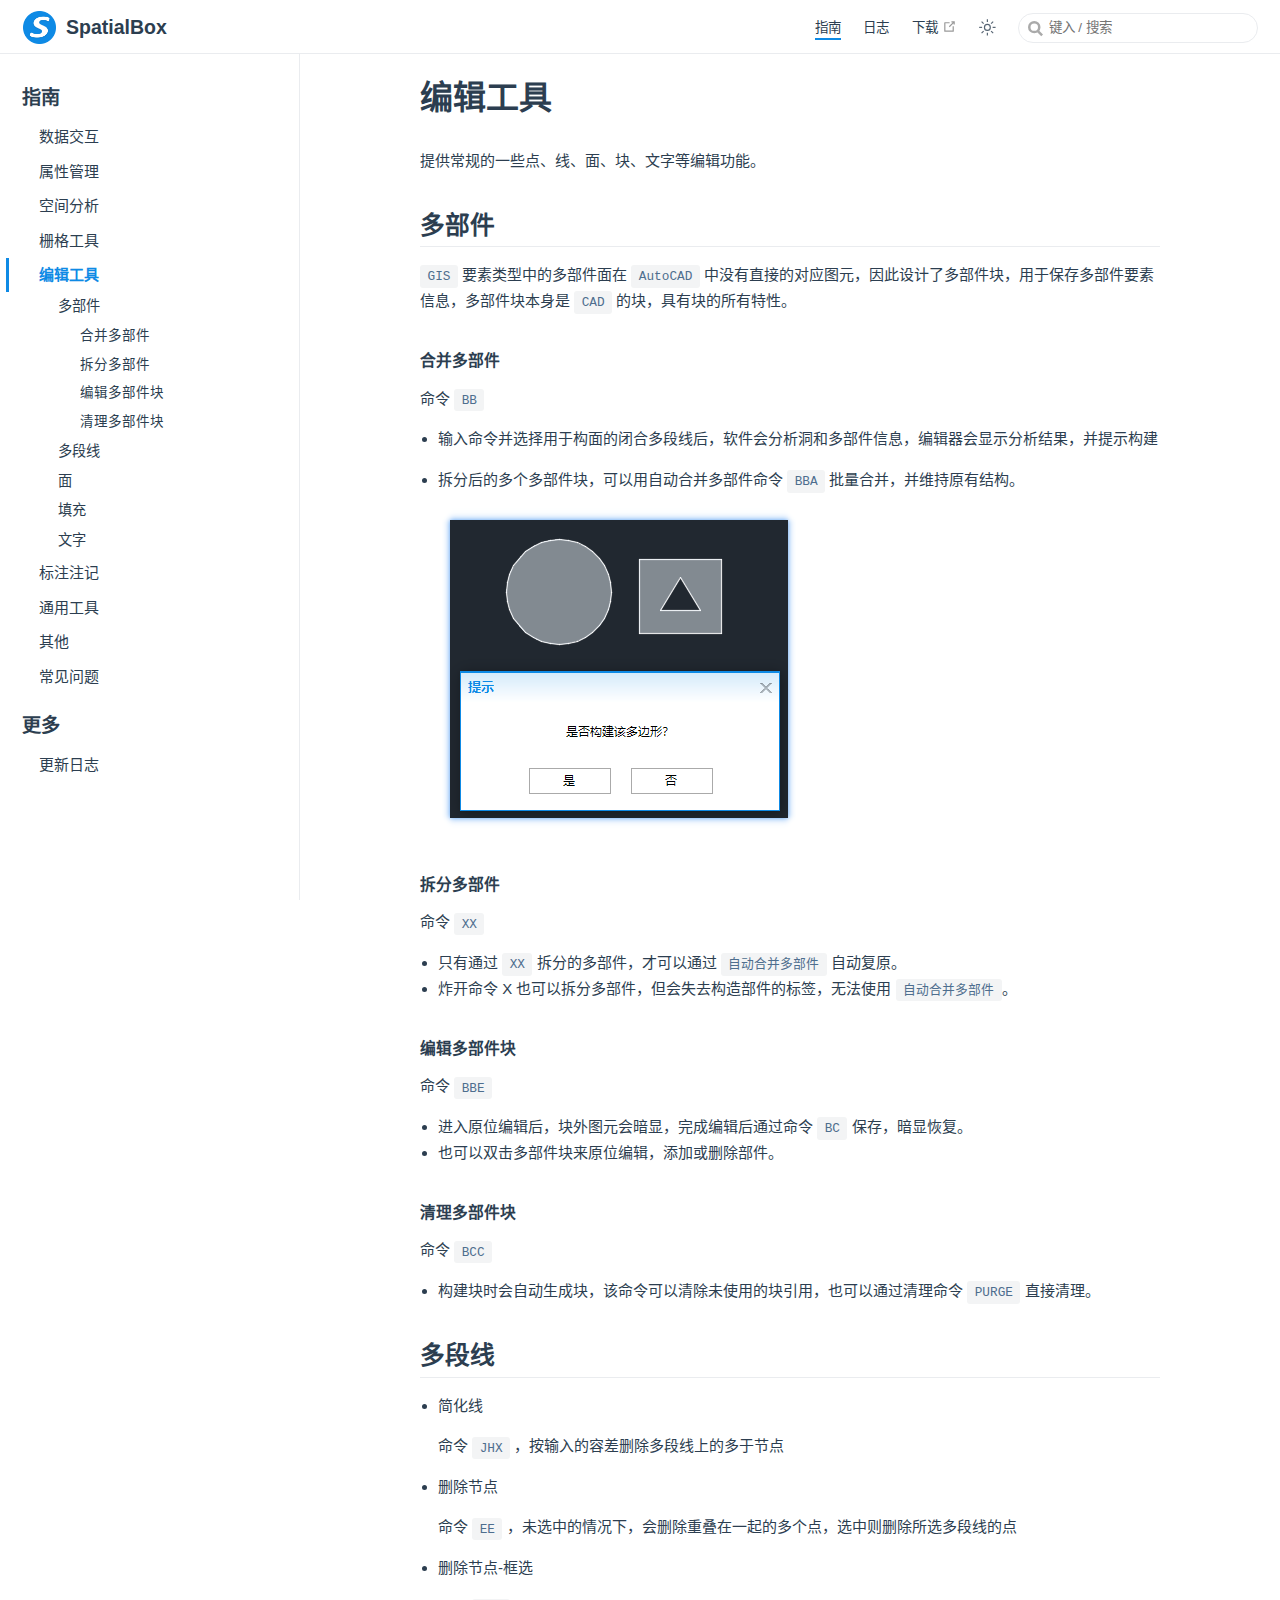
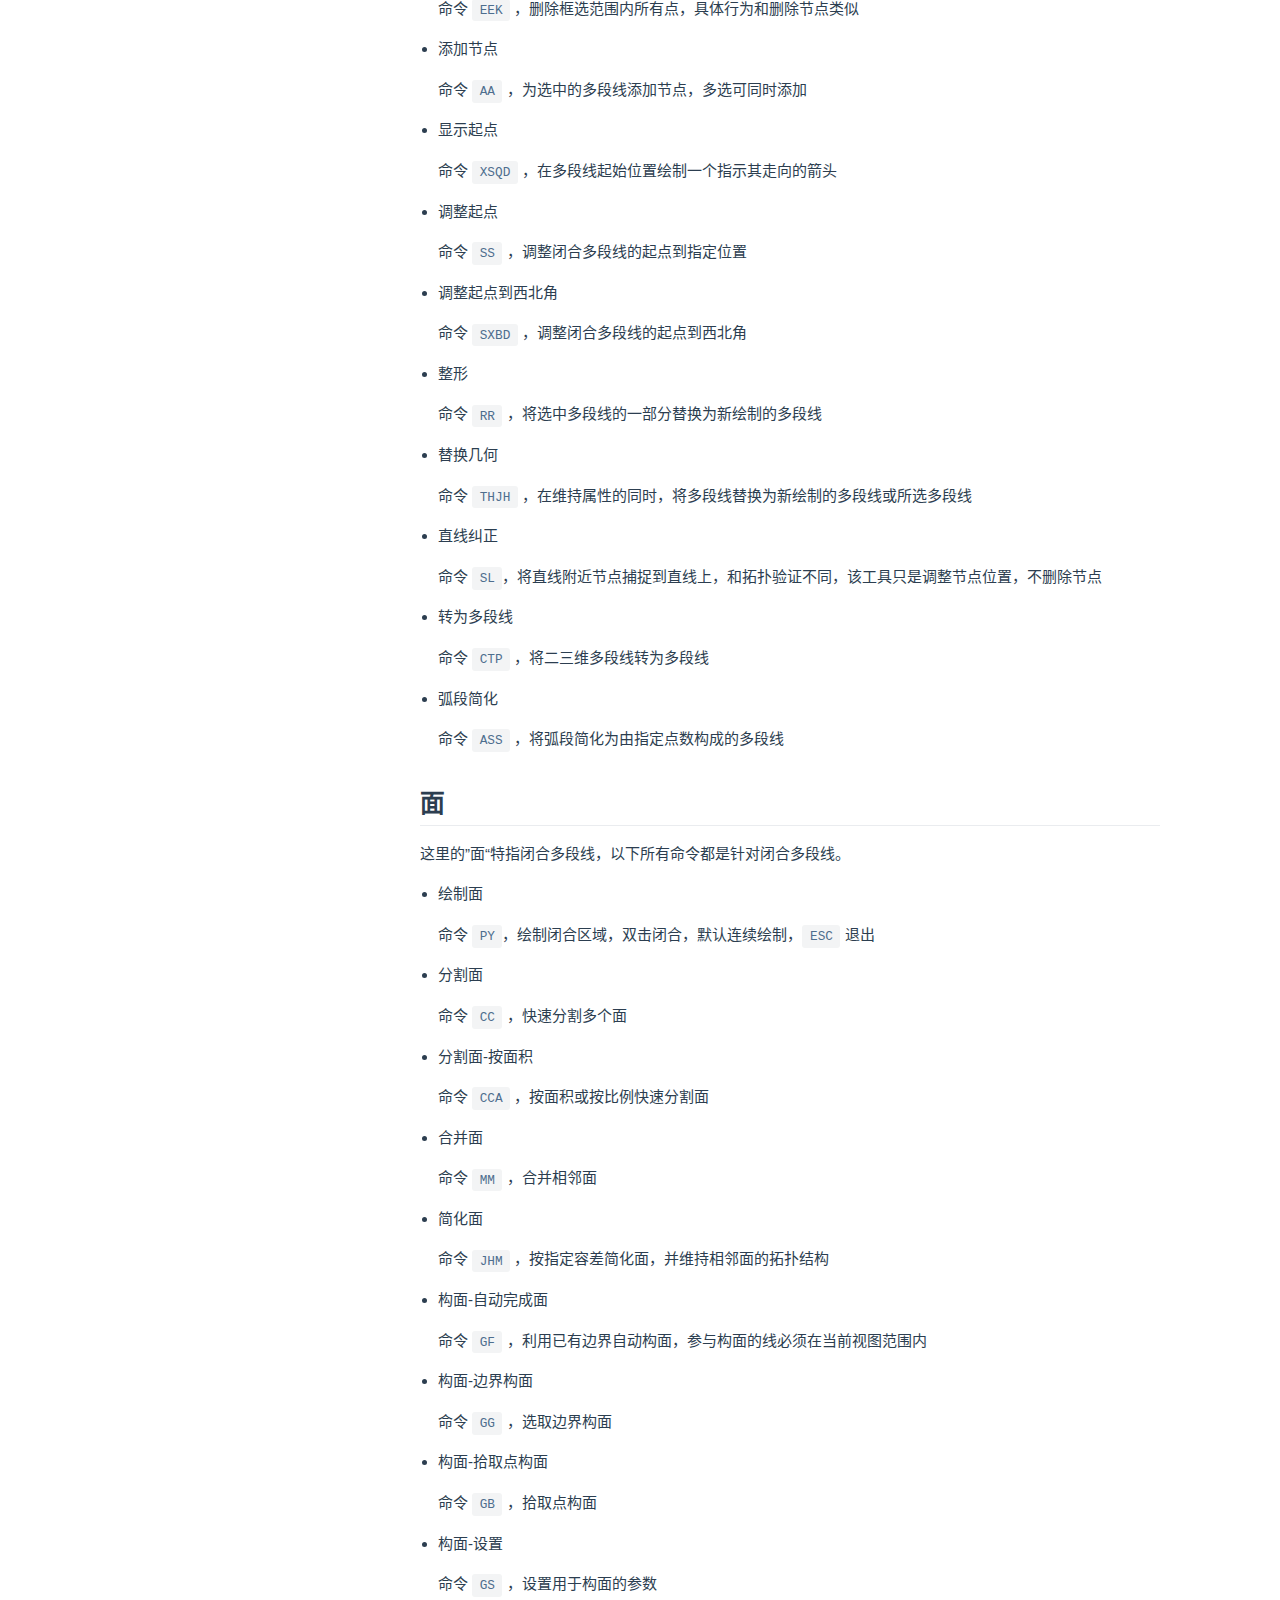
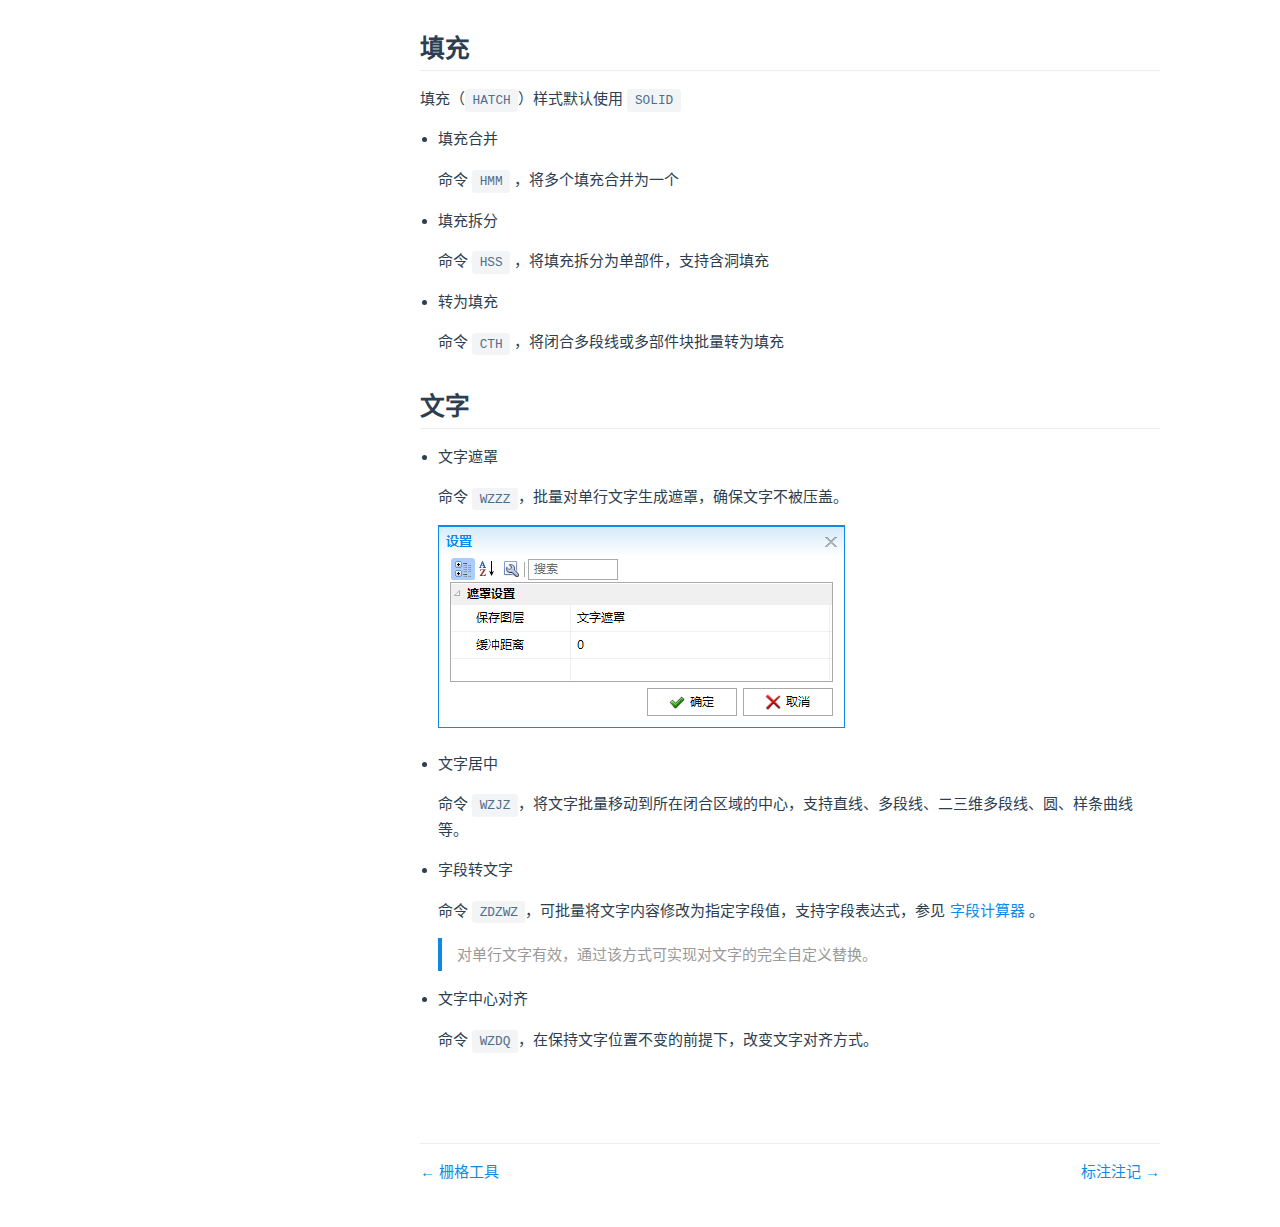
<file: guide/05editor.html>
<!DOCTYPE html>
<html lang="zh-CN">
  <head>
    <meta charset="utf-8">
    <meta name="viewport" content="width=device-width,initial-scale=1">
    <meta name="generator" content="VuePress 2.0.0-beta.66">
    <style>
      :root {
        --c-bg: #fff;
      }
      html.dark {
        --c-bg: #22272e;
      }
      html, body {
        background-color: var(--c-bg);
      }
    </style>
    <script>
      const userMode = localStorage.getItem('vuepress-color-scheme');
			const systemDarkMode = window.matchMedia && window.matchMedia('(prefers-color-scheme: dark)').matches;
			if (userMode === 'dark' || (userMode !== 'light' && systemDarkMode)) {
				document.documentElement.classList.toggle('dark', true);
			}
    </script>
    <link rel="icon" href="/images/SpatialBox_Blue512.png"><title>编辑工具 | SpatialBox</title><meta name="description" content="SpatialBox 站点">
    <link rel="preload" href="/assets/style-caf66d6e.css" as="style"><link rel="stylesheet" href="/assets/style-caf66d6e.css">
    <link rel="modulepreload" href="/assets/app-c80e1060.js"><link rel="prefetch" href="/assets/index.html-bfe0cf39.js" as="script"><link rel="prefetch" href="/assets/01data.html-61955d8d.js" as="script"><link rel="prefetch" href="/assets/02Xdata.html-6caaf5f4.js" as="script"><link rel="prefetch" href="/assets/03Spatial.html-f1142a07.js" as="script"><link rel="prefetch" href="/assets/04Raster.html-cd669383.js" as="script"><link rel="prefetch" href="/assets/05Editor.html-ac04d35b.js" as="script"><link rel="prefetch" href="/assets/06Lable.html-b2e95e61.js" as="script"><link rel="prefetch" href="/assets/07Genaral.html-db477477.js" as="script"><link rel="prefetch" href="/assets/08Others.html-074cb1cd.js" as="script"><link rel="prefetch" href="/assets/changelog.html-bbdc7a38.js" as="script"><link rel="prefetch" href="/assets/faq.html-3e23c862.js" as="script"><link rel="prefetch" href="/assets/index.html-f6ffc1e9.js" as="script"><link rel="prefetch" href="/assets/404.html-f9875e7b.js" as="script"><link rel="prefetch" href="/assets/index.html-de2405ad.js" as="script"><link rel="prefetch" href="/assets/01data.html-5c3c74d5.js" as="script"><link rel="prefetch" href="/assets/02Xdata.html-8e3cdddc.js" as="script"><link rel="prefetch" href="/assets/03Spatial.html-844b131a.js" as="script"><link rel="prefetch" href="/assets/04Raster.html-5404404f.js" as="script"><link rel="prefetch" href="/assets/05Editor.html-a14ab7dc.js" as="script"><link rel="prefetch" href="/assets/06Lable.html-e924ab30.js" as="script"><link rel="prefetch" href="/assets/07Genaral.html-c838f7e8.js" as="script"><link rel="prefetch" href="/assets/08Others.html-205118d9.js" as="script"><link rel="prefetch" href="/assets/changelog.html-41bee2a5.js" as="script"><link rel="prefetch" href="/assets/faq.html-8b32b93e.js" as="script"><link rel="prefetch" href="/assets/index.html-689842df.js" as="script"><link rel="prefetch" href="/assets/404.html-7650fa32.js" as="script">
  </head>
  <body>
    <div id="app"><!--[--><div class="theme-container"><!--[--><header class="navbar"><div class="toggle-sidebar-button" title="toggle sidebar" aria-expanded="false" role="button" tabindex="0"><div class="icon" aria-hidden="true"><span></span><span></span><span></span></div></div><span><a href="/" class=""><img class="logo" src="/images/SpatialBox_Blue512.png" alt="SpatialBox"><span class="site-name can-hide">SpatialBox</span></a></span><div class="navbar-items-wrapper" style=""><!--[--><!--]--><nav class="navbar-items can-hide"><!--[--><div class="navbar-item"><a href="/guide/" class="router-link-active" aria-label="指南"><!--[--><!--]--> 指南 <!--[--><!--]--></a></div><div class="navbar-item"><a href="/guide/changelog" class="" aria-label="日志"><!--[--><!--]--> 日志 <!--[--><!--]--></a></div><div class="navbar-item"><a class="external-link" href="http://spatialbox.ysepan.com/" rel="noopener noreferrer" target="_blank" aria-label="下载"><!--[--><!--]--> 下载 <span><svg class="external-link-icon" xmlns="http://www.w3.org/2000/svg" aria-hidden="true" focusable="false" x="0px" y="0px" viewBox="0 0 100 100" width="15" height="15"><path fill="currentColor" d="M18.8,85.1h56l0,0c2.2,0,4-1.8,4-4v-32h-8v28h-48v-48h28v-8h-32l0,0c-2.2,0-4,1.8-4,4v56C14.8,83.3,16.6,85.1,18.8,85.1z"></path><polygon fill="currentColor" points="45.7,48.7 51.3,54.3 77.2,28.5 77.2,37.2 85.2,37.2 85.2,14.9 62.8,14.9 62.8,22.9 71.5,22.9"></polygon></svg><span class="external-link-icon-sr-only">open in new window</span></span><!--[--><!--]--></a></div><!--]--></nav><!--[--><!--]--><button class="toggle-color-mode-button" title="toggle color mode"><svg style="" class="icon" focusable="false" viewBox="0 0 32 32"><path d="M16 12.005a4 4 0 1 1-4 4a4.005 4.005 0 0 1 4-4m0-2a6 6 0 1 0 6 6a6 6 0 0 0-6-6z" fill="currentColor"></path><path d="M5.394 6.813l1.414-1.415l3.506 3.506L8.9 10.318z" fill="currentColor"></path><path d="M2 15.005h5v2H2z" fill="currentColor"></path><path d="M5.394 25.197L8.9 21.691l1.414 1.415l-3.506 3.505z" fill="currentColor"></path><path d="M15 25.005h2v5h-2z" fill="currentColor"></path><path d="M21.687 23.106l1.414-1.415l3.506 3.506l-1.414 1.414z" fill="currentColor"></path><path d="M25 15.005h5v2h-5z" fill="currentColor"></path><path d="M21.687 8.904l3.506-3.506l1.414 1.415l-3.506 3.505z" fill="currentColor"></path><path d="M15 2.005h2v5h-2z" fill="currentColor"></path></svg><svg style="display:none;" class="icon" focusable="false" viewBox="0 0 32 32"><path d="M13.502 5.414a15.075 15.075 0 0 0 11.594 18.194a11.113 11.113 0 0 1-7.975 3.39c-.138 0-.278.005-.418 0a11.094 11.094 0 0 1-3.2-21.584M14.98 3a1.002 1.002 0 0 0-.175.016a13.096 13.096 0 0 0 1.825 25.981c.164.006.328 0 .49 0a13.072 13.072 0 0 0 10.703-5.555a1.01 1.01 0 0 0-.783-1.565A13.08 13.08 0 0 1 15.89 4.38A1.015 1.015 0 0 0 14.98 3z" fill="currentColor"></path></svg></button><form class="search-box" role="search"><input type="search" placeholder="键入 / 搜索" autocomplete="off" spellcheck="false" value><!----></form></div></header><!--]--><div class="sidebar-mask"></div><!--[--><aside class="sidebar"><nav class="navbar-items"><!--[--><div class="navbar-item"><a href="/guide/" class="router-link-active" aria-label="指南"><!--[--><!--]--> 指南 <!--[--><!--]--></a></div><div class="navbar-item"><a href="/guide/changelog" class="" aria-label="日志"><!--[--><!--]--> 日志 <!--[--><!--]--></a></div><div class="navbar-item"><a class="external-link" href="http://spatialbox.ysepan.com/" rel="noopener noreferrer" target="_blank" aria-label="下载"><!--[--><!--]--> 下载 <span><svg class="external-link-icon" xmlns="http://www.w3.org/2000/svg" aria-hidden="true" focusable="false" x="0px" y="0px" viewBox="0 0 100 100" width="15" height="15"><path fill="currentColor" d="M18.8,85.1h56l0,0c2.2,0,4-1.8,4-4v-32h-8v28h-48v-48h28v-8h-32l0,0c-2.2,0-4,1.8-4,4v56C14.8,83.3,16.6,85.1,18.8,85.1z"></path><polygon fill="currentColor" points="45.7,48.7 51.3,54.3 77.2,28.5 77.2,37.2 85.2,37.2 85.2,14.9 62.8,14.9 62.8,22.9 71.5,22.9"></polygon></svg><span class="external-link-icon-sr-only">open in new window</span></span><!--[--><!--]--></a></div><!--]--></nav><!--[--><!--]--><ul class="sidebar-items"><!--[--><li><p tabindex="0" class="sidebar-item sidebar-heading active">指南 <!----></p><ul style="" class="sidebar-item-children"><!--[--><li><a href="/guide/01data.html" class="sidebar-item" aria-label="数据交互"><!--[--><!--]--> 数据交互 <!--[--><!--]--></a><!----></li><li><a href="/guide/02xdata.html" class="sidebar-item" aria-label="属性管理"><!--[--><!--]--> 属性管理 <!--[--><!--]--></a><!----></li><li><a href="/guide/03spatial.html" class="sidebar-item" aria-label="空间分析"><!--[--><!--]--> 空间分析 <!--[--><!--]--></a><!----></li><li><a href="/guide/04raster.html" class="sidebar-item" aria-label="栅格工具"><!--[--><!--]--> 栅格工具 <!--[--><!--]--></a><!----></li><li><a aria-current="page" href="/guide/05editor.html" class="router-link-active router-link-exact-active router-link-active sidebar-item active" aria-label="编辑工具"><!--[--><!--]--> 编辑工具 <!--[--><!--]--></a><ul style="" class="sidebar-item-children"><!--[--><li><a aria-current="page" href="/guide/05editor.html#多部件" class="router-link-active router-link-exact-active sidebar-item" aria-label="多部件"><!--[--><!--]--> 多部件 <!--[--><!--]--></a><ul style="" class="sidebar-item-children"><!--[--><li><a aria-current="page" href="/guide/05editor.html#合并多部件" class="router-link-active router-link-exact-active sidebar-item" aria-label="合并多部件"><!--[--><!--]--> 合并多部件 <!--[--><!--]--></a><!----></li><li><a aria-current="page" href="/guide/05editor.html#拆分多部件" class="router-link-active router-link-exact-active sidebar-item" aria-label="拆分多部件"><!--[--><!--]--> 拆分多部件 <!--[--><!--]--></a><!----></li><li><a aria-current="page" href="/guide/05editor.html#编辑多部件块" class="router-link-active router-link-exact-active sidebar-item" aria-label="编辑多部件块"><!--[--><!--]--> 编辑多部件块 <!--[--><!--]--></a><!----></li><li><a aria-current="page" href="/guide/05editor.html#清理多部件块" class="router-link-active router-link-exact-active sidebar-item" aria-label="清理多部件块"><!--[--><!--]--> 清理多部件块 <!--[--><!--]--></a><!----></li><!--]--></ul></li><li><a aria-current="page" href="/guide/05editor.html#多段线" class="router-link-active router-link-exact-active sidebar-item" aria-label="多段线"><!--[--><!--]--> 多段线 <!--[--><!--]--></a><!----></li><li><a aria-current="page" href="/guide/05editor.html#面" class="router-link-active router-link-exact-active sidebar-item" aria-label="面"><!--[--><!--]--> 面 <!--[--><!--]--></a><!----></li><li><a aria-current="page" href="/guide/05editor.html#填充" class="router-link-active router-link-exact-active sidebar-item" aria-label="填充"><!--[--><!--]--> 填充 <!--[--><!--]--></a><!----></li><li><a aria-current="page" href="/guide/05editor.html#文字" class="router-link-active router-link-exact-active sidebar-item" aria-label="文字"><!--[--><!--]--> 文字 <!--[--><!--]--></a><!----></li><!--]--></ul></li><li><a href="/guide/06lable.html" class="sidebar-item" aria-label="标注注记"><!--[--><!--]--> 标注注记 <!--[--><!--]--></a><!----></li><li><a href="/guide/07genaral.html" class="sidebar-item" aria-label="通用工具"><!--[--><!--]--> 通用工具 <!--[--><!--]--></a><!----></li><li><a href="/guide/08others.html" class="sidebar-item" aria-label="其他"><!--[--><!--]--> 其他 <!--[--><!--]--></a><!----></li><li><a href="/guide/faq.html" class="sidebar-item" aria-label="常见问题"><!--[--><!--]--> 常见问题 <!--[--><!--]--></a><!----></li><!--]--></ul></li><li><p tabindex="0" class="sidebar-item sidebar-heading">更多 <!----></p><ul style="" class="sidebar-item-children"><!--[--><li><a href="/guide/changelog.html" class="sidebar-item" aria-label="更新日志"><!--[--><!--]--> 更新日志 <!--[--><!--]--></a><!----></li><!--]--></ul></li><!--]--></ul><!--[--><!--]--></aside><!--]--><!--[--><main class="page"><!--[--><!--]--><div class="theme-default-content"><!--[--><!--]--><div><h1 id="编辑工具" tabindex="-1"><a class="header-anchor" href="#编辑工具" aria-hidden="true">#</a> 编辑工具</h1><p>提供常规的一些点、线、面、块、文字等编辑功能。</p><h2 id="多部件" tabindex="-1"><a class="header-anchor" href="#多部件" aria-hidden="true">#</a> 多部件</h2><p><code>GIS</code> 要素类型中的多部件面在 <code>AutoCAD</code> 中没有直接的对应图元，因此设计了多部件块，用于保存多部件要素信息，多部件块本身是 <code>CAD</code> 的块，具有块的所有特性。</p><h5 id="合并多部件" tabindex="-1"><a class="header-anchor" href="#合并多部件" aria-hidden="true">#</a> 合并多部件</h5><p>命令 <code>BB</code></p><ul><li><p>输入命令并选择用于构面的闭合多段线后，软件会分析洞和多部件信息，编辑器会显示分析结果，并提示构建</p></li><li><p>拆分后的多个多部件块，可以用自动合并多部件命令 <code>BBA</code> 批量合并，并维持原有结构。</p><p><img src="/assets/0多部件块_构建-baaf456a.png" alt="image"></p></li></ul><h5 id="拆分多部件" tabindex="-1"><a class="header-anchor" href="#拆分多部件" aria-hidden="true">#</a> 拆分多部件</h5><p>命令 <code>XX</code></p><ul><li>只有通过 <code>XX</code> 拆分的多部件，才可以通过 <code>自动合并多部件</code> 自动复原。</li><li>炸开命令 X 也可以拆分多部件，但会失去构造部件的标签，无法使用 <code>自动合并多部件</code>。</li></ul><h5 id="编辑多部件块" tabindex="-1"><a class="header-anchor" href="#编辑多部件块" aria-hidden="true">#</a> 编辑多部件块</h5><p>命令 <code>BBE</code></p><ul><li>进入原位编辑后，块外图元会暗显，完成编辑后通过命令 <code>BC</code> 保存，暗显恢复。</li><li>也可以双击多部件块来原位编辑，添加或删除部件。</li></ul><h5 id="清理多部件块" tabindex="-1"><a class="header-anchor" href="#清理多部件块" aria-hidden="true">#</a> 清理多部件块</h5><p>命令 <code>BCC</code></p><ul><li>构建块时会自动生成块，该命令可以清除未使用的块引用，也可以通过清理命令 <code>PURGE</code> 直接清理。</li></ul><h2 id="多段线" tabindex="-1"><a class="header-anchor" href="#多段线" aria-hidden="true">#</a> 多段线</h2><ul><li><p>简化线</p><p>命令 <code>JHX</code> ，按输入的容差删除多段线上的多于节点</p></li><li><p>删除节点</p><p>命令 <code>EE</code> ，未选中的情况下，会删除重叠在一起的多个点，选中则删除所选多段线的点</p></li><li><p>删除节点-框选</p><p>命令 <code>EEK</code> ，删除框选范围内所有点，具体行为和删除节点类似</p></li><li><p>添加节点</p><p>命令 <code>AA</code> ，为选中的多段线添加节点，多选可同时添加</p></li><li><p>显示起点</p><p>命令 <code>XSQD</code> ，在多段线起始位置绘制一个指示其走向的箭头</p></li><li><p>调整起点</p><p>命令 <code>SS</code> ，调整闭合多段线的起点到指定位置</p></li><li><p>调整起点到西北角</p><p>命令 <code>SXBD</code> ，调整闭合多段线的起点到西北角</p></li><li><p>整形</p><p>命令 <code>RR</code> ，将选中多段线的一部分替换为新绘制的多段线</p></li><li><p>替换几何</p><p>命令 <code>THJH</code> ，在维持属性的同时，将多段线替换为新绘制的多段线或所选多段线</p></li><li><p>直线纠正</p><p>命令 <code>SL</code>，将直线附近节点捕捉到直线上，和拓扑验证不同，该工具只是调整节点位置，不删除节点</p></li><li><p>转为多段线</p><p>命令 <code>CTP</code> ，将二三维多段线转为多段线</p></li><li><p>弧段简化</p><p>命令 <code>ASS</code> ，将弧段简化为由指定点数构成的多段线</p></li></ul><h2 id="面" tabindex="-1"><a class="header-anchor" href="#面" aria-hidden="true">#</a> 面</h2><p>这里的”面“特指闭合多段线，以下所有命令都是针对闭合多段线。</p><ul><li><p>绘制面</p><p>命令 <code>PY</code>，绘制闭合区域，双击闭合，默认连续绘制，<code>ESC</code> 退出</p></li><li><p>分割面</p><p>命令 <code>CC</code> ，快速分割多个面</p></li><li><p>分割面-按面积</p><p>命令 <code>CCA</code> ，按面积或按比例快速分割面</p></li><li><p>合并面</p><p>命令 <code>MM</code> ，合并相邻面</p></li><li><p>简化面</p><p>命令 <code>JHM</code> ，按指定容差简化面，并维持相邻面的拓扑结构</p></li><li><p>构面-自动完成面</p><p>命令 <code>GF</code> ，利用已有边界自动构面，参与构面的线必须在当前视图范围内</p></li><li><p>构面-边界构面</p><p>命令 <code>GG</code> ，选取边界构面</p></li><li><p>构面-拾取点构面</p><p>命令 <code>GB</code> ，拾取点构面</p></li><li><p>构面-设置</p><p>命令 <code>GS</code> ，设置用于构面的参数</p></li></ul><h2 id="填充" tabindex="-1"><a class="header-anchor" href="#填充" aria-hidden="true">#</a> 填充</h2><p>填充（<code>HATCH</code>）样式默认使用 <code>SOLID</code></p><ul><li><p>填充合并</p><p>命令 <code>HMM</code> ，将多个填充合并为一个</p></li><li><p>填充拆分</p><p>命令 <code>HSS</code> ，将填充拆分为单部件，支持含洞填充</p></li><li><p>转为填充</p><p>命令 <code>CTH</code> ，将闭合多段线或多部件块批量转为填充</p></li></ul><h2 id="文字" tabindex="-1"><a class="header-anchor" href="#文字" aria-hidden="true">#</a> 文字</h2><ul><li><p>文字遮罩</p><p>命令 <code>WZZZ</code>，批量对单行文字生成遮罩，确保文字不被压盖。</p><p><img src="/assets/0文字遮罩-6d2d3e3b.png" alt="image"></p></li><li><p>文字居中</p><p>命令 <code>WZJZ</code>，将文字批量移动到所在闭合区域的中心，支持直线、多段线、二三维多段线、圆、样条曲线等。</p></li><li><p>字段转文字</p><p>命令 <code>ZDZWZ</code>，可批量将文字内容修改为指定字段值，支持字段表达式，参见 <a href="#%E5%AD%97%E6%AE%B5%E8%AE%A1%E7%AE%97%E5%99%A8">字段计算器</a> 。</p><blockquote><p>对单行文字有效，通过该方式可实现对文字的完全自定义替换。</p></blockquote></li><li><p>文字中心对齐</p><p>命令 <code>WZDQ</code>，在保持文字位置不变的前提下，改变文字对齐方式。</p></li></ul></div><!--[--><!--]--></div><footer class="page-meta"><!----><!----><!----></footer><nav class="page-nav"><p class="inner"><span class="prev"><a href="/guide/04raster.html" class="" aria-label="栅格工具"><!--[--><!--]--> 栅格工具 <!--[--><!--]--></a></span><span class="next"><a href="/guide/06lable.html" class="" aria-label="标注注记"><!--[--><!--]--> 标注注记 <!--[--><!--]--></a></span></p></nav><!--[--><!--]--></main><!--]--></div><!----><!--]--></div>
    <script type="module" src="/assets/app-c80e1060.js" defer></script>
  </body>
</html>
</file>
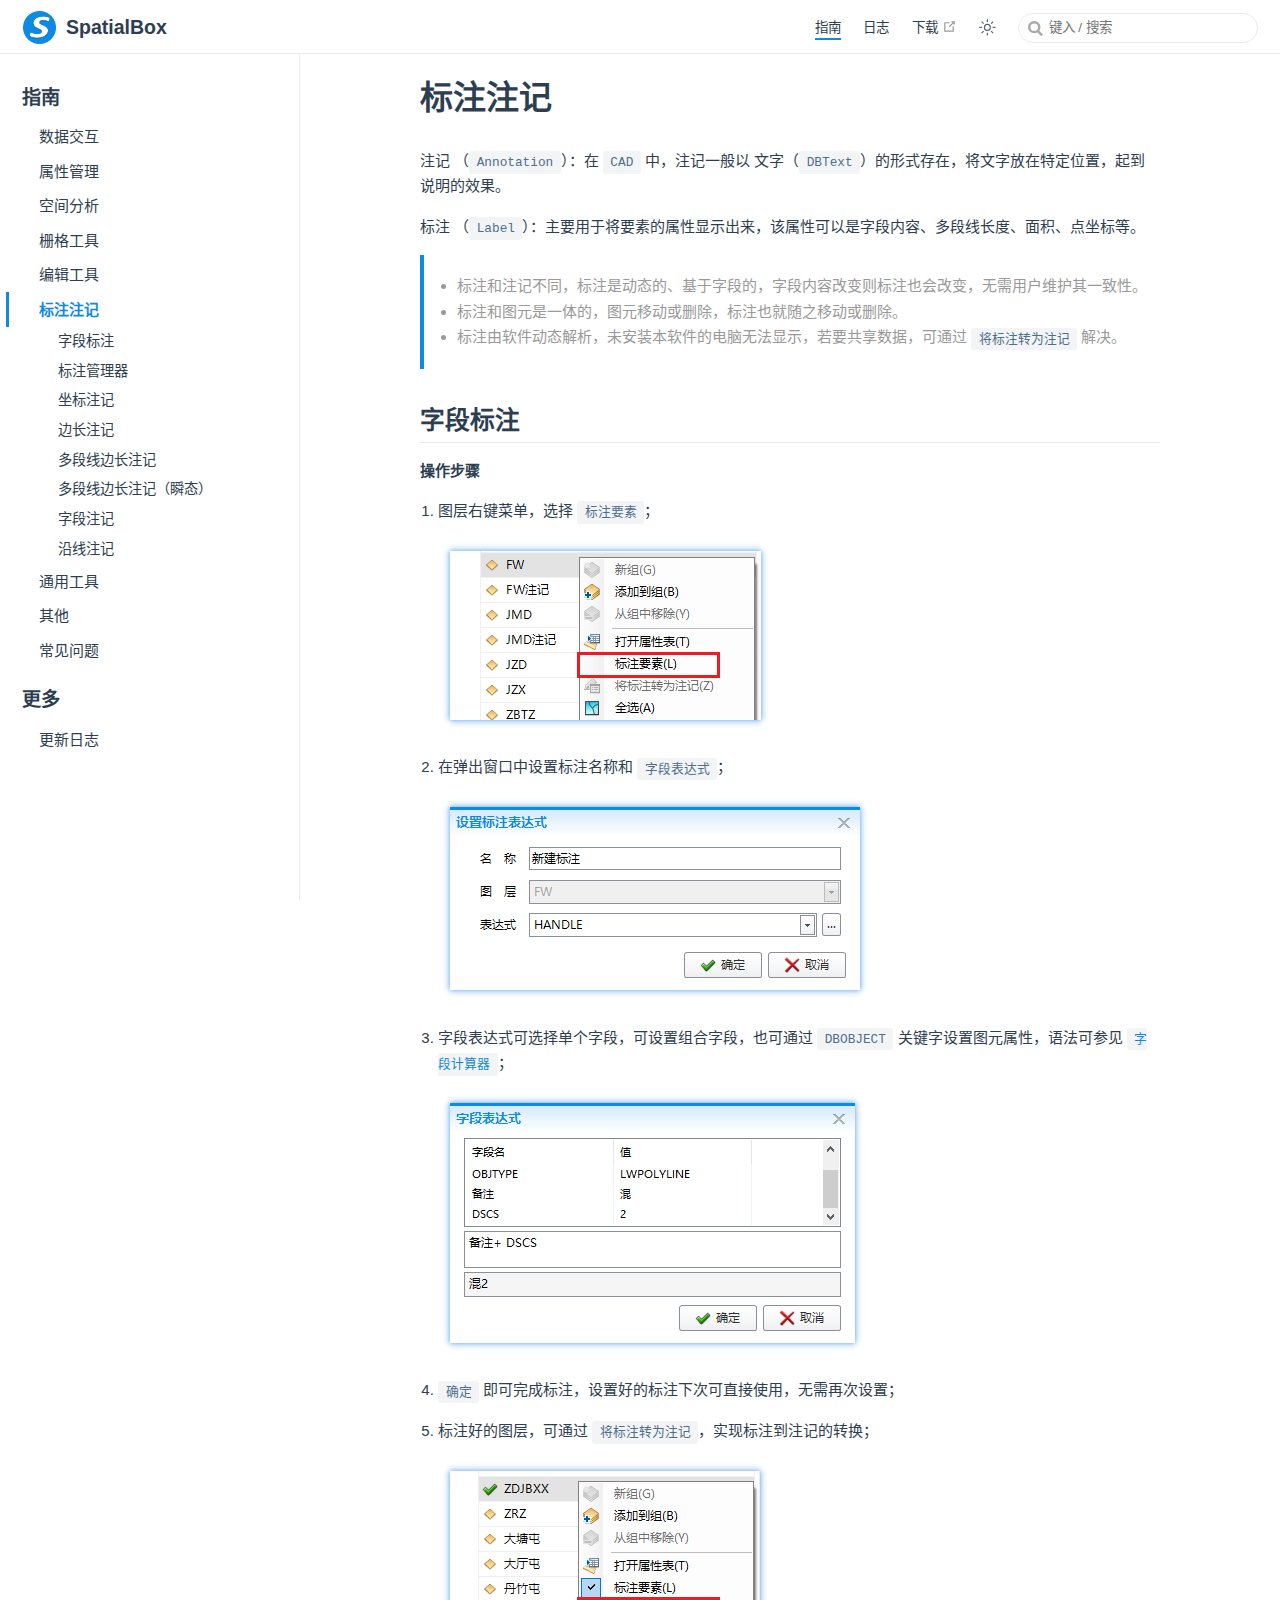
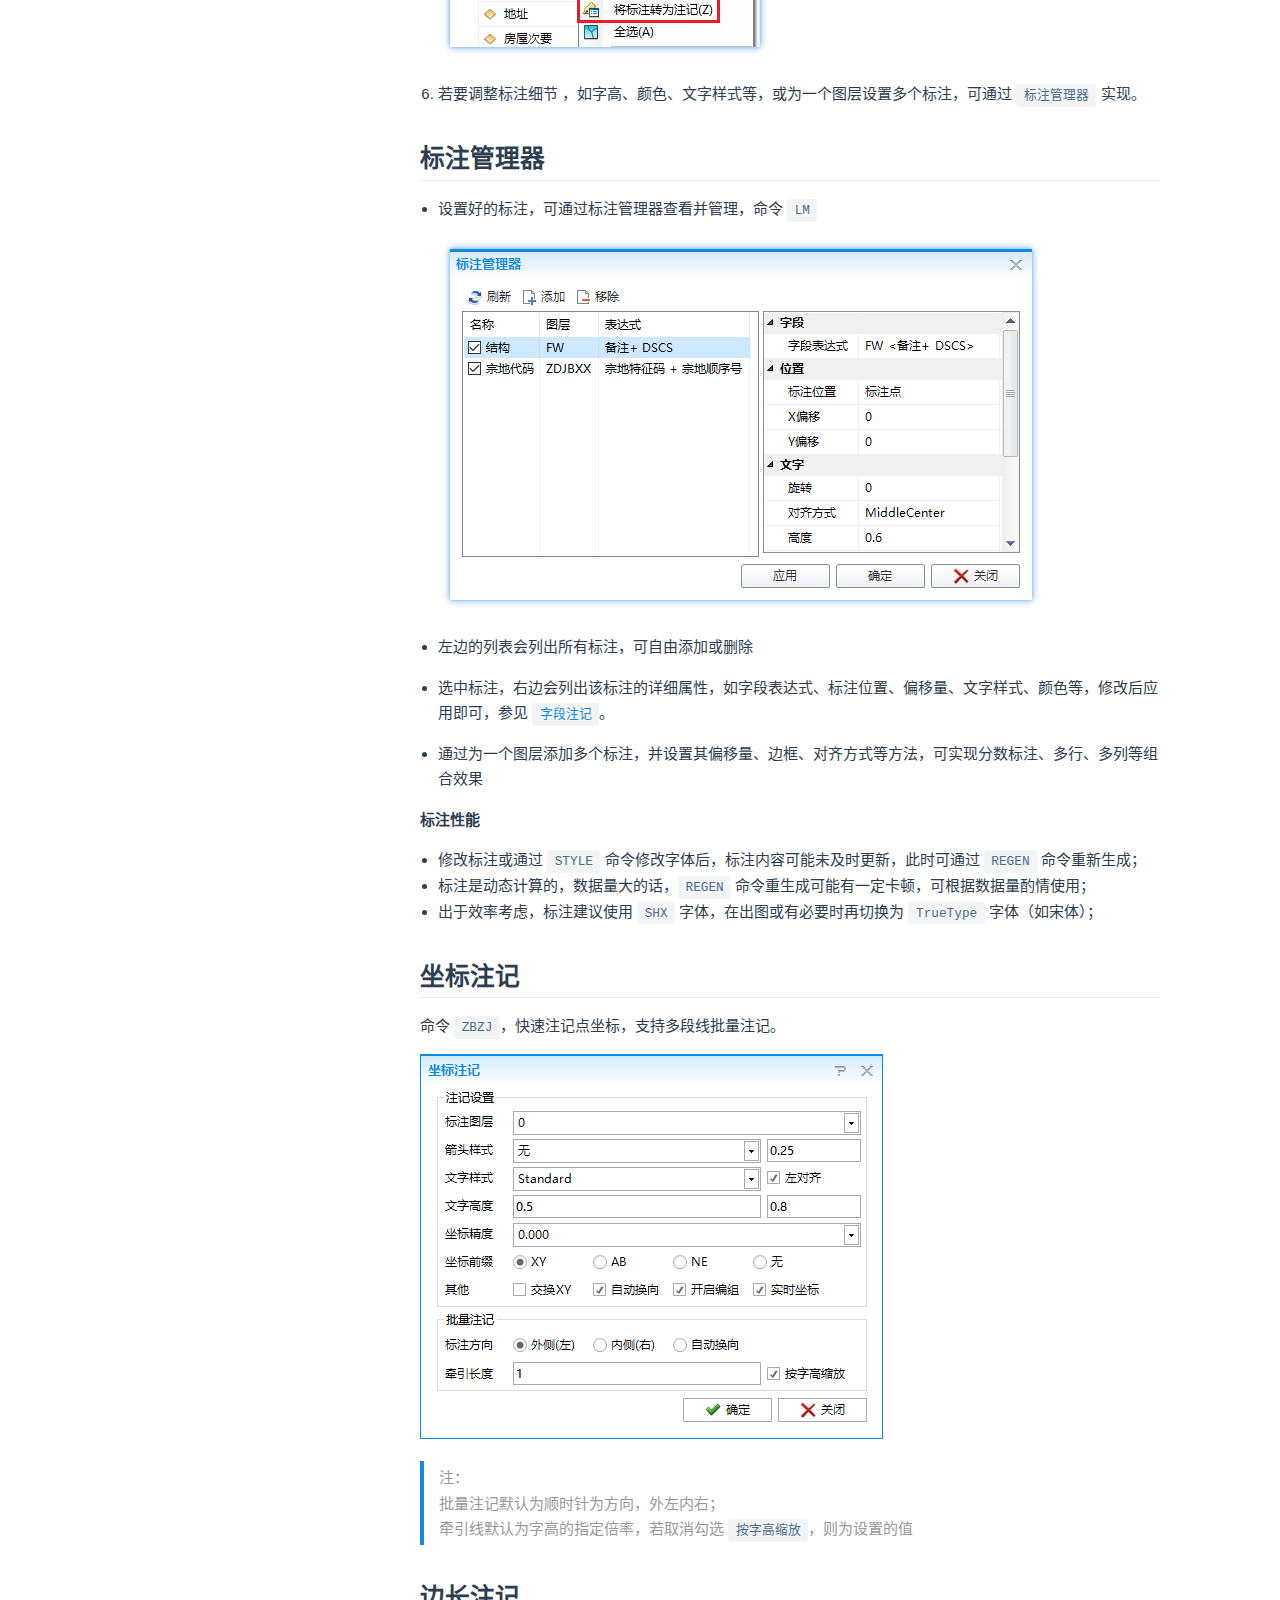
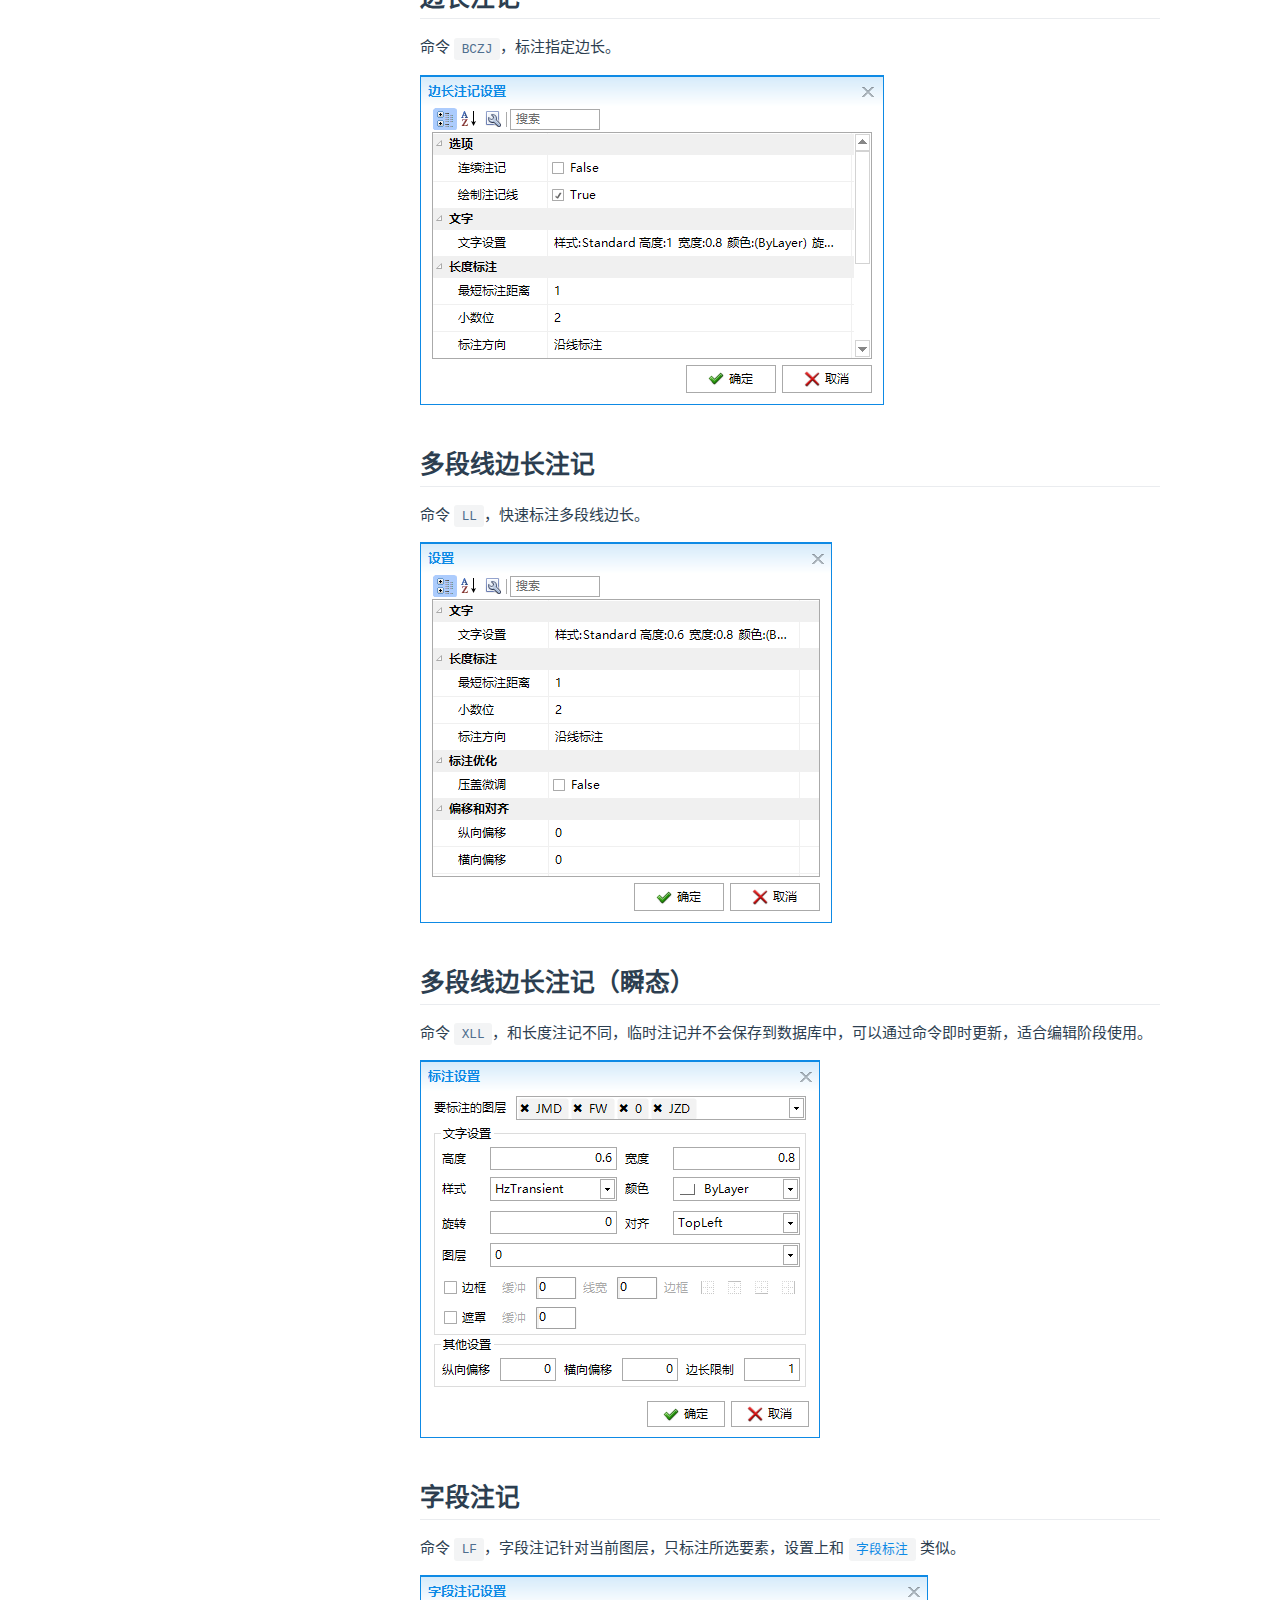
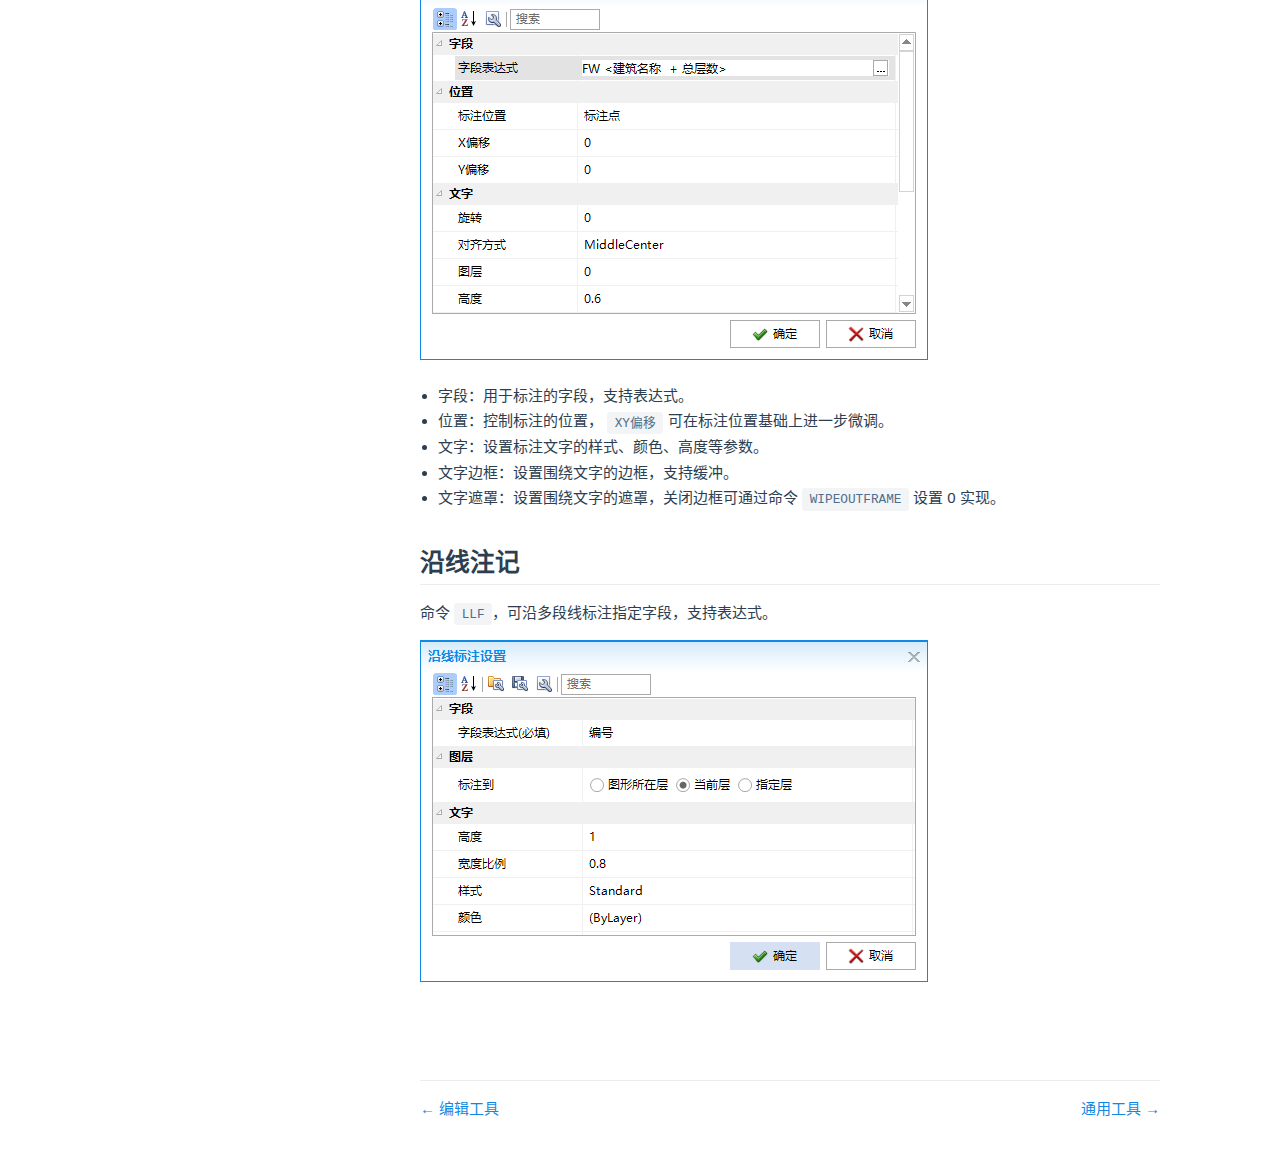
<file: guide/06lable.html>
<!DOCTYPE html>
<html lang="zh-CN">
  <head>
    <meta charset="utf-8">
    <meta name="viewport" content="width=device-width,initial-scale=1">
    <meta name="generator" content="VuePress 2.0.0-beta.66">
    <style>
      :root {
        --c-bg: #fff;
      }
      html.dark {
        --c-bg: #22272e;
      }
      html, body {
        background-color: var(--c-bg);
      }
    </style>
    <script>
      const userMode = localStorage.getItem('vuepress-color-scheme');
			const systemDarkMode = window.matchMedia && window.matchMedia('(prefers-color-scheme: dark)').matches;
			if (userMode === 'dark' || (userMode !== 'light' && systemDarkMode)) {
				document.documentElement.classList.toggle('dark', true);
			}
    </script>
    <link rel="icon" href="/images/SpatialBox_Blue512.png"><title>标注注记 | SpatialBox</title><meta name="description" content="SpatialBox 站点">
    <link rel="preload" href="/assets/style-caf66d6e.css" as="style"><link rel="stylesheet" href="/assets/style-caf66d6e.css">
    <link rel="modulepreload" href="/assets/app-c80e1060.js"><link rel="prefetch" href="/assets/index.html-bfe0cf39.js" as="script"><link rel="prefetch" href="/assets/01data.html-61955d8d.js" as="script"><link rel="prefetch" href="/assets/02Xdata.html-6caaf5f4.js" as="script"><link rel="prefetch" href="/assets/03Spatial.html-f1142a07.js" as="script"><link rel="prefetch" href="/assets/04Raster.html-cd669383.js" as="script"><link rel="prefetch" href="/assets/05Editor.html-ac04d35b.js" as="script"><link rel="prefetch" href="/assets/06Lable.html-b2e95e61.js" as="script"><link rel="prefetch" href="/assets/07Genaral.html-db477477.js" as="script"><link rel="prefetch" href="/assets/08Others.html-074cb1cd.js" as="script"><link rel="prefetch" href="/assets/changelog.html-bbdc7a38.js" as="script"><link rel="prefetch" href="/assets/faq.html-3e23c862.js" as="script"><link rel="prefetch" href="/assets/index.html-f6ffc1e9.js" as="script"><link rel="prefetch" href="/assets/404.html-f9875e7b.js" as="script"><link rel="prefetch" href="/assets/index.html-de2405ad.js" as="script"><link rel="prefetch" href="/assets/01data.html-5c3c74d5.js" as="script"><link rel="prefetch" href="/assets/02Xdata.html-8e3cdddc.js" as="script"><link rel="prefetch" href="/assets/03Spatial.html-844b131a.js" as="script"><link rel="prefetch" href="/assets/04Raster.html-5404404f.js" as="script"><link rel="prefetch" href="/assets/05Editor.html-a14ab7dc.js" as="script"><link rel="prefetch" href="/assets/06Lable.html-e924ab30.js" as="script"><link rel="prefetch" href="/assets/07Genaral.html-c838f7e8.js" as="script"><link rel="prefetch" href="/assets/08Others.html-205118d9.js" as="script"><link rel="prefetch" href="/assets/changelog.html-41bee2a5.js" as="script"><link rel="prefetch" href="/assets/faq.html-8b32b93e.js" as="script"><link rel="prefetch" href="/assets/index.html-689842df.js" as="script"><link rel="prefetch" href="/assets/404.html-7650fa32.js" as="script">
  </head>
  <body>
    <div id="app"><!--[--><div class="theme-container"><!--[--><header class="navbar"><div class="toggle-sidebar-button" title="toggle sidebar" aria-expanded="false" role="button" tabindex="0"><div class="icon" aria-hidden="true"><span></span><span></span><span></span></div></div><span><a href="/" class=""><img class="logo" src="/images/SpatialBox_Blue512.png" alt="SpatialBox"><span class="site-name can-hide">SpatialBox</span></a></span><div class="navbar-items-wrapper" style=""><!--[--><!--]--><nav class="navbar-items can-hide"><!--[--><div class="navbar-item"><a href="/guide/" class="router-link-active" aria-label="指南"><!--[--><!--]--> 指南 <!--[--><!--]--></a></div><div class="navbar-item"><a href="/guide/changelog" class="" aria-label="日志"><!--[--><!--]--> 日志 <!--[--><!--]--></a></div><div class="navbar-item"><a class="external-link" href="http://spatialbox.ysepan.com/" rel="noopener noreferrer" target="_blank" aria-label="下载"><!--[--><!--]--> 下载 <span><svg class="external-link-icon" xmlns="http://www.w3.org/2000/svg" aria-hidden="true" focusable="false" x="0px" y="0px" viewBox="0 0 100 100" width="15" height="15"><path fill="currentColor" d="M18.8,85.1h56l0,0c2.2,0,4-1.8,4-4v-32h-8v28h-48v-48h28v-8h-32l0,0c-2.2,0-4,1.8-4,4v56C14.8,83.3,16.6,85.1,18.8,85.1z"></path><polygon fill="currentColor" points="45.7,48.7 51.3,54.3 77.2,28.5 77.2,37.2 85.2,37.2 85.2,14.9 62.8,14.9 62.8,22.9 71.5,22.9"></polygon></svg><span class="external-link-icon-sr-only">open in new window</span></span><!--[--><!--]--></a></div><!--]--></nav><!--[--><!--]--><button class="toggle-color-mode-button" title="toggle color mode"><svg style="" class="icon" focusable="false" viewBox="0 0 32 32"><path d="M16 12.005a4 4 0 1 1-4 4a4.005 4.005 0 0 1 4-4m0-2a6 6 0 1 0 6 6a6 6 0 0 0-6-6z" fill="currentColor"></path><path d="M5.394 6.813l1.414-1.415l3.506 3.506L8.9 10.318z" fill="currentColor"></path><path d="M2 15.005h5v2H2z" fill="currentColor"></path><path d="M5.394 25.197L8.9 21.691l1.414 1.415l-3.506 3.505z" fill="currentColor"></path><path d="M15 25.005h2v5h-2z" fill="currentColor"></path><path d="M21.687 23.106l1.414-1.415l3.506 3.506l-1.414 1.414z" fill="currentColor"></path><path d="M25 15.005h5v2h-5z" fill="currentColor"></path><path d="M21.687 8.904l3.506-3.506l1.414 1.415l-3.506 3.505z" fill="currentColor"></path><path d="M15 2.005h2v5h-2z" fill="currentColor"></path></svg><svg style="display:none;" class="icon" focusable="false" viewBox="0 0 32 32"><path d="M13.502 5.414a15.075 15.075 0 0 0 11.594 18.194a11.113 11.113 0 0 1-7.975 3.39c-.138 0-.278.005-.418 0a11.094 11.094 0 0 1-3.2-21.584M14.98 3a1.002 1.002 0 0 0-.175.016a13.096 13.096 0 0 0 1.825 25.981c.164.006.328 0 .49 0a13.072 13.072 0 0 0 10.703-5.555a1.01 1.01 0 0 0-.783-1.565A13.08 13.08 0 0 1 15.89 4.38A1.015 1.015 0 0 0 14.98 3z" fill="currentColor"></path></svg></button><form class="search-box" role="search"><input type="search" placeholder="键入 / 搜索" autocomplete="off" spellcheck="false" value><!----></form></div></header><!--]--><div class="sidebar-mask"></div><!--[--><aside class="sidebar"><nav class="navbar-items"><!--[--><div class="navbar-item"><a href="/guide/" class="router-link-active" aria-label="指南"><!--[--><!--]--> 指南 <!--[--><!--]--></a></div><div class="navbar-item"><a href="/guide/changelog" class="" aria-label="日志"><!--[--><!--]--> 日志 <!--[--><!--]--></a></div><div class="navbar-item"><a class="external-link" href="http://spatialbox.ysepan.com/" rel="noopener noreferrer" target="_blank" aria-label="下载"><!--[--><!--]--> 下载 <span><svg class="external-link-icon" xmlns="http://www.w3.org/2000/svg" aria-hidden="true" focusable="false" x="0px" y="0px" viewBox="0 0 100 100" width="15" height="15"><path fill="currentColor" d="M18.8,85.1h56l0,0c2.2,0,4-1.8,4-4v-32h-8v28h-48v-48h28v-8h-32l0,0c-2.2,0-4,1.8-4,4v56C14.8,83.3,16.6,85.1,18.8,85.1z"></path><polygon fill="currentColor" points="45.7,48.7 51.3,54.3 77.2,28.5 77.2,37.2 85.2,37.2 85.2,14.9 62.8,14.9 62.8,22.9 71.5,22.9"></polygon></svg><span class="external-link-icon-sr-only">open in new window</span></span><!--[--><!--]--></a></div><!--]--></nav><!--[--><!--]--><ul class="sidebar-items"><!--[--><li><p tabindex="0" class="sidebar-item sidebar-heading active">指南 <!----></p><ul style="" class="sidebar-item-children"><!--[--><li><a href="/guide/01data.html" class="sidebar-item" aria-label="数据交互"><!--[--><!--]--> 数据交互 <!--[--><!--]--></a><!----></li><li><a href="/guide/02xdata.html" class="sidebar-item" aria-label="属性管理"><!--[--><!--]--> 属性管理 <!--[--><!--]--></a><!----></li><li><a href="/guide/03spatial.html" class="sidebar-item" aria-label="空间分析"><!--[--><!--]--> 空间分析 <!--[--><!--]--></a><!----></li><li><a href="/guide/04raster.html" class="sidebar-item" aria-label="栅格工具"><!--[--><!--]--> 栅格工具 <!--[--><!--]--></a><!----></li><li><a href="/guide/05editor.html" class="sidebar-item" aria-label="编辑工具"><!--[--><!--]--> 编辑工具 <!--[--><!--]--></a><!----></li><li><a aria-current="page" href="/guide/06lable.html" class="router-link-active router-link-exact-active router-link-active sidebar-item active" aria-label="标注注记"><!--[--><!--]--> 标注注记 <!--[--><!--]--></a><ul style="" class="sidebar-item-children"><!--[--><li><a aria-current="page" href="/guide/06lable.html#字段标注" class="router-link-active router-link-exact-active sidebar-item" aria-label="字段标注"><!--[--><!--]--> 字段标注 <!--[--><!--]--></a><!----></li><li><a aria-current="page" href="/guide/06lable.html#标注管理器" class="router-link-active router-link-exact-active sidebar-item" aria-label="标注管理器"><!--[--><!--]--> 标注管理器 <!--[--><!--]--></a><!----></li><li><a aria-current="page" href="/guide/06lable.html#坐标注记" class="router-link-active router-link-exact-active sidebar-item" aria-label="坐标注记"><!--[--><!--]--> 坐标注记 <!--[--><!--]--></a><!----></li><li><a aria-current="page" href="/guide/06lable.html#边长注记" class="router-link-active router-link-exact-active sidebar-item" aria-label="边长注记"><!--[--><!--]--> 边长注记 <!--[--><!--]--></a><!----></li><li><a aria-current="page" href="/guide/06lable.html#多段线边长注记" class="router-link-active router-link-exact-active sidebar-item" aria-label="多段线边长注记"><!--[--><!--]--> 多段线边长注记 <!--[--><!--]--></a><!----></li><li><a aria-current="page" href="/guide/06lable.html#多段线边长注记-瞬态" class="router-link-active router-link-exact-active sidebar-item" aria-label="多段线边长注记（瞬态）"><!--[--><!--]--> 多段线边长注记（瞬态） <!--[--><!--]--></a><!----></li><li><a aria-current="page" href="/guide/06lable.html#字段注记" class="router-link-active router-link-exact-active sidebar-item" aria-label="字段注记"><!--[--><!--]--> 字段注记 <!--[--><!--]--></a><!----></li><li><a aria-current="page" href="/guide/06lable.html#沿线注记" class="router-link-active router-link-exact-active sidebar-item" aria-label="沿线注记"><!--[--><!--]--> 沿线注记 <!--[--><!--]--></a><!----></li><!--]--></ul></li><li><a href="/guide/07genaral.html" class="sidebar-item" aria-label="通用工具"><!--[--><!--]--> 通用工具 <!--[--><!--]--></a><!----></li><li><a href="/guide/08others.html" class="sidebar-item" aria-label="其他"><!--[--><!--]--> 其他 <!--[--><!--]--></a><!----></li><li><a href="/guide/faq.html" class="sidebar-item" aria-label="常见问题"><!--[--><!--]--> 常见问题 <!--[--><!--]--></a><!----></li><!--]--></ul></li><li><p tabindex="0" class="sidebar-item sidebar-heading">更多 <!----></p><ul style="" class="sidebar-item-children"><!--[--><li><a href="/guide/changelog.html" class="sidebar-item" aria-label="更新日志"><!--[--><!--]--> 更新日志 <!--[--><!--]--></a><!----></li><!--]--></ul></li><!--]--></ul><!--[--><!--]--></aside><!--]--><!--[--><main class="page"><!--[--><!--]--><div class="theme-default-content"><!--[--><!--]--><div><h1 id="标注注记" tabindex="-1"><a class="header-anchor" href="#标注注记" aria-hidden="true">#</a> 标注注记</h1><p>注记 （<code>Annotation</code>）：在 <code>CAD</code> 中，注记一般以 文字（<code>DBText</code>）的形式存在，将文字放在特定位置，起到说明的效果。</p><p>标注 （<code>Label</code>）：主要用于将要素的属性显示出来，该属性可以是字段内容、多段线长度、面积、点坐标等。</p><blockquote><ul><li>标注和注记不同，标注是动态的、基于字段的，字段内容改变则标注也会改变，无需用户维护其一致性。</li><li>标注和图元是一体的，图元移动或删除，标注也就随之移动或删除。</li><li>标注由软件动态解析，未安装本软件的电脑无法显示，若要共享数据，可通过 <code>将标注转为注记</code> 解决。</li></ul></blockquote><h2 id="字段标注" tabindex="-1"><a class="header-anchor" href="#字段标注" aria-hidden="true">#</a> 字段标注</h2><p><strong>操作步骤</strong></p><ol><li><p>图层右键菜单，选择 <code>标注要素</code>；</p><p><img src="/assets/0标注要素-d3757b13.png" alt="image"></p></li><li><p>在弹出窗口中设置标注名称和 <code>字段表达式</code>；</p><p><img src="/assets/0标注要素_表达式-2cc30a58.png" alt="image"></p></li><li><p>字段表达式可选择单个字段，可设置组合字段，也可通过 <code>DBOBJECT</code> 关键字设置图元属性，语法可参见 <a href="#%E5%AD%97%E6%AE%B5%E8%AE%A1%E7%AE%97%E5%99%A8"><code>字段计算器</code></a>；</p><p><img src="/assets/0标注要素_字段表达式-79c59c08.png" alt="image"></p></li><li><p><code>确定</code> 即可完成标注，设置好的标注下次可直接使用，无需再次设置；</p></li><li><p>标注好的图层，可通过 <code>将标注转为注记</code>，实现标注到注记的转换；</p><p><img src="/assets/0标注要素_标注转注记-4991ee7f.png" alt="image"></p></li><li><p>若要调整标注细节 ，如字高、颜色、文字样式等，或为一个图层设置多个标注，可通过 <code>标注管理器</code> 实现。</p></li></ol><h2 id="标注管理器" tabindex="-1"><a class="header-anchor" href="#标注管理器" aria-hidden="true">#</a> 标注管理器</h2><ul><li><p>设置好的标注，可通过标注管理器查看并管理，命令 <code>LM</code></p><p><img src="/assets/0标注要素_标注管理器-5eecc2b5.png" alt="image"></p></li><li><p>左边的列表会列出所有标注，可自由添加或删除</p></li><li><p>选中标注，右边会列出该标注的详细属性，如字段表达式、标注位置、偏移量、文字样式、颜色等，修改后应用即可，参见 <a href="#%E5%AD%97%E6%AE%B5%E6%B3%A8%E8%AE%B0"><code>字段注记</code></a>。</p></li><li><p>通过为一个图层添加多个标注，并设置其偏移量、边框、对齐方式等方法，可实现分数标注、多行、多列等组合效果</p></li></ul><p><strong>标注性能</strong></p><ul><li>修改标注或通过 <code>STYLE</code> 命令修改字体后，标注内容可能未及时更新，此时可通过 <code>REGEN</code> 命令重新生成；</li><li>标注是动态计算的，数据量大的话，<code>REGEN</code> 命令重生成可能有一定卡顿，可根据数据量酌情使用；</li><li>出于效率考虑，标注建议使用 <code>SHX</code> 字体，在出图或有必要时再切换为 <code>TrueType</code> 字体（如宋体）；</li></ul><h2 id="坐标注记" tabindex="-1"><a class="header-anchor" href="#坐标注记" aria-hidden="true">#</a> 坐标注记</h2><p>命令 <code>ZBZJ</code>，快速注记点坐标，支持多段线批量注记。</p><p><img src="/assets/0坐标注记-ac99a299.png" alt="image-20231015192429526"></p><blockquote><p>注：</p><p>批量注记默认为顺时针为方向，外左内右；</p><p>牵引线默认为字高的指定倍率，若取消勾选 <code>按字高缩放</code>，则为设置的值</p></blockquote><h2 id="边长注记" tabindex="-1"><a class="header-anchor" href="#边长注记" aria-hidden="true">#</a> 边长注记</h2><p>命令 <code>BCZJ</code>，标注指定边长。</p><p><img src="/assets/0边长注记-9309bc3d.png" alt="image-20231015193035939"></p><h2 id="多段线边长注记" tabindex="-1"><a class="header-anchor" href="#多段线边长注记" aria-hidden="true">#</a> 多段线边长注记</h2><p>命令 <code>LL</code>，快速标注多段线边长。</p><p><img src="/assets/0长度注记-e123899c.png" alt="image"></p><h2 id="多段线边长注记-瞬态" tabindex="-1"><a class="header-anchor" href="#多段线边长注记-瞬态" aria-hidden="true">#</a> 多段线边长注记（瞬态）</h2><p>命令 <code>XLL</code>，和长度注记不同，临时注记并不会保存到数据库中，可以通过命令即时更新，适合编辑阶段使用。</p><p><img src="/assets/0长度注记_临时-db4d48d1.png" alt="image"></p><h2 id="字段注记" tabindex="-1"><a class="header-anchor" href="#字段注记" aria-hidden="true">#</a> 字段注记</h2><p>命令 <code>LF</code>，字段注记针对当前图层，只标注所选要素，设置上和 <a href="#%E5%AD%97%E6%AE%B5%E6%A0%87%E6%B3%A8"><code>字段标注</code></a> 类似。</p><p><img src="/assets/0字段注记-d1b115bb.png" alt="image"></p><ul><li>字段：用于标注的字段，支持表达式。</li><li>位置：控制标注的位置， <code>XY偏移</code> 可在标注位置基础上进一步微调。</li><li>文字：设置标注文字的样式、颜色、高度等参数。</li><li>文字边框：设置围绕文字的边框，支持缓冲。</li><li>文字遮罩：设置围绕文字的遮罩，关闭边框可通过命令 <code>WIPEOUTFRAME</code> 设置 0 实现。</li></ul><h2 id="沿线注记" tabindex="-1"><a class="header-anchor" href="#沿线注记" aria-hidden="true">#</a> 沿线注记</h2><p>命令 <code>LLF</code>，可沿多段线标注指定字段，支持表达式。</p><p><img src="/assets/0沿线注记-4bf95f34.png" alt="image-20230901203526313"></p></div><!--[--><!--]--></div><footer class="page-meta"><!----><!----><!----></footer><nav class="page-nav"><p class="inner"><span class="prev"><a href="/guide/05editor.html" class="" aria-label="编辑工具"><!--[--><!--]--> 编辑工具 <!--[--><!--]--></a></span><span class="next"><a href="/guide/07genaral.html" class="" aria-label="通用工具"><!--[--><!--]--> 通用工具 <!--[--><!--]--></a></span></p></nav><!--[--><!--]--></main><!--]--></div><!----><!--]--></div>
    <script type="module" src="/assets/app-c80e1060.js" defer></script>
  </body>
</html>
</file>
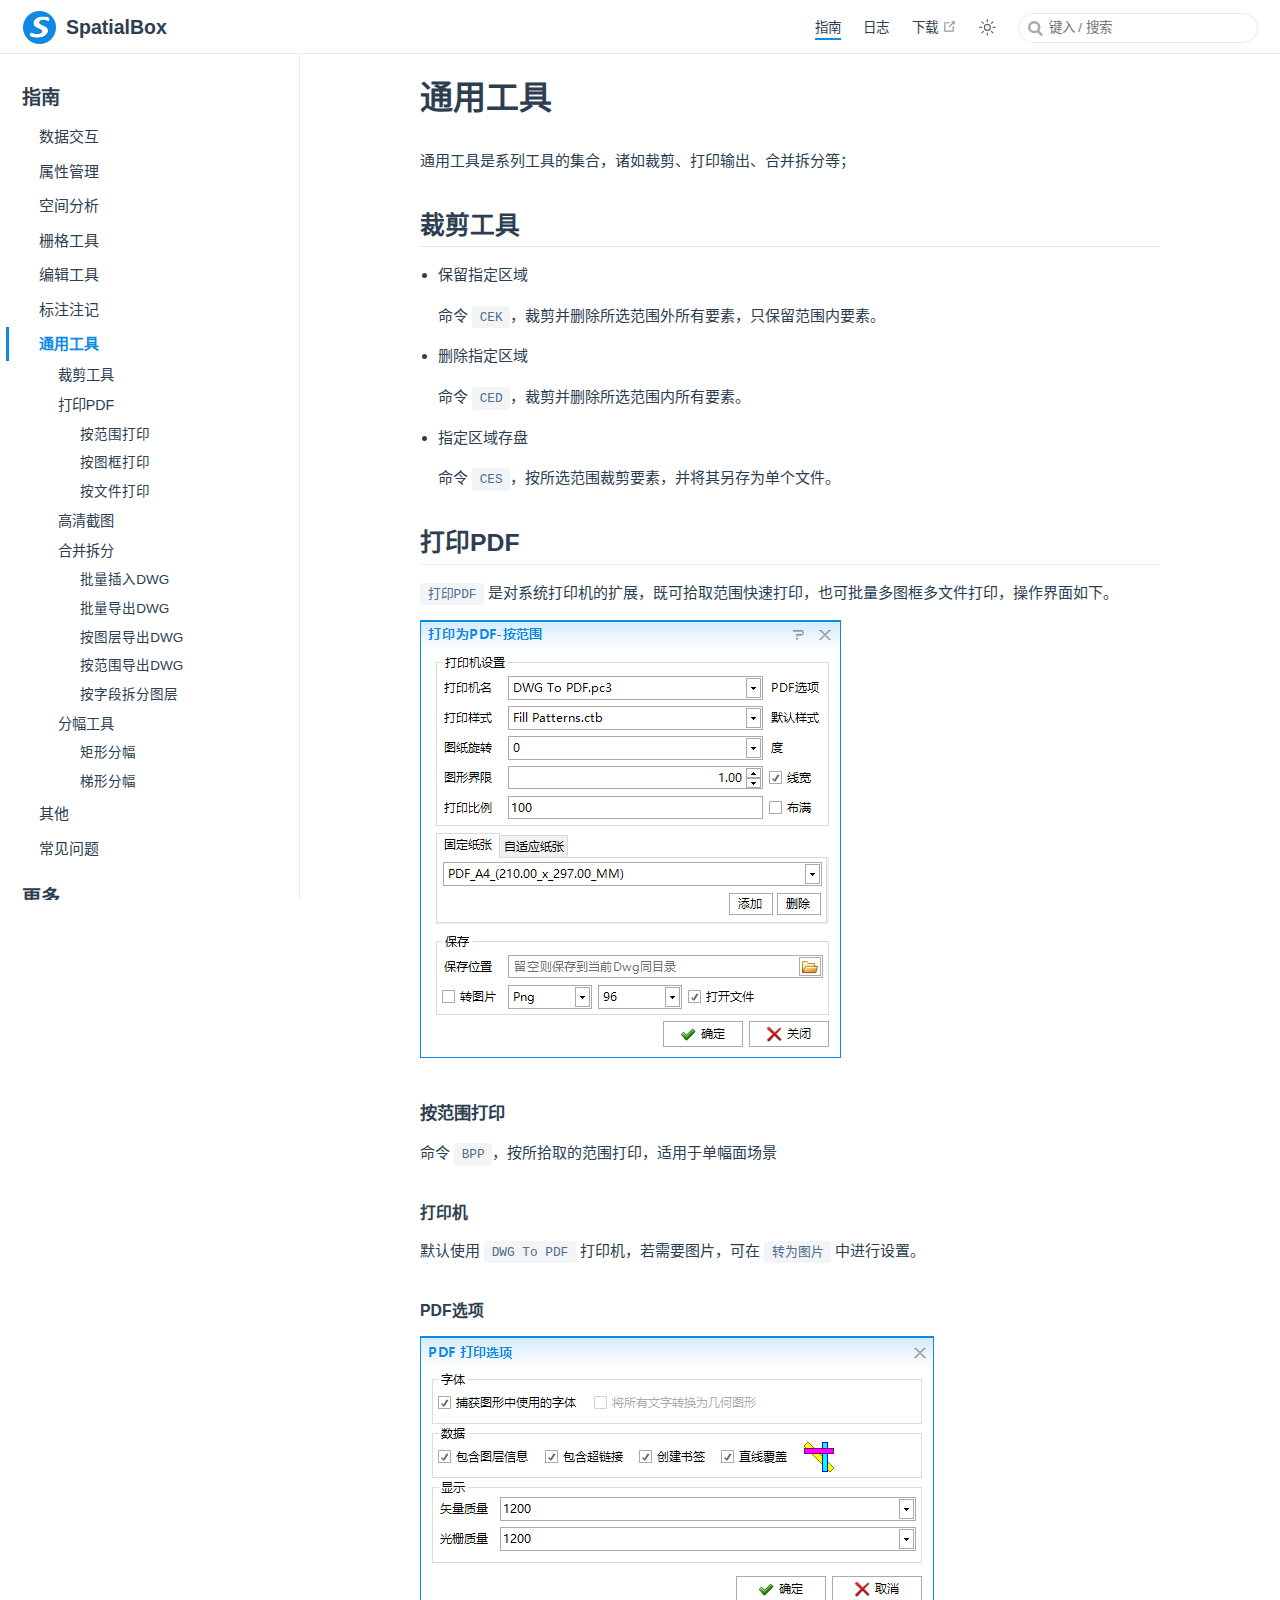
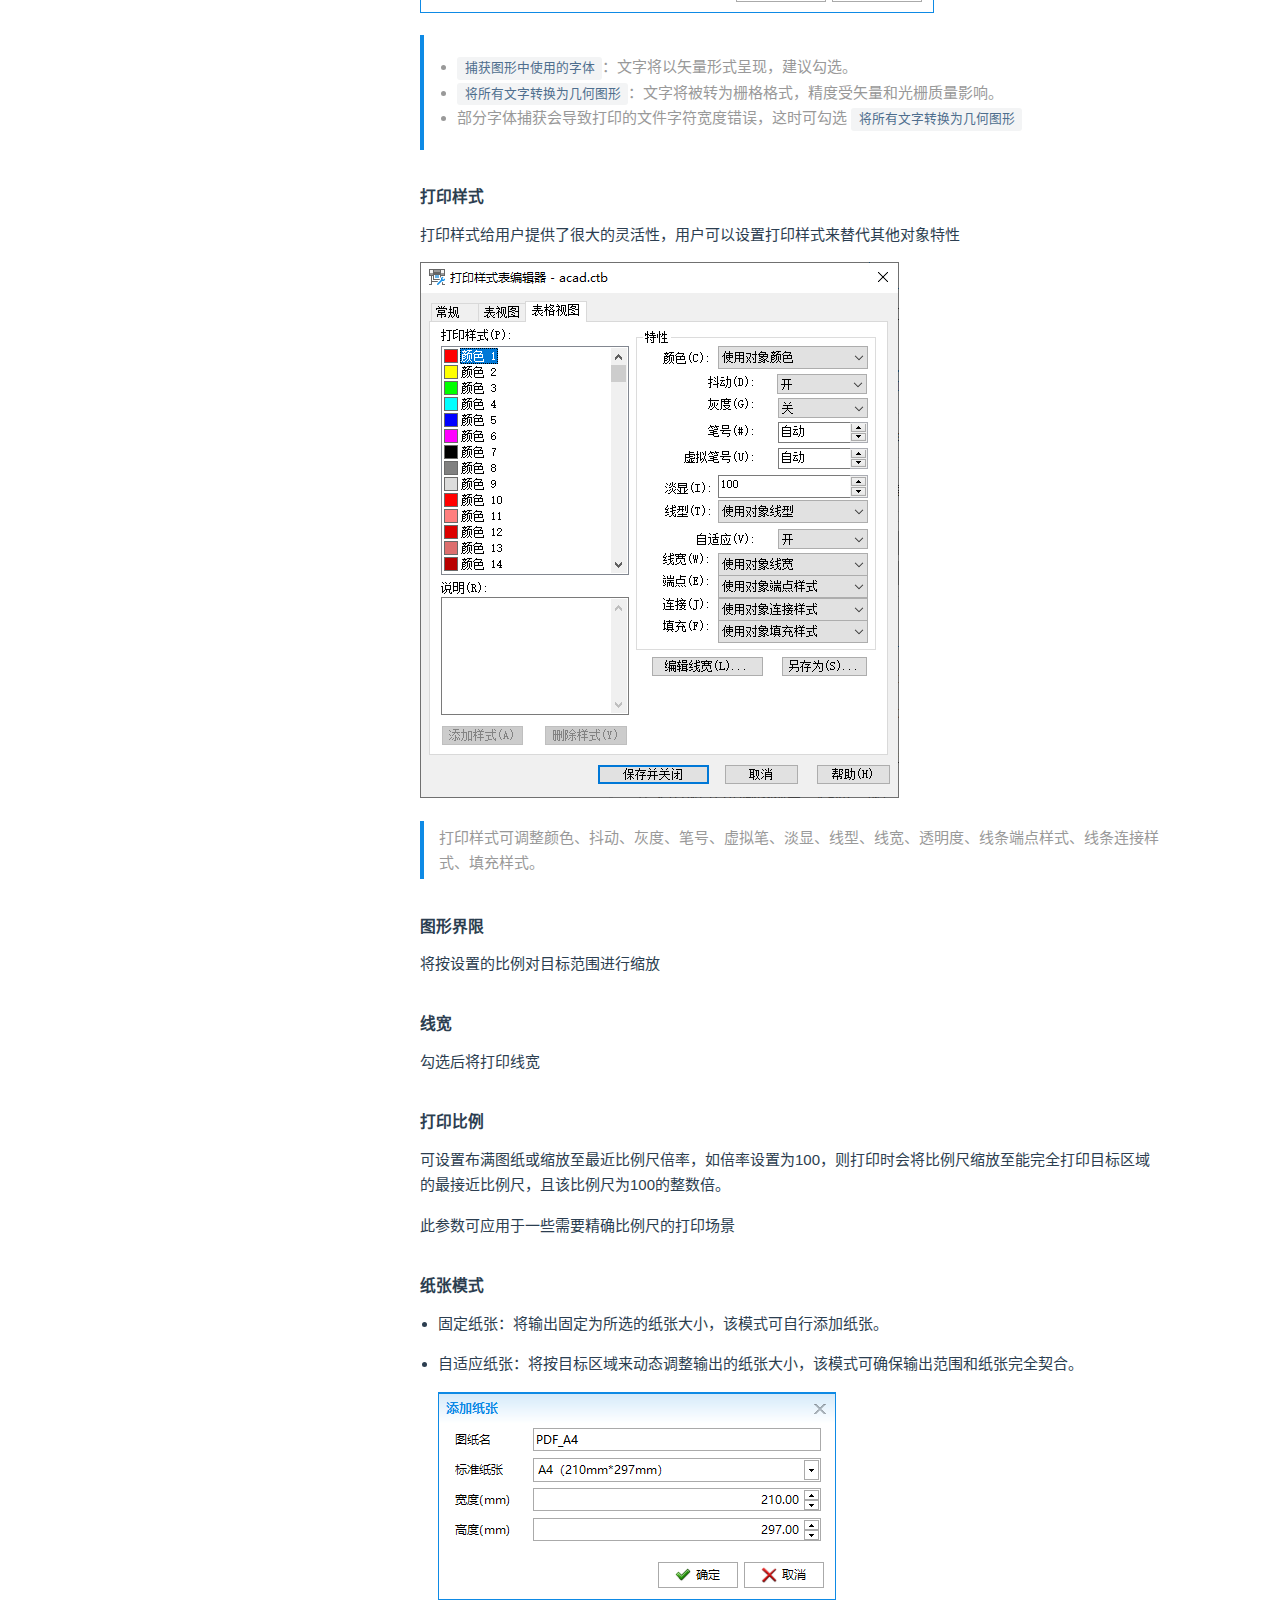
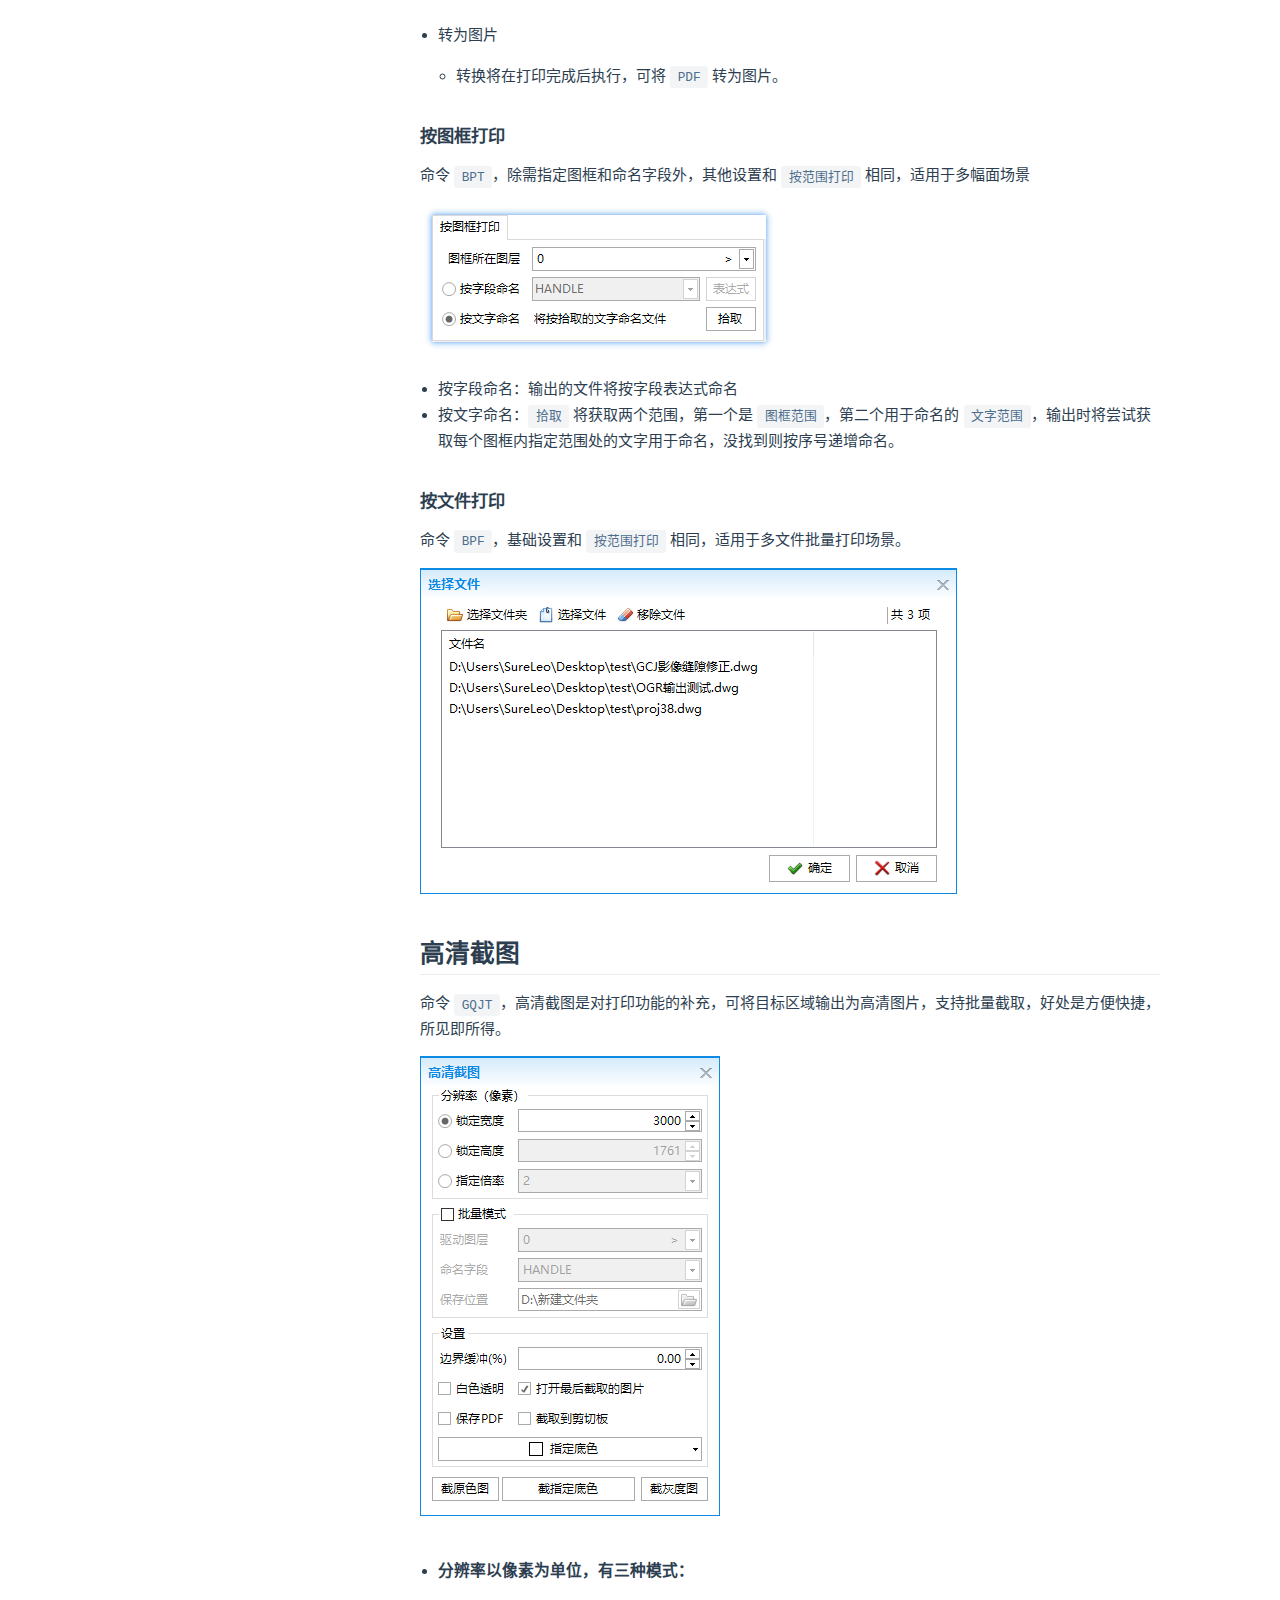
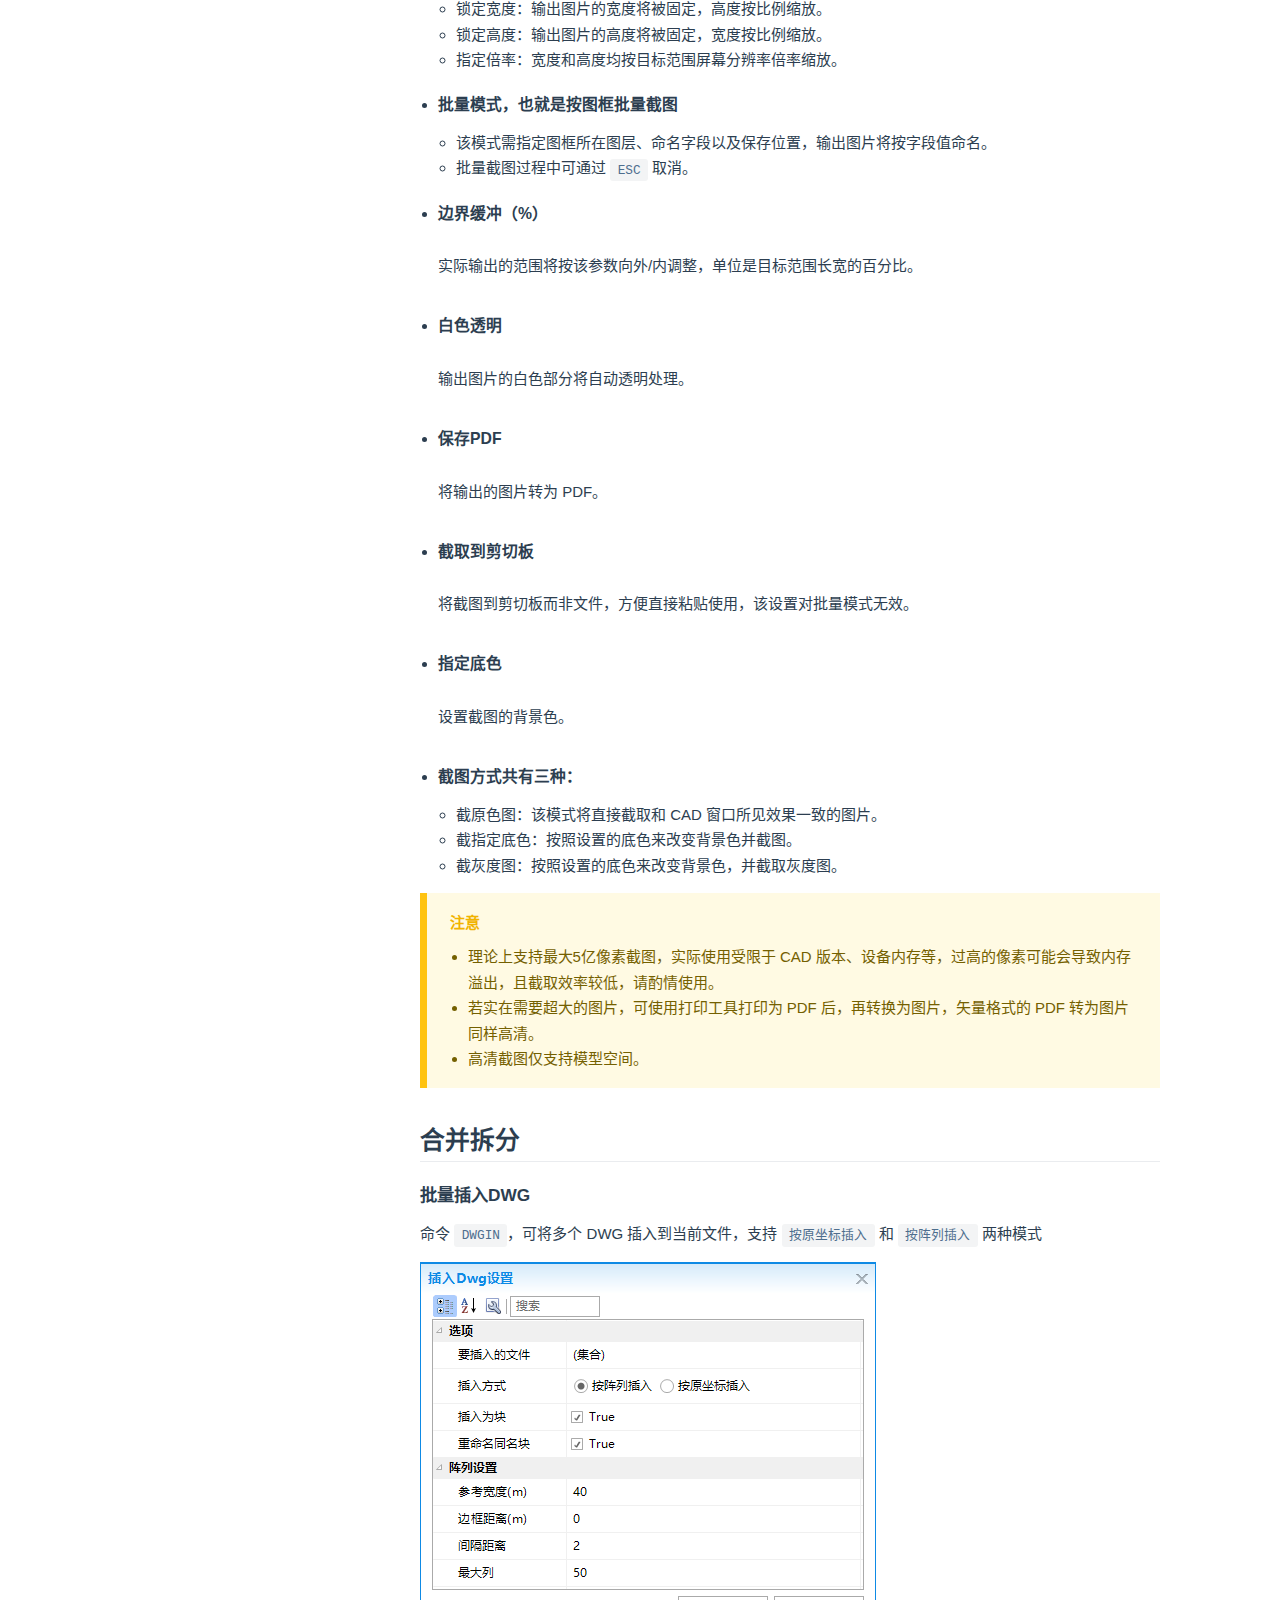
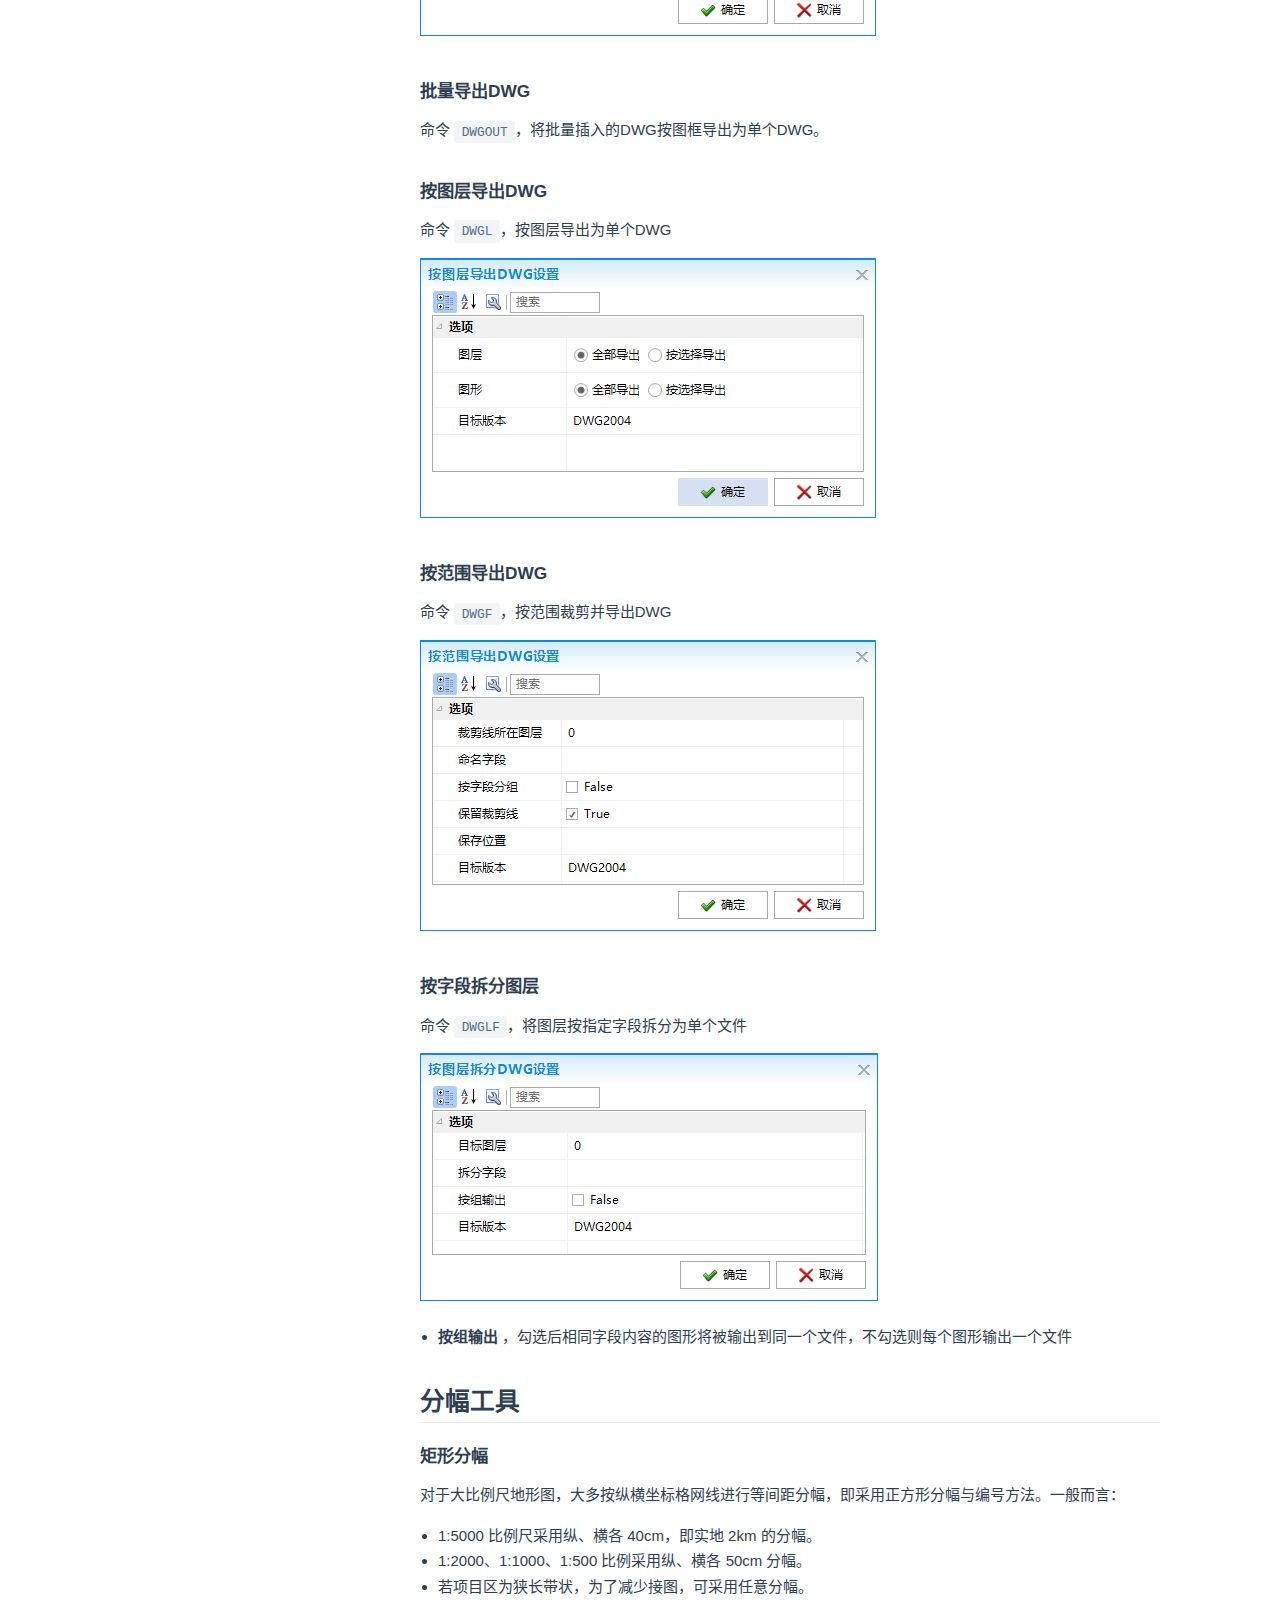
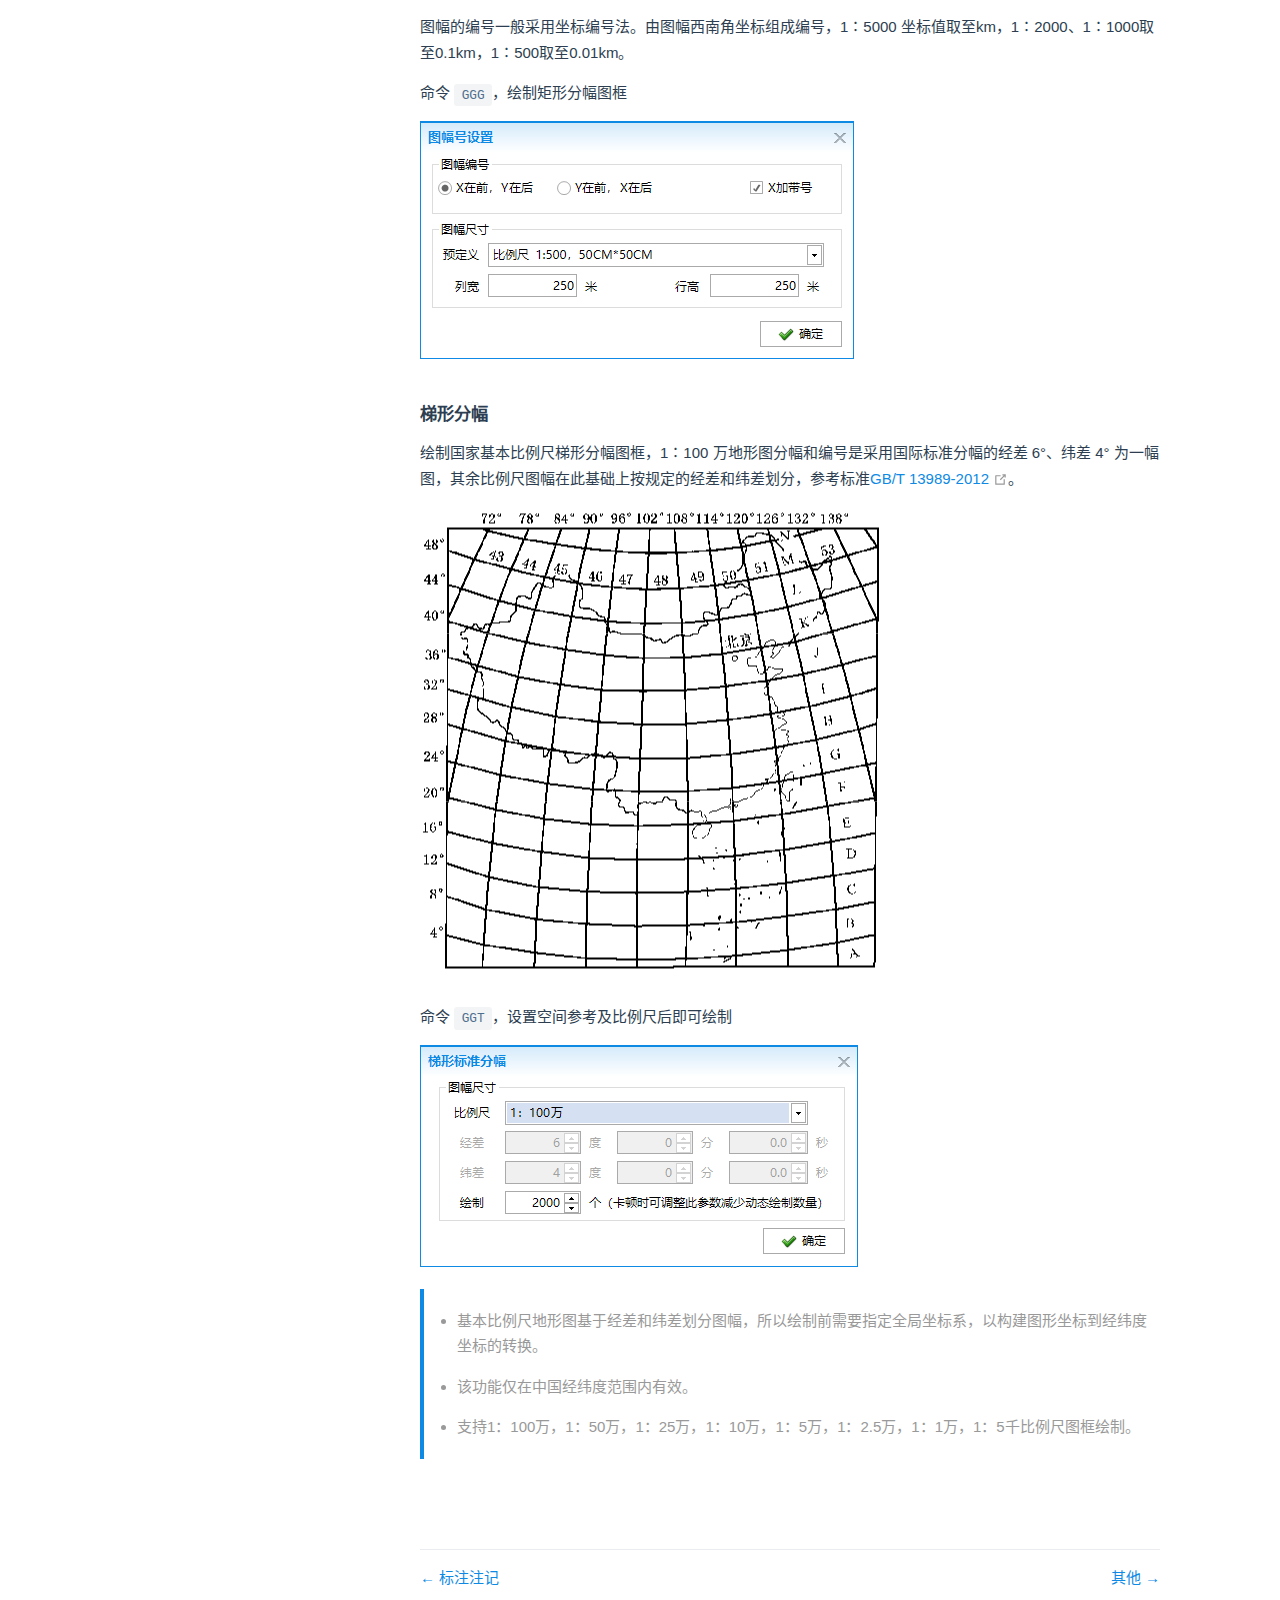
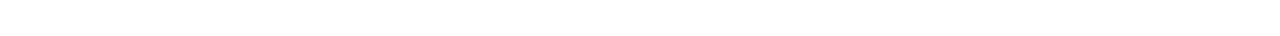
<file: guide/07genaral.html>
<!DOCTYPE html>
<html lang="zh-CN">
  <head>
    <meta charset="utf-8">
    <meta name="viewport" content="width=device-width,initial-scale=1">
    <meta name="generator" content="VuePress 2.0.0-beta.66">
    <style>
      :root {
        --c-bg: #fff;
      }
      html.dark {
        --c-bg: #22272e;
      }
      html, body {
        background-color: var(--c-bg);
      }
    </style>
    <script>
      const userMode = localStorage.getItem('vuepress-color-scheme');
			const systemDarkMode = window.matchMedia && window.matchMedia('(prefers-color-scheme: dark)').matches;
			if (userMode === 'dark' || (userMode !== 'light' && systemDarkMode)) {
				document.documentElement.classList.toggle('dark', true);
			}
    </script>
    <link rel="icon" href="/images/SpatialBox_Blue512.png"><title>通用工具 | SpatialBox</title><meta name="description" content="SpatialBox 站点">
    <link rel="preload" href="/assets/style-caf66d6e.css" as="style"><link rel="stylesheet" href="/assets/style-caf66d6e.css">
    <link rel="modulepreload" href="/assets/app-c80e1060.js"><link rel="prefetch" href="/assets/index.html-bfe0cf39.js" as="script"><link rel="prefetch" href="/assets/01data.html-61955d8d.js" as="script"><link rel="prefetch" href="/assets/02Xdata.html-6caaf5f4.js" as="script"><link rel="prefetch" href="/assets/03Spatial.html-f1142a07.js" as="script"><link rel="prefetch" href="/assets/04Raster.html-cd669383.js" as="script"><link rel="prefetch" href="/assets/05Editor.html-ac04d35b.js" as="script"><link rel="prefetch" href="/assets/06Lable.html-b2e95e61.js" as="script"><link rel="prefetch" href="/assets/07Genaral.html-db477477.js" as="script"><link rel="prefetch" href="/assets/08Others.html-074cb1cd.js" as="script"><link rel="prefetch" href="/assets/changelog.html-bbdc7a38.js" as="script"><link rel="prefetch" href="/assets/faq.html-3e23c862.js" as="script"><link rel="prefetch" href="/assets/index.html-f6ffc1e9.js" as="script"><link rel="prefetch" href="/assets/404.html-f9875e7b.js" as="script"><link rel="prefetch" href="/assets/index.html-de2405ad.js" as="script"><link rel="prefetch" href="/assets/01data.html-5c3c74d5.js" as="script"><link rel="prefetch" href="/assets/02Xdata.html-8e3cdddc.js" as="script"><link rel="prefetch" href="/assets/03Spatial.html-844b131a.js" as="script"><link rel="prefetch" href="/assets/04Raster.html-5404404f.js" as="script"><link rel="prefetch" href="/assets/05Editor.html-a14ab7dc.js" as="script"><link rel="prefetch" href="/assets/06Lable.html-e924ab30.js" as="script"><link rel="prefetch" href="/assets/07Genaral.html-c838f7e8.js" as="script"><link rel="prefetch" href="/assets/08Others.html-205118d9.js" as="script"><link rel="prefetch" href="/assets/changelog.html-41bee2a5.js" as="script"><link rel="prefetch" href="/assets/faq.html-8b32b93e.js" as="script"><link rel="prefetch" href="/assets/index.html-689842df.js" as="script"><link rel="prefetch" href="/assets/404.html-7650fa32.js" as="script">
  </head>
  <body>
    <div id="app"><!--[--><div class="theme-container"><!--[--><header class="navbar"><div class="toggle-sidebar-button" title="toggle sidebar" aria-expanded="false" role="button" tabindex="0"><div class="icon" aria-hidden="true"><span></span><span></span><span></span></div></div><span><a href="/" class=""><img class="logo" src="/images/SpatialBox_Blue512.png" alt="SpatialBox"><span class="site-name can-hide">SpatialBox</span></a></span><div class="navbar-items-wrapper" style=""><!--[--><!--]--><nav class="navbar-items can-hide"><!--[--><div class="navbar-item"><a href="/guide/" class="router-link-active" aria-label="指南"><!--[--><!--]--> 指南 <!--[--><!--]--></a></div><div class="navbar-item"><a href="/guide/changelog" class="" aria-label="日志"><!--[--><!--]--> 日志 <!--[--><!--]--></a></div><div class="navbar-item"><a class="external-link" href="http://spatialbox.ysepan.com/" rel="noopener noreferrer" target="_blank" aria-label="下载"><!--[--><!--]--> 下载 <span><svg class="external-link-icon" xmlns="http://www.w3.org/2000/svg" aria-hidden="true" focusable="false" x="0px" y="0px" viewBox="0 0 100 100" width="15" height="15"><path fill="currentColor" d="M18.8,85.1h56l0,0c2.2,0,4-1.8,4-4v-32h-8v28h-48v-48h28v-8h-32l0,0c-2.2,0-4,1.8-4,4v56C14.8,83.3,16.6,85.1,18.8,85.1z"></path><polygon fill="currentColor" points="45.7,48.7 51.3,54.3 77.2,28.5 77.2,37.2 85.2,37.2 85.2,14.9 62.8,14.9 62.8,22.9 71.5,22.9"></polygon></svg><span class="external-link-icon-sr-only">open in new window</span></span><!--[--><!--]--></a></div><!--]--></nav><!--[--><!--]--><button class="toggle-color-mode-button" title="toggle color mode"><svg style="" class="icon" focusable="false" viewBox="0 0 32 32"><path d="M16 12.005a4 4 0 1 1-4 4a4.005 4.005 0 0 1 4-4m0-2a6 6 0 1 0 6 6a6 6 0 0 0-6-6z" fill="currentColor"></path><path d="M5.394 6.813l1.414-1.415l3.506 3.506L8.9 10.318z" fill="currentColor"></path><path d="M2 15.005h5v2H2z" fill="currentColor"></path><path d="M5.394 25.197L8.9 21.691l1.414 1.415l-3.506 3.505z" fill="currentColor"></path><path d="M15 25.005h2v5h-2z" fill="currentColor"></path><path d="M21.687 23.106l1.414-1.415l3.506 3.506l-1.414 1.414z" fill="currentColor"></path><path d="M25 15.005h5v2h-5z" fill="currentColor"></path><path d="M21.687 8.904l3.506-3.506l1.414 1.415l-3.506 3.505z" fill="currentColor"></path><path d="M15 2.005h2v5h-2z" fill="currentColor"></path></svg><svg style="display:none;" class="icon" focusable="false" viewBox="0 0 32 32"><path d="M13.502 5.414a15.075 15.075 0 0 0 11.594 18.194a11.113 11.113 0 0 1-7.975 3.39c-.138 0-.278.005-.418 0a11.094 11.094 0 0 1-3.2-21.584M14.98 3a1.002 1.002 0 0 0-.175.016a13.096 13.096 0 0 0 1.825 25.981c.164.006.328 0 .49 0a13.072 13.072 0 0 0 10.703-5.555a1.01 1.01 0 0 0-.783-1.565A13.08 13.08 0 0 1 15.89 4.38A1.015 1.015 0 0 0 14.98 3z" fill="currentColor"></path></svg></button><form class="search-box" role="search"><input type="search" placeholder="键入 / 搜索" autocomplete="off" spellcheck="false" value><!----></form></div></header><!--]--><div class="sidebar-mask"></div><!--[--><aside class="sidebar"><nav class="navbar-items"><!--[--><div class="navbar-item"><a href="/guide/" class="router-link-active" aria-label="指南"><!--[--><!--]--> 指南 <!--[--><!--]--></a></div><div class="navbar-item"><a href="/guide/changelog" class="" aria-label="日志"><!--[--><!--]--> 日志 <!--[--><!--]--></a></div><div class="navbar-item"><a class="external-link" href="http://spatialbox.ysepan.com/" rel="noopener noreferrer" target="_blank" aria-label="下载"><!--[--><!--]--> 下载 <span><svg class="external-link-icon" xmlns="http://www.w3.org/2000/svg" aria-hidden="true" focusable="false" x="0px" y="0px" viewBox="0 0 100 100" width="15" height="15"><path fill="currentColor" d="M18.8,85.1h56l0,0c2.2,0,4-1.8,4-4v-32h-8v28h-48v-48h28v-8h-32l0,0c-2.2,0-4,1.8-4,4v56C14.8,83.3,16.6,85.1,18.8,85.1z"></path><polygon fill="currentColor" points="45.7,48.7 51.3,54.3 77.2,28.5 77.2,37.2 85.2,37.2 85.2,14.9 62.8,14.9 62.8,22.9 71.5,22.9"></polygon></svg><span class="external-link-icon-sr-only">open in new window</span></span><!--[--><!--]--></a></div><!--]--></nav><!--[--><!--]--><ul class="sidebar-items"><!--[--><li><p tabindex="0" class="sidebar-item sidebar-heading active">指南 <!----></p><ul style="" class="sidebar-item-children"><!--[--><li><a href="/guide/01data.html" class="sidebar-item" aria-label="数据交互"><!--[--><!--]--> 数据交互 <!--[--><!--]--></a><!----></li><li><a href="/guide/02xdata.html" class="sidebar-item" aria-label="属性管理"><!--[--><!--]--> 属性管理 <!--[--><!--]--></a><!----></li><li><a href="/guide/03spatial.html" class="sidebar-item" aria-label="空间分析"><!--[--><!--]--> 空间分析 <!--[--><!--]--></a><!----></li><li><a href="/guide/04raster.html" class="sidebar-item" aria-label="栅格工具"><!--[--><!--]--> 栅格工具 <!--[--><!--]--></a><!----></li><li><a href="/guide/05editor.html" class="sidebar-item" aria-label="编辑工具"><!--[--><!--]--> 编辑工具 <!--[--><!--]--></a><!----></li><li><a href="/guide/06lable.html" class="sidebar-item" aria-label="标注注记"><!--[--><!--]--> 标注注记 <!--[--><!--]--></a><!----></li><li><a aria-current="page" href="/guide/07genaral.html" class="router-link-active router-link-exact-active router-link-active sidebar-item active" aria-label="通用工具"><!--[--><!--]--> 通用工具 <!--[--><!--]--></a><ul style="" class="sidebar-item-children"><!--[--><li><a aria-current="page" href="/guide/07genaral.html#裁剪工具" class="router-link-active router-link-exact-active sidebar-item" aria-label="裁剪工具"><!--[--><!--]--> 裁剪工具 <!--[--><!--]--></a><!----></li><li><a aria-current="page" href="/guide/07genaral.html#打印pdf" class="router-link-active router-link-exact-active sidebar-item" aria-label="打印PDF"><!--[--><!--]--> 打印PDF <!--[--><!--]--></a><ul style="" class="sidebar-item-children"><!--[--><li><a aria-current="page" href="/guide/07genaral.html#按范围打印" class="router-link-active router-link-exact-active sidebar-item" aria-label="按范围打印"><!--[--><!--]--> 按范围打印 <!--[--><!--]--></a><!----></li><li><a aria-current="page" href="/guide/07genaral.html#按图框打印" class="router-link-active router-link-exact-active sidebar-item" aria-label="按图框打印"><!--[--><!--]--> 按图框打印 <!--[--><!--]--></a><!----></li><li><a aria-current="page" href="/guide/07genaral.html#按文件打印" class="router-link-active router-link-exact-active sidebar-item" aria-label="按文件打印"><!--[--><!--]--> 按文件打印 <!--[--><!--]--></a><!----></li><!--]--></ul></li><li><a aria-current="page" href="/guide/07genaral.html#高清截图" class="router-link-active router-link-exact-active sidebar-item" aria-label="高清截图"><!--[--><!--]--> 高清截图 <!--[--><!--]--></a><!----></li><li><a aria-current="page" href="/guide/07genaral.html#合并拆分" class="router-link-active router-link-exact-active sidebar-item" aria-label="合并拆分"><!--[--><!--]--> 合并拆分 <!--[--><!--]--></a><ul style="" class="sidebar-item-children"><!--[--><li><a aria-current="page" href="/guide/07genaral.html#批量插入dwg" class="router-link-active router-link-exact-active sidebar-item" aria-label="批量插入DWG"><!--[--><!--]--> 批量插入DWG <!--[--><!--]--></a><!----></li><li><a aria-current="page" href="/guide/07genaral.html#批量导出dwg" class="router-link-active router-link-exact-active sidebar-item" aria-label="批量导出DWG"><!--[--><!--]--> 批量导出DWG <!--[--><!--]--></a><!----></li><li><a aria-current="page" href="/guide/07genaral.html#按图层导出dwg" class="router-link-active router-link-exact-active sidebar-item" aria-label="按图层导出DWG"><!--[--><!--]--> 按图层导出DWG <!--[--><!--]--></a><!----></li><li><a aria-current="page" href="/guide/07genaral.html#按范围导出dwg" class="router-link-active router-link-exact-active sidebar-item" aria-label="按范围导出DWG"><!--[--><!--]--> 按范围导出DWG <!--[--><!--]--></a><!----></li><li><a aria-current="page" href="/guide/07genaral.html#按字段拆分图层" class="router-link-active router-link-exact-active sidebar-item" aria-label="按字段拆分图层"><!--[--><!--]--> 按字段拆分图层 <!--[--><!--]--></a><!----></li><!--]--></ul></li><li><a aria-current="page" href="/guide/07genaral.html#分幅工具" class="router-link-active router-link-exact-active sidebar-item" aria-label="分幅工具"><!--[--><!--]--> 分幅工具 <!--[--><!--]--></a><ul style="" class="sidebar-item-children"><!--[--><li><a aria-current="page" href="/guide/07genaral.html#矩形分幅" class="router-link-active router-link-exact-active sidebar-item" aria-label="矩形分幅"><!--[--><!--]--> 矩形分幅 <!--[--><!--]--></a><!----></li><li><a aria-current="page" href="/guide/07genaral.html#梯形分幅" class="router-link-active router-link-exact-active sidebar-item" aria-label="梯形分幅"><!--[--><!--]--> 梯形分幅 <!--[--><!--]--></a><!----></li><!--]--></ul></li><!--]--></ul></li><li><a href="/guide/08others.html" class="sidebar-item" aria-label="其他"><!--[--><!--]--> 其他 <!--[--><!--]--></a><!----></li><li><a href="/guide/faq.html" class="sidebar-item" aria-label="常见问题"><!--[--><!--]--> 常见问题 <!--[--><!--]--></a><!----></li><!--]--></ul></li><li><p tabindex="0" class="sidebar-item sidebar-heading">更多 <!----></p><ul style="" class="sidebar-item-children"><!--[--><li><a href="/guide/changelog.html" class="sidebar-item" aria-label="更新日志"><!--[--><!--]--> 更新日志 <!--[--><!--]--></a><!----></li><!--]--></ul></li><!--]--></ul><!--[--><!--]--></aside><!--]--><!--[--><main class="page"><!--[--><!--]--><div class="theme-default-content"><!--[--><!--]--><div><h1 id="通用工具" tabindex="-1"><a class="header-anchor" href="#通用工具" aria-hidden="true">#</a> 通用工具</h1><p>通用工具是系列工具的集合，诸如裁剪、打印输出、合并拆分等；</p><h2 id="裁剪工具" tabindex="-1"><a class="header-anchor" href="#裁剪工具" aria-hidden="true">#</a> 裁剪工具</h2><ul><li><p>保留指定区域</p><p>命令 <code>CEK</code>，裁剪并删除所选范围外所有要素，只保留范围内要素。</p></li><li><p>删除指定区域</p><p>命令 <code>CED</code>，裁剪并删除所选范围内所有要素。</p></li><li><p>指定区域存盘</p><p>命令 <code>CES</code>，按所选范围裁剪要素，并将其另存为单个文件。</p></li></ul><h2 id="打印pdf" tabindex="-1"><a class="header-anchor" href="#打印pdf" aria-hidden="true">#</a> 打印PDF</h2><p><code>打印PDF</code> 是对系统打印机的扩展，既可拾取范围快速打印，也可批量多图框多文件打印，操作界面如下。</p><p><img src="/assets/0按范围打印-59308479.png" alt="image"></p><h4 id="按范围打印" tabindex="-1"><a class="header-anchor" href="#按范围打印" aria-hidden="true">#</a> 按范围打印</h4><p>命令 <code>BPP</code>，按所拾取的范围打印，适用于单幅面场景</p><h5 id="打印机" tabindex="-1"><a class="header-anchor" href="#打印机" aria-hidden="true">#</a> 打印机</h5><p>默认使用 <code>DWG To PDF</code> 打印机，若需要图片，可在 <code>转为图片</code> 中进行设置。</p><h5 id="pdf选项" tabindex="-1"><a class="header-anchor" href="#pdf选项" aria-hidden="true">#</a> PDF选项</h5><p><img src="/assets/0PDF打印选项-5434bfe7.png" alt="image"></p><blockquote><ul><li><code>捕获图形中使用的字体</code>：文字将以矢量形式呈现，建议勾选。</li><li><code>将所有文字转换为几何图形</code>：文字将被转为栅格格式，精度受矢量和光栅质量影响。</li><li>部分字体捕获会导致打印的文件字符宽度错误，这时可勾选 <code>将所有文字转换为几何图形</code></li></ul></blockquote><h5 id="打印样式" tabindex="-1"><a class="header-anchor" href="#打印样式" aria-hidden="true">#</a> 打印样式</h5><p>打印样式给用户提供了很大的灵活性，用户可以设置打印样式来替代其他对象特性</p><p><img src="/assets/0打印样式编辑器-e2afdf12.png" alt="image"></p><blockquote><p>打印样式可调整颜色、抖动、灰度、笔号、虚拟笔、淡显、线型、线宽、透明度、线条端点样式、线条连接样式、填充样式。</p></blockquote><h5 id="图形界限" tabindex="-1"><a class="header-anchor" href="#图形界限" aria-hidden="true">#</a> 图形界限</h5><p>将按设置的比例对目标范围进行缩放</p><h5 id="线宽" tabindex="-1"><a class="header-anchor" href="#线宽" aria-hidden="true">#</a> 线宽</h5><p>勾选后将打印线宽</p><h5 id="打印比例" tabindex="-1"><a class="header-anchor" href="#打印比例" aria-hidden="true">#</a> 打印比例</h5><p>可设置布满图纸或缩放至最近比例尺倍率，如倍率设置为100，则打印时会将比例尺缩放至能完全打印目标区域的最接近比例尺，且该比例尺为100的整数倍。</p><p>此参数可应用于一些需要精确比例尺的打印场景</p><h5 id="纸张模式" tabindex="-1"><a class="header-anchor" href="#纸张模式" aria-hidden="true">#</a> 纸张模式</h5><ul><li><p>固定纸张：将输出固定为所选的纸张大小，该模式可自行添加纸张。</p></li><li><p>自适应纸张：将按目标区域来动态调整输出的纸张大小，该模式可确保输出范围和纸张完全契合。</p><p><img src="/assets/0PDF打印选项_添加纸张-762af3d9.png" alt="image-20230926105850313"></p></li><li><p>转为图片</p><ul><li>转换将在打印完成后执行，可将 <code>PDF</code> 转为图片。</li></ul></li></ul><h4 id="按图框打印" tabindex="-1"><a class="header-anchor" href="#按图框打印" aria-hidden="true">#</a> 按图框打印</h4><p>命令 <code>BPT</code>，除需指定图框和命名字段外，其他设置和 <code>按范围打印</code> 相同，适用于多幅面场景</p><p><img src="/assets/0PDF打印选项_按图框-360e3af6.png" alt="image"></p><ul><li>按字段命名：输出的文件将按字段表达式命名</li><li>按文字命名：<code>拾取</code> 将获取两个范围，第一个是 <code>图框范围</code>，第二个用于命名的 <code>文字范围</code>，输出时将尝试获取每个图框内指定范围处的文字用于命名，没找到则按序号递增命名。</li></ul><h4 id="按文件打印" tabindex="-1"><a class="header-anchor" href="#按文件打印" aria-hidden="true">#</a> 按文件打印</h4><p>命令 <code>BPF</code>，基础设置和 <code>按范围打印</code> 相同，适用于多文件批量打印场景。</p><p><img src="/assets/0按文件打印-03f13682.png" alt="image-20230808174543685"></p><h2 id="高清截图" tabindex="-1"><a class="header-anchor" href="#高清截图" aria-hidden="true">#</a> 高清截图</h2><p>命令 <code>GQJT</code>，高清截图是对打印功能的补充，可将目标区域输出为高清图片，支持批量截取，好处是方便快捷，所见即所得。</p><p><img src="/assets/0高清截图-9a3de4d1.png" alt="image"></p><ul><li><h5 id="分辨率以像素为单位-有三种模式" tabindex="-1"><a class="header-anchor" href="#分辨率以像素为单位-有三种模式" aria-hidden="true">#</a> 分辨率以像素为单位，有三种模式：</h5><ul><li>锁定宽度：输出图片的宽度将被固定，高度按比例缩放。</li><li>锁定高度：输出图片的高度将被固定，宽度按比例缩放。</li><li>指定倍率：宽度和高度均按目标范围屏幕分辨率倍率缩放。</li></ul></li><li><h5 id="批量模式-也就是按图框批量截图" tabindex="-1"><a class="header-anchor" href="#批量模式-也就是按图框批量截图" aria-hidden="true">#</a> 批量模式，也就是按图框批量截图</h5><ul><li>该模式需指定图框所在图层、命名字段以及保存位置，输出图片将按字段值命名。</li><li>批量截图过程中可通过 <code>ESC</code> 取消。</li></ul></li><li><h5 id="边界缓冲" tabindex="-1"><a class="header-anchor" href="#边界缓冲" aria-hidden="true">#</a> 边界缓冲（%）</h5><p>实际输出的范围将按该参数向外/内调整，单位是目标范围长宽的百分比。</p></li><li><h5 id="白色透明" tabindex="-1"><a class="header-anchor" href="#白色透明" aria-hidden="true">#</a> 白色透明</h5><p>输出图片的白色部分将自动透明处理。</p></li><li><h5 id="保存pdf" tabindex="-1"><a class="header-anchor" href="#保存pdf" aria-hidden="true">#</a> 保存PDF</h5><p>将输出的图片转为 PDF。</p></li><li><h5 id="截取到剪切板" tabindex="-1"><a class="header-anchor" href="#截取到剪切板" aria-hidden="true">#</a> 截取到剪切板</h5><p>将截图到剪切板而非文件，方便直接粘贴使用，该设置对批量模式无效。</p></li><li><h5 id="指定底色" tabindex="-1"><a class="header-anchor" href="#指定底色" aria-hidden="true">#</a> 指定底色</h5><p>设置截图的背景色。</p></li><li><h5 id="截图方式共有三种" tabindex="-1"><a class="header-anchor" href="#截图方式共有三种" aria-hidden="true">#</a> 截图方式共有三种：</h5><ul><li>截原色图：该模式将直接截取和 CAD 窗口所见效果一致的图片。</li><li>截指定底色：按照设置的底色来改变背景色并截图。</li><li>截灰度图：按照设置的底色来改变背景色，并截取灰度图。</li></ul></li></ul><div class="custom-container warning"><p class="custom-container-title">注意</p><ul><li>理论上支持最大5亿像素截图，实际使用受限于 CAD 版本、设备内存等，过高的像素可能会导致内存溢出，且截取效率较低，请酌情使用。</li><li>若实在需要超大的图片，可使用打印工具打印为 PDF 后，再转换为图片，矢量格式的 PDF 转为图片同样高清。</li><li>高清截图仅支持模型空间。</li></ul></div><h2 id="合并拆分" tabindex="-1"><a class="header-anchor" href="#合并拆分" aria-hidden="true">#</a> 合并拆分</h2><h4 id="批量插入dwg" tabindex="-1"><a class="header-anchor" href="#批量插入dwg" aria-hidden="true">#</a> 批量插入DWG</h4><p>命令 <code>DWGIN</code>，可将多个 DWG 插入到当前文件，支持 <code>按原坐标插入</code> 和 <code>按阵列插入</code> 两种模式</p><p><img src="/assets/0插入DWG-08d87044.png" alt="image"></p><h4 id="批量导出dwg" tabindex="-1"><a class="header-anchor" href="#批量导出dwg" aria-hidden="true">#</a> 批量导出DWG</h4><p>命令 <code>DWGOUT</code>，将批量插入的DWG按图框导出为单个DWG。</p><h4 id="按图层导出dwg" tabindex="-1"><a class="header-anchor" href="#按图层导出dwg" aria-hidden="true">#</a> 按图层导出DWG</h4><p>命令 <code>DWGL</code>，按图层导出为单个DWG</p><p><img src="/assets/0按图层导出DWG-c2734902.png" alt="image-20230809101213147"></p><h4 id="按范围导出dwg" tabindex="-1"><a class="header-anchor" href="#按范围导出dwg" aria-hidden="true">#</a> 按范围导出DWG</h4><p>命令 <code>DWGF</code>，按范围裁剪并导出DWG</p><p><img src="/assets/0按范围导出DWG-6e4823bf.png" alt="image-20230809101347123"></p><h4 id="按字段拆分图层" tabindex="-1"><a class="header-anchor" href="#按字段拆分图层" aria-hidden="true">#</a> 按字段拆分图层</h4><p>命令 <code>DWGLF</code>，将图层按指定字段拆分为单个文件</p><p><img src="/assets/0按字段拆分图层-16f5f1e6.png" alt="image-20230809101621004"></p><ul><li><strong>按组输出</strong> ，勾选后相同字段内容的图形将被输出到同一个文件，不勾选则每个图形输出一个文件</li></ul><h2 id="分幅工具" tabindex="-1"><a class="header-anchor" href="#分幅工具" aria-hidden="true">#</a> 分幅工具</h2><h4 id="矩形分幅" tabindex="-1"><a class="header-anchor" href="#矩形分幅" aria-hidden="true">#</a> 矩形分幅</h4><p>对于大比例尺地形图，大多按纵横坐标格网线进行等间距分幅，即采用正方形分幅与编号方法。一般而言：</p><ul><li>1:5000 比例尺采用纵、横各 40cm，即实地 2km 的分幅。</li><li>1:2000、1:1000、1:500 比例采用纵、横各 50cm 分幅。</li><li>若项目区为狭长带状，为了减少接图，可采用任意分幅。</li></ul><p>图幅的编号一般采用坐标编号法。由图幅西南角坐标组成编号，1∶5000 坐标值取至km，1∶2000、1∶1000取至0.1km，1∶500取至0.01km。</p><p>命令 <code>GGG</code>，绘制矩形分幅图框</p><p><img src="/assets/0矩形分幅-19559af8.png" alt="image-20230809101911581"></p><h4 id="梯形分幅" tabindex="-1"><a class="header-anchor" href="#梯形分幅" aria-hidden="true">#</a> 梯形分幅</h4><p>绘制国家基本比例尺梯形分幅图框，1∶100 万地形图分幅和编号是采用国际标准分幅的经差 6°、纬差 4° 为一幅图，其余比例尺图幅在此基础上按规定的经差和纬差划分，参考标准<a href="http://c.gb688.cn/bzgk/gb/showGb?type=online&amp;hcno=30799A9AF9BFA98E77D21ABC5F0984E2" target="_blank" rel="noopener noreferrer">GB/T 13989-2012 <span><svg class="external-link-icon" xmlns="http://www.w3.org/2000/svg" aria-hidden="true" focusable="false" x="0px" y="0px" viewBox="0 0 100 100" width="15" height="15"><path fill="currentColor" d="M18.8,85.1h56l0,0c2.2,0,4-1.8,4-4v-32h-8v28h-48v-48h28v-8h-32l0,0c-2.2,0-4,1.8-4,4v56C14.8,83.3,16.6,85.1,18.8,85.1z"></path><polygon fill="currentColor" points="45.7,48.7 51.3,54.3 77.2,28.5 77.2,37.2 85.2,37.2 85.2,14.9 62.8,14.9 62.8,22.9 71.5,22.9"></polygon></svg><span class="external-link-icon-sr-only">open in new window</span></span></a>。</p><p><img src="/assets/0一百万地形图分幅和编号-12022ce4.png" alt="image-20230901150036801"></p><p>命令 <code>GGT</code>，设置空间参考及比例尺后即可绘制</p><p><img src="/assets/0梯形分幅-3ea8cb96.png" alt="image-20230901122632753"></p><blockquote><ul><li><p>基本比例尺地形图基于经差和纬差划分图幅，所以绘制前需要指定全局坐标系，以构建图形坐标到经纬度坐标的转换。</p></li><li><p>该功能仅在中国经纬度范围内有效。</p></li><li><p>支持1：100万，1：50万，1：25万，1：10万，1：5万，1：2.5万，1：1万，1：5千比例尺图框绘制。</p></li></ul></blockquote></div><!--[--><!--]--></div><footer class="page-meta"><!----><!----><!----></footer><nav class="page-nav"><p class="inner"><span class="prev"><a href="/guide/06lable.html" class="" aria-label="标注注记"><!--[--><!--]--> 标注注记 <!--[--><!--]--></a></span><span class="next"><a href="/guide/08others.html" class="" aria-label="其他"><!--[--><!--]--> 其他 <!--[--><!--]--></a></span></p></nav><!--[--><!--]--></main><!--]--></div><!----><!--]--></div>
    <script type="module" src="/assets/app-c80e1060.js" defer></script>
  </body>
</html>
</file>
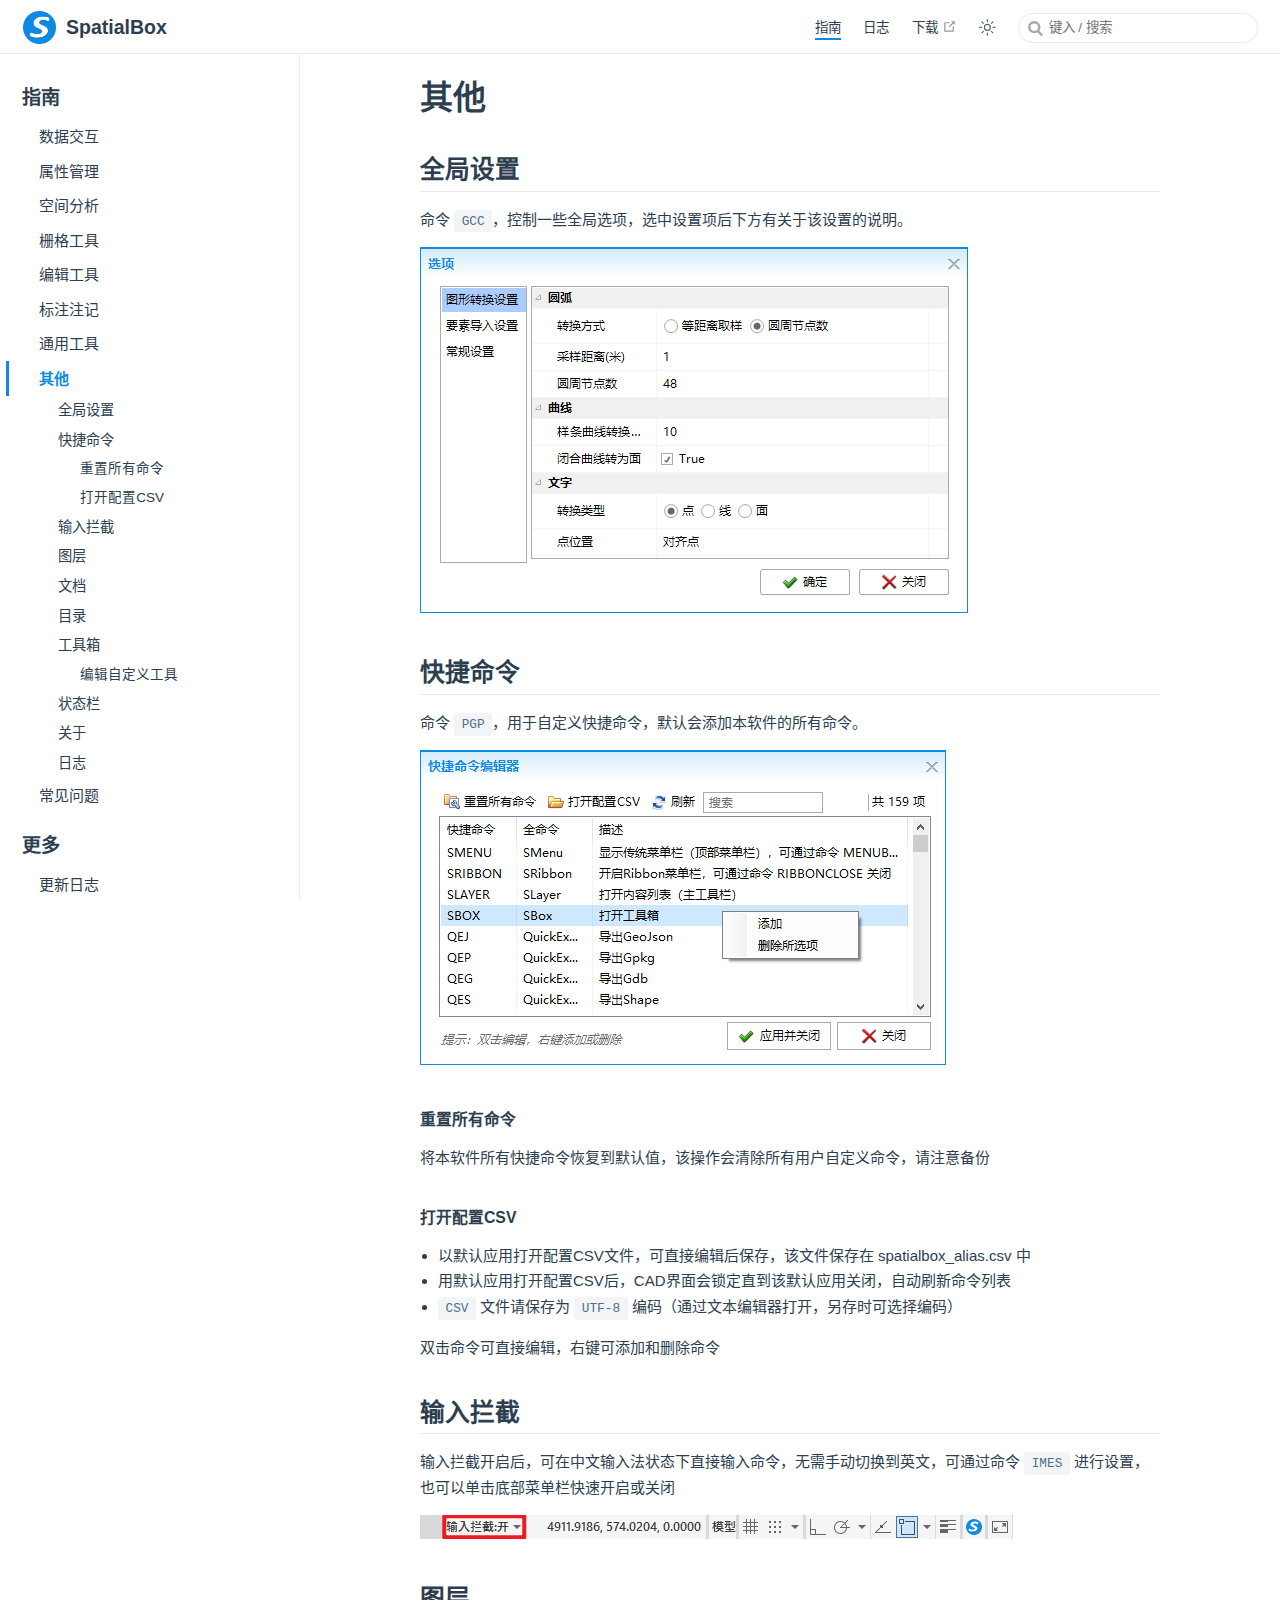
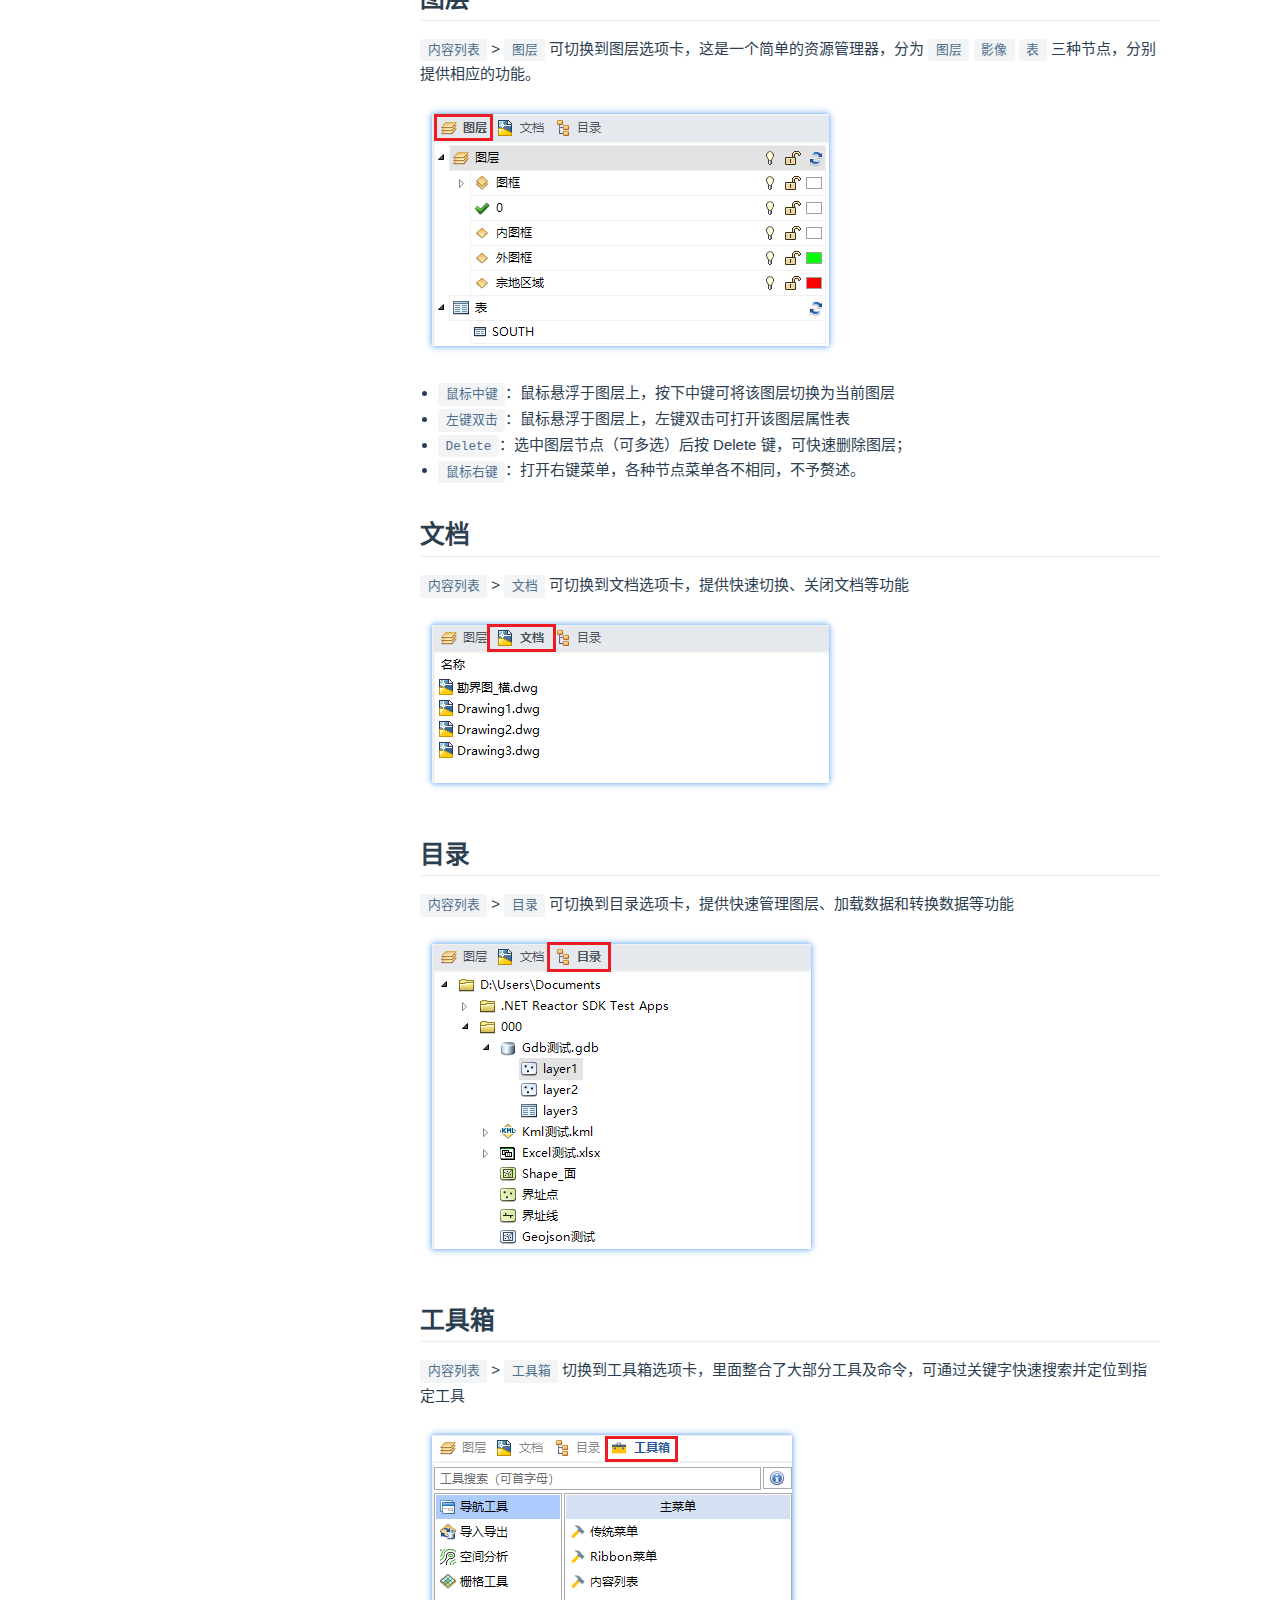
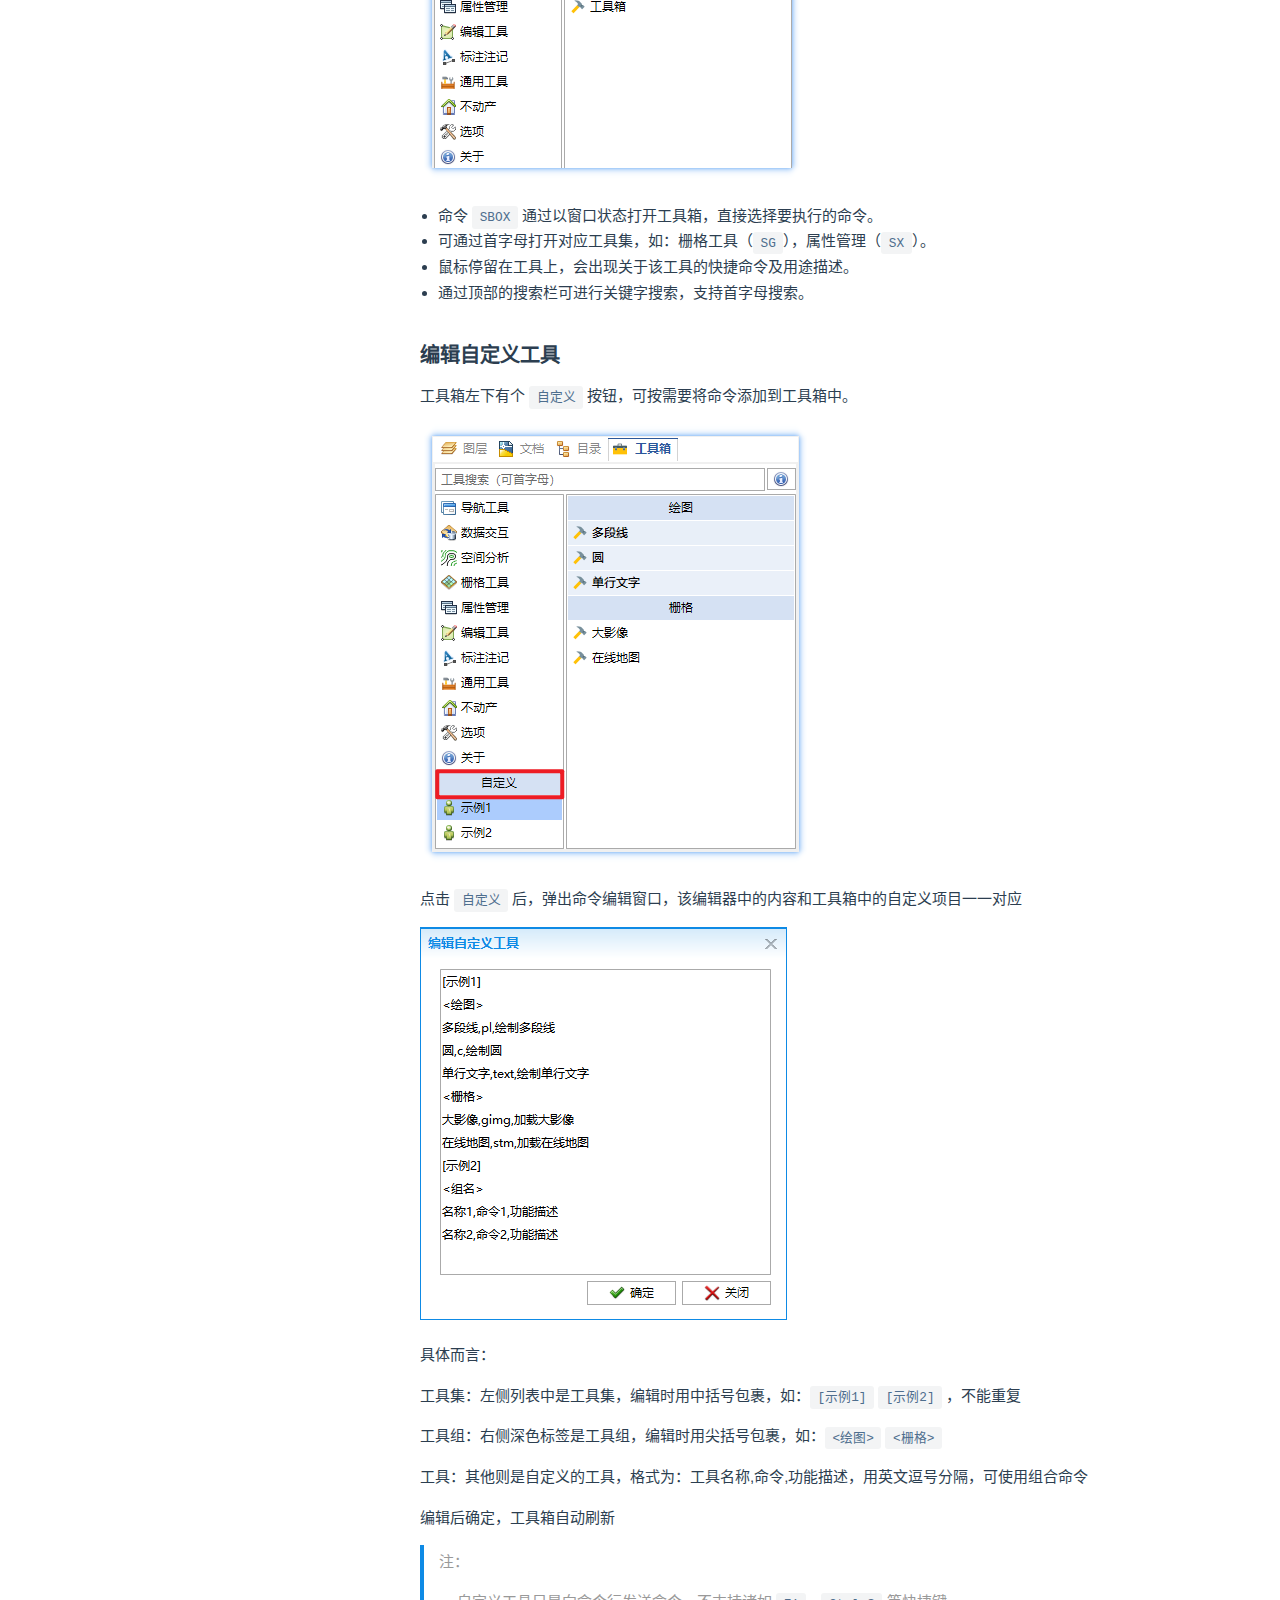
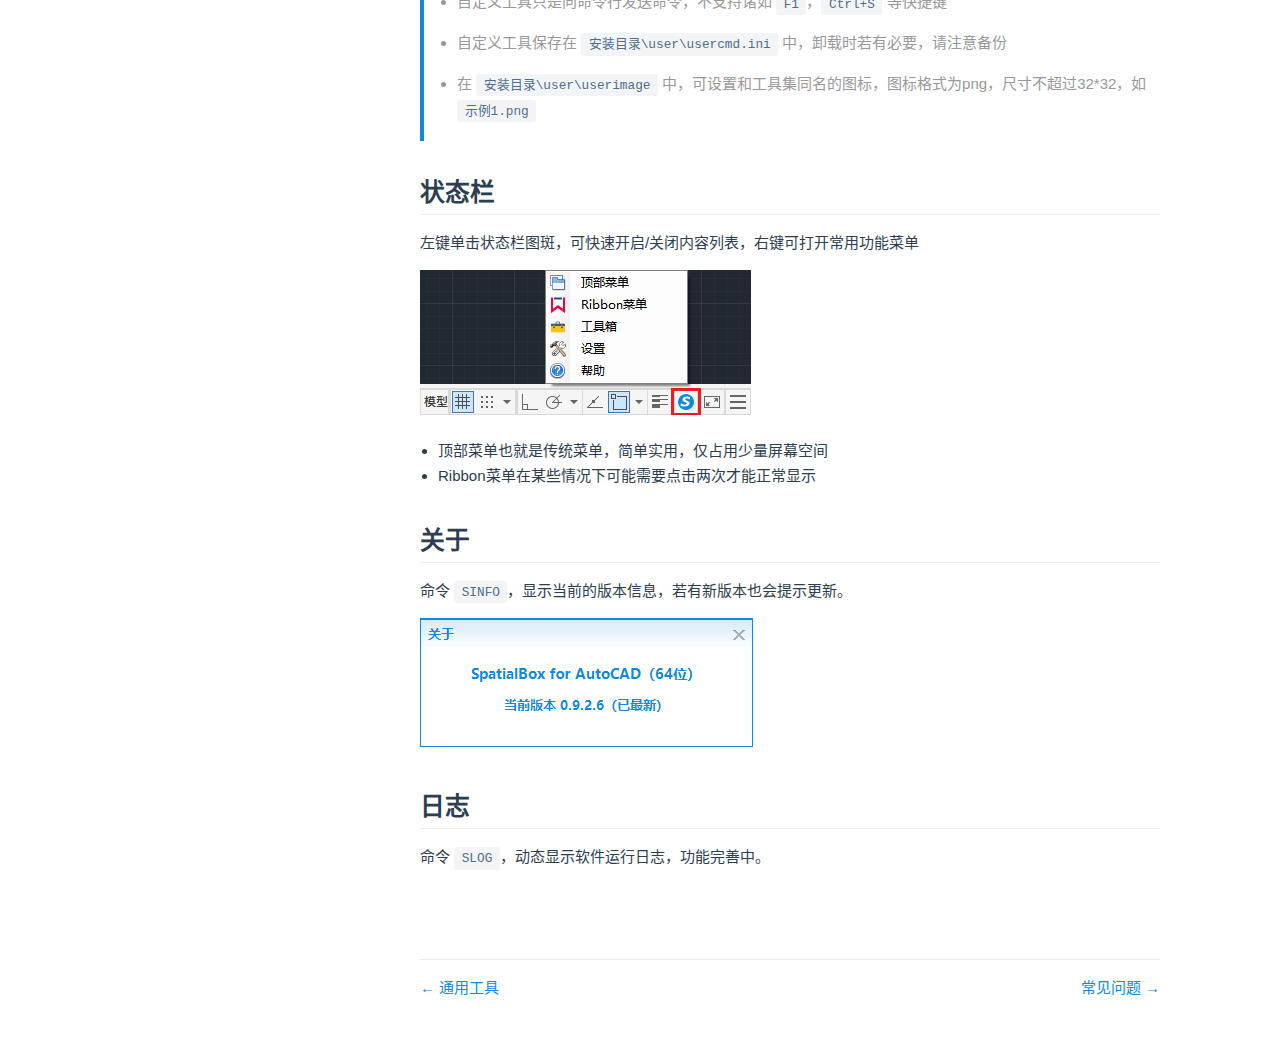
<file: guide/08others.html>
<!DOCTYPE html>
<html lang="zh-CN">
  <head>
    <meta charset="utf-8">
    <meta name="viewport" content="width=device-width,initial-scale=1">
    <meta name="generator" content="VuePress 2.0.0-beta.66">
    <style>
      :root {
        --c-bg: #fff;
      }
      html.dark {
        --c-bg: #22272e;
      }
      html, body {
        background-color: var(--c-bg);
      }
    </style>
    <script>
      const userMode = localStorage.getItem('vuepress-color-scheme');
			const systemDarkMode = window.matchMedia && window.matchMedia('(prefers-color-scheme: dark)').matches;
			if (userMode === 'dark' || (userMode !== 'light' && systemDarkMode)) {
				document.documentElement.classList.toggle('dark', true);
			}
    </script>
    <link rel="icon" href="/images/SpatialBox_Blue512.png"><title>其他 | SpatialBox</title><meta name="description" content="SpatialBox 站点">
    <link rel="preload" href="/assets/style-caf66d6e.css" as="style"><link rel="stylesheet" href="/assets/style-caf66d6e.css">
    <link rel="modulepreload" href="/assets/app-c80e1060.js"><link rel="prefetch" href="/assets/index.html-bfe0cf39.js" as="script"><link rel="prefetch" href="/assets/01data.html-61955d8d.js" as="script"><link rel="prefetch" href="/assets/02Xdata.html-6caaf5f4.js" as="script"><link rel="prefetch" href="/assets/03Spatial.html-f1142a07.js" as="script"><link rel="prefetch" href="/assets/04Raster.html-cd669383.js" as="script"><link rel="prefetch" href="/assets/05Editor.html-ac04d35b.js" as="script"><link rel="prefetch" href="/assets/06Lable.html-b2e95e61.js" as="script"><link rel="prefetch" href="/assets/07Genaral.html-db477477.js" as="script"><link rel="prefetch" href="/assets/08Others.html-074cb1cd.js" as="script"><link rel="prefetch" href="/assets/changelog.html-bbdc7a38.js" as="script"><link rel="prefetch" href="/assets/faq.html-3e23c862.js" as="script"><link rel="prefetch" href="/assets/index.html-f6ffc1e9.js" as="script"><link rel="prefetch" href="/assets/404.html-f9875e7b.js" as="script"><link rel="prefetch" href="/assets/index.html-de2405ad.js" as="script"><link rel="prefetch" href="/assets/01data.html-5c3c74d5.js" as="script"><link rel="prefetch" href="/assets/02Xdata.html-8e3cdddc.js" as="script"><link rel="prefetch" href="/assets/03Spatial.html-844b131a.js" as="script"><link rel="prefetch" href="/assets/04Raster.html-5404404f.js" as="script"><link rel="prefetch" href="/assets/05Editor.html-a14ab7dc.js" as="script"><link rel="prefetch" href="/assets/06Lable.html-e924ab30.js" as="script"><link rel="prefetch" href="/assets/07Genaral.html-c838f7e8.js" as="script"><link rel="prefetch" href="/assets/08Others.html-205118d9.js" as="script"><link rel="prefetch" href="/assets/changelog.html-41bee2a5.js" as="script"><link rel="prefetch" href="/assets/faq.html-8b32b93e.js" as="script"><link rel="prefetch" href="/assets/index.html-689842df.js" as="script"><link rel="prefetch" href="/assets/404.html-7650fa32.js" as="script">
  </head>
  <body>
    <div id="app"><!--[--><div class="theme-container"><!--[--><header class="navbar"><div class="toggle-sidebar-button" title="toggle sidebar" aria-expanded="false" role="button" tabindex="0"><div class="icon" aria-hidden="true"><span></span><span></span><span></span></div></div><span><a href="/" class=""><img class="logo" src="/images/SpatialBox_Blue512.png" alt="SpatialBox"><span class="site-name can-hide">SpatialBox</span></a></span><div class="navbar-items-wrapper" style=""><!--[--><!--]--><nav class="navbar-items can-hide"><!--[--><div class="navbar-item"><a href="/guide/" class="router-link-active" aria-label="指南"><!--[--><!--]--> 指南 <!--[--><!--]--></a></div><div class="navbar-item"><a href="/guide/changelog" class="" aria-label="日志"><!--[--><!--]--> 日志 <!--[--><!--]--></a></div><div class="navbar-item"><a class="external-link" href="http://spatialbox.ysepan.com/" rel="noopener noreferrer" target="_blank" aria-label="下载"><!--[--><!--]--> 下载 <span><svg class="external-link-icon" xmlns="http://www.w3.org/2000/svg" aria-hidden="true" focusable="false" x="0px" y="0px" viewBox="0 0 100 100" width="15" height="15"><path fill="currentColor" d="M18.8,85.1h56l0,0c2.2,0,4-1.8,4-4v-32h-8v28h-48v-48h28v-8h-32l0,0c-2.2,0-4,1.8-4,4v56C14.8,83.3,16.6,85.1,18.8,85.1z"></path><polygon fill="currentColor" points="45.7,48.7 51.3,54.3 77.2,28.5 77.2,37.2 85.2,37.2 85.2,14.9 62.8,14.9 62.8,22.9 71.5,22.9"></polygon></svg><span class="external-link-icon-sr-only">open in new window</span></span><!--[--><!--]--></a></div><!--]--></nav><!--[--><!--]--><button class="toggle-color-mode-button" title="toggle color mode"><svg style="" class="icon" focusable="false" viewBox="0 0 32 32"><path d="M16 12.005a4 4 0 1 1-4 4a4.005 4.005 0 0 1 4-4m0-2a6 6 0 1 0 6 6a6 6 0 0 0-6-6z" fill="currentColor"></path><path d="M5.394 6.813l1.414-1.415l3.506 3.506L8.9 10.318z" fill="currentColor"></path><path d="M2 15.005h5v2H2z" fill="currentColor"></path><path d="M5.394 25.197L8.9 21.691l1.414 1.415l-3.506 3.505z" fill="currentColor"></path><path d="M15 25.005h2v5h-2z" fill="currentColor"></path><path d="M21.687 23.106l1.414-1.415l3.506 3.506l-1.414 1.414z" fill="currentColor"></path><path d="M25 15.005h5v2h-5z" fill="currentColor"></path><path d="M21.687 8.904l3.506-3.506l1.414 1.415l-3.506 3.505z" fill="currentColor"></path><path d="M15 2.005h2v5h-2z" fill="currentColor"></path></svg><svg style="display:none;" class="icon" focusable="false" viewBox="0 0 32 32"><path d="M13.502 5.414a15.075 15.075 0 0 0 11.594 18.194a11.113 11.113 0 0 1-7.975 3.39c-.138 0-.278.005-.418 0a11.094 11.094 0 0 1-3.2-21.584M14.98 3a1.002 1.002 0 0 0-.175.016a13.096 13.096 0 0 0 1.825 25.981c.164.006.328 0 .49 0a13.072 13.072 0 0 0 10.703-5.555a1.01 1.01 0 0 0-.783-1.565A13.08 13.08 0 0 1 15.89 4.38A1.015 1.015 0 0 0 14.98 3z" fill="currentColor"></path></svg></button><form class="search-box" role="search"><input type="search" placeholder="键入 / 搜索" autocomplete="off" spellcheck="false" value><!----></form></div></header><!--]--><div class="sidebar-mask"></div><!--[--><aside class="sidebar"><nav class="navbar-items"><!--[--><div class="navbar-item"><a href="/guide/" class="router-link-active" aria-label="指南"><!--[--><!--]--> 指南 <!--[--><!--]--></a></div><div class="navbar-item"><a href="/guide/changelog" class="" aria-label="日志"><!--[--><!--]--> 日志 <!--[--><!--]--></a></div><div class="navbar-item"><a class="external-link" href="http://spatialbox.ysepan.com/" rel="noopener noreferrer" target="_blank" aria-label="下载"><!--[--><!--]--> 下载 <span><svg class="external-link-icon" xmlns="http://www.w3.org/2000/svg" aria-hidden="true" focusable="false" x="0px" y="0px" viewBox="0 0 100 100" width="15" height="15"><path fill="currentColor" d="M18.8,85.1h56l0,0c2.2,0,4-1.8,4-4v-32h-8v28h-48v-48h28v-8h-32l0,0c-2.2,0-4,1.8-4,4v56C14.8,83.3,16.6,85.1,18.8,85.1z"></path><polygon fill="currentColor" points="45.7,48.7 51.3,54.3 77.2,28.5 77.2,37.2 85.2,37.2 85.2,14.9 62.8,14.9 62.8,22.9 71.5,22.9"></polygon></svg><span class="external-link-icon-sr-only">open in new window</span></span><!--[--><!--]--></a></div><!--]--></nav><!--[--><!--]--><ul class="sidebar-items"><!--[--><li><p tabindex="0" class="sidebar-item sidebar-heading active">指南 <!----></p><ul style="" class="sidebar-item-children"><!--[--><li><a href="/guide/01data.html" class="sidebar-item" aria-label="数据交互"><!--[--><!--]--> 数据交互 <!--[--><!--]--></a><!----></li><li><a href="/guide/02xdata.html" class="sidebar-item" aria-label="属性管理"><!--[--><!--]--> 属性管理 <!--[--><!--]--></a><!----></li><li><a href="/guide/03spatial.html" class="sidebar-item" aria-label="空间分析"><!--[--><!--]--> 空间分析 <!--[--><!--]--></a><!----></li><li><a href="/guide/04raster.html" class="sidebar-item" aria-label="栅格工具"><!--[--><!--]--> 栅格工具 <!--[--><!--]--></a><!----></li><li><a href="/guide/05editor.html" class="sidebar-item" aria-label="编辑工具"><!--[--><!--]--> 编辑工具 <!--[--><!--]--></a><!----></li><li><a href="/guide/06lable.html" class="sidebar-item" aria-label="标注注记"><!--[--><!--]--> 标注注记 <!--[--><!--]--></a><!----></li><li><a href="/guide/07genaral.html" class="sidebar-item" aria-label="通用工具"><!--[--><!--]--> 通用工具 <!--[--><!--]--></a><!----></li><li><a aria-current="page" href="/guide/08others.html" class="router-link-active router-link-exact-active router-link-active sidebar-item active" aria-label="其他"><!--[--><!--]--> 其他 <!--[--><!--]--></a><ul style="" class="sidebar-item-children"><!--[--><li><a aria-current="page" href="/guide/08others.html#全局设置" class="router-link-active router-link-exact-active sidebar-item" aria-label="全局设置"><!--[--><!--]--> 全局设置 <!--[--><!--]--></a><!----></li><li><a aria-current="page" href="/guide/08others.html#快捷命令" class="router-link-active router-link-exact-active sidebar-item" aria-label="快捷命令"><!--[--><!--]--> 快捷命令 <!--[--><!--]--></a><ul style="" class="sidebar-item-children"><!--[--><li><a aria-current="page" href="/guide/08others.html#重置所有命令" class="router-link-active router-link-exact-active sidebar-item" aria-label="重置所有命令"><!--[--><!--]--> 重置所有命令 <!--[--><!--]--></a><!----></li><li><a aria-current="page" href="/guide/08others.html#打开配置csv" class="router-link-active router-link-exact-active sidebar-item" aria-label="打开配置CSV"><!--[--><!--]--> 打开配置CSV <!--[--><!--]--></a><!----></li><!--]--></ul></li><li><a aria-current="page" href="/guide/08others.html#输入拦截" class="router-link-active router-link-exact-active sidebar-item" aria-label="输入拦截"><!--[--><!--]--> 输入拦截 <!--[--><!--]--></a><!----></li><li><a aria-current="page" href="/guide/08others.html#图层" class="router-link-active router-link-exact-active sidebar-item" aria-label="图层"><!--[--><!--]--> 图层 <!--[--><!--]--></a><!----></li><li><a aria-current="page" href="/guide/08others.html#文档" class="router-link-active router-link-exact-active sidebar-item" aria-label="文档"><!--[--><!--]--> 文档 <!--[--><!--]--></a><!----></li><li><a aria-current="page" href="/guide/08others.html#目录" class="router-link-active router-link-exact-active sidebar-item" aria-label="目录"><!--[--><!--]--> 目录 <!--[--><!--]--></a><!----></li><li><a aria-current="page" href="/guide/08others.html#工具箱" class="router-link-active router-link-exact-active sidebar-item" aria-label="工具箱"><!--[--><!--]--> 工具箱 <!--[--><!--]--></a><ul style="" class="sidebar-item-children"><!--[--><li><a aria-current="page" href="/guide/08others.html#编辑自定义工具" class="router-link-active router-link-exact-active sidebar-item" aria-label="编辑自定义工具"><!--[--><!--]--> 编辑自定义工具 <!--[--><!--]--></a><!----></li><!--]--></ul></li><li><a aria-current="page" href="/guide/08others.html#状态栏" class="router-link-active router-link-exact-active sidebar-item" aria-label="状态栏"><!--[--><!--]--> 状态栏 <!--[--><!--]--></a><!----></li><li><a aria-current="page" href="/guide/08others.html#关于" class="router-link-active router-link-exact-active sidebar-item" aria-label="关于"><!--[--><!--]--> 关于 <!--[--><!--]--></a><!----></li><li><a aria-current="page" href="/guide/08others.html#日志" class="router-link-active router-link-exact-active sidebar-item" aria-label="日志"><!--[--><!--]--> 日志 <!--[--><!--]--></a><!----></li><!--]--></ul></li><li><a href="/guide/faq.html" class="sidebar-item" aria-label="常见问题"><!--[--><!--]--> 常见问题 <!--[--><!--]--></a><!----></li><!--]--></ul></li><li><p tabindex="0" class="sidebar-item sidebar-heading">更多 <!----></p><ul style="" class="sidebar-item-children"><!--[--><li><a href="/guide/changelog.html" class="sidebar-item" aria-label="更新日志"><!--[--><!--]--> 更新日志 <!--[--><!--]--></a><!----></li><!--]--></ul></li><!--]--></ul><!--[--><!--]--></aside><!--]--><!--[--><main class="page"><!--[--><!--]--><div class="theme-default-content"><!--[--><!--]--><div><h1 id="其他" tabindex="-1"><a class="header-anchor" href="#其他" aria-hidden="true">#</a> 其他</h1><h2 id="全局设置" tabindex="-1"><a class="header-anchor" href="#全局设置" aria-hidden="true">#</a> 全局设置</h2><p>命令 <code>GCC</code>，控制一些全局选项，选中设置项后下方有关于该设置的说明。</p><p><img src="/assets/0全局设置1-b0f02323.png" alt="image-20230809113009260"></p><h2 id="快捷命令" tabindex="-1"><a class="header-anchor" href="#快捷命令" aria-hidden="true">#</a> 快捷命令</h2><p>命令 <code>PGP</code>，用于自定义快捷命令，默认会添加本软件的所有命令。</p><p><img src="/assets/0快捷命令编辑器-b9149246.png" alt="image-20230809121552060"></p><h5 id="重置所有命令" tabindex="-1"><a class="header-anchor" href="#重置所有命令" aria-hidden="true">#</a> 重置所有命令</h5><p>将本软件所有快捷命令恢复到默认值，该操作会清除所有用户自定义命令，请注意备份</p><h5 id="打开配置csv" tabindex="-1"><a class="header-anchor" href="#打开配置csv" aria-hidden="true">#</a> 打开配置CSV</h5><ul><li>以默认应用打开配置CSV文件，可直接编辑后保存，该文件保存在 spatialbox_alias.csv 中</li><li>用默认应用打开配置CSV后，CAD界面会锁定直到该默认应用关闭，自动刷新命令列表</li><li><code>CSV</code> 文件请保存为 <code>UTF-8</code> 编码（通过文本编辑器打开，另存时可选择编码）</li></ul><p>双击命令可直接编辑，右键可添加和删除命令</p><h2 id="输入拦截" tabindex="-1"><a class="header-anchor" href="#输入拦截" aria-hidden="true">#</a> 输入拦截</h2><p>输入拦截开启后，可在中文输入法状态下直接输入命令，无需手动切换到英文，可通过命令 <code>IMES</code> 进行设置，也可以单击底部菜单栏快速开启或关闭</p><p><img src="/assets/0输入拦截-底部-17ba319e.png" alt="image-20230809122232367"></p><h2 id="图层" tabindex="-1"><a class="header-anchor" href="#图层" aria-hidden="true">#</a> 图层</h2><p><code>内容列表</code> &gt; <code>图层</code> 可切换到图层选项卡，这是一个简单的资源管理器，分为 <code>图层</code> <code>影像</code> <code>表</code> 三种节点，分别提供相应的功能。</p><p><img src="/assets/0内容列表-图层-2e9d1277.png" alt="image-20230809141733753"></p><ul><li><code>鼠标中键</code>：鼠标悬浮于图层上，按下中键可将该图层切换为当前图层</li><li><code>左键双击</code>：鼠标悬浮于图层上，左键双击可打开该图层属性表</li><li><code>Delete</code>：选中图层节点（可多选）后按 Delete 键，可快速删除图层；</li><li><code>鼠标右键</code>：打开右键菜单，各种节点菜单各不相同，不予赘述。</li></ul><h2 id="文档" tabindex="-1"><a class="header-anchor" href="#文档" aria-hidden="true">#</a> 文档</h2><p><code>内容列表</code> &gt; <code>文档</code> 可切换到文档选项卡，提供快速切换、关闭文档等功能</p><p><img src="/assets/0内容列表-文档-60e8400a.png" alt="image-20230809141937827"></p><h2 id="目录" tabindex="-1"><a class="header-anchor" href="#目录" aria-hidden="true">#</a> 目录</h2><p><code>内容列表</code> &gt; <code>目录</code> 可切换到目录选项卡，提供快速管理图层、加载数据和转换数据等功能</p><p><img src="/assets/0内容列表-目录-db92e607.png" alt="image-20230809142149198"></p><h2 id="工具箱" tabindex="-1"><a class="header-anchor" href="#工具箱" aria-hidden="true">#</a> 工具箱</h2><p><code>内容列表</code> &gt; <code>工具箱</code> 切换到工具箱选项卡，里面整合了大部分工具及命令，可通过关键字快速搜索并定位到指定工具</p><p><img src="/assets/0内容列表-工具箱-c61b9179.png" alt="image-20230809143459997"></p><ul><li>命令 <code>SBOX</code> 通过以窗口状态打开工具箱，直接选择要执行的命令。</li><li>可通过首字母打开对应工具集，如：栅格工具（<code>SG</code>），属性管理（<code>SX</code>）。</li><li>鼠标停留在工具上，会出现关于该工具的快捷命令及用途描述。</li><li>通过顶部的搜索栏可进行关键字搜索，支持首字母搜索。</li></ul><h3 id="编辑自定义工具" tabindex="-1"><a class="header-anchor" href="#编辑自定义工具" aria-hidden="true">#</a> 编辑自定义工具</h3><p>工具箱左下有个 <code>自定义</code> 按钮，可按需要将命令添加到工具箱中。</p><p><img src="/assets/0自定义工具集-cb113a14.png" alt="image-20231015180932119"></p><p>点击 <code>自定义</code> 后，弹出命令编辑窗口，该编辑器中的内容和工具箱中的自定义项目一一对应</p><p><img src="/assets/0编辑自定义工具-52a31bad.png" alt="image-20231015181341781"></p><p>具体而言：</p><p>工具集：左侧列表中是工具集，编辑时用中括号包裹，如：<code>[示例1]</code> <code>[示例2]</code> ，不能重复</p><p>工具组：右侧深色标签是工具组，编辑时用尖括号包裹，如：<code>&lt;绘图&gt;</code> <code>&lt;栅格&gt;</code></p><p>工具：其他则是自定义的工具，格式为：工具名称,命令,功能描述，用英文逗号分隔，可使用组合命令</p><p>编辑后确定，工具箱自动刷新</p><blockquote><p>注：</p><ul><li><p>自定义工具只是向命令行发送命令，不支持诸如 <code>F1</code>，<code>Ctrl+S</code> 等快捷键</p></li><li><p>自定义工具保存在 <code>安装目录\user\usercmd.ini</code> 中，卸载时若有必要，请注意备份</p></li><li><p>在 <code>安装目录\user\userimage</code> 中，可设置和工具集同名的图标，图标格式为png，尺寸不超过32*32，如 <code>示例1.png</code></p></li></ul></blockquote><h2 id="状态栏" tabindex="-1"><a class="header-anchor" href="#状态栏" aria-hidden="true">#</a> 状态栏</h2><p>左键单击状态栏图斑，可快速开启/关闭内容列表，右键可打开常用功能菜单</p><p><img src="/assets/0状态栏-62ac97dc.png" alt="image-20230809140941205"></p><ul><li>顶部菜单也就是传统菜单，简单实用，仅占用少量屏幕空间</li><li>Ribbon菜单在某些情况下可能需要点击两次才能正常显示</li></ul><h2 id="关于" tabindex="-1"><a class="header-anchor" href="#关于" aria-hidden="true">#</a> 关于</h2><p>命令 <code>SINFO</code>，显示当前的版本信息，若有新版本也会提示更新。</p><p><img src="/assets/0关于-72556028.png" alt="image"></p><h2 id="日志" tabindex="-1"><a class="header-anchor" href="#日志" aria-hidden="true">#</a> 日志</h2><p>命令 <code>SLOG</code>，动态显示软件运行日志，功能完善中。</p></div><!--[--><!--]--></div><footer class="page-meta"><!----><!----><!----></footer><nav class="page-nav"><p class="inner"><span class="prev"><a href="/guide/07genaral.html" class="" aria-label="通用工具"><!--[--><!--]--> 通用工具 <!--[--><!--]--></a></span><span class="next"><a href="/guide/faq.html" class="" aria-label="常见问题"><!--[--><!--]--> 常见问题 <!--[--><!--]--></a></span></p></nav><!--[--><!--]--></main><!--]--></div><!----><!--]--></div>
    <script type="module" src="/assets/app-c80e1060.js" defer></script>
  </body>
</html>
</file>
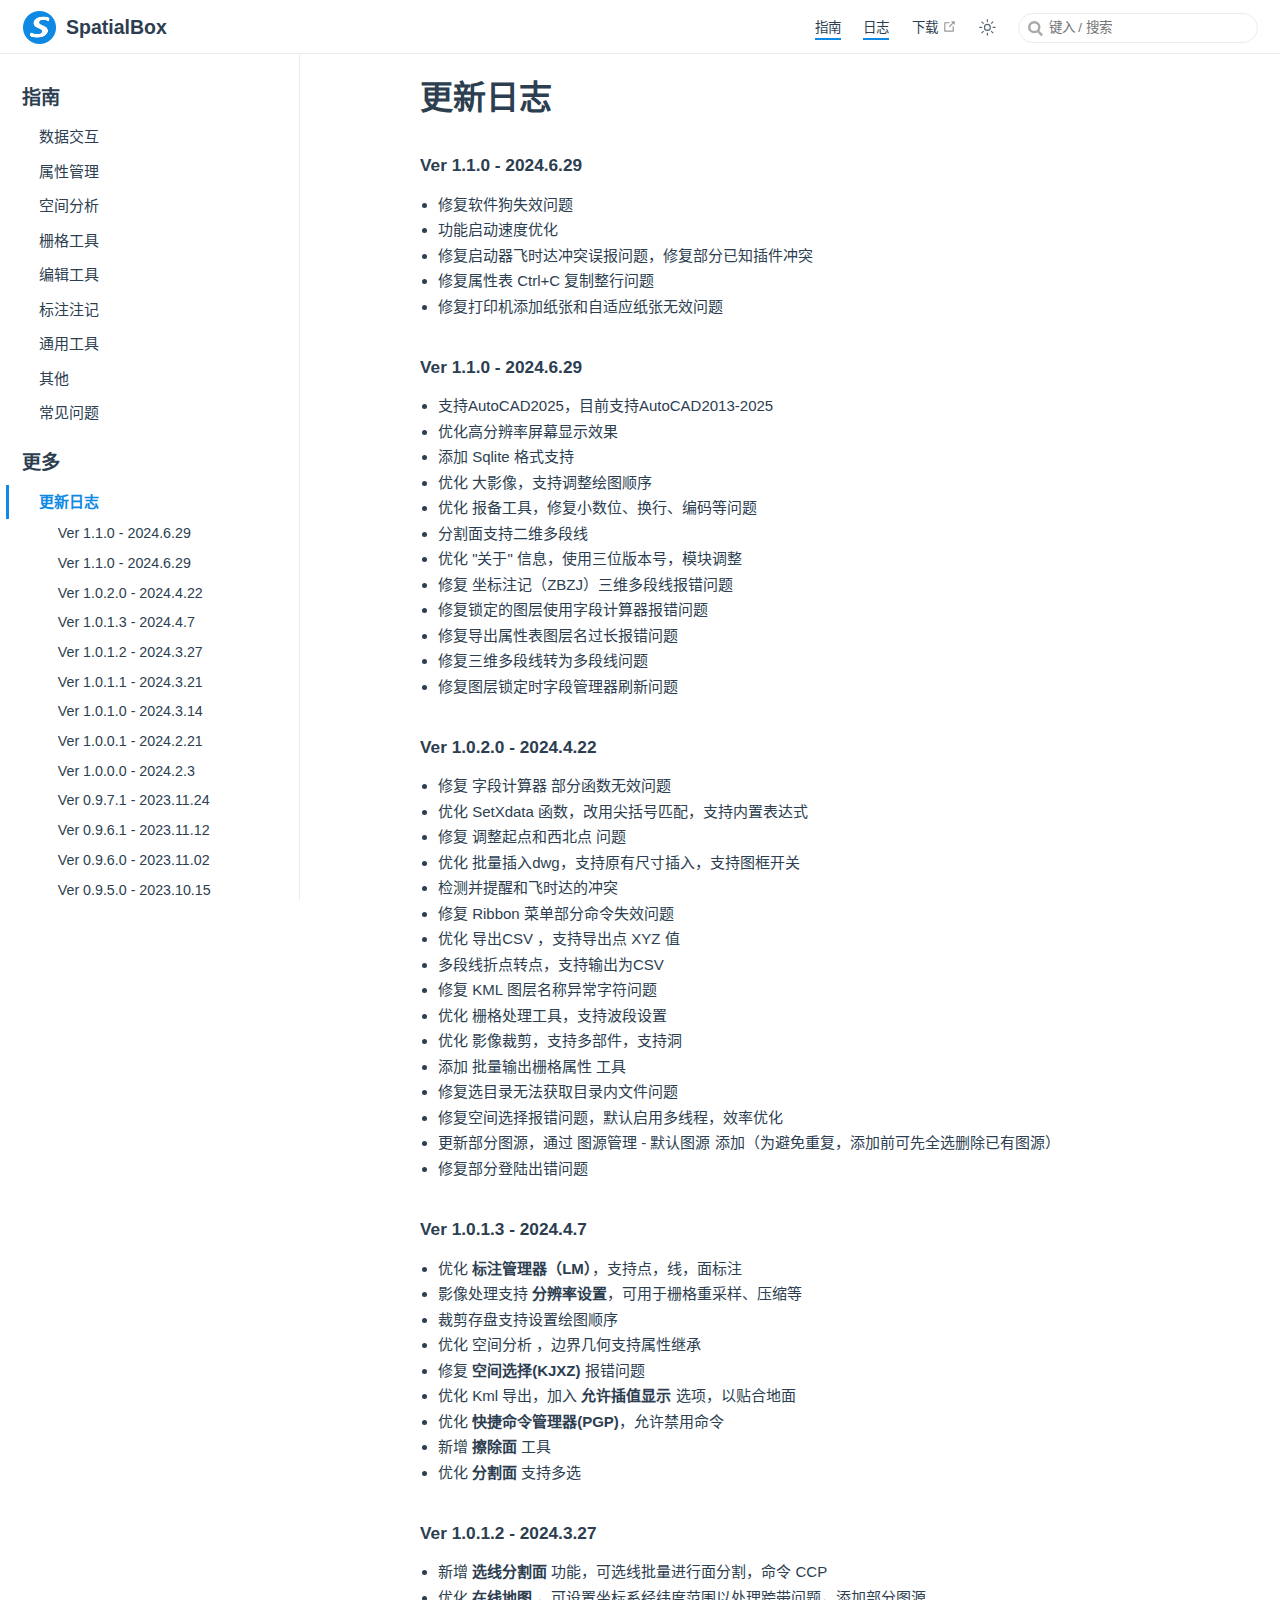
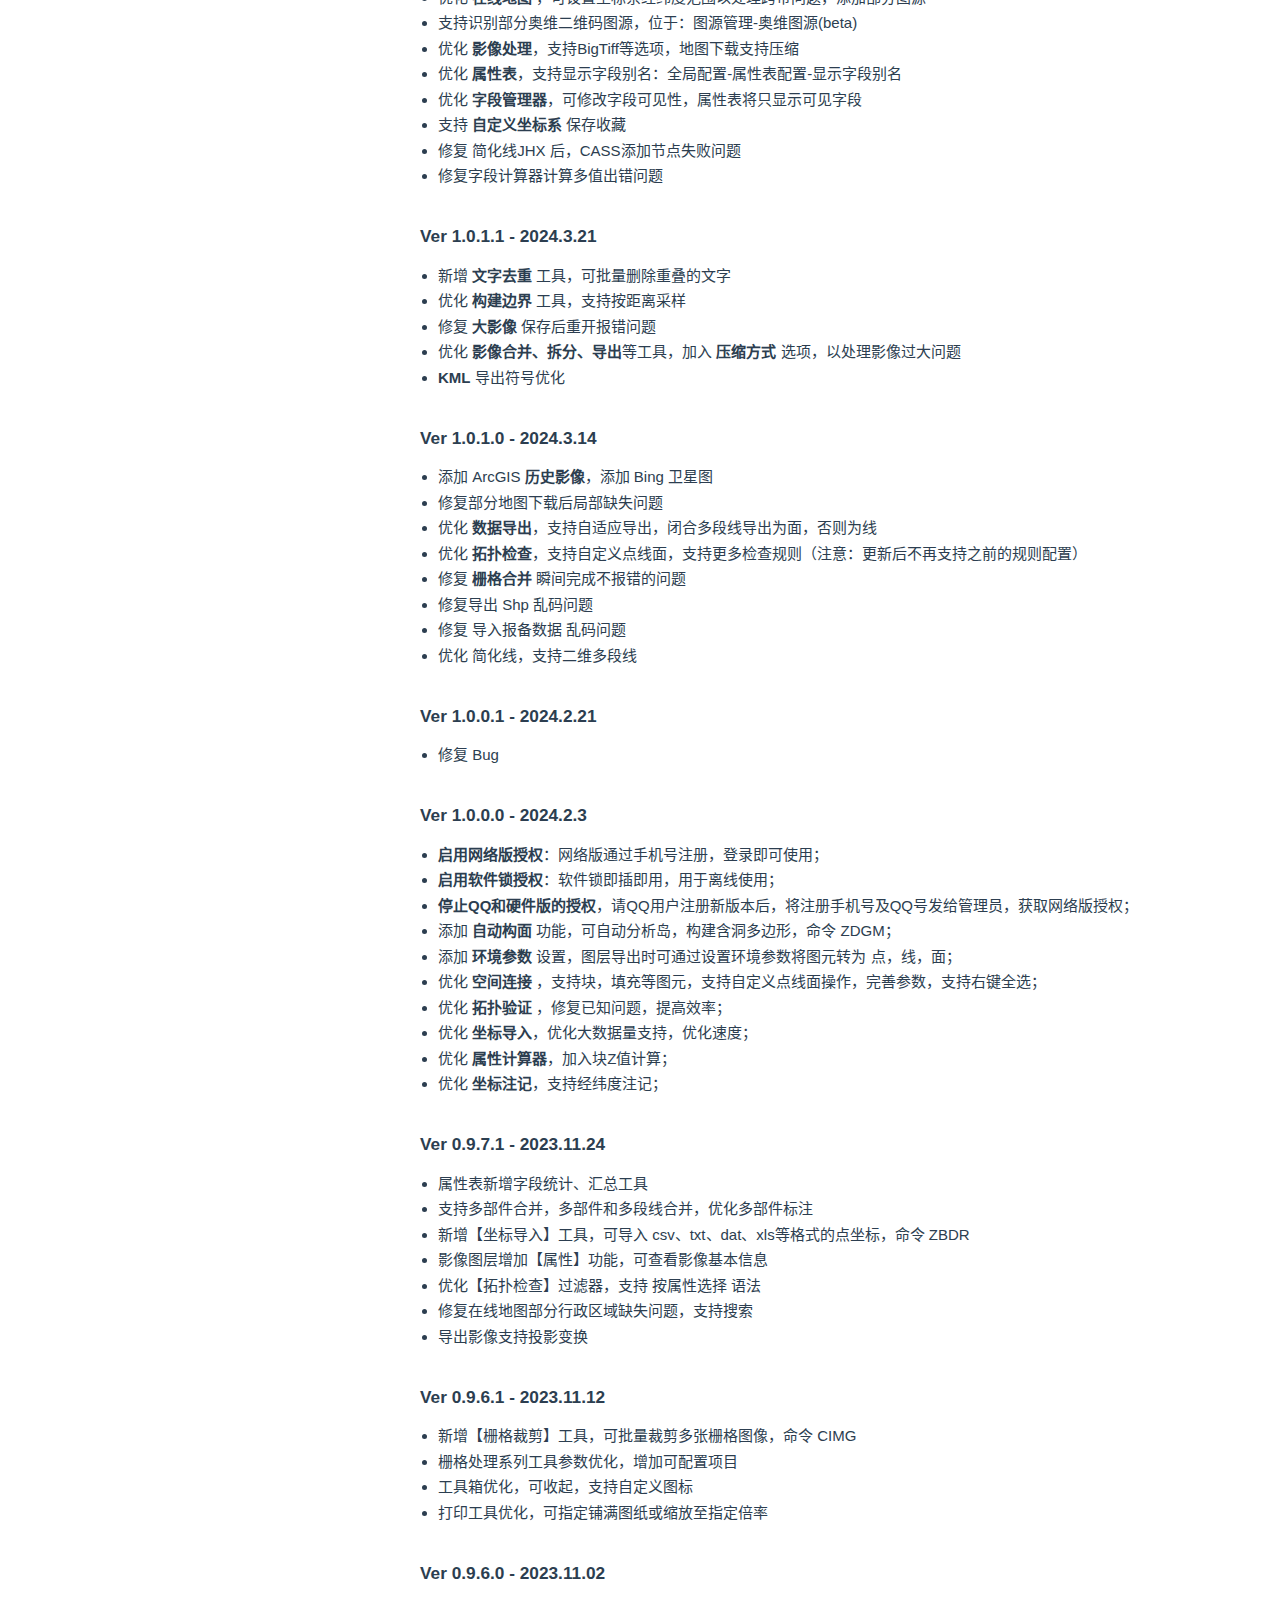
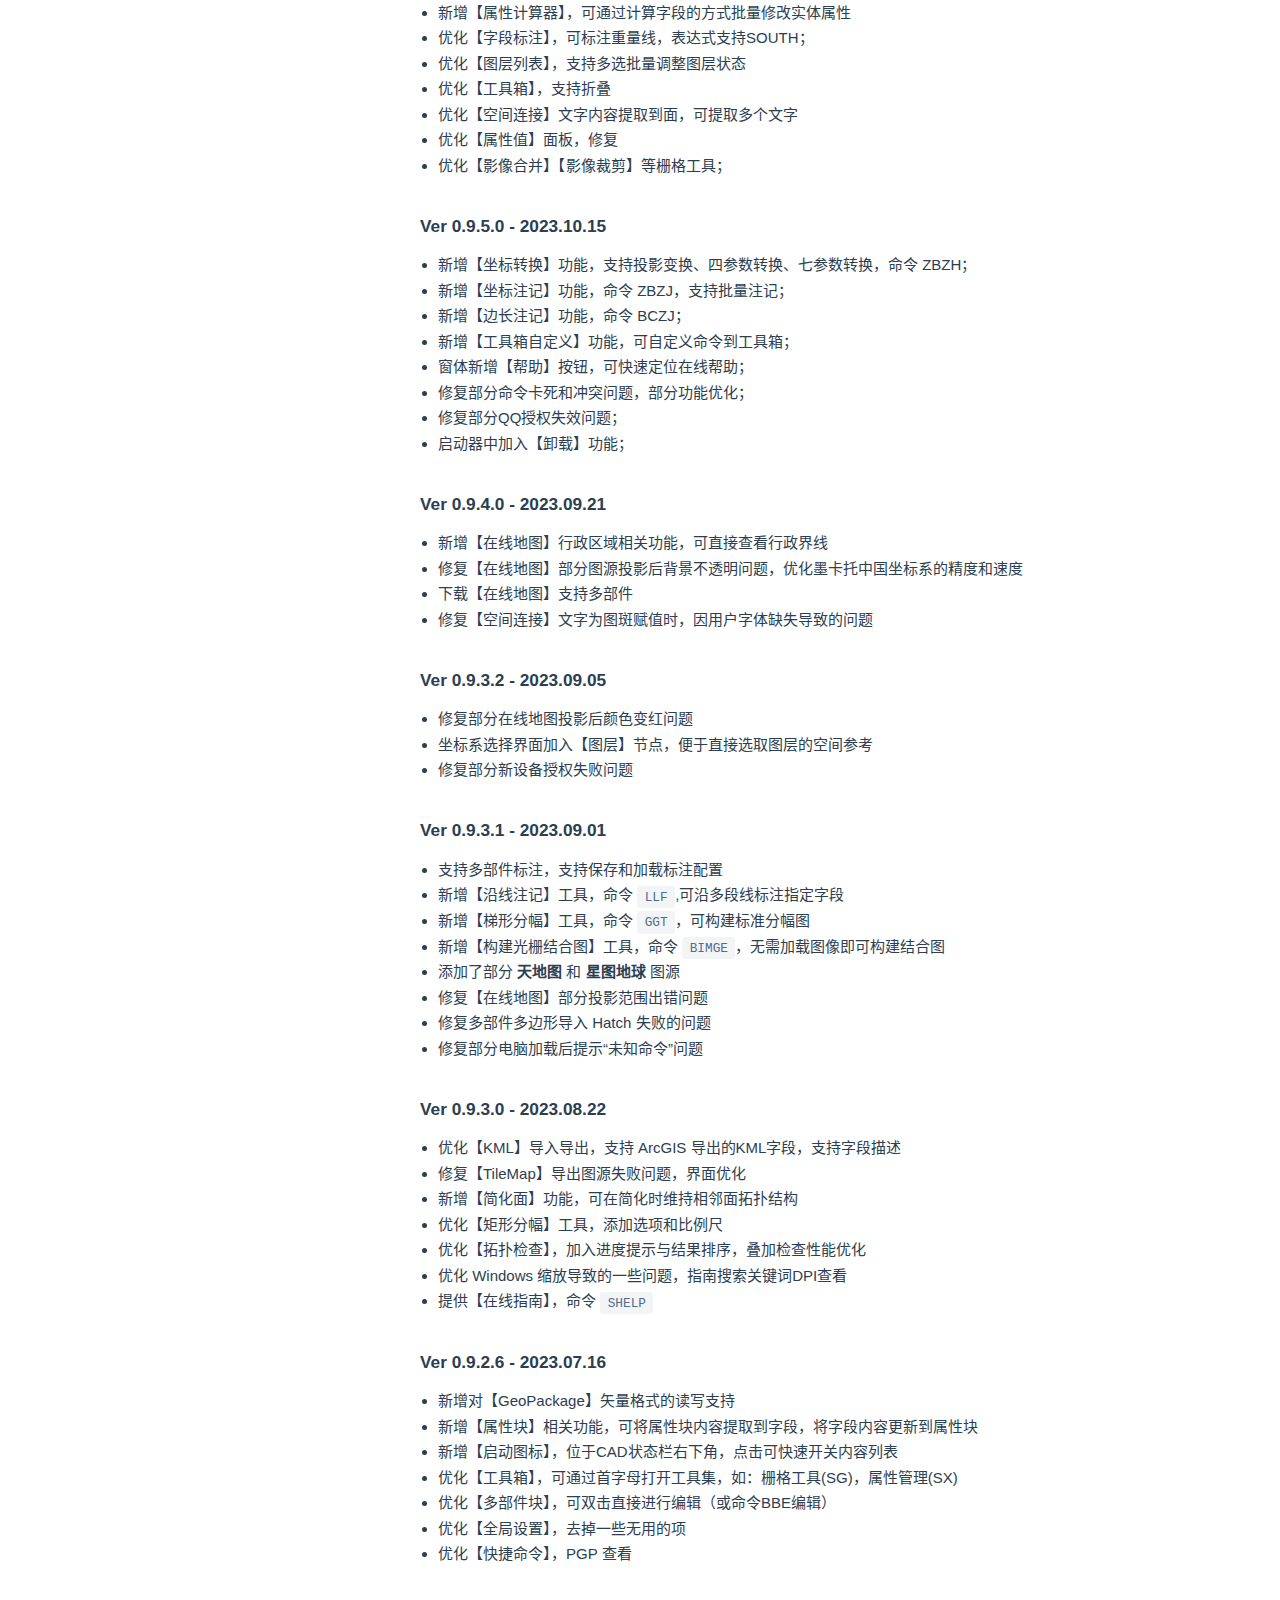
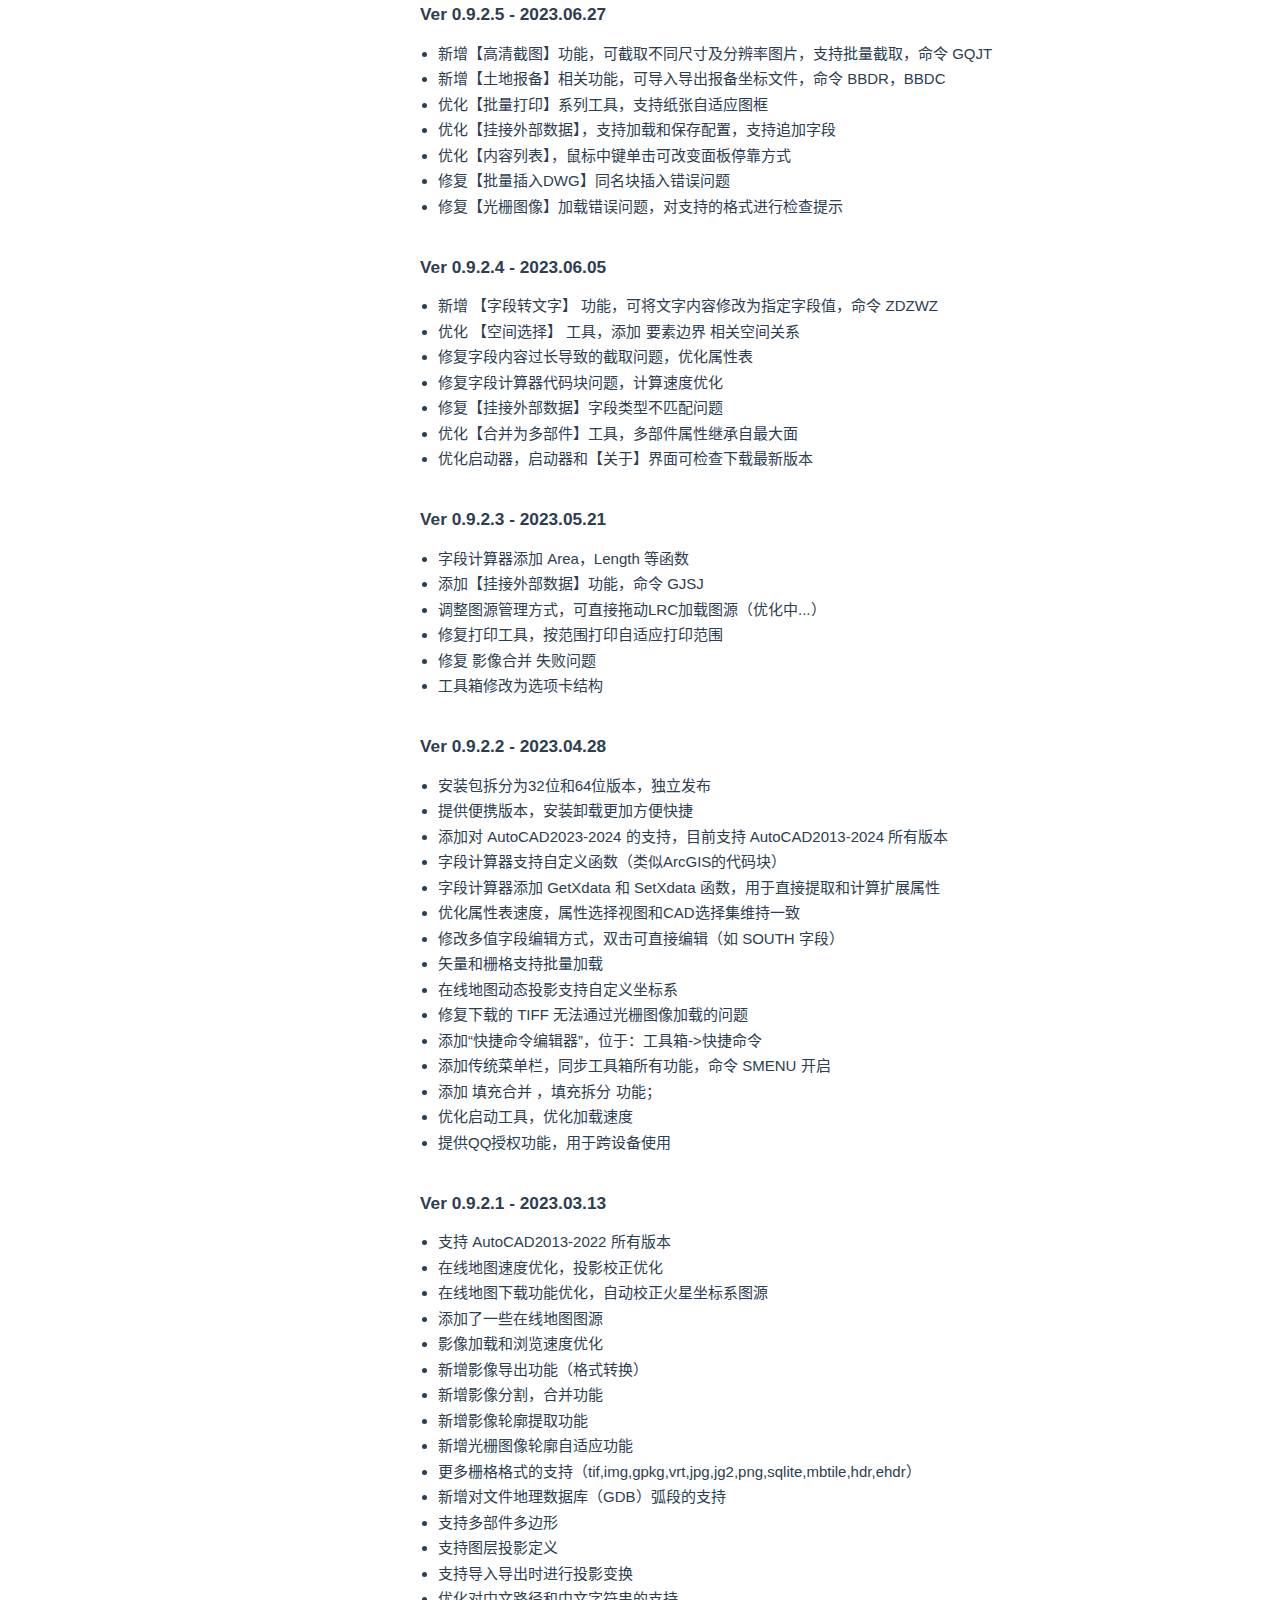
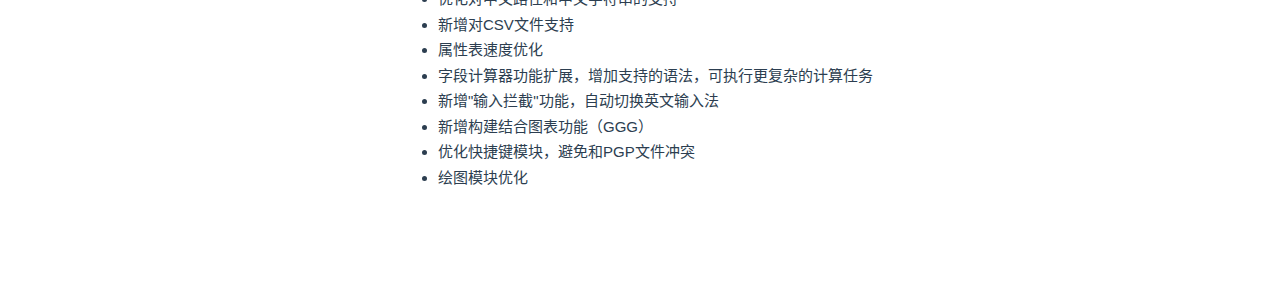
<file: guide/changelog.html>
<!DOCTYPE html>
<html lang="zh-CN">
  <head>
    <meta charset="utf-8">
    <meta name="viewport" content="width=device-width,initial-scale=1">
    <meta name="generator" content="VuePress 2.0.0-beta.66">
    <style>
      :root {
        --c-bg: #fff;
      }
      html.dark {
        --c-bg: #22272e;
      }
      html, body {
        background-color: var(--c-bg);
      }
    </style>
    <script>
      const userMode = localStorage.getItem('vuepress-color-scheme');
			const systemDarkMode = window.matchMedia && window.matchMedia('(prefers-color-scheme: dark)').matches;
			if (userMode === 'dark' || (userMode !== 'light' && systemDarkMode)) {
				document.documentElement.classList.toggle('dark', true);
			}
    </script>
    <link rel="icon" href="/images/SpatialBox_Blue512.png"><title>更新日志 | SpatialBox</title><meta name="description" content="SpatialBox 站点">
    <link rel="preload" href="/assets/style-caf66d6e.css" as="style"><link rel="stylesheet" href="/assets/style-caf66d6e.css">
    <link rel="modulepreload" href="/assets/app-c80e1060.js"><link rel="modulepreload" href="/assets/changelog.html-bbdc7a38.js"><link rel="modulepreload" href="/assets/changelog.html-41bee2a5.js"><link rel="prefetch" href="/assets/index.html-bfe0cf39.js" as="script"><link rel="prefetch" href="/assets/01data.html-61955d8d.js" as="script"><link rel="prefetch" href="/assets/02Xdata.html-6caaf5f4.js" as="script"><link rel="prefetch" href="/assets/03Spatial.html-f1142a07.js" as="script"><link rel="prefetch" href="/assets/04Raster.html-cd669383.js" as="script"><link rel="prefetch" href="/assets/05Editor.html-ac04d35b.js" as="script"><link rel="prefetch" href="/assets/06Lable.html-b2e95e61.js" as="script"><link rel="prefetch" href="/assets/07Genaral.html-db477477.js" as="script"><link rel="prefetch" href="/assets/08Others.html-074cb1cd.js" as="script"><link rel="prefetch" href="/assets/faq.html-3e23c862.js" as="script"><link rel="prefetch" href="/assets/index.html-f6ffc1e9.js" as="script"><link rel="prefetch" href="/assets/404.html-f9875e7b.js" as="script"><link rel="prefetch" href="/assets/index.html-de2405ad.js" as="script"><link rel="prefetch" href="/assets/01data.html-5c3c74d5.js" as="script"><link rel="prefetch" href="/assets/02Xdata.html-8e3cdddc.js" as="script"><link rel="prefetch" href="/assets/03Spatial.html-844b131a.js" as="script"><link rel="prefetch" href="/assets/04Raster.html-5404404f.js" as="script"><link rel="prefetch" href="/assets/05Editor.html-a14ab7dc.js" as="script"><link rel="prefetch" href="/assets/06Lable.html-e924ab30.js" as="script"><link rel="prefetch" href="/assets/07Genaral.html-c838f7e8.js" as="script"><link rel="prefetch" href="/assets/08Others.html-205118d9.js" as="script"><link rel="prefetch" href="/assets/faq.html-8b32b93e.js" as="script"><link rel="prefetch" href="/assets/index.html-689842df.js" as="script"><link rel="prefetch" href="/assets/404.html-7650fa32.js" as="script">
  </head>
  <body>
    <div id="app"><!--[--><div class="theme-container"><!--[--><header class="navbar"><div class="toggle-sidebar-button" title="toggle sidebar" aria-expanded="false" role="button" tabindex="0"><div class="icon" aria-hidden="true"><span></span><span></span><span></span></div></div><span><a href="/" class=""><img class="logo" src="/images/SpatialBox_Blue512.png" alt="SpatialBox"><span class="site-name can-hide">SpatialBox</span></a></span><div class="navbar-items-wrapper" style=""><!--[--><!--]--><nav class="navbar-items can-hide"><!--[--><div class="navbar-item"><a href="/guide/" class="router-link-active" aria-label="指南"><!--[--><!--]--> 指南 <!--[--><!--]--></a></div><div class="navbar-item"><a href="/guide/changelog" class="router-link-active" aria-label="日志"><!--[--><!--]--> 日志 <!--[--><!--]--></a></div><div class="navbar-item"><a class="external-link" href="http://spatialbox.ysepan.com/" rel="noopener noreferrer" target="_blank" aria-label="下载"><!--[--><!--]--> 下载 <span><svg class="external-link-icon" xmlns="http://www.w3.org/2000/svg" aria-hidden="true" focusable="false" x="0px" y="0px" viewBox="0 0 100 100" width="15" height="15"><path fill="currentColor" d="M18.8,85.1h56l0,0c2.2,0,4-1.8,4-4v-32h-8v28h-48v-48h28v-8h-32l0,0c-2.2,0-4,1.8-4,4v56C14.8,83.3,16.6,85.1,18.8,85.1z"></path><polygon fill="currentColor" points="45.7,48.7 51.3,54.3 77.2,28.5 77.2,37.2 85.2,37.2 85.2,14.9 62.8,14.9 62.8,22.9 71.5,22.9"></polygon></svg><span class="external-link-icon-sr-only">open in new window</span></span><!--[--><!--]--></a></div><!--]--></nav><!--[--><!--]--><button class="toggle-color-mode-button" title="toggle color mode"><svg style="" class="icon" focusable="false" viewBox="0 0 32 32"><path d="M16 12.005a4 4 0 1 1-4 4a4.005 4.005 0 0 1 4-4m0-2a6 6 0 1 0 6 6a6 6 0 0 0-6-6z" fill="currentColor"></path><path d="M5.394 6.813l1.414-1.415l3.506 3.506L8.9 10.318z" fill="currentColor"></path><path d="M2 15.005h5v2H2z" fill="currentColor"></path><path d="M5.394 25.197L8.9 21.691l1.414 1.415l-3.506 3.505z" fill="currentColor"></path><path d="M15 25.005h2v5h-2z" fill="currentColor"></path><path d="M21.687 23.106l1.414-1.415l3.506 3.506l-1.414 1.414z" fill="currentColor"></path><path d="M25 15.005h5v2h-5z" fill="currentColor"></path><path d="M21.687 8.904l3.506-3.506l1.414 1.415l-3.506 3.505z" fill="currentColor"></path><path d="M15 2.005h2v5h-2z" fill="currentColor"></path></svg><svg style="display:none;" class="icon" focusable="false" viewBox="0 0 32 32"><path d="M13.502 5.414a15.075 15.075 0 0 0 11.594 18.194a11.113 11.113 0 0 1-7.975 3.39c-.138 0-.278.005-.418 0a11.094 11.094 0 0 1-3.2-21.584M14.98 3a1.002 1.002 0 0 0-.175.016a13.096 13.096 0 0 0 1.825 25.981c.164.006.328 0 .49 0a13.072 13.072 0 0 0 10.703-5.555a1.01 1.01 0 0 0-.783-1.565A13.08 13.08 0 0 1 15.89 4.38A1.015 1.015 0 0 0 14.98 3z" fill="currentColor"></path></svg></button><form class="search-box" role="search"><input type="search" placeholder="键入 / 搜索" autocomplete="off" spellcheck="false" value><!----></form></div></header><!--]--><div class="sidebar-mask"></div><!--[--><aside class="sidebar"><nav class="navbar-items"><!--[--><div class="navbar-item"><a href="/guide/" class="router-link-active" aria-label="指南"><!--[--><!--]--> 指南 <!--[--><!--]--></a></div><div class="navbar-item"><a href="/guide/changelog" class="router-link-active" aria-label="日志"><!--[--><!--]--> 日志 <!--[--><!--]--></a></div><div class="navbar-item"><a class="external-link" href="http://spatialbox.ysepan.com/" rel="noopener noreferrer" target="_blank" aria-label="下载"><!--[--><!--]--> 下载 <span><svg class="external-link-icon" xmlns="http://www.w3.org/2000/svg" aria-hidden="true" focusable="false" x="0px" y="0px" viewBox="0 0 100 100" width="15" height="15"><path fill="currentColor" d="M18.8,85.1h56l0,0c2.2,0,4-1.8,4-4v-32h-8v28h-48v-48h28v-8h-32l0,0c-2.2,0-4,1.8-4,4v56C14.8,83.3,16.6,85.1,18.8,85.1z"></path><polygon fill="currentColor" points="45.7,48.7 51.3,54.3 77.2,28.5 77.2,37.2 85.2,37.2 85.2,14.9 62.8,14.9 62.8,22.9 71.5,22.9"></polygon></svg><span class="external-link-icon-sr-only">open in new window</span></span><!--[--><!--]--></a></div><!--]--></nav><!--[--><!--]--><ul class="sidebar-items"><!--[--><li><p tabindex="0" class="sidebar-item sidebar-heading">指南 <!----></p><ul style="" class="sidebar-item-children"><!--[--><li><a href="/guide/01data.html" class="sidebar-item" aria-label="数据交互"><!--[--><!--]--> 数据交互 <!--[--><!--]--></a><!----></li><li><a href="/guide/02xdata.html" class="sidebar-item" aria-label="属性管理"><!--[--><!--]--> 属性管理 <!--[--><!--]--></a><!----></li><li><a href="/guide/03spatial.html" class="sidebar-item" aria-label="空间分析"><!--[--><!--]--> 空间分析 <!--[--><!--]--></a><!----></li><li><a href="/guide/04raster.html" class="sidebar-item" aria-label="栅格工具"><!--[--><!--]--> 栅格工具 <!--[--><!--]--></a><!----></li><li><a href="/guide/05editor.html" class="sidebar-item" aria-label="编辑工具"><!--[--><!--]--> 编辑工具 <!--[--><!--]--></a><!----></li><li><a href="/guide/06lable.html" class="sidebar-item" aria-label="标注注记"><!--[--><!--]--> 标注注记 <!--[--><!--]--></a><!----></li><li><a href="/guide/07genaral.html" class="sidebar-item" aria-label="通用工具"><!--[--><!--]--> 通用工具 <!--[--><!--]--></a><!----></li><li><a href="/guide/08others.html" class="sidebar-item" aria-label="其他"><!--[--><!--]--> 其他 <!--[--><!--]--></a><!----></li><li><a href="/guide/faq.html" class="sidebar-item" aria-label="常见问题"><!--[--><!--]--> 常见问题 <!--[--><!--]--></a><!----></li><!--]--></ul></li><li><p tabindex="0" class="sidebar-item sidebar-heading active">更多 <!----></p><ul style="" class="sidebar-item-children"><!--[--><li><a aria-current="page" href="/guide/changelog.html" class="router-link-active router-link-exact-active router-link-active sidebar-item active" aria-label="更新日志"><!--[--><!--]--> 更新日志 <!--[--><!--]--></a><ul style="" class="sidebar-item-children"><!--[--><li><a aria-current="page" href="/guide/changelog.html#ver-1-1-0-2024-6-29" class="router-link-active router-link-exact-active sidebar-item" aria-label="Ver 1.1.0 - 2024.6.29"><!--[--><!--]--> Ver 1.1.0 - 2024.6.29 <!--[--><!--]--></a><!----></li><li><a aria-current="page" href="/guide/changelog.html#ver-1-1-0-2024-6-29-1" class="router-link-active router-link-exact-active sidebar-item" aria-label="Ver 1.1.0 - 2024.6.29"><!--[--><!--]--> Ver 1.1.0 - 2024.6.29 <!--[--><!--]--></a><!----></li><li><a aria-current="page" href="/guide/changelog.html#ver-1-0-2-0-2024-4-22" class="router-link-active router-link-exact-active sidebar-item" aria-label="Ver 1.0.2.0 - 2024.4.22"><!--[--><!--]--> Ver 1.0.2.0 - 2024.4.22 <!--[--><!--]--></a><!----></li><li><a aria-current="page" href="/guide/changelog.html#ver-1-0-1-3-2024-4-7" class="router-link-active router-link-exact-active sidebar-item" aria-label="Ver 1.0.1.3 - 2024.4.7"><!--[--><!--]--> Ver 1.0.1.3 - 2024.4.7 <!--[--><!--]--></a><!----></li><li><a aria-current="page" href="/guide/changelog.html#ver-1-0-1-2-2024-3-27" class="router-link-active router-link-exact-active sidebar-item" aria-label="Ver 1.0.1.2 - 2024.3.27"><!--[--><!--]--> Ver 1.0.1.2 - 2024.3.27 <!--[--><!--]--></a><!----></li><li><a aria-current="page" href="/guide/changelog.html#ver-1-0-1-1-2024-3-21" class="router-link-active router-link-exact-active sidebar-item" aria-label="Ver 1.0.1.1 - 2024.3.21"><!--[--><!--]--> Ver 1.0.1.1 - 2024.3.21 <!--[--><!--]--></a><!----></li><li><a aria-current="page" href="/guide/changelog.html#ver-1-0-1-0-2024-3-14" class="router-link-active router-link-exact-active sidebar-item" aria-label="Ver 1.0.1.0 - 2024.3.14"><!--[--><!--]--> Ver 1.0.1.0 - 2024.3.14 <!--[--><!--]--></a><!----></li><li><a aria-current="page" href="/guide/changelog.html#ver-1-0-0-1-2024-2-21" class="router-link-active router-link-exact-active sidebar-item" aria-label="Ver 1.0.0.1 - 2024.2.21"><!--[--><!--]--> Ver 1.0.0.1 - 2024.2.21 <!--[--><!--]--></a><!----></li><li><a aria-current="page" href="/guide/changelog.html#ver-1-0-0-0-2024-2-3" class="router-link-active router-link-exact-active sidebar-item" aria-label="Ver 1.0.0.0 - 2024.2.3"><!--[--><!--]--> Ver 1.0.0.0 - 2024.2.3 <!--[--><!--]--></a><!----></li><li><a aria-current="page" href="/guide/changelog.html#ver-0-9-7-1-2023-11-24" class="router-link-active router-link-exact-active sidebar-item" aria-label="Ver 0.9.7.1 - 2023.11.24"><!--[--><!--]--> Ver 0.9.7.1 - 2023.11.24 <!--[--><!--]--></a><!----></li><li><a aria-current="page" href="/guide/changelog.html#ver-0-9-6-1-2023-11-12" class="router-link-active router-link-exact-active sidebar-item" aria-label="Ver 0.9.6.1 - 2023.11.12"><!--[--><!--]--> Ver 0.9.6.1 - 2023.11.12 <!--[--><!--]--></a><!----></li><li><a aria-current="page" href="/guide/changelog.html#ver-0-9-6-0-2023-11-02" class="router-link-active router-link-exact-active sidebar-item" aria-label="Ver 0.9.6.0 - 2023.11.02"><!--[--><!--]--> Ver 0.9.6.0 - 2023.11.02 <!--[--><!--]--></a><!----></li><li><a aria-current="page" href="/guide/changelog.html#ver-0-9-5-0-2023-10-15" class="router-link-active router-link-exact-active sidebar-item" aria-label="Ver 0.9.5.0 - 2023.10.15"><!--[--><!--]--> Ver 0.9.5.0 - 2023.10.15 <!--[--><!--]--></a><!----></li><li><a aria-current="page" href="/guide/changelog.html#ver-0-9-4-0-2023-09-21" class="router-link-active router-link-exact-active sidebar-item" aria-label="Ver 0.9.4.0 - 2023.09.21"><!--[--><!--]--> Ver 0.9.4.0 - 2023.09.21 <!--[--><!--]--></a><!----></li><li><a aria-current="page" href="/guide/changelog.html#ver-0-9-3-2-2023-09-05" class="router-link-active router-link-exact-active sidebar-item" aria-label="Ver 0.9.3.2 - 2023.09.05"><!--[--><!--]--> Ver 0.9.3.2 - 2023.09.05 <!--[--><!--]--></a><!----></li><li><a aria-current="page" href="/guide/changelog.html#ver-0-9-3-1-2023-09-01" class="router-link-active router-link-exact-active sidebar-item" aria-label="Ver 0.9.3.1 - 2023.09.01"><!--[--><!--]--> Ver 0.9.3.1 - 2023.09.01 <!--[--><!--]--></a><!----></li><li><a aria-current="page" href="/guide/changelog.html#ver-0-9-3-0-2023-08-22" class="router-link-active router-link-exact-active sidebar-item" aria-label="Ver 0.9.3.0 - 2023.08.22"><!--[--><!--]--> Ver 0.9.3.0 - 2023.08.22 <!--[--><!--]--></a><!----></li><li><a aria-current="page" href="/guide/changelog.html#ver-0-9-2-6-2023-07-16" class="router-link-active router-link-exact-active sidebar-item" aria-label="Ver 0.9.2.6 - 2023.07.16"><!--[--><!--]--> Ver 0.9.2.6 - 2023.07.16 <!--[--><!--]--></a><!----></li><li><a aria-current="page" href="/guide/changelog.html#ver-0-9-2-5-2023-06-27" class="router-link-active router-link-exact-active sidebar-item" aria-label="Ver 0.9.2.5 - 2023.06.27"><!--[--><!--]--> Ver 0.9.2.5 - 2023.06.27 <!--[--><!--]--></a><!----></li><li><a aria-current="page" href="/guide/changelog.html#ver-0-9-2-4-2023-06-05" class="router-link-active router-link-exact-active sidebar-item" aria-label="Ver 0.9.2.4 - 2023.06.05"><!--[--><!--]--> Ver 0.9.2.4 - 2023.06.05 <!--[--><!--]--></a><!----></li><li><a aria-current="page" href="/guide/changelog.html#ver-0-9-2-3-2023-05-21" class="router-link-active router-link-exact-active sidebar-item" aria-label="Ver 0.9.2.3 - 2023.05.21"><!--[--><!--]--> Ver 0.9.2.3 - 2023.05.21 <!--[--><!--]--></a><!----></li><li><a aria-current="page" href="/guide/changelog.html#ver-0-9-2-2-2023-04-28" class="router-link-active router-link-exact-active sidebar-item" aria-label="Ver 0.9.2.2 - 2023.04.28"><!--[--><!--]--> Ver 0.9.2.2 - 2023.04.28 <!--[--><!--]--></a><!----></li><li><a aria-current="page" href="/guide/changelog.html#ver-0-9-2-1-2023-03-13" class="router-link-active router-link-exact-active sidebar-item" aria-label="Ver 0.9.2.1 - 2023.03.13"><!--[--><!--]--> Ver 0.9.2.1 - 2023.03.13 <!--[--><!--]--></a><!----></li><!--]--></ul></li><!--]--></ul></li><!--]--></ul><!--[--><!--]--></aside><!--]--><!--[--><main class="page"><!--[--><!--]--><div class="theme-default-content"><!--[--><!--]--><div><h1 id="更新日志" tabindex="-1"><a class="header-anchor" href="#更新日志" aria-hidden="true">#</a> 更新日志</h1><h4 id="ver-1-1-0-2024-6-29" tabindex="-1"><a class="header-anchor" href="#ver-1-1-0-2024-6-29" aria-hidden="true">#</a> Ver 1.1.0 - 2024.6.29</h4><ul><li>修复软件狗失效问题</li><li>功能启动速度优化</li><li>修复启动器飞时达冲突误报问题，修复部分已知插件冲突</li><li>修复属性表 Ctrl+C 复制整行问题</li><li>修复打印机添加纸张和自适应纸张无效问题</li></ul><h4 id="ver-1-1-0-2024-6-29-1" tabindex="-1"><a class="header-anchor" href="#ver-1-1-0-2024-6-29-1" aria-hidden="true">#</a> Ver 1.1.0 - 2024.6.29</h4><ul><li>支持AutoCAD2025，目前支持AutoCAD2013-2025</li><li>优化高分辨率屏幕显示效果</li><li>添加 Sqlite 格式支持</li><li>优化 大影像，支持调整绘图顺序</li><li>优化 报备工具，修复小数位、换行、编码等问题</li><li>分割面支持二维多段线</li><li>优化 &quot;关于&quot; 信息，使用三位版本号，模块调整</li><li>修复 坐标注记（ZBZJ）三维多段线报错问题</li><li>修复锁定的图层使用字段计算器报错问题</li><li>修复导出属性表图层名过长报错问题</li><li>修复三维多段线转为多段线问题</li><li>修复图层锁定时字段管理器刷新问题</li></ul><h4 id="ver-1-0-2-0-2024-4-22" tabindex="-1"><a class="header-anchor" href="#ver-1-0-2-0-2024-4-22" aria-hidden="true">#</a> Ver 1.0.2.0 - 2024.4.22</h4><ul><li>修复 字段计算器 部分函数无效问题</li><li>优化 SetXdata 函数，改用尖括号匹配，支持内置表达式</li><li>修复 调整起点和西北点 问题</li><li>优化 批量插入dwg，支持原有尺寸插入，支持图框开关</li><li>检测并提醒和飞时达的冲突</li><li>修复 Ribbon 菜单部分命令失效问题</li><li>优化 导出CSV ，支持导出点 XYZ 值</li><li>多段线折点转点，支持输出为CSV</li><li>修复 KML 图层名称异常字符问题</li><li>优化 栅格处理工具，支持波段设置</li><li>优化 影像裁剪，支持多部件，支持洞</li><li>添加 批量输出栅格属性 工具</li><li>修复选目录无法获取目录内文件问题</li><li>修复空间选择报错问题，默认启用多线程，效率优化</li><li>更新部分图源，通过 图源管理 - 默认图源 添加（为避免重复，添加前可先全选删除已有图源）</li><li>修复部分登陆出错问题</li></ul><h4 id="ver-1-0-1-3-2024-4-7" tabindex="-1"><a class="header-anchor" href="#ver-1-0-1-3-2024-4-7" aria-hidden="true">#</a> Ver 1.0.1.3 - 2024.4.7</h4><ul><li>优化 <strong>标注管理器（LM）</strong>，支持点，线，面标注</li><li>影像处理支持 <strong>分辨率设置</strong>，可用于栅格重采样、压缩等</li><li>裁剪存盘支持设置绘图顺序</li><li>优化 空间分析 ，边界几何支持属性继承</li><li>修复 <strong>空间选择(KJXZ)</strong> 报错问题</li><li>优化 Kml 导出，加入 <strong>允许插值显示</strong> 选项，以贴合地面</li><li>优化 <strong>快捷命令管理器(PGP)</strong>，允许禁用命令</li><li>新增 <strong>擦除面</strong> 工具</li><li>优化 <strong>分割面</strong> 支持多选</li></ul><h4 id="ver-1-0-1-2-2024-3-27" tabindex="-1"><a class="header-anchor" href="#ver-1-0-1-2-2024-3-27" aria-hidden="true">#</a> Ver 1.0.1.2 - 2024.3.27</h4><ul><li>新增 <strong>选线分割面</strong> 功能，可选线批量进行面分割，命令 CCP</li><li>优化 <strong>在线地图</strong> ，可设置坐标系经纬度范围以处理跨带问题，添加部分图源</li><li>支持识别部分奥维二维码图源，位于：图源管理-奥维图源(beta)</li><li>优化 <strong>影像处理</strong>，支持BigTiff等选项，地图下载支持压缩</li><li>优化 <strong>属性表</strong>，支持显示字段别名：全局配置-属性表配置-显示字段别名</li><li>优化 <strong>字段管理器</strong>，可修改字段可见性，属性表将只显示可见字段</li><li>支持 <strong>自定义坐标系</strong> 保存收藏</li><li>修复 简化线JHX 后，CASS添加节点失败问题</li><li>修复字段计算器计算多值出错问题</li></ul><h4 id="ver-1-0-1-1-2024-3-21" tabindex="-1"><a class="header-anchor" href="#ver-1-0-1-1-2024-3-21" aria-hidden="true">#</a> Ver 1.0.1.1 - 2024.3.21</h4><ul><li>新增 <strong>文字去重</strong> 工具，可批量删除重叠的文字</li><li>优化 <strong>构建边界</strong> 工具，支持按距离采样</li><li>修复 <strong>大影像</strong> 保存后重开报错问题</li><li>优化 <strong>影像合并、拆分、导出</strong>等工具，加入 <strong>压缩方式</strong> 选项，以处理影像过大问题</li><li><strong>KML</strong> 导出符号优化</li></ul><h4 id="ver-1-0-1-0-2024-3-14" tabindex="-1"><a class="header-anchor" href="#ver-1-0-1-0-2024-3-14" aria-hidden="true">#</a> Ver 1.0.1.0 - 2024.3.14</h4><ul><li>添加 ArcGIS <strong>历史影像</strong>，添加 Bing 卫星图</li><li>修复部分地图下载后局部缺失问题</li><li>优化 <strong>数据导出</strong>，支持自适应导出，闭合多段线导出为面，否则为线</li><li>优化 <strong>拓扑检查</strong>，支持自定义点线面，支持更多检查规则（注意：更新后不再支持之前的规则配置）</li><li>修复 <strong>栅格合并</strong> 瞬间完成不报错的问题</li><li>修复导出 Shp 乱码问题</li><li>修复 导入报备数据 乱码问题</li><li>优化 简化线，支持二维多段线</li></ul><h4 id="ver-1-0-0-1-2024-2-21" tabindex="-1"><a class="header-anchor" href="#ver-1-0-0-1-2024-2-21" aria-hidden="true">#</a> Ver 1.0.0.1 - 2024.2.21</h4><ul><li>修复 Bug</li></ul><h4 id="ver-1-0-0-0-2024-2-3" tabindex="-1"><a class="header-anchor" href="#ver-1-0-0-0-2024-2-3" aria-hidden="true">#</a> Ver 1.0.0.0 - 2024.2.3</h4><ul><li><strong>启用网络版授权</strong>：网络版通过手机号注册，登录即可使用；</li><li><strong>启用软件锁授权</strong>：软件锁即插即用，用于离线使用；</li><li><strong>停止QQ和硬件版的授权</strong>，请QQ用户注册新版本后，将注册手机号及QQ号发给管理员，获取网络版授权；</li><li>添加 <strong>自动构面</strong> 功能，可自动分析岛，构建含洞多边形，命令 ZDGM；</li><li>添加 <strong>环境参数</strong> 设置，图层导出时可通过设置环境参数将图元转为 点，线，面；</li><li>优化 <strong>空间连接</strong> ，支持块，填充等图元，支持自定义点线面操作，完善参数，支持右键全选；</li><li>优化 <strong>拓扑验证</strong> ，修复已知问题，提高效率；</li><li>优化 <strong>坐标导入</strong>，优化大数据量支持，优化速度；</li><li>优化 <strong>属性计算器</strong>，加入块Z值计算；</li><li>优化 <strong>坐标注记</strong>，支持经纬度注记；</li></ul><h4 id="ver-0-9-7-1-2023-11-24" tabindex="-1"><a class="header-anchor" href="#ver-0-9-7-1-2023-11-24" aria-hidden="true">#</a> Ver 0.9.7.1 - 2023.11.24</h4><ul><li>属性表新增字段统计、汇总工具</li><li>支持多部件合并，多部件和多段线合并，优化多部件标注</li><li>新增【坐标导入】工具，可导入 csv、txt、dat、xls等格式的点坐标，命令 ZBDR</li><li>影像图层增加【属性】功能，可查看影像基本信息</li><li>优化【拓扑检查】过滤器，支持 按属性选择 语法</li><li>修复在线地图部分行政区域缺失问题，支持搜索</li><li>导出影像支持投影变换</li></ul><h4 id="ver-0-9-6-1-2023-11-12" tabindex="-1"><a class="header-anchor" href="#ver-0-9-6-1-2023-11-12" aria-hidden="true">#</a> Ver 0.9.6.1 - 2023.11.12</h4><ul><li>新增【栅格裁剪】工具，可批量裁剪多张栅格图像，命令 CIMG</li><li>栅格处理系列工具参数优化，增加可配置项目</li><li>工具箱优化，可收起，支持自定义图标</li><li>打印工具优化，可指定铺满图纸或缩放至指定倍率</li></ul><h4 id="ver-0-9-6-0-2023-11-02" tabindex="-1"><a class="header-anchor" href="#ver-0-9-6-0-2023-11-02" aria-hidden="true">#</a> Ver 0.9.6.0 - 2023.11.02</h4><ul><li>新增【属性计算器】，可通过计算字段的方式批量修改实体属性</li><li>优化【字段标注】，可标注重量线，表达式支持SOUTH；</li><li>优化【图层列表】，支持多选批量调整图层状态</li><li>优化【工具箱】，支持折叠</li><li>优化【空间连接】文字内容提取到面，可提取多个文字</li><li>优化【属性值】面板，修复</li><li>优化【影像合并】【影像裁剪】等栅格工具；</li></ul><h4 id="ver-0-9-5-0-2023-10-15" tabindex="-1"><a class="header-anchor" href="#ver-0-9-5-0-2023-10-15" aria-hidden="true">#</a> Ver 0.9.5.0 - 2023.10.15</h4><ul><li>新增【坐标转换】功能，支持投影变换、四参数转换、七参数转换，命令 ZBZH；</li><li>新增【坐标注记】功能，命令 ZBZJ，支持批量注记；</li><li>新增【边长注记】功能，命令 BCZJ；</li><li>新增【工具箱自定义】功能，可自定义命令到工具箱；</li><li>窗体新增【帮助】按钮，可快速定位在线帮助；</li><li>修复部分命令卡死和冲突问题，部分功能优化；</li><li>修复部分QQ授权失效问题；</li><li>启动器中加入【卸载】功能；</li></ul><h4 id="ver-0-9-4-0-2023-09-21" tabindex="-1"><a class="header-anchor" href="#ver-0-9-4-0-2023-09-21" aria-hidden="true">#</a> Ver 0.9.4.0 - 2023.09.21</h4><ul><li>新增【在线地图】行政区域相关功能，可直接查看行政界线</li><li>修复【在线地图】部分图源投影后背景不透明问题，优化墨卡托中国坐标系的精度和速度</li><li>下载【在线地图】支持多部件</li><li>修复【空间连接】文字为图斑赋值时，因用户字体缺失导致的问题</li></ul><h4 id="ver-0-9-3-2-2023-09-05" tabindex="-1"><a class="header-anchor" href="#ver-0-9-3-2-2023-09-05" aria-hidden="true">#</a> Ver 0.9.3.2 - 2023.09.05</h4><ul><li>修复部分在线地图投影后颜色变红问题</li><li>坐标系选择界面加入【图层】节点，便于直接选取图层的空间参考</li><li>修复部分新设备授权失败问题</li></ul><h4 id="ver-0-9-3-1-2023-09-01" tabindex="-1"><a class="header-anchor" href="#ver-0-9-3-1-2023-09-01" aria-hidden="true">#</a> Ver 0.9.3.1 - 2023.09.01</h4><ul><li>支持多部件标注，支持保存和加载标注配置</li><li>新增【沿线注记】工具，命令 <code>LLF</code>,可沿多段线标注指定字段</li><li>新增【梯形分幅】工具，命令 <code>GGT</code>，可构建标准分幅图</li><li>新增【构建光栅结合图】工具，命令 <code>BIMGE</code>，无需加载图像即可构建结合图</li><li>添加了部分 <strong>天地图</strong> 和 <strong>星图地球</strong> 图源</li><li>修复【在线地图】部分投影范围出错问题</li><li>修复多部件多边形导入 Hatch 失败的问题</li><li>修复部分电脑加载后提示“未知命令”问题</li></ul><h4 id="ver-0-9-3-0-2023-08-22" tabindex="-1"><a class="header-anchor" href="#ver-0-9-3-0-2023-08-22" aria-hidden="true">#</a> Ver 0.9.3.0 - 2023.08.22</h4><ul><li>优化【KML】导入导出，支持 ArcGIS 导出的KML字段，支持字段描述</li><li>修复【TileMap】导出图源失败问题，界面优化</li><li>新增【简化面】功能，可在简化时维持相邻面拓扑结构</li><li>优化【矩形分幅】工具，添加选项和比例尺</li><li>优化【拓扑检查】，加入进度提示与结果排序，叠加检查性能优化</li><li>优化 Windows 缩放导致的一些问题，指南搜索关键词DPI查看</li><li>提供【在线指南】，命令 <code>SHELP</code></li></ul><h4 id="ver-0-9-2-6-2023-07-16" tabindex="-1"><a class="header-anchor" href="#ver-0-9-2-6-2023-07-16" aria-hidden="true">#</a> Ver 0.9.2.6 - 2023.07.16</h4><ul><li>新增对【GeoPackage】矢量格式的读写支持</li><li>新增【属性块】相关功能，可将属性块内容提取到字段，将字段内容更新到属性块</li><li>新增【启动图标】，位于CAD状态栏右下角，点击可快速开关内容列表</li><li>优化【工具箱】，可通过首字母打开工具集，如：栅格工具(SG)，属性管理(SX)</li><li>优化【多部件块】，可双击直接进行编辑（或命令BBE编辑）</li><li>优化【全局设置】，去掉一些无用的项</li><li>优化【快捷命令】，PGP 查看</li></ul><h4 id="ver-0-9-2-5-2023-06-27" tabindex="-1"><a class="header-anchor" href="#ver-0-9-2-5-2023-06-27" aria-hidden="true">#</a> Ver 0.9.2.5 - 2023.06.27</h4><ul><li>新增【高清截图】功能，可截取不同尺寸及分辨率图片，支持批量截取，命令 GQJT</li><li>新增【土地报备】相关功能，可导入导出报备坐标文件，命令 BBDR，BBDC</li><li>优化【批量打印】系列工具，支持纸张自适应图框</li><li>优化【挂接外部数据】，支持加载和保存配置，支持追加字段</li><li>优化【内容列表】，鼠标中键单击可改变面板停靠方式</li><li>修复【批量插入DWG】同名块插入错误问题</li><li>修复【光栅图像】加载错误问题，对支持的格式进行检查提示</li></ul><h4 id="ver-0-9-2-4-2023-06-05" tabindex="-1"><a class="header-anchor" href="#ver-0-9-2-4-2023-06-05" aria-hidden="true">#</a> Ver 0.9.2.4 - 2023.06.05</h4><ul><li>新增 【字段转文字】 功能，可将文字内容修改为指定字段值，命令 ZDZWZ</li><li>优化 【空间选择】 工具，添加 要素边界 相关空间关系</li><li>修复字段内容过长导致的截取问题，优化属性表</li><li>修复字段计算器代码块问题，计算速度优化</li><li>修复【挂接外部数据】字段类型不匹配问题</li><li>优化【合并为多部件】工具，多部件属性继承自最大面</li><li>优化启动器，启动器和【关于】界面可检查下载最新版本</li></ul><h4 id="ver-0-9-2-3-2023-05-21" tabindex="-1"><a class="header-anchor" href="#ver-0-9-2-3-2023-05-21" aria-hidden="true">#</a> Ver 0.9.2.3 - 2023.05.21</h4><ul><li>字段计算器添加 Area，Length 等函数</li><li>添加【挂接外部数据】功能，命令 GJSJ</li><li>调整图源管理方式，可直接拖动LRC加载图源（优化中...）</li><li>修复打印工具，按范围打印自适应打印范围</li><li>修复 影像合并 失败问题</li><li>工具箱修改为选项卡结构</li></ul><h4 id="ver-0-9-2-2-2023-04-28" tabindex="-1"><a class="header-anchor" href="#ver-0-9-2-2-2023-04-28" aria-hidden="true">#</a> Ver 0.9.2.2 - 2023.04.28</h4><ul><li>安装包拆分为32位和64位版本，独立发布</li><li>提供便携版本，安装卸载更加方便快捷</li><li>添加对 AutoCAD2023-2024 的支持，目前支持 AutoCAD2013-2024 所有版本</li><li>字段计算器支持自定义函数（类似ArcGIS的代码块）</li><li>字段计算器添加 GetXdata 和 SetXdata 函数，用于直接提取和计算扩展属性</li><li>优化属性表速度，属性选择视图和CAD选择集维持一致</li><li>修改多值字段编辑方式，双击可直接编辑（如 SOUTH 字段）</li><li>矢量和栅格支持批量加载</li><li>在线地图动态投影支持自定义坐标系</li><li>修复下载的 TIFF 无法通过光栅图像加载的问题</li><li>添加“快捷命令编辑器”，位于：工具箱-&gt;快捷命令</li><li>添加传统菜单栏，同步工具箱所有功能，命令 SMENU 开启</li><li>添加 填充合并 ，填充拆分 功能；</li><li>优化启动工具，优化加载速度</li><li>提供QQ授权功能，用于跨设备使用</li></ul><h4 id="ver-0-9-2-1-2023-03-13" tabindex="-1"><a class="header-anchor" href="#ver-0-9-2-1-2023-03-13" aria-hidden="true">#</a> Ver 0.9.2.1 - 2023.03.13</h4><ul><li>支持 AutoCAD2013-2022 所有版本</li><li>在线地图速度优化，投影校正优化</li><li>在线地图下载功能优化，自动校正火星坐标系图源</li><li>添加了一些在线地图图源</li><li>影像加载和浏览速度优化</li><li>新增影像导出功能（格式转换）</li><li>新增影像分割，合并功能</li><li>新增影像轮廓提取功能</li><li>新增光栅图像轮廓自适应功能</li><li>更多栅格格式的支持（tif,img,gpkg,vrt,jpg,jg2,png,sqlite,mbtile,hdr,ehdr）</li><li>新增对文件地理数据库（GDB）弧段的支持</li><li>支持多部件多边形</li><li>支持图层投影定义</li><li>支持导入导出时进行投影变换</li><li>优化对中文路径和中文字符串的支持</li><li>新增对CSV文件支持</li><li>属性表速度优化</li><li>字段计算器功能扩展，增加支持的语法，可执行更复杂的计算任务</li><li>新增&quot;输入拦截&quot;功能，自动切换英文输入法</li><li>新增构建结合图表功能（GGG）</li><li>优化快捷键模块，避免和PGP文件冲突</li><li>绘图模块优化</li></ul></div><!--[--><!--]--></div><footer class="page-meta"><!----><!----><!----></footer><!----><!--[--><!--]--></main><!--]--></div><!----><!--]--></div>
    <script type="module" src="/assets/app-c80e1060.js" defer></script>
  </body>
</html>
</file>
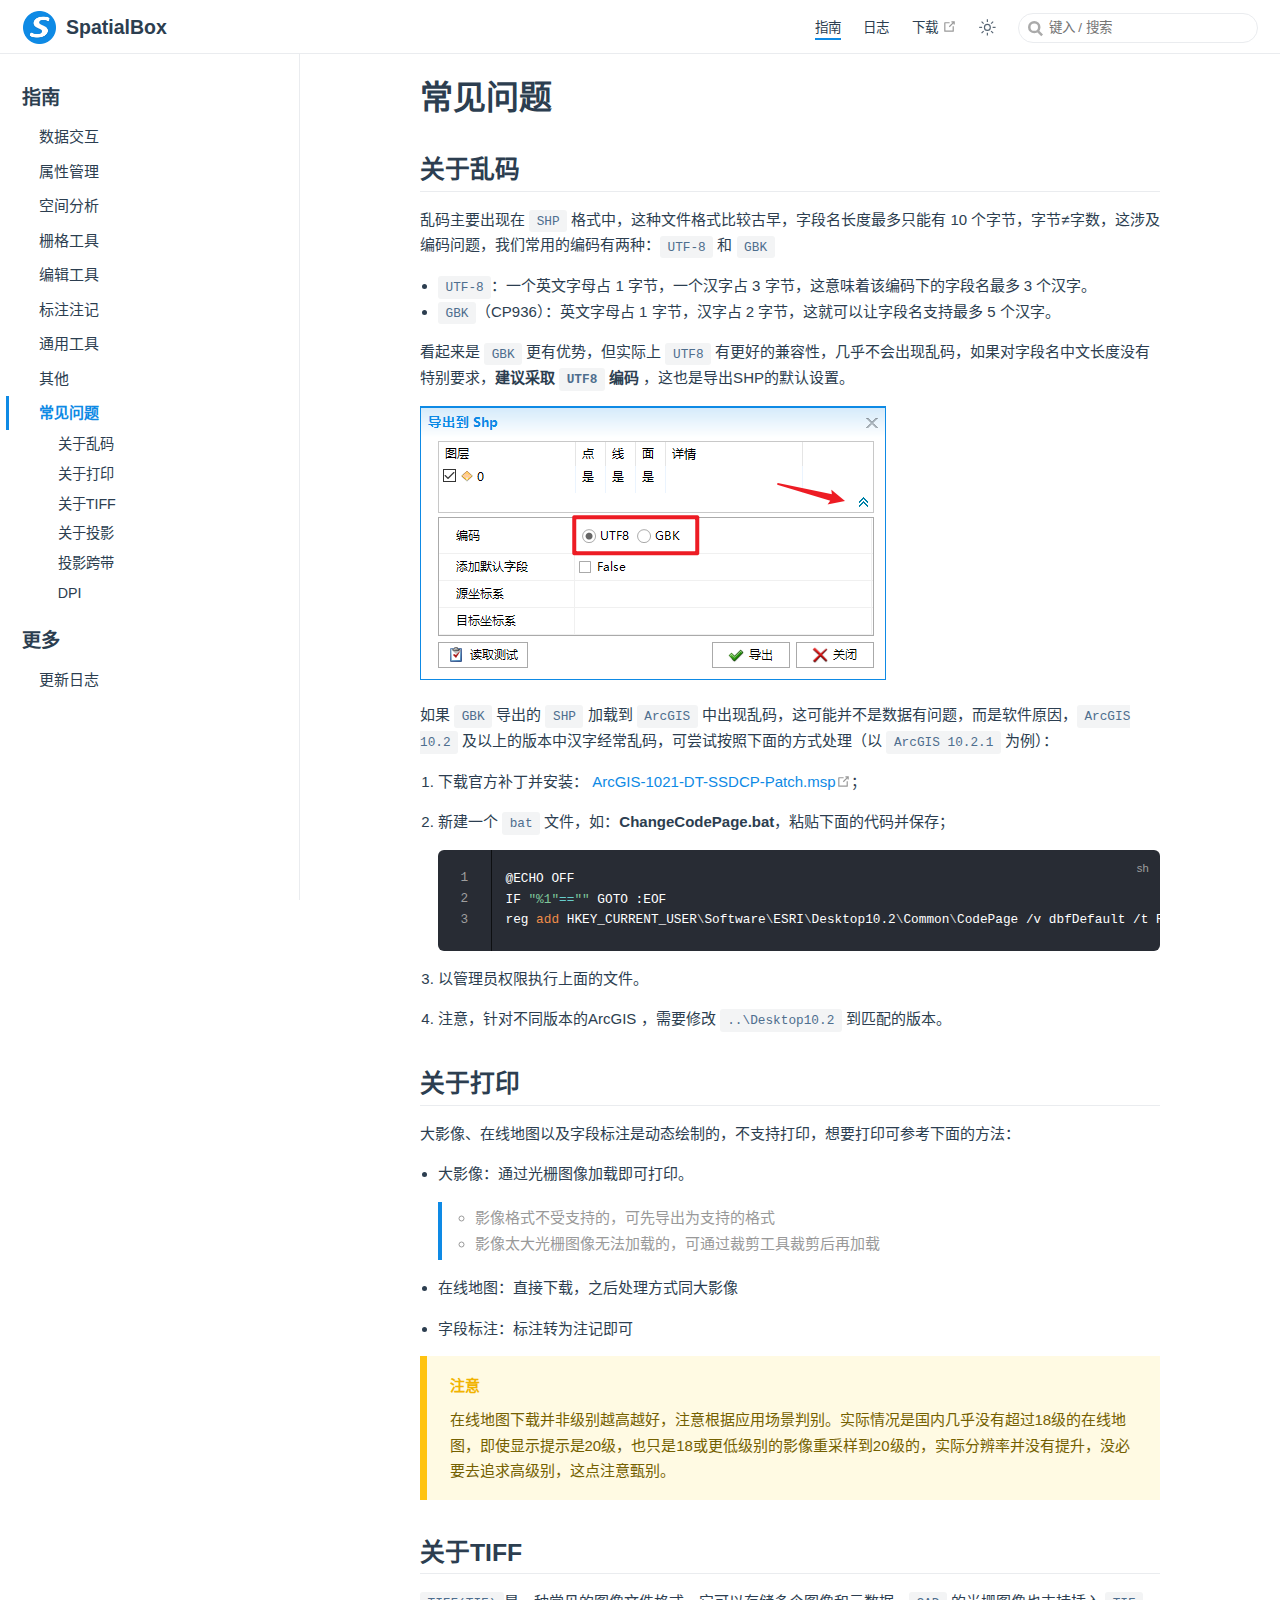
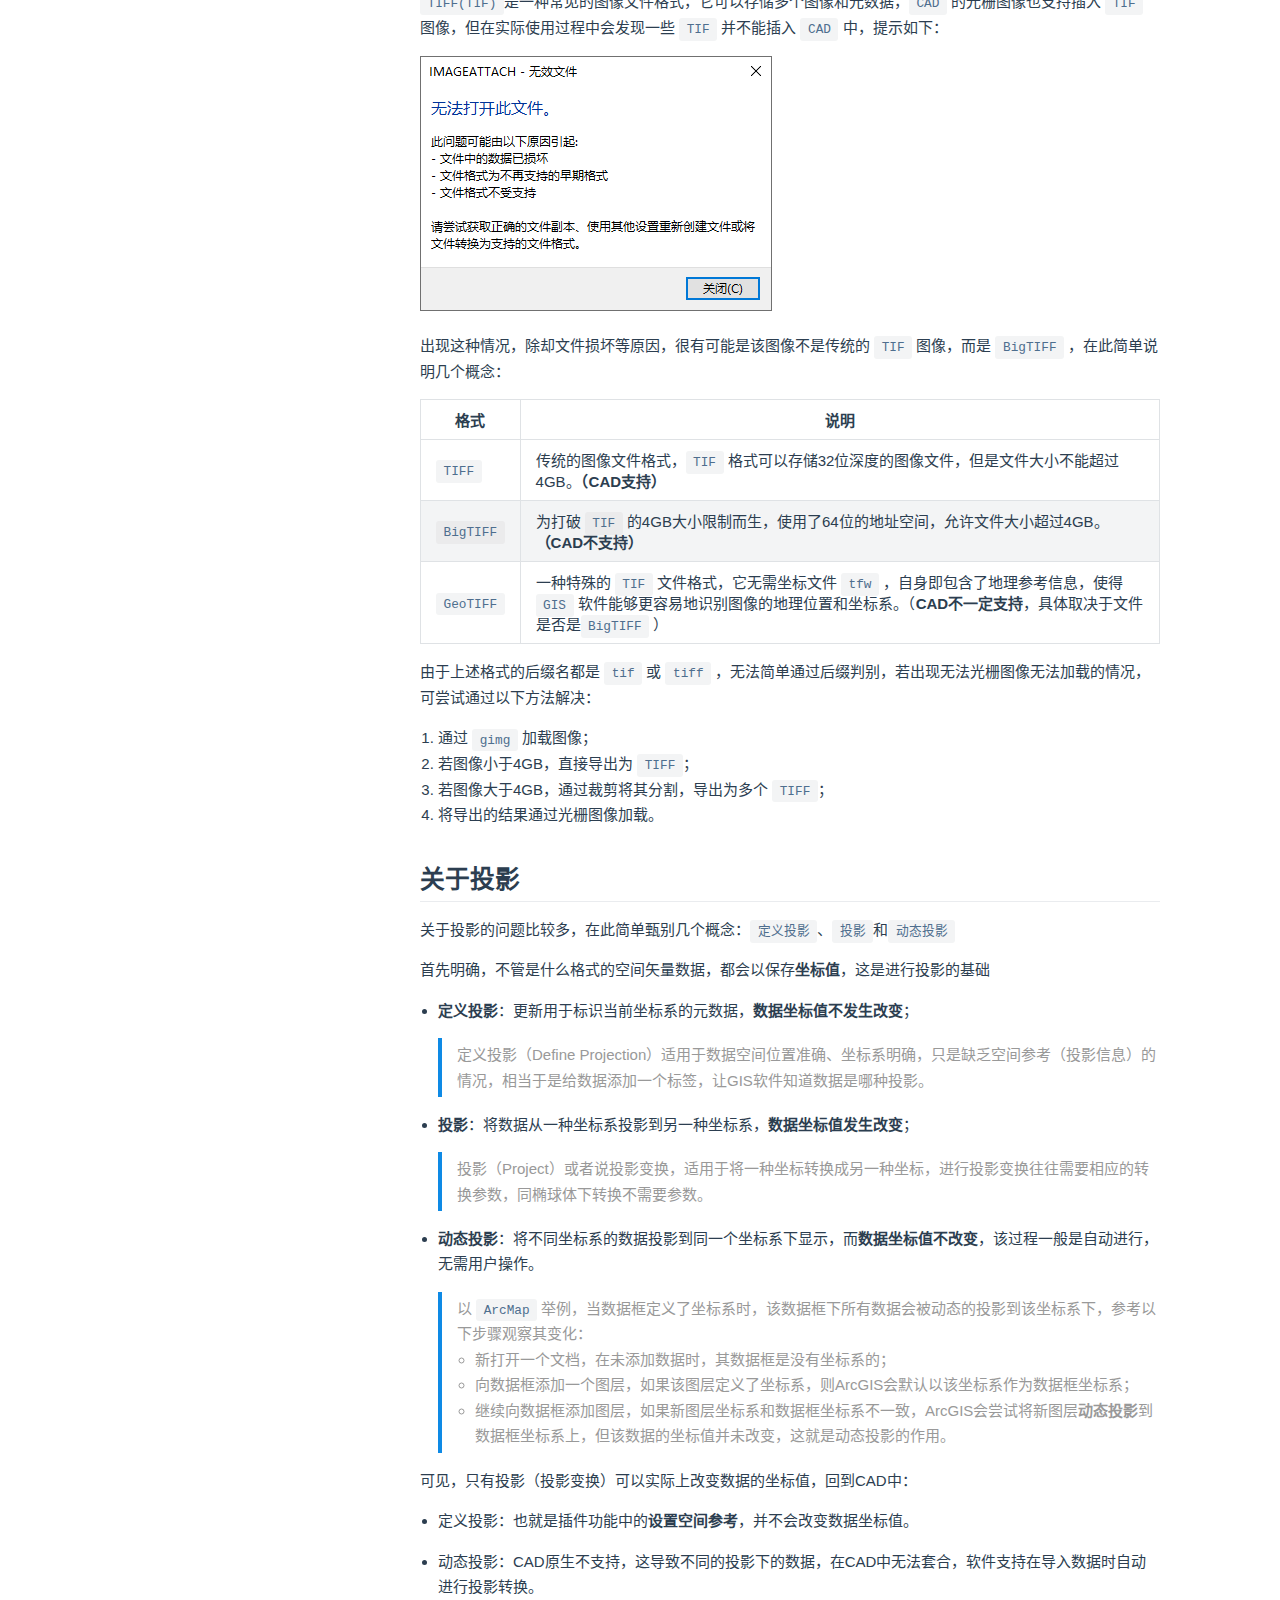
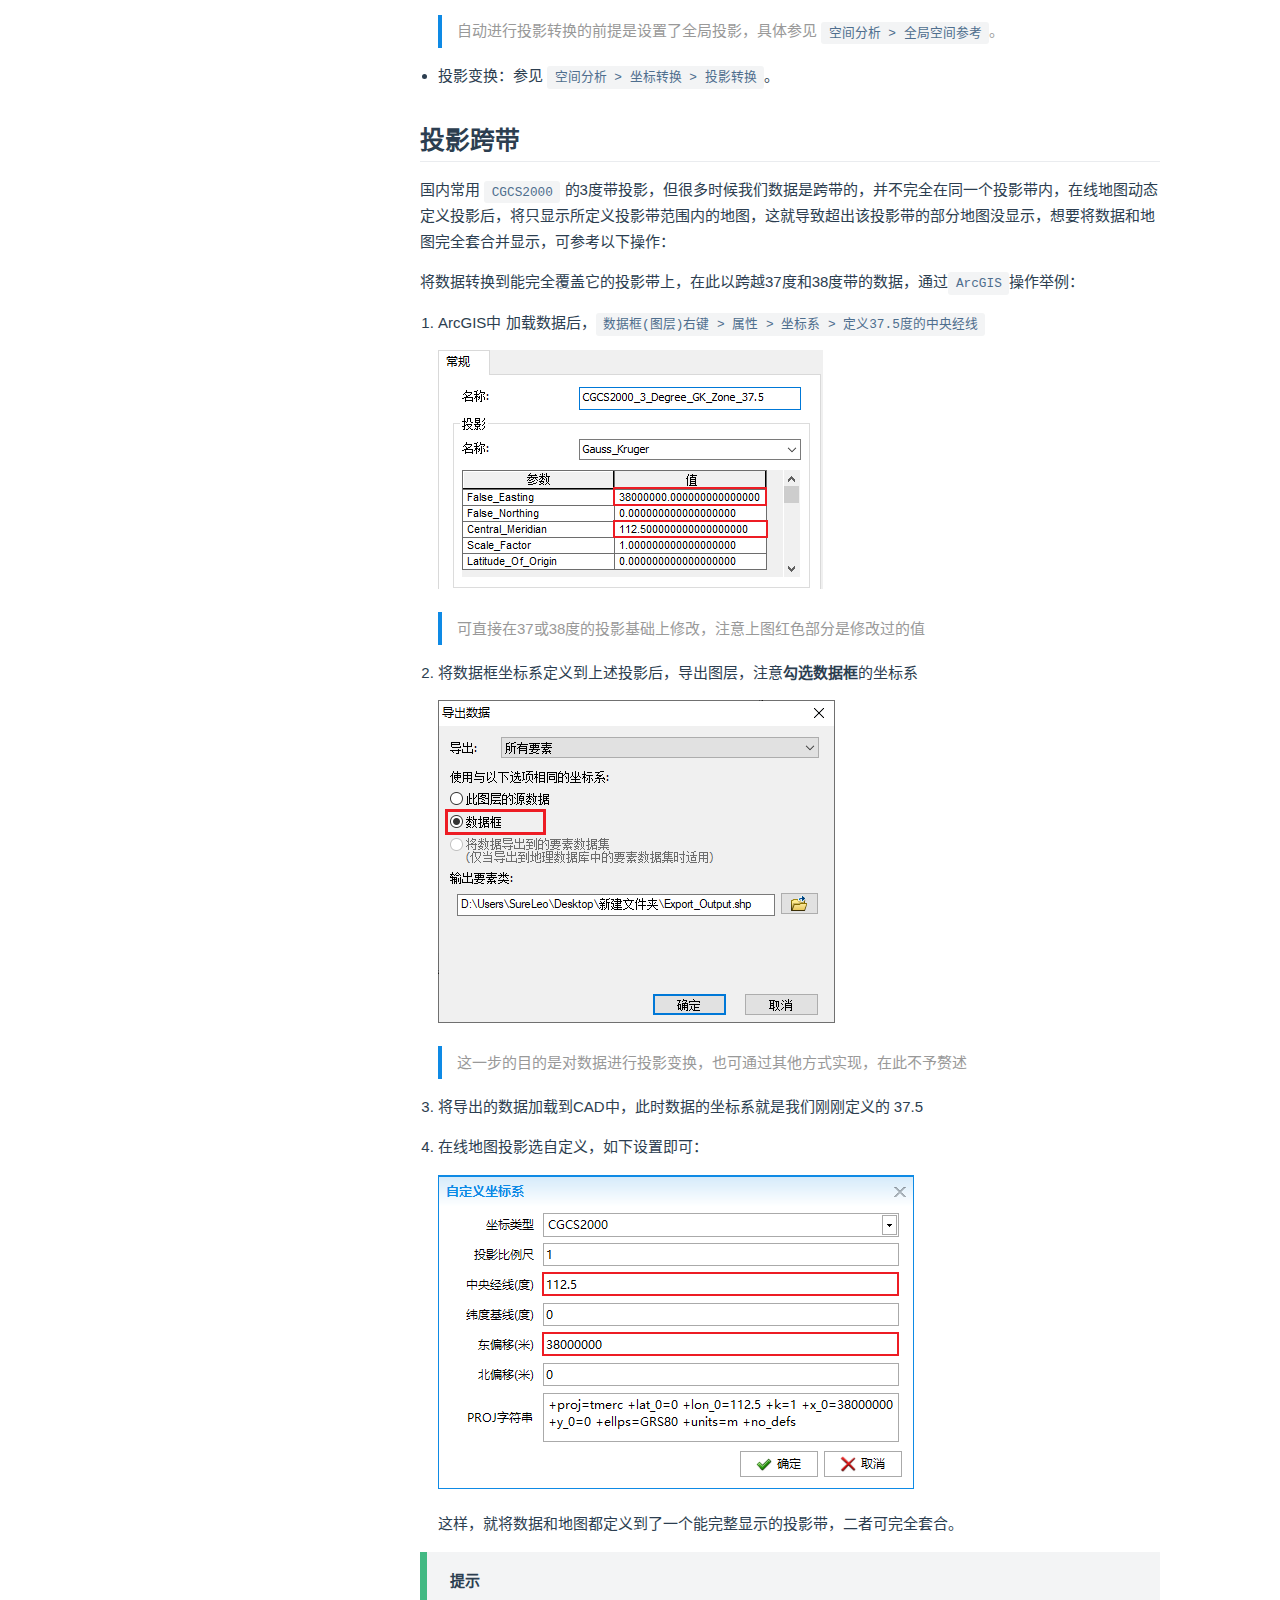
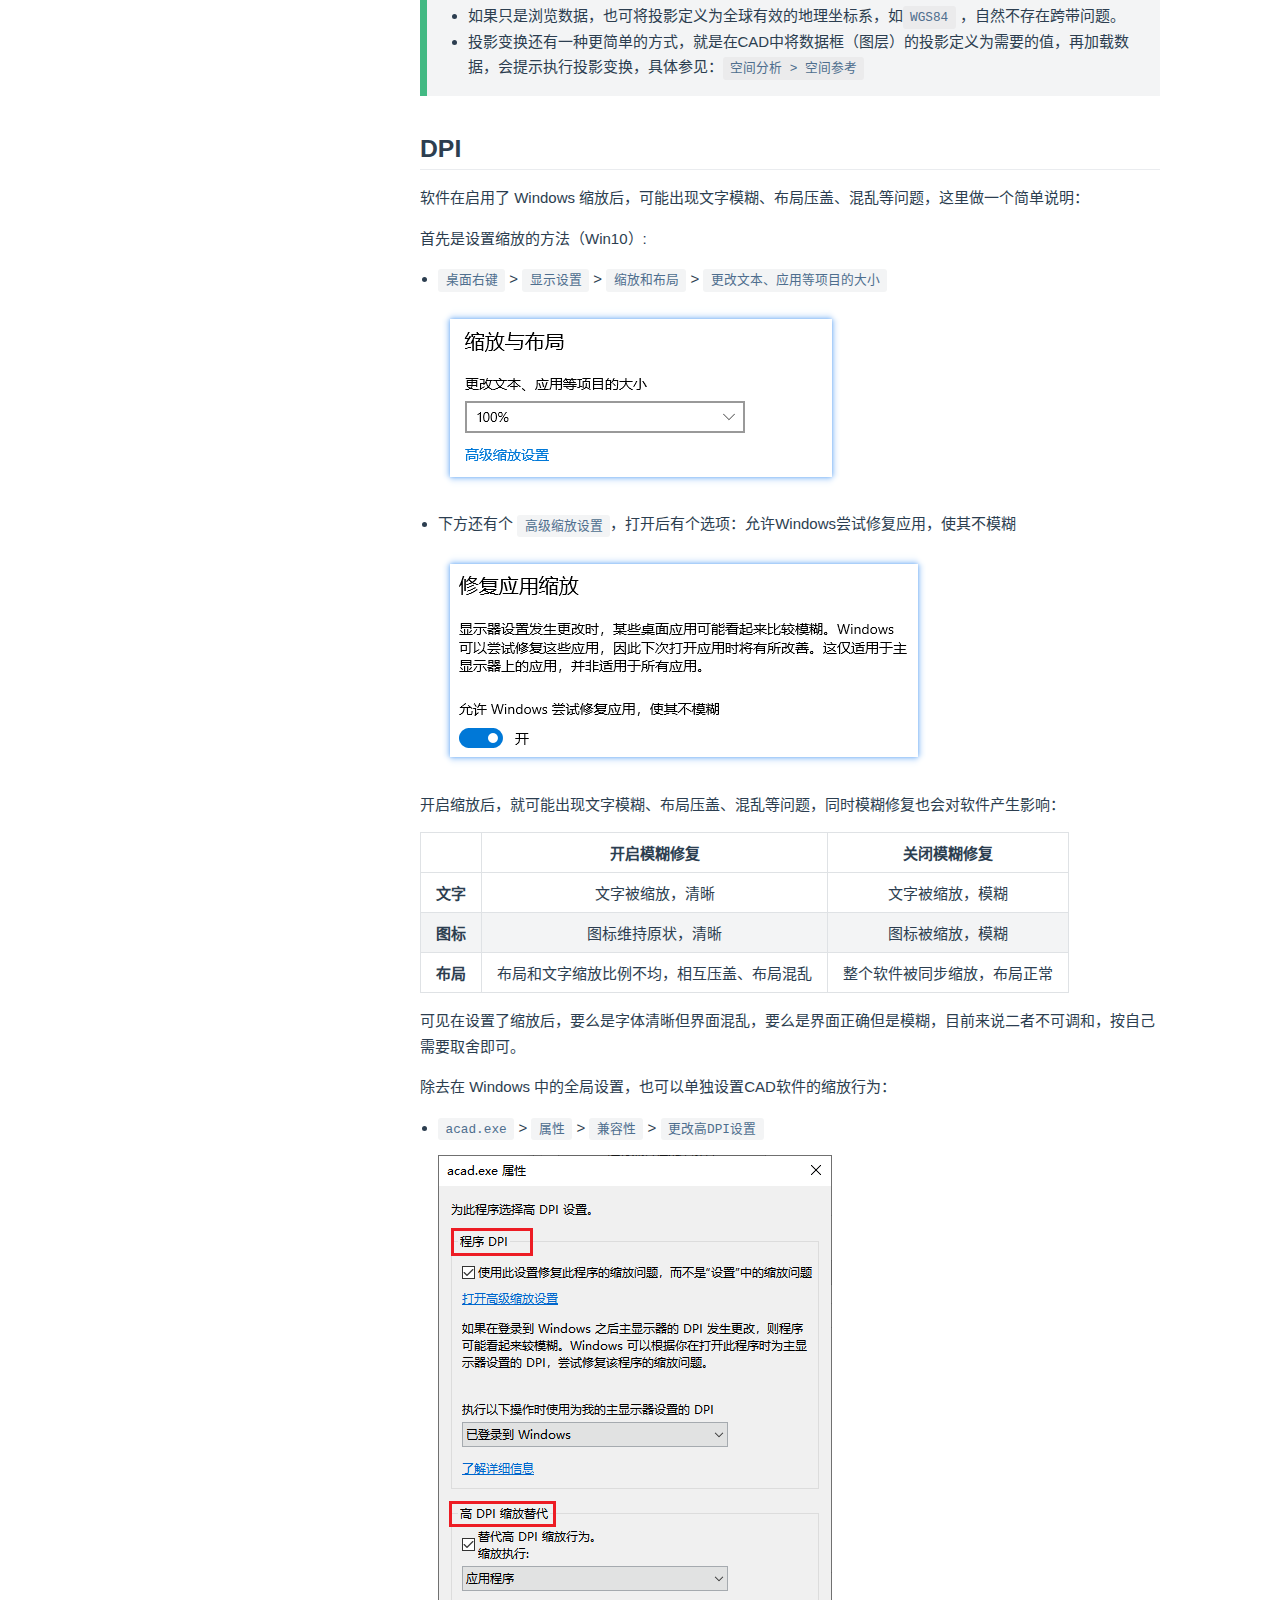
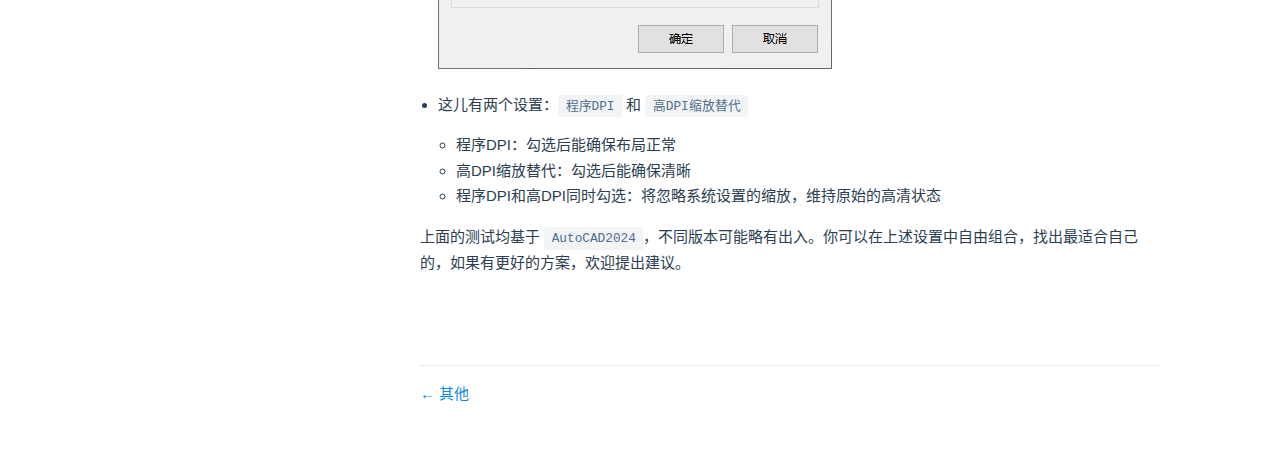
<file: guide/faq.html>
<!DOCTYPE html>
<html lang="zh-CN">
  <head>
    <meta charset="utf-8">
    <meta name="viewport" content="width=device-width,initial-scale=1">
    <meta name="generator" content="VuePress 2.0.0-beta.66">
    <style>
      :root {
        --c-bg: #fff;
      }
      html.dark {
        --c-bg: #22272e;
      }
      html, body {
        background-color: var(--c-bg);
      }
    </style>
    <script>
      const userMode = localStorage.getItem('vuepress-color-scheme');
			const systemDarkMode = window.matchMedia && window.matchMedia('(prefers-color-scheme: dark)').matches;
			if (userMode === 'dark' || (userMode !== 'light' && systemDarkMode)) {
				document.documentElement.classList.toggle('dark', true);
			}
    </script>
    <link rel="icon" href="/images/SpatialBox_Blue512.png"><title>常见问题 | SpatialBox</title><meta name="description" content="SpatialBox 站点">
    <link rel="preload" href="/assets/style-caf66d6e.css" as="style"><link rel="stylesheet" href="/assets/style-caf66d6e.css">
    <link rel="modulepreload" href="/assets/app-c80e1060.js"><link rel="modulepreload" href="/assets/faq.html-3e23c862.js"><link rel="modulepreload" href="/assets/faq.html-8b32b93e.js"><link rel="prefetch" href="/assets/index.html-bfe0cf39.js" as="script"><link rel="prefetch" href="/assets/01data.html-61955d8d.js" as="script"><link rel="prefetch" href="/assets/02Xdata.html-6caaf5f4.js" as="script"><link rel="prefetch" href="/assets/03Spatial.html-f1142a07.js" as="script"><link rel="prefetch" href="/assets/04Raster.html-cd669383.js" as="script"><link rel="prefetch" href="/assets/05Editor.html-ac04d35b.js" as="script"><link rel="prefetch" href="/assets/06Lable.html-b2e95e61.js" as="script"><link rel="prefetch" href="/assets/07Genaral.html-db477477.js" as="script"><link rel="prefetch" href="/assets/08Others.html-074cb1cd.js" as="script"><link rel="prefetch" href="/assets/changelog.html-bbdc7a38.js" as="script"><link rel="prefetch" href="/assets/index.html-f6ffc1e9.js" as="script"><link rel="prefetch" href="/assets/404.html-f9875e7b.js" as="script"><link rel="prefetch" href="/assets/index.html-de2405ad.js" as="script"><link rel="prefetch" href="/assets/01data.html-5c3c74d5.js" as="script"><link rel="prefetch" href="/assets/02Xdata.html-8e3cdddc.js" as="script"><link rel="prefetch" href="/assets/03Spatial.html-844b131a.js" as="script"><link rel="prefetch" href="/assets/04Raster.html-5404404f.js" as="script"><link rel="prefetch" href="/assets/05Editor.html-a14ab7dc.js" as="script"><link rel="prefetch" href="/assets/06Lable.html-e924ab30.js" as="script"><link rel="prefetch" href="/assets/07Genaral.html-c838f7e8.js" as="script"><link rel="prefetch" href="/assets/08Others.html-205118d9.js" as="script"><link rel="prefetch" href="/assets/changelog.html-41bee2a5.js" as="script"><link rel="prefetch" href="/assets/index.html-689842df.js" as="script"><link rel="prefetch" href="/assets/404.html-7650fa32.js" as="script">
  </head>
  <body>
    <div id="app"><!--[--><div class="theme-container"><!--[--><header class="navbar"><div class="toggle-sidebar-button" title="toggle sidebar" aria-expanded="false" role="button" tabindex="0"><div class="icon" aria-hidden="true"><span></span><span></span><span></span></div></div><span><a href="/" class=""><img class="logo" src="/images/SpatialBox_Blue512.png" alt="SpatialBox"><span class="site-name can-hide">SpatialBox</span></a></span><div class="navbar-items-wrapper" style=""><!--[--><!--]--><nav class="navbar-items can-hide"><!--[--><div class="navbar-item"><a href="/guide/" class="router-link-active" aria-label="指南"><!--[--><!--]--> 指南 <!--[--><!--]--></a></div><div class="navbar-item"><a href="/guide/changelog" class="" aria-label="日志"><!--[--><!--]--> 日志 <!--[--><!--]--></a></div><div class="navbar-item"><a class="external-link" href="http://spatialbox.ysepan.com/" rel="noopener noreferrer" target="_blank" aria-label="下载"><!--[--><!--]--> 下载 <span><svg class="external-link-icon" xmlns="http://www.w3.org/2000/svg" aria-hidden="true" focusable="false" x="0px" y="0px" viewBox="0 0 100 100" width="15" height="15"><path fill="currentColor" d="M18.8,85.1h56l0,0c2.2,0,4-1.8,4-4v-32h-8v28h-48v-48h28v-8h-32l0,0c-2.2,0-4,1.8-4,4v56C14.8,83.3,16.6,85.1,18.8,85.1z"></path><polygon fill="currentColor" points="45.7,48.7 51.3,54.3 77.2,28.5 77.2,37.2 85.2,37.2 85.2,14.9 62.8,14.9 62.8,22.9 71.5,22.9"></polygon></svg><span class="external-link-icon-sr-only">open in new window</span></span><!--[--><!--]--></a></div><!--]--></nav><!--[--><!--]--><button class="toggle-color-mode-button" title="toggle color mode"><svg style="" class="icon" focusable="false" viewBox="0 0 32 32"><path d="M16 12.005a4 4 0 1 1-4 4a4.005 4.005 0 0 1 4-4m0-2a6 6 0 1 0 6 6a6 6 0 0 0-6-6z" fill="currentColor"></path><path d="M5.394 6.813l1.414-1.415l3.506 3.506L8.9 10.318z" fill="currentColor"></path><path d="M2 15.005h5v2H2z" fill="currentColor"></path><path d="M5.394 25.197L8.9 21.691l1.414 1.415l-3.506 3.505z" fill="currentColor"></path><path d="M15 25.005h2v5h-2z" fill="currentColor"></path><path d="M21.687 23.106l1.414-1.415l3.506 3.506l-1.414 1.414z" fill="currentColor"></path><path d="M25 15.005h5v2h-5z" fill="currentColor"></path><path d="M21.687 8.904l3.506-3.506l1.414 1.415l-3.506 3.505z" fill="currentColor"></path><path d="M15 2.005h2v5h-2z" fill="currentColor"></path></svg><svg style="display:none;" class="icon" focusable="false" viewBox="0 0 32 32"><path d="M13.502 5.414a15.075 15.075 0 0 0 11.594 18.194a11.113 11.113 0 0 1-7.975 3.39c-.138 0-.278.005-.418 0a11.094 11.094 0 0 1-3.2-21.584M14.98 3a1.002 1.002 0 0 0-.175.016a13.096 13.096 0 0 0 1.825 25.981c.164.006.328 0 .49 0a13.072 13.072 0 0 0 10.703-5.555a1.01 1.01 0 0 0-.783-1.565A13.08 13.08 0 0 1 15.89 4.38A1.015 1.015 0 0 0 14.98 3z" fill="currentColor"></path></svg></button><form class="search-box" role="search"><input type="search" placeholder="键入 / 搜索" autocomplete="off" spellcheck="false" value><!----></form></div></header><!--]--><div class="sidebar-mask"></div><!--[--><aside class="sidebar"><nav class="navbar-items"><!--[--><div class="navbar-item"><a href="/guide/" class="router-link-active" aria-label="指南"><!--[--><!--]--> 指南 <!--[--><!--]--></a></div><div class="navbar-item"><a href="/guide/changelog" class="" aria-label="日志"><!--[--><!--]--> 日志 <!--[--><!--]--></a></div><div class="navbar-item"><a class="external-link" href="http://spatialbox.ysepan.com/" rel="noopener noreferrer" target="_blank" aria-label="下载"><!--[--><!--]--> 下载 <span><svg class="external-link-icon" xmlns="http://www.w3.org/2000/svg" aria-hidden="true" focusable="false" x="0px" y="0px" viewBox="0 0 100 100" width="15" height="15"><path fill="currentColor" d="M18.8,85.1h56l0,0c2.2,0,4-1.8,4-4v-32h-8v28h-48v-48h28v-8h-32l0,0c-2.2,0-4,1.8-4,4v56C14.8,83.3,16.6,85.1,18.8,85.1z"></path><polygon fill="currentColor" points="45.7,48.7 51.3,54.3 77.2,28.5 77.2,37.2 85.2,37.2 85.2,14.9 62.8,14.9 62.8,22.9 71.5,22.9"></polygon></svg><span class="external-link-icon-sr-only">open in new window</span></span><!--[--><!--]--></a></div><!--]--></nav><!--[--><!--]--><ul class="sidebar-items"><!--[--><li><p tabindex="0" class="sidebar-item sidebar-heading active">指南 <!----></p><ul style="" class="sidebar-item-children"><!--[--><li><a href="/guide/01data.html" class="sidebar-item" aria-label="数据交互"><!--[--><!--]--> 数据交互 <!--[--><!--]--></a><!----></li><li><a href="/guide/02xdata.html" class="sidebar-item" aria-label="属性管理"><!--[--><!--]--> 属性管理 <!--[--><!--]--></a><!----></li><li><a href="/guide/03spatial.html" class="sidebar-item" aria-label="空间分析"><!--[--><!--]--> 空间分析 <!--[--><!--]--></a><!----></li><li><a href="/guide/04raster.html" class="sidebar-item" aria-label="栅格工具"><!--[--><!--]--> 栅格工具 <!--[--><!--]--></a><!----></li><li><a href="/guide/05editor.html" class="sidebar-item" aria-label="编辑工具"><!--[--><!--]--> 编辑工具 <!--[--><!--]--></a><!----></li><li><a href="/guide/06lable.html" class="sidebar-item" aria-label="标注注记"><!--[--><!--]--> 标注注记 <!--[--><!--]--></a><!----></li><li><a href="/guide/07genaral.html" class="sidebar-item" aria-label="通用工具"><!--[--><!--]--> 通用工具 <!--[--><!--]--></a><!----></li><li><a href="/guide/08others.html" class="sidebar-item" aria-label="其他"><!--[--><!--]--> 其他 <!--[--><!--]--></a><!----></li><li><a aria-current="page" href="/guide/faq.html" class="router-link-active router-link-exact-active router-link-active sidebar-item active" aria-label="常见问题"><!--[--><!--]--> 常见问题 <!--[--><!--]--></a><ul style="" class="sidebar-item-children"><!--[--><li><a aria-current="page" href="/guide/faq.html#关于乱码" class="router-link-active router-link-exact-active sidebar-item" aria-label="关于乱码"><!--[--><!--]--> 关于乱码 <!--[--><!--]--></a><!----></li><li><a aria-current="page" href="/guide/faq.html#关于打印" class="router-link-active router-link-exact-active sidebar-item" aria-label="关于打印"><!--[--><!--]--> 关于打印 <!--[--><!--]--></a><!----></li><li><a aria-current="page" href="/guide/faq.html#关于tiff" class="router-link-active router-link-exact-active sidebar-item" aria-label="关于TIFF"><!--[--><!--]--> 关于TIFF <!--[--><!--]--></a><!----></li><li><a aria-current="page" href="/guide/faq.html#关于投影" class="router-link-active router-link-exact-active sidebar-item" aria-label="关于投影"><!--[--><!--]--> 关于投影 <!--[--><!--]--></a><!----></li><li><a aria-current="page" href="/guide/faq.html#投影跨带" class="router-link-active router-link-exact-active sidebar-item" aria-label="投影跨带"><!--[--><!--]--> 投影跨带 <!--[--><!--]--></a><!----></li><li><a aria-current="page" href="/guide/faq.html#dpi" class="router-link-active router-link-exact-active sidebar-item" aria-label="DPI"><!--[--><!--]--> DPI <!--[--><!--]--></a><!----></li><!--]--></ul></li><!--]--></ul></li><li><p tabindex="0" class="sidebar-item sidebar-heading">更多 <!----></p><ul style="" class="sidebar-item-children"><!--[--><li><a href="/guide/changelog.html" class="sidebar-item" aria-label="更新日志"><!--[--><!--]--> 更新日志 <!--[--><!--]--></a><!----></li><!--]--></ul></li><!--]--></ul><!--[--><!--]--></aside><!--]--><!--[--><main class="page"><!--[--><!--]--><div class="theme-default-content"><!--[--><!--]--><div><h1 id="常见问题" tabindex="-1"><a class="header-anchor" href="#常见问题" aria-hidden="true">#</a> 常见问题</h1><h2 id="关于乱码" tabindex="-1"><a class="header-anchor" href="#关于乱码" aria-hidden="true">#</a> 关于乱码</h2><p>乱码主要出现在 <code>SHP</code> 格式中，这种文件格式比较古早，字段名长度最多只能有 10 个字节，字节≠字数，这涉及编码问题，我们常用的编码有两种：<code>UTF-8</code> 和 <code>GBK</code></p><ul><li><code>UTF-8</code>：一个英文字母占 1 字节，一个汉字占 3 字节，这意味着该编码下的字段名最多 3 个汉字。</li><li><code>GBK</code>（CP936）：英文字母占 1 字节，汉字占 2 字节，这就可以让字段名支持最多 5 个汉字。</li></ul><p>看起来是 <code>GBK</code> 更有优势，但实际上 <code>UTF8</code> 有更好的兼容性，几乎不会出现乱码，如果对字段名中文长度没有特别要求，<strong>建议采取 <code>UTF8</code> 编码</strong> ，这也是导出SHP的默认设置。</p><p><img src="/assets/0导出SHP编码-18b88dae.png" alt="image-20230809111040007"></p><p>如果 <code>GBK</code> 导出的 <code>SHP</code> 加载到 <code>ArcGIS</code> 中出现乱码，这可能并不是数据有问题，而是软件原因，<code>ArcGIS 10.2</code> 及以上的版本中汉字经常乱码，可尝试按照下面的方式处理（以 <code>ArcGIS 10.2.1</code> 为例）：</p><ol><li><p>下载官方补丁并安装： <a href="https://downloads.esri.com/Support/downloads/other_/ArcGIS-1021-DT-SSDCP-Patch.msp" target="_blank" rel="noopener noreferrer">ArcGIS-1021-DT-SSDCP-Patch.msp<span><svg class="external-link-icon" xmlns="http://www.w3.org/2000/svg" aria-hidden="true" focusable="false" x="0px" y="0px" viewBox="0 0 100 100" width="15" height="15"><path fill="currentColor" d="M18.8,85.1h56l0,0c2.2,0,4-1.8,4-4v-32h-8v28h-48v-48h28v-8h-32l0,0c-2.2,0-4,1.8-4,4v56C14.8,83.3,16.6,85.1,18.8,85.1z"></path><polygon fill="currentColor" points="45.7,48.7 51.3,54.3 77.2,28.5 77.2,37.2 85.2,37.2 85.2,14.9 62.8,14.9 62.8,22.9 71.5,22.9"></polygon></svg><span class="external-link-icon-sr-only">open in new window</span></span></a>；</p></li><li><p>新建一个 <code>bat</code> 文件，如：<strong>ChangeCodePage.bat</strong>，粘贴下面的代码并保存；</p><div class="language-bash line-numbers-mode" data-ext="sh"><pre class="language-bash"><code>@ECHO OFF
IF <span class="token string">&quot;%1&quot;</span><span class="token operator">==</span><span class="token string">&quot;&quot;</span> GOTO :EOF
reg <span class="token function">add</span> HKEY_CURRENT_USER<span class="token punctuation">\</span>Software<span class="token punctuation">\</span>ESRI<span class="token punctuation">\</span>Desktop10.2<span class="token punctuation">\</span>Common<span class="token punctuation">\</span>CodePage /v dbfDefault /t REG_SZ /d <span class="token number">936</span>  /f
</code></pre><div class="line-numbers" aria-hidden="true"><div class="line-number"></div><div class="line-number"></div><div class="line-number"></div></div></div></li><li><p>以管理员权限执行上面的文件。</p></li><li><p>注意，针对不同版本的ArcGIS ，需要修改 <code>..\Desktop10.2</code> 到匹配的版本。</p></li></ol><h2 id="关于打印" tabindex="-1"><a class="header-anchor" href="#关于打印" aria-hidden="true">#</a> 关于打印</h2><p>大影像、在线地图以及字段标注是动态绘制的，不支持打印，想要打印可参考下面的方法：</p><ul><li><p>大影像：通过光栅图像加载即可打印。</p><blockquote><ul><li>影像格式不受支持的，可先导出为支持的格式</li><li>影像太大光栅图像无法加载的，可通过裁剪工具裁剪后再加载</li></ul></blockquote></li><li><p>在线地图：直接下载，之后处理方式同大影像</p></li><li><p>字段标注：标注转为注记即可</p></li></ul><div class="custom-container warning"><p class="custom-container-title">注意</p><p>在线地图下载并非级别越高越好，注意根据应用场景判别。实际情况是国内几乎没有超过18级的在线地图，即使显示提示是20级，也只是18或更低级别的影像重采样到20级的，实际分辨率并没有提升，没必要去追求高级别，这点注意甄别。</p></div><h2 id="关于tiff" tabindex="-1"><a class="header-anchor" href="#关于tiff" aria-hidden="true">#</a> 关于TIFF</h2><p><code>TIFF(TIF)</code>是一种常见的图像文件格式，它可以存储多个图像和元数据，<code>CAD</code> 的光栅图像也支持插入 <code>TIF</code> 图像，但在实际使用过程中会发现一些 <code>TIF</code> 并不能插入 <code>CAD</code> 中，提示如下：</p><p><img src="/assets/0光栅图像_格式错误提示-a95f9826.png" alt="image"></p><p>出现这种情况，除却文件损坏等原因，很有可能是该图像不是传统的 <code>TIF</code> 图像，而是 <code>BigTIFF</code> ，在此简单说明几个概念：</p><table><thead><tr><th>格式</th><th>说明</th></tr></thead><tbody><tr><td><code>TIFF</code></td><td>传统的图像文件格式，<code>TIF</code> 格式可以存储32位深度的图像文件，但是文件大小不能超过4GB。<strong>（CAD支持）</strong></td></tr><tr><td><code>BigTIFF</code></td><td>为打破 <code>TIF</code> 的4GB大小限制而生，使用了64位的地址空间，允许文件大小超过4GB。<strong>（CAD不支持）</strong></td></tr><tr><td><code>GeoTIFF</code></td><td>一种特殊的 <code>TIF</code> 文件格式，它无需坐标文件 <code>tfw</code> ，自身即包含了地理参考信息，使得<code>GIS</code> 软件能够更容易地识别图像的地理位置和坐标系。（<strong>CAD不一定支持</strong>，具体取决于文件是否是<code>BigTIFF</code> ）</td></tr></tbody></table><p>由于上述格式的后缀名都是 <code>tif</code> 或 <code>tiff</code> ，无法简单通过后缀判别，若出现无法光栅图像无法加载的情况，可尝试通过以下方法解决：</p><ol><li>通过 <code>gimg</code> 加载图像；</li><li>若图像小于4GB，直接导出为 <code>TIFF</code>；</li><li>若图像大于4GB，通过裁剪将其分割，导出为多个 <code>TIFF</code>；</li><li>将导出的结果通过光栅图像加载。</li></ol><h2 id="关于投影" tabindex="-1"><a class="header-anchor" href="#关于投影" aria-hidden="true">#</a> 关于投影</h2><p>关于投影的问题比较多，在此简单甄别几个概念：<code>定义投影</code>、<code>投影</code>和<code>动态投影</code></p><p>首先明确，不管是什么格式的空间矢量数据，都会以保存<strong>坐标值</strong>，这是进行投影的基础</p><ul><li><p><strong>定义投影</strong>：更新用于标识当前坐标系的元数据，<strong>数据坐标值不发生改变</strong>；</p><blockquote><p>定义投影（Define Projection）适用于数据空间位置准确、坐标系明确，只是缺乏空间参考（投影信息）的情况，相当于是给数据添加一个标签，让GIS软件知道数据是哪种投影。</p></blockquote></li><li><p><strong>投影</strong>：将数据从一种坐标系投影到另一种坐标系，<strong>数据坐标值发生改变</strong>；</p><blockquote><p>投影（Project）或者说投影变换，适用于将一种坐标转换成另一种坐标，进行投影变换往往需要相应的转换参数，同椭球体下转换不需要参数。</p></blockquote></li><li><p><strong>动态投影</strong>：将不同坐标系的数据投影到同一个坐标系下显示，而<strong>数据坐标值不改变</strong>，该过程一般是自动进行，无需用户操作。</p><blockquote><p>以 <code>ArcMap</code> 举例，当数据框定义了坐标系时，该数据框下所有数据会被动态的投影到该坐标系下，参考以下步骤观察其变化：</p><ul><li>新打开一个文档，在未添加数据时，其数据框是没有坐标系的；</li><li>向数据框添加一个图层，如果该图层定义了坐标系，则ArcGIS会默认以该坐标系作为数据框坐标系；</li><li>继续向数据框添加图层，如果新图层坐标系和数据框坐标系不一致，ArcGIS会尝试将新图层<strong>动态投影</strong>到数据框坐标系上，但该数据的坐标值并未改变，这就是动态投影的作用。</li></ul></blockquote></li></ul><p>可见，只有投影（投影变换）可以实际上改变数据的坐标值，回到CAD中：</p><ul><li><p>定义投影：也就是插件功能中的<strong>设置空间参考</strong>，并不会改变数据坐标值。</p></li><li><p>动态投影：CAD原生不支持，这导致不同的投影下的数据，在CAD中无法套合，软件支持在导入数据时自动进行投影转换。</p><blockquote><p>自动进行投影转换的前提是设置了全局投影，具体参见 <code>空间分析 &gt; 全局空间参考</code>。</p></blockquote></li><li><p>投影变换：参见 <code>空间分析 &gt; 坐标转换 &gt; 投影转换</code>。</p></li></ul><h2 id="投影跨带" tabindex="-1"><a class="header-anchor" href="#投影跨带" aria-hidden="true">#</a> 投影跨带</h2><p>国内常用 <code>CGCS2000</code> 的3度带投影，但很多时候我们数据是跨带的，并不完全在同一个投影带内，在线地图动态定义投影后，将只显示所定义投影带范围内的地图，这就导致超出该投影带的部分地图没显示，想要将数据和地图完全套合并显示，可参考以下操作：</p><p>将数据转换到能完全覆盖它的投影带上，在此以跨越37度和38度带的数据，通过<code>ArcGIS</code>操作举例：</p><ol><li><p>ArcGIS中 加载数据后，<code>数据框(图层)右键 &gt; 属性 &gt; 坐标系 &gt; 定义37.5度的中央经线</code></p><p><img src="/assets/0ArcGIS中央经线调整-83bab65c.png" alt="image"></p><blockquote><p>可直接在37或38度的投影基础上修改，注意上图红色部分是修改过的值</p></blockquote></li><li><p>将数据框坐标系定义到上述投影后，导出图层，注意<strong>勾选数据框</strong>的坐标系</p><p><img src="/assets/0导出到数据框-f2f5ae51.png" alt="image-20230808151058568"></p><blockquote><p>这一步的目的是对数据进行投影变换，也可通过其他方式实现，在此不予赘述</p></blockquote></li><li><p>将导出的数据加载到CAD中，此时数据的坐标系就是我们刚刚定义的 37.5</p></li><li><p>在线地图投影选自定义，如下设置即可：</p><p><img src="/assets/0SBOX中央经线调整-010e0cf3.png" alt="image"></p><p>这样，就将数据和地图都定义到了一个能完整显示的投影带，二者可完全套合。</p></li></ol><div class="custom-container tip"><p class="custom-container-title">提示</p><ul><li>如果只是浏览数据，也可将投影定义为全球有效的地理坐标系，如<code>WGS84</code> ，自然不存在跨带问题。</li><li>投影变换还有一种更简单的方式，就是在CAD中将数据框（图层）的投影定义为需要的值，再加载数据，会提示执行投影变换，具体参见：<code>空间分析 &gt; 空间参考</code></li></ul></div><h2 id="dpi" tabindex="-1"><a class="header-anchor" href="#dpi" aria-hidden="true">#</a> DPI</h2><p>软件在启用了 Windows 缩放后，可能出现文字模糊、布局压盖、混乱等问题，这里做一个简单说明：</p><p>首先是设置缩放的方法（Win10）:</p><ul><li><p><code>桌面右键</code> &gt; <code>显示设置</code> &gt; <code>缩放和布局</code> &gt; <code>更改文本、应用等项目的大小</code></p><p><img src="/assets/0Win10缩放布局-42718727.png" alt="image-20230810151336698"></p></li><li><p>下方还有个 <code>高级缩放设置</code>，打开后有个选项：允许Windows尝试修复应用，使其不模糊</p><p><img src="/assets/0Win10模糊修复-a321d959.png" alt="image-20230810151429776"></p></li></ul><p>开启缩放后，就可能出现文字模糊、布局压盖、混乱等问题，同时模糊修复也会对软件产生影响：</p><table><thead><tr><th style="text-align:center;"></th><th style="text-align:center;">开启模糊修复</th><th style="text-align:center;">关闭模糊修复</th></tr></thead><tbody><tr><td style="text-align:center;"><strong>文字</strong></td><td style="text-align:center;">文字被缩放，清晰</td><td style="text-align:center;">文字被缩放，模糊</td></tr><tr><td style="text-align:center;"><strong>图标</strong></td><td style="text-align:center;">图标维持原状，清晰</td><td style="text-align:center;">图标被缩放，模糊</td></tr><tr><td style="text-align:center;"><strong>布局</strong></td><td style="text-align:center;">布局和文字缩放比例不均，相互压盖、布局混乱</td><td style="text-align:center;">整个软件被同步缩放，布局正常</td></tr></tbody></table><p>可见在设置了缩放后，要么是字体清晰但界面混乱，要么是界面正确但是模糊，目前来说二者不可调和，按自己需要取舍即可。</p><p>除去在 Windows 中的全局设置，也可以单独设置CAD软件的缩放行为：</p><ul><li><p><code>acad.exe</code> &gt; <code>属性</code> &gt; <code>兼容性</code> &gt; <code>更改高DPI设置</code></p><p><img src="/assets/0CAD设置DPI-1fce4d6f.png" alt="image-20230810153802264"></p></li><li><p>这儿有两个设置：<code>程序DPI</code> 和 <code>高DPI缩放替代</code></p><ul><li>程序DPI：勾选后能确保布局正常</li><li>高DPI缩放替代：勾选后能确保清晰</li><li>程序DPI和高DPI同时勾选：将忽略系统设置的缩放，维持原始的高清状态</li></ul></li></ul><p>上面的测试均基于 <code>AutoCAD2024</code>，不同版本可能略有出入。你可以在上述设置中自由组合，找出最适合自己的，如果有更好的方案，欢迎提出建议。</p></div><!--[--><!--]--></div><footer class="page-meta"><!----><!----><!----></footer><nav class="page-nav"><p class="inner"><span class="prev"><a href="/guide/08others.html" class="" aria-label="其他"><!--[--><!--]--> 其他 <!--[--><!--]--></a></span><!----></p></nav><!--[--><!--]--></main><!--]--></div><!----><!--]--></div>
    <script type="module" src="/assets/app-c80e1060.js" defer></script>
  </body>
</html>
</file>
<file: assets/style-caf66d6e.css>
:root{--back-to-top-z-index: 5;--back-to-top-color: #3eaf7c;--back-to-top-color-hover: #71cda3}.back-to-top{cursor:pointer;position:fixed;bottom:2rem;right:2.5rem;width:2rem;height:1.2rem;background-color:var(--back-to-top-color);-webkit-mask:url(/assets/back-to-top-8efcbe56.svg) no-repeat;mask:url(/assets/back-to-top-8efcbe56.svg) no-repeat;z-index:var(--back-to-top-z-index)}.back-to-top:hover{background-color:var(--back-to-top-color-hover)}@media (max-width: 959px){.back-to-top{display:none}}@media print{.back-to-top{display:none}}.back-to-top-enter-active,.back-to-top-leave-active{transition:opacity .3s}.back-to-top-enter-from,.back-to-top-leave-to{opacity:0}:root{--external-link-icon-color: #aaa}.external-link-icon{position:relative;display:inline-block;color:var(--external-link-icon-color);vertical-align:middle;top:-1px}@media print{.external-link-icon{display:none}}.external-link-icon-sr-only{position:absolute;width:1px;height:1px;padding:0;margin:-1px;overflow:hidden;clip:rect(0,0,0,0);white-space:nowrap;border-width:0;-webkit-user-select:none;-moz-user-select:none;user-select:none}:root{--medium-zoom-z-index: 100;--medium-zoom-bg-color: #ffffff;--medium-zoom-opacity: 1}.medium-zoom-overlay{background-color:var(--medium-zoom-bg-color)!important;z-index:var(--medium-zoom-z-index)}.medium-zoom-overlay~img{z-index:calc(var(--medium-zoom-z-index) + 1)}.medium-zoom--opened .medium-zoom-overlay{opacity:var(--medium-zoom-opacity)}:root{--nprogress-color: #29d;--nprogress-z-index: 1031}#nprogress{pointer-events:none}#nprogress .bar{background:var(--nprogress-color);position:fixed;z-index:var(--nprogress-z-index);top:0;left:0;width:100%;height:2px}:root{--c-brand: #3eaf7c;--c-brand-light: #4abf8a;--c-bg: #ffffff;--c-bg-light: #f3f4f5;--c-bg-lighter: #eeeeee;--c-bg-dark: #ebebec;--c-bg-darker: #e6e6e6;--c-bg-navbar: var(--c-bg);--c-bg-sidebar: var(--c-bg);--c-bg-arrow: #cccccc;--c-text: #2c3e50;--c-text-accent: var(--c-brand);--c-text-light: #3a5169;--c-text-lighter: #4e6e8e;--c-text-lightest: #6a8bad;--c-text-quote: #999999;--c-border: #eaecef;--c-border-dark: #dfe2e5;--c-tip: #42b983;--c-tip-bg: var(--c-bg-light);--c-tip-title: var(--c-text);--c-tip-text: var(--c-text);--c-tip-text-accent: var(--c-text-accent);--c-warning: #ffc310;--c-warning-bg: #fffae3;--c-warning-bg-light: #fff3ba;--c-warning-bg-lighter: #fff0b0;--c-warning-border-dark: #f7dc91;--c-warning-details-bg: #fff5ca;--c-warning-title: #f1b300;--c-warning-text: #746000;--c-warning-text-accent: #edb100;--c-warning-text-light: #c1971c;--c-warning-text-quote: #ccab49;--c-danger: #f11e37;--c-danger-bg: #ffe0e0;--c-danger-bg-light: #ffcfde;--c-danger-bg-lighter: #ffc9c9;--c-danger-border-dark: #f1abab;--c-danger-details-bg: #ffd4d4;--c-danger-title: #ed1e2c;--c-danger-text: #660000;--c-danger-text-accent: #bd1a1a;--c-danger-text-light: #b5474d;--c-danger-text-quote: #c15b5b;--c-details-bg: #eeeeee;--c-badge-tip: var(--c-tip);--c-badge-warning: #ecc808;--c-badge-warning-text: var(--c-bg);--c-badge-danger: #dc2626;--c-badge-danger-text: var(--c-bg);--t-color: .3s ease;--t-transform: .3s ease;--code-bg-color: #282c34;--code-hl-bg-color: rgba(0, 0, 0, .66);--code-ln-color: #9e9e9e;--code-ln-wrapper-width: 3.5rem;--font-family: -apple-system, BlinkMacSystemFont, "Segoe UI", Roboto, Oxygen, Ubuntu, Cantarell, "Fira Sans", "Droid Sans", "Helvetica Neue", sans-serif;--font-family-code: Consolas, Monaco, "Andale Mono", "Ubuntu Mono", monospace;--navbar-height: 3.6rem;--navbar-padding-v: .7rem;--navbar-padding-h: 1.5rem;--sidebar-width: 20rem;--sidebar-width-mobile: calc(var(--sidebar-width) * .82);--content-width: 740px;--homepage-width: 960px}.back-to-top{--back-to-top-color: var(--c-brand);--back-to-top-color-hover: var(--c-brand-light)}.DocSearch{--docsearch-primary-color: var(--c-brand);--docsearch-text-color: var(--c-text);--docsearch-highlight-color: var(--c-brand);--docsearch-muted-color: var(--c-text-quote);--docsearch-container-background: rgba(9, 10, 17, .8);--docsearch-modal-background: var(--c-bg-light);--docsearch-searchbox-background: var(--c-bg-lighter);--docsearch-searchbox-focus-background: var(--c-bg);--docsearch-searchbox-shadow: inset 0 0 0 2px var(--c-brand);--docsearch-hit-color: var(--c-text-light);--docsearch-hit-active-color: var(--c-bg);--docsearch-hit-background: var(--c-bg);--docsearch-hit-shadow: 0 1px 3px 0 var(--c-border-dark);--docsearch-footer-background: var(--c-bg)}.external-link-icon{--external-link-icon-color: var(--c-text-quote)}.medium-zoom-overlay{--medium-zoom-bg-color: var(--c-bg)}#nprogress{--nprogress-color: var(--c-brand)}.pwa-popup{--pwa-popup-text-color: var(--c-text);--pwa-popup-bg-color: var(--c-bg);--pwa-popup-border-color: var(--c-brand);--pwa-popup-shadow: 0 4px 16px var(--c-brand);--pwa-popup-btn-text-color: var(--c-bg);--pwa-popup-btn-bg-color: var(--c-brand);--pwa-popup-btn-hover-bg-color: var(--c-brand-light)}.search-box{--search-bg-color: var(--c-bg);--search-accent-color: var(--c-brand);--search-text-color: var(--c-text);--search-border-color: var(--c-border);--search-item-text-color: var(--c-text-lighter);--search-item-focus-bg-color: var(--c-bg-light)}html.dark{--c-brand: #3aa675;--c-brand-light: #349469;--c-bg: #22272e;--c-bg-light: #2b313a;--c-bg-lighter: #262c34;--c-bg-dark: #343b44;--c-bg-darker: #37404c;--c-text: #adbac7;--c-text-light: #96a7b7;--c-text-lighter: #8b9eb0;--c-text-lightest: #8094a8;--c-border: #3e4c5a;--c-border-dark: #34404c;--c-tip: #318a62;--c-warning: #e0ad15;--c-warning-bg: #2d2f2d;--c-warning-bg-light: #423e2a;--c-warning-bg-lighter: #44442f;--c-warning-border-dark: #957c35;--c-warning-details-bg: #39392d;--c-warning-title: #fdca31;--c-warning-text: #d8d96d;--c-warning-text-accent: #ffbf00;--c-warning-text-light: #ddb84b;--c-warning-text-quote: #ccab49;--c-danger: #fc1e38;--c-danger-bg: #39232c;--c-danger-bg-light: #4b2b35;--c-danger-bg-lighter: #553040;--c-danger-border-dark: #a25151;--c-danger-details-bg: #482936;--c-danger-title: #fc2d3b;--c-danger-text: #ea9ca0;--c-danger-text-accent: #fd3636;--c-danger-text-light: #d9777c;--c-danger-text-quote: #d56b6b;--c-details-bg: #323843;--c-badge-warning: var(--c-warning);--c-badge-warning-text: #3c2e05;--c-badge-danger: var(--c-danger);--c-badge-danger-text: #401416;--code-hl-bg-color: #363b46}html.dark .DocSearch{--docsearch-logo-color: var(--c-text);--docsearch-modal-shadow: inset 1px 1px 0 0 #2c2e40, 0 3px 8px 0 #000309;--docsearch-key-shadow: inset 0 -2px 0 0 #282d55, inset 0 0 1px 1px #51577d, 0 2px 2px 0 rgba(3, 4, 9, .3);--docsearch-key-gradient: linear-gradient(-225deg, #444950, #1c1e21);--docsearch-footer-shadow: inset 0 1px 0 0 rgba(73, 76, 106, .5), 0 -4px 8px 0 rgba(0, 0, 0, .2)}html,body{padding:0;margin:0;background-color:var(--c-bg);transition:background-color var(--t-color)}html.dark{color-scheme:dark}html{font-size:15px}body{font-family:var(--font-family);-webkit-font-smoothing:antialiased;-moz-osx-font-smoothing:grayscale;font-size:1rem;color:var(--c-text)}a{font-weight:500;color:var(--c-text-accent);text-decoration:none;overflow-wrap:break-word}p a code{font-weight:400;color:var(--c-text-accent)}kbd{font-family:var(--font-family-code);color:var(--c-text);background:var(--c-bg-lighter);border:solid .15rem var(--c-border-dark);border-bottom:solid .25rem var(--c-border-dark);border-radius:.15rem;padding:0 .15em}code{font-family:var(--font-family-code);color:var(--c-text-lighter);padding:.25rem .5rem;margin:0;font-size:.85em;background-color:var(--c-bg-light);border-radius:3px;overflow-wrap:break-word;transition:background-color var(--t-color)}blockquote{font-size:1rem;color:var(--c-text-quote);border-left:.2rem solid var(--c-blockquote);margin:1rem 0;padding:.25rem 0 .25rem 1rem;overflow-wrap:break-word}ul,ol{padding-left:1.2em}strong{font-weight:600}h1,h2,h3,h4,h5,h6{font-weight:600;line-height:1.25;overflow-wrap:break-word}h1:focus-visible,h2:focus-visible,h3:focus-visible,h4:focus-visible,h5:focus-visible,h6:focus-visible{outline:none}h1:hover .header-anchor,h2:hover .header-anchor,h3:hover .header-anchor,h4:hover .header-anchor,h5:hover .header-anchor,h6:hover .header-anchor{opacity:1}h1{font-size:2.2rem}h2{font-size:1.65rem;padding-bottom:.3rem;border-bottom:1px solid var(--c-border);transition:border-color var(--t-color)}h3{font-size:1.35rem}h4{font-size:1.15rem}h5{font-size:1.05rem}h6{font-size:1rem}a.header-anchor{font-size:.85em;float:left;margin-left:-.87em;padding-right:.23em;margin-top:.125em;opacity:0;-webkit-user-select:none;-moz-user-select:none;user-select:none}@media print{a.header-anchor{display:none}}a.header-anchor:hover{text-decoration:none}a.header-anchor:focus-visible{opacity:1}@media print{a[href^="http://"]:after,a[href^="https://"]:after{content:" (" attr(href) ") "}}p,ul,ol{line-height:1.7;overflow-wrap:break-word}hr{border:0;border-top:1px solid var(--c-border)}table{border-collapse:collapse;margin:1rem 0;display:block;overflow-x:auto;transition:border-color var(--t-color)}tr{border-top:1px solid var(--c-border-dark);transition:border-color var(--t-color)}tr:nth-child(2n){background-color:var(--c-bg-light);transition:background-color var(--t-color)}tr:nth-child(2n) code{background-color:var(--c-bg-dark)}th,td{padding:.6em 1em;border:1px solid var(--c-border-dark);transition:border-color var(--t-color)}.arrow{display:inline-block;width:0;height:0}.arrow.up{border-left:4px solid transparent;border-right:4px solid transparent;border-bottom:6px solid var(--c-bg-arrow)}.arrow.down{border-left:4px solid transparent;border-right:4px solid transparent;border-top:6px solid var(--c-bg-arrow)}.arrow.right{border-top:4px solid transparent;border-bottom:4px solid transparent;border-left:6px solid var(--c-bg-arrow)}.arrow.left{border-top:4px solid transparent;border-bottom:4px solid transparent;border-right:6px solid var(--c-bg-arrow)}.badge{display:inline-block;font-size:14px;font-weight:600;height:18px;line-height:18px;border-radius:3px;padding:0 6px;color:var(--c-bg);vertical-align:top;transition:color var(--t-color),background-color var(--t-color)}.badge.tip{background-color:var(--c-badge-tip)}.badge.warning{background-color:var(--c-badge-warning);color:var(--c-badge-warning-text)}.badge.danger{background-color:var(--c-badge-danger);color:var(--c-badge-danger-text)}.badge+.badge{margin-left:5px}code[class*=language-],pre[class*=language-]{color:#ccc;background:none;font-family:var(--font-family-code);font-size:1em;text-align:left;white-space:pre;word-spacing:normal;word-break:normal;word-wrap:normal;line-height:1.5;-moz-tab-size:4;-o-tab-size:4;tab-size:4;-webkit-hyphens:none;hyphens:none}pre[class*=language-]{padding:1em;margin:.5em 0;overflow:auto}:not(pre)>code[class*=language-],pre[class*=language-]{background:#2d2d2d}:not(pre)>code[class*=language-]{padding:.1em;border-radius:.3em;white-space:normal}.token.comment,.token.block-comment,.token.prolog,.token.doctype,.token.cdata{color:#999}.token.punctuation{color:#ccc}.token.tag,.token.attr-name,.token.namespace,.token.deleted{color:#ec5975}.token.function-name{color:#6196cc}.token.boolean,.token.number,.token.function{color:#f08d49}.token.property,.token.class-name,.token.constant,.token.symbol{color:#f8c555}.token.selector,.token.important,.token.atrule,.token.keyword,.token.builtin{color:#cc99cd}.token.string,.token.char,.token.attr-value,.token.regex,.token.variable{color:#7ec699}.token.operator,.token.entity,.token.url{color:#67cdcc}.token.important,.token.bold{font-weight:700}.token.italic{font-style:italic}.token.entity{cursor:help}.token.inserted{color:#3eaf7c}.theme-default-content pre,.theme-default-content pre[class*=language-]{line-height:1.375;padding:1.3rem 1.5rem;margin:.85rem 0;border-radius:6px;overflow:auto}.theme-default-content pre code,.theme-default-content pre[class*=language-] code{color:#fff;padding:0;background-color:transparent!important;border-radius:0;overflow-wrap:unset;-webkit-font-smoothing:auto;-moz-osx-font-smoothing:auto}.theme-default-content .line-number{font-family:var(--font-family-code)}div[class*=language-]{position:relative;background-color:var(--code-bg-color);border-radius:6px}div[class*=language-]:before{content:attr(data-ext);position:absolute;z-index:3;top:.8em;right:1em;font-size:.75rem;color:var(--code-ln-color)}div[class*=language-] pre,div[class*=language-] pre[class*=language-]{background:transparent!important;position:relative;z-index:1}div[class*=language-] .highlight-lines{-webkit-user-select:none;-moz-user-select:none;user-select:none;padding-top:1.3rem;position:absolute;top:0;left:0;width:100%;line-height:1.375}div[class*=language-] .highlight-lines .highlight-line{background-color:var(--code-hl-bg-color)}div[class*=language-]:not(.line-numbers-mode) .line-numbers{display:none}div[class*=language-].line-numbers-mode .highlight-lines .highlight-line{position:relative}div[class*=language-].line-numbers-mode .highlight-lines .highlight-line:before{content:" ";position:absolute;z-index:2;left:0;top:0;display:block;width:var(--code-ln-wrapper-width);height:100%}div[class*=language-].line-numbers-mode pre{margin-left:var(--code-ln-wrapper-width);padding-left:1rem;vertical-align:middle}div[class*=language-].line-numbers-mode .line-numbers{position:absolute;top:0;width:var(--code-ln-wrapper-width);text-align:center;color:var(--code-ln-color);padding-top:1.25rem;line-height:1.375;counter-reset:line-number}div[class*=language-].line-numbers-mode .line-numbers .line-number{position:relative;z-index:3;-webkit-user-select:none;-moz-user-select:none;user-select:none;height:1.375em}div[class*=language-].line-numbers-mode .line-numbers .line-number:before{counter-increment:line-number;content:counter(line-number);font-size:.85em}div[class*=language-].line-numbers-mode:after{content:"";position:absolute;top:0;left:0;width:var(--code-ln-wrapper-width);height:100%;border-radius:6px 0 0 6px;border-right:1px solid var(--code-hl-bg-color)}@media (max-width: 419px){.theme-default-content div[class*=language-]{margin:.85rem -1.5rem;border-radius:0}}.code-group__nav{margin-top:.85rem;margin-bottom:calc(-1.7rem - 6px);padding-bottom:calc(1.7rem - 6px);padding-left:10px;padding-top:10px;border-top-left-radius:6px;border-top-right-radius:6px;background-color:var(--code-bg-color)}.code-group__ul{margin:auto 0;padding-left:0;display:inline-flex;list-style:none}.code-group__nav-tab{border:0;padding:5px;cursor:pointer;background-color:transparent;font-size:.85em;line-height:1.4;color:#ffffffe6;font-weight:600}.code-group__nav-tab:focus{outline:none}.code-group__nav-tab:focus-visible{outline:1px solid rgba(255,255,255,.9)}.code-group__nav-tab-active{border-bottom:var(--c-brand) 1px solid}@media (max-width: 419px){.code-group__nav{margin-left:-1.5rem;margin-right:-1.5rem;border-radius:0}}.code-group-item{display:none}.code-group-item__active{display:block}.code-group-item>pre{background-color:orange}.custom-container{transition:color var(--t-color),border-color var(--t-color),background-color var(--t-color)}.custom-container .custom-container-title{font-weight:600}.custom-container .custom-container-title:not(:only-child){margin-bottom:-.4rem}.custom-container.tip,.custom-container.warning,.custom-container.danger{padding:.1rem 1.5rem;border-left-width:.5rem;border-left-style:solid;margin:1rem 0}.custom-container.tip{border-color:var(--c-tip);background-color:var(--c-tip-bg);color:var(--c-tip-text)}.custom-container.tip .custom-container-title{color:var(--c-tip-title)}.custom-container.tip a{color:var(--c-tip-text-accent)}.custom-container.tip code{background-color:var(--c-bg-dark)}.custom-container.warning{border-color:var(--c-warning);background-color:var(--c-warning-bg);color:var(--c-warning-text)}.custom-container.warning .custom-container-title{color:var(--c-warning-title)}.custom-container.warning a{color:var(--c-warning-text-accent)}.custom-container.warning blockquote{border-left-color:var(--c-warning-border-dark);color:var(--c-warning-text-quote)}.custom-container.warning code{color:var(--c-warning-text-light);background-color:var(--c-warning-bg-light)}.custom-container.warning details{background-color:var(--c-warning-details-bg)}.custom-container.warning details code{background-color:var(--c-warning-bg-lighter)}.custom-container.warning .external-link-icon{--external-link-icon-color: var(--c-warning-text-quote)}.custom-container.danger{border-color:var(--c-danger);background-color:var(--c-danger-bg);color:var(--c-danger-text)}.custom-container.danger .custom-container-title{color:var(--c-danger-title)}.custom-container.danger a{color:var(--c-danger-text-accent)}.custom-container.danger blockquote{border-left-color:var(--c-danger-border-dark);color:var(--c-danger-text-quote)}.custom-container.danger code{color:var(--c-danger-text-light);background-color:var(--c-danger-bg-light)}.custom-container.danger details{background-color:var(--c-danger-details-bg)}.custom-container.danger details code{background-color:var(--c-danger-bg-lighter)}.custom-container.danger .external-link-icon{--external-link-icon-color: var(--c-danger-text-quote)}.custom-container.details{display:block;position:relative;border-radius:2px;margin:1.6em 0;padding:1.6em;background-color:var(--c-details-bg)}.custom-container.details code{background-color:var(--c-bg-darker)}.custom-container.details h4{margin-top:0}.custom-container.details figure:last-child,.custom-container.details p:last-child{margin-bottom:0;padding-bottom:0}.custom-container.details summary{outline:none;cursor:pointer}.home{padding:var(--navbar-height) 2rem 0;max-width:var(--homepage-width);margin:0 auto;display:block}.home .hero{text-align:center}.home .hero img{max-width:100%;max-height:280px;display:block;margin:3rem auto 1.5rem}.home .hero h1{font-size:3rem}.home .hero h1,.home .hero .description,.home .hero .actions{margin:1.8rem auto}.home .hero .actions{display:flex;flex-wrap:wrap;gap:1rem;justify-content:center}.home .hero .description{max-width:35rem;font-size:1.6rem;line-height:1.3;color:var(--c-text-lightest)}.home .hero .action-button{display:inline-block;font-size:1.2rem;padding:.8rem 1.6rem;border-width:2px;border-style:solid;border-radius:4px;transition:background-color var(--t-color);box-sizing:border-box}.home .hero .action-button.primary{color:var(--c-bg);background-color:var(--c-brand);border-color:var(--c-brand)}.home .hero .action-button.primary:hover{background-color:var(--c-brand-light)}.home .hero .action-button.secondary{color:var(--c-brand);background-color:var(--c-bg);border-color:var(--c-brand)}.home .hero .action-button.secondary:hover{color:var(--c-bg);background-color:var(--c-brand-light)}.home .features{border-top:1px solid var(--c-border);transition:border-color var(--t-color);padding:1.2rem 0;margin-top:2.5rem;display:flex;flex-wrap:wrap;align-items:flex-start;align-content:stretch;justify-content:space-between}.home .feature{flex-grow:1;flex-basis:30%;max-width:30%}.home .feature h2{font-size:1.4rem;font-weight:500;border-bottom:none;padding-bottom:0;color:var(--c-text-light)}.home .feature p{color:var(--c-text-lighter)}.home .theme-default-content{padding:0;margin:0}.home .footer{padding:2.5rem;border-top:1px solid var(--c-border);text-align:center;color:var(--c-text-lighter);transition:border-color var(--t-color)}@media (max-width: 719px){.home .features{flex-direction:column}.home .feature{max-width:100%;padding:0 2.5rem}}@media (max-width: 419px){.home{padding-left:1.5rem;padding-right:1.5rem}.home .hero img{max-height:210px;margin:2rem auto 1.2rem}.home .hero h1{font-size:2rem}.home .hero h1,.home .hero .description,.home .hero .actions{margin:1.2rem auto}.home .hero .description{font-size:1.2rem}.home .hero .action-button{font-size:1rem;padding:.6rem 1.2rem}.home .feature h2{font-size:1.25rem}}.page{padding-top:var(--navbar-height);padding-left:var(--sidebar-width)}.navbar{position:fixed;z-index:20;top:0;left:0;right:0;height:var(--navbar-height);box-sizing:border-box;border-bottom:1px solid var(--c-border);background-color:var(--c-bg-navbar);transition:background-color var(--t-color),border-color var(--t-color)}.sidebar{font-size:16px;width:var(--sidebar-width);position:fixed;z-index:10;margin:0;top:var(--navbar-height);left:0;bottom:0;box-sizing:border-box;border-right:1px solid var(--c-border);overflow-y:auto;scrollbar-width:thin;scrollbar-color:var(--c-brand) var(--c-border);background-color:var(--c-bg-sidebar);transition:transform var(--t-transform),background-color var(--t-color),border-color var(--t-color)}.sidebar::-webkit-scrollbar{width:7px}.sidebar::-webkit-scrollbar-track{background-color:var(--c-border)}.sidebar::-webkit-scrollbar-thumb{background-color:var(--c-brand)}.sidebar-mask{position:fixed;z-index:9;top:0;left:0;width:100vw;height:100vh;display:none}.theme-container.sidebar-open .sidebar-mask{display:block}.theme-container.sidebar-open .navbar>.toggle-sidebar-button .icon span:nth-child(1){transform:rotate(45deg) translate3d(5.5px,5.5px,0)}.theme-container.sidebar-open .navbar>.toggle-sidebar-button .icon span:nth-child(2){transform:scale3d(0,1,1)}.theme-container.sidebar-open .navbar>.toggle-sidebar-button .icon span:nth-child(3){transform:rotate(-45deg) translate3d(6px,-6px,0)}.theme-container.sidebar-open .navbar>.toggle-sidebar-button .icon span:nth-child(1),.theme-container.sidebar-open .navbar>.toggle-sidebar-button .icon span:nth-child(3){transform-origin:center}.theme-container.no-navbar .theme-default-content h1,.theme-container.no-navbar .theme-default-content h2,.theme-container.no-navbar .theme-default-content h3,.theme-container.no-navbar .theme-default-content h4,.theme-container.no-navbar .theme-default-content h5,.theme-container.no-navbar .theme-default-content h6{margin-top:1.5rem;padding-top:0}.theme-container.no-navbar .page{padding-top:0}.theme-container.no-navbar .sidebar{top:0}.theme-container.no-sidebar .sidebar{display:none}@media (max-width: 719px){.theme-container.no-sidebar .sidebar{display:block}}.theme-container.no-sidebar .page{padding-left:0}.theme-default-content a:hover{text-decoration:underline}.theme-default-content img{max-width:100%}.theme-default-content h1,.theme-default-content h2,.theme-default-content h3,.theme-default-content h4,.theme-default-content h5,.theme-default-content h6{margin-top:calc(.5rem - var(--navbar-height));padding-top:calc(1rem + var(--navbar-height));margin-bottom:0}.theme-default-content h1:first-child,.theme-default-content h2:first-child,.theme-default-content h3:first-child,.theme-default-content h4:first-child,.theme-default-content h5:first-child,.theme-default-content h6:first-child{margin-bottom:1rem}.theme-default-content h1:first-child+p,.theme-default-content h1:first-child+pre,.theme-default-content h1:first-child+.custom-container,.theme-default-content h2:first-child+p,.theme-default-content h2:first-child+pre,.theme-default-content h2:first-child+.custom-container,.theme-default-content h3:first-child+p,.theme-default-content h3:first-child+pre,.theme-default-content h3:first-child+.custom-container,.theme-default-content h4:first-child+p,.theme-default-content h4:first-child+pre,.theme-default-content h4:first-child+.custom-container,.theme-default-content h5:first-child+p,.theme-default-content h5:first-child+pre,.theme-default-content h5:first-child+.custom-container,.theme-default-content h6:first-child+p,.theme-default-content h6:first-child+pre,.theme-default-content h6:first-child+.custom-container{margin-top:2rem}@media (max-width: 959px){.sidebar{font-size:15px;width:var(--sidebar-width-mobile)}.page{padding-left:var(--sidebar-width-mobile)}}@media (max-width: 719px){.sidebar{top:0;padding-top:var(--navbar-height);transform:translate(-100%)}.page{padding-left:0}.theme-container.sidebar-open .sidebar{transform:translate(0)}.theme-container.no-navbar .sidebar{padding-top:0}}@media (max-width: 419px){h1{font-size:1.9rem}}.navbar{--navbar-line-height: calc( var(--navbar-height) - 2 * var(--navbar-padding-v) );padding:var(--navbar-padding-v) var(--navbar-padding-h);line-height:var(--navbar-line-height)}.navbar .logo{height:var(--navbar-line-height);margin-right:var(--navbar-padding-v);vertical-align:top}.navbar .site-name{font-size:1.3rem;font-weight:600;color:var(--c-text);position:relative}.navbar .navbar-items-wrapper{display:flex;position:absolute;box-sizing:border-box;top:var(--navbar-padding-v);right:var(--navbar-padding-h);height:var(--navbar-line-height);padding-left:var(--navbar-padding-h);white-space:nowrap;font-size:.9rem}.navbar .navbar-items-wrapper .search-box{flex:0 0 auto;vertical-align:top}@media screen and (max-width: 719px){.navbar{padding-left:4rem}.navbar .site-name{display:block;width:calc(100vw - 11rem);overflow:hidden;white-space:nowrap;text-overflow:ellipsis}.navbar .can-hide{display:none}}.navbar-items{display:inline-block}@media print{.navbar-items{display:none}}.navbar-items a{display:inline-block;line-height:1.4rem;color:inherit}.navbar-items a:hover,.navbar-items a.router-link-active{color:var(--c-text)}.navbar-items .navbar-item{position:relative;display:inline-block;margin-left:1.5rem;line-height:var(--navbar-line-height)}.navbar-items .navbar-item:first-child{margin-left:0}.navbar-items .navbar-item>a:hover,.navbar-items .navbar-item>a.router-link-active{margin-bottom:-2px;border-bottom:2px solid var(--c-text-accent)}@media (max-width: 719px){.navbar-items .navbar-item{margin-left:0}.navbar-items .navbar-item>a:hover,.navbar-items .navbar-item>a.router-link-active{margin-bottom:0;border-bottom:none}.navbar-items a:hover,.navbar-items a.router-link-active{color:var(--c-text-accent)}}.toggle-sidebar-button{position:absolute;top:.6rem;left:1rem;display:none;padding:.6rem;cursor:pointer}.toggle-sidebar-button .icon{display:flex;flex-direction:column;justify-content:center;align-items:center;width:1.25rem;height:1.25rem;cursor:inherit}.toggle-sidebar-button .icon span{display:inline-block;width:100%;height:2px;border-radius:2px;background-color:var(--c-text);transition:transform var(--t-transform)}.toggle-sidebar-button .icon span:nth-child(2){margin:6px 0}@media screen and (max-width: 719px){.toggle-sidebar-button{display:block}}.toggle-color-mode-button{display:flex;margin:auto;margin-left:1rem;border:0;background:none;color:var(--c-text);opacity:.8;cursor:pointer}@media print{.toggle-color-mode-button{display:none}}.toggle-color-mode-button:hover{opacity:1}.toggle-color-mode-button .icon{width:1.25rem;height:1.25rem}.DocSearch{transition:background-color var(--t-color)}.navbar-dropdown-wrapper{cursor:pointer}.navbar-dropdown-wrapper .navbar-dropdown-title,.navbar-dropdown-wrapper .navbar-dropdown-title-mobile{display:block;font-size:.9rem;font-family:inherit;cursor:inherit;padding:inherit;line-height:1.4rem;background:transparent;border:none;font-weight:500;color:var(--c-text)}.navbar-dropdown-wrapper .navbar-dropdown-title:hover,.navbar-dropdown-wrapper .navbar-dropdown-title-mobile:hover{border-color:transparent}.navbar-dropdown-wrapper .navbar-dropdown-title .arrow,.navbar-dropdown-wrapper .navbar-dropdown-title-mobile .arrow{vertical-align:middle;margin-top:-1px;margin-left:.4rem}.navbar-dropdown-wrapper .navbar-dropdown-title-mobile{display:none;font-weight:600;font-size:inherit}.navbar-dropdown-wrapper .navbar-dropdown-title-mobile:hover{color:var(--c-text-accent)}.navbar-dropdown-wrapper .navbar-dropdown .navbar-dropdown-item{color:inherit;line-height:1.7rem}.navbar-dropdown-wrapper .navbar-dropdown .navbar-dropdown-item .navbar-dropdown-subtitle{margin:.45rem 0 0;border-top:1px solid var(--c-border);padding:1rem 0 .45rem;font-size:.9rem}.navbar-dropdown-wrapper .navbar-dropdown .navbar-dropdown-item .navbar-dropdown-subtitle>span{padding:0 1.5rem 0 1.25rem}.navbar-dropdown-wrapper .navbar-dropdown .navbar-dropdown-item .navbar-dropdown-subtitle>a{font-weight:inherit}.navbar-dropdown-wrapper .navbar-dropdown .navbar-dropdown-item .navbar-dropdown-subtitle>a.router-link-active:after{display:none}.navbar-dropdown-wrapper .navbar-dropdown .navbar-dropdown-item .navbar-dropdown-subitem-wrapper{padding:0;list-style:none}.navbar-dropdown-wrapper .navbar-dropdown .navbar-dropdown-item .navbar-dropdown-subitem-wrapper .navbar-dropdown-subitem{font-size:.9em}.navbar-dropdown-wrapper .navbar-dropdown .navbar-dropdown-item a{display:block;line-height:1.7rem;position:relative;border-bottom:none;font-weight:400;margin-bottom:0;padding:0 1.5rem 0 1.25rem}.navbar-dropdown-wrapper .navbar-dropdown .navbar-dropdown-item a:hover,.navbar-dropdown-wrapper .navbar-dropdown .navbar-dropdown-item a.router-link-active{color:var(--c-text-accent)}.navbar-dropdown-wrapper .navbar-dropdown .navbar-dropdown-item a.router-link-active:after{content:"";width:0;height:0;border-left:5px solid var(--c-text-accent);border-top:3px solid transparent;border-bottom:3px solid transparent;position:absolute;top:calc(50% - 2px);left:9px}.navbar-dropdown-wrapper .navbar-dropdown .navbar-dropdown-item:first-child .navbar-dropdown-subtitle{margin-top:0;padding-top:0;border-top:0}.navbar-dropdown-wrapper.mobile.open .navbar-dropdown-title,.navbar-dropdown-wrapper.mobile.open .navbar-dropdown-title-mobile{margin-bottom:.5rem}.navbar-dropdown-wrapper.mobile .navbar-dropdown-title,.navbar-dropdown-wrapper.mobile .navbar-dropdown-title-mobile{display:none}.navbar-dropdown-wrapper.mobile .navbar-dropdown-title-mobile{display:block}.navbar-dropdown-wrapper.mobile .navbar-dropdown{transition:height .1s ease-out;overflow:hidden}.navbar-dropdown-wrapper.mobile .navbar-dropdown .navbar-dropdown-item .navbar-dropdown-subtitle{border-top:0;margin-top:0;padding-top:0;padding-bottom:0}.navbar-dropdown-wrapper.mobile .navbar-dropdown .navbar-dropdown-item .navbar-dropdown-subtitle,.navbar-dropdown-wrapper.mobile .navbar-dropdown .navbar-dropdown-item>a{font-size:15px;line-height:2rem}.navbar-dropdown-wrapper.mobile .navbar-dropdown .navbar-dropdown-item .navbar-dropdown-subitem{font-size:14px;padding-left:1rem}.navbar-dropdown-wrapper:not(.mobile){height:1.8rem}.navbar-dropdown-wrapper:not(.mobile):hover .navbar-dropdown,.navbar-dropdown-wrapper:not(.mobile).open .navbar-dropdown{display:block!important}.navbar-dropdown-wrapper:not(.mobile).open:blur{display:none}.navbar-dropdown-wrapper:not(.mobile) .navbar-dropdown{display:none;height:auto!important;box-sizing:border-box;max-height:calc(100vh - 2.7rem);overflow-y:auto;position:absolute;top:100%;right:0;background-color:var(--c-bg-navbar);padding:.6rem 0;border:1px solid var(--c-border);border-bottom-color:var(--c-border-dark);text-align:left;border-radius:.25rem;white-space:nowrap;margin:0}.page{padding-bottom:2rem;display:block}.page .theme-default-content{max-width:var(--content-width);margin:0 auto;padding:2rem 2.5rem;padding-top:0}@media (max-width: 959px){.page .theme-default-content{padding:2rem}}@media (max-width: 419px){.page .theme-default-content{padding:1.5rem}}.page-meta{max-width:var(--content-width);margin:0 auto;padding:1rem 2.5rem;overflow:auto}@media (max-width: 959px){.page-meta{padding:2rem}}@media (max-width: 419px){.page-meta{padding:1.5rem}}.page-meta .meta-item{cursor:default;margin-top:.8rem}.page-meta .meta-item .meta-item-label{font-weight:500;color:var(--c-text-lighter)}.page-meta .meta-item .meta-item-info{font-weight:400;color:var(--c-text-quote)}.page-meta .edit-link{display:inline-block;margin-right:.25rem}@media print{.page-meta .edit-link{display:none}}.page-meta .last-updated{float:right}@media (max-width: 719px){.page-meta .last-updated{font-size:.8em;float:none}.page-meta .contributors{font-size:.8em}}.page-nav{max-width:var(--content-width);margin:0 auto;padding:1rem 2.5rem 2rem;padding-bottom:0}@media (max-width: 959px){.page-nav{padding:2rem}}@media (max-width: 419px){.page-nav{padding:1.5rem}}.page-nav .inner{min-height:2rem;margin-top:0;border-top:1px solid var(--c-border);transition:border-color var(--t-color);padding-top:1rem;overflow:auto}.page-nav .prev a:before{content:"←"}.page-nav .next{float:right}.page-nav .next a:after{content:"→"}blockquote{font-size:1rem;color:var(--c-text-quote);border-left:.3rem solid var(--c-brand);margin:1rem 0;padding:.25rem 0 .25rem 1rem;overflow-wrap:break-word}blockquote>p{margin:0}.sidebar ul{padding:0;margin:0;list-style-type:none}.sidebar a{display:inline-block}.sidebar .navbar-items{display:none;border-bottom:1px solid var(--c-border);transition:border-color var(--t-color);padding:.5rem 0 .75rem}.sidebar .navbar-items a{font-weight:600}.sidebar .navbar-items .navbar-item{display:block;line-height:1.25rem;font-size:1.1em;padding:.5rem 0 .5rem 1.5rem}.sidebar .sidebar-items{padding:1.5rem 0}@media (max-width: 719px){.sidebar .navbar-items{display:block}.sidebar .navbar-items .navbar-dropdown-wrapper .navbar-dropdown .navbar-dropdown-item a.router-link-active:after{top:calc(1rem - 2px)}.sidebar .sidebar-items{padding:1rem 0}}.sidebar-item{cursor:default;border-left:.25rem solid transparent;color:var(--c-text)}.sidebar-item:focus-visible{outline-width:1px;outline-offset:-1px}.sidebar-item.active:not(p.sidebar-heading){font-weight:600;color:var(--c-text-accent);border-left-color:var(--c-text-accent)}.sidebar-item.sidebar-heading{transition:color .15s ease;font-size:1.2em;font-weight:700;padding:.35rem 1.5rem .35rem 1.25rem;width:100%;box-sizing:border-box;margin:0}.sidebar-item.sidebar-heading+.sidebar-item-children{transition:height .1s ease-out;overflow:hidden;margin-bottom:.75rem;padding-left:.4rem;font-size:1rem}.sidebar-item.collapsible{cursor:pointer}.sidebar-item.collapsible .arrow{position:relative;top:-.12em;left:.5em}.sidebar-item:not(.sidebar-heading){font-size:1em;font-weight:400;display:inline-block;margin:0;padding:.45rem 1rem .45rem 2rem;line-height:1.4;width:100%;box-sizing:border-box}.sidebar-item:not(.sidebar-heading)+.sidebar-item-children{padding-left:1.5rem;font-size:.95em}.sidebar-item-children .sidebar-item-children .sidebar-item:not(.sidebar-heading){padding:.35rem 1rem .3rem 1.75rem}.sidebar-item-children .sidebar-item-children .sidebar-item:not(.sidebar-heading).active{font-weight:500;border-left-color:transparent}a.sidebar-heading+.sidebar-item-children .sidebar-item:not(.sidebar-heading).active{border-left-color:transparent}a.sidebar-item{cursor:pointer}a.sidebar-item:hover{color:var(--c-text-accent)}.table-of-contents .badge{vertical-align:middle}.dropdown-enter-from,.dropdown-leave-to{height:0!important}.fade-slide-y-enter-active{transition:all .2s ease}.fade-slide-y-leave-active{transition:all .2s cubic-bezier(1,.5,.8,1)}.fade-slide-y-enter-from,.fade-slide-y-leave-to{transform:translateY(10px);opacity:0}:root{--c-brand: #0e8ae5;--c-brand-light: #0e8ae5;--c-blockquote: #f80000}html.dark img{filter:contrast(50%)}:root{--search-bg-color: #ffffff;--search-accent-color: #3eaf7c;--search-text-color: #2c3e50;--search-border-color: #eaecef;--search-item-text-color: #5d81a5;--search-item-focus-bg-color: #f3f4f5;--search-input-width: 16rem;--search-result-width: 20rem}.search-box{display:inline-block;position:relative;margin-left:1rem}@media print{.search-box{display:none}}.search-box input{-webkit-appearance:none;-moz-appearance:none;appearance:none;cursor:text;width:var(--search-input-width);height:2rem;color:var(--search-text-color);display:inline-block;border:1px solid var(--search-border-color);border-radius:2rem;font-size:.9rem;line-height:2rem;padding:0 .5rem 0 2rem;outline:none;transition:all ease .3s;background:var(--search-bg-color) url(/assets/search-0782d0d1.svg) .6rem .5rem no-repeat;background-size:1rem}.search-box input:focus{cursor:auto;border-color:var(--search-accent-color)}.search-box .suggestions{background:var(--search-bg-color);width:var(--search-result-width);position:absolute;top:2rem;right:0;border:1px solid var(--search-border-color);border-radius:6px;padding:.4rem;list-style-type:none}.search-box .suggestion{line-height:1.4;padding:.4rem .6rem;border-radius:4px;cursor:pointer}.search-box .suggestion.focus{background-color:var(--search-item-focus-bg-color)}.search-box .suggestion.focus a{color:var(--search-accent-color)}.search-box .suggestion a{white-space:normal;color:var(--search-item-text-color)}.search-box .suggestion .page-title{font-weight:600}.search-box .suggestion .page-header{font-size:.9em;margin-left:.25em}@media (max-width: 719px){.search-box input{cursor:pointer;width:0;border-color:transparent;position:relative}.search-box input:focus{cursor:text;left:0;width:10rem}}@media (max-width: 419px){.search-box input:focus{width:8rem}.search-box .suggestions{width:calc(100vw - 4rem);right:-.5rem}}
</file>
